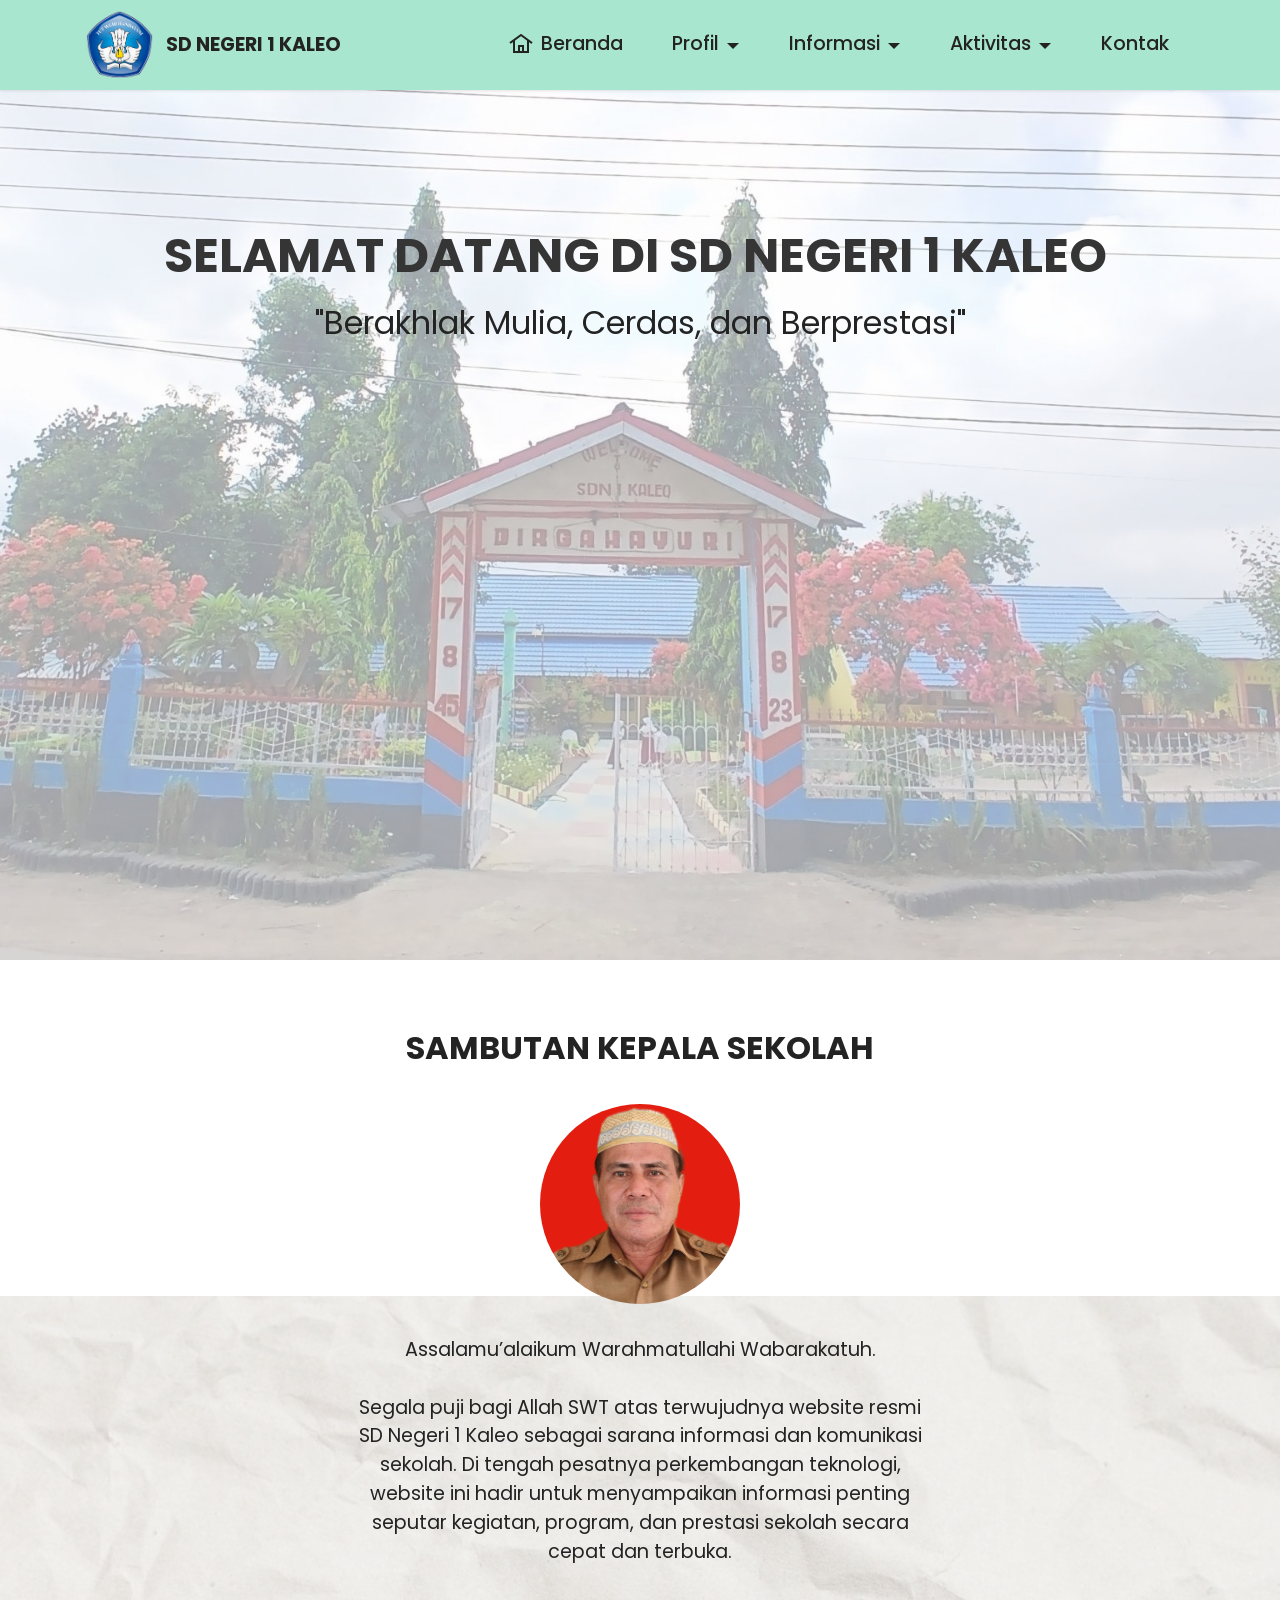
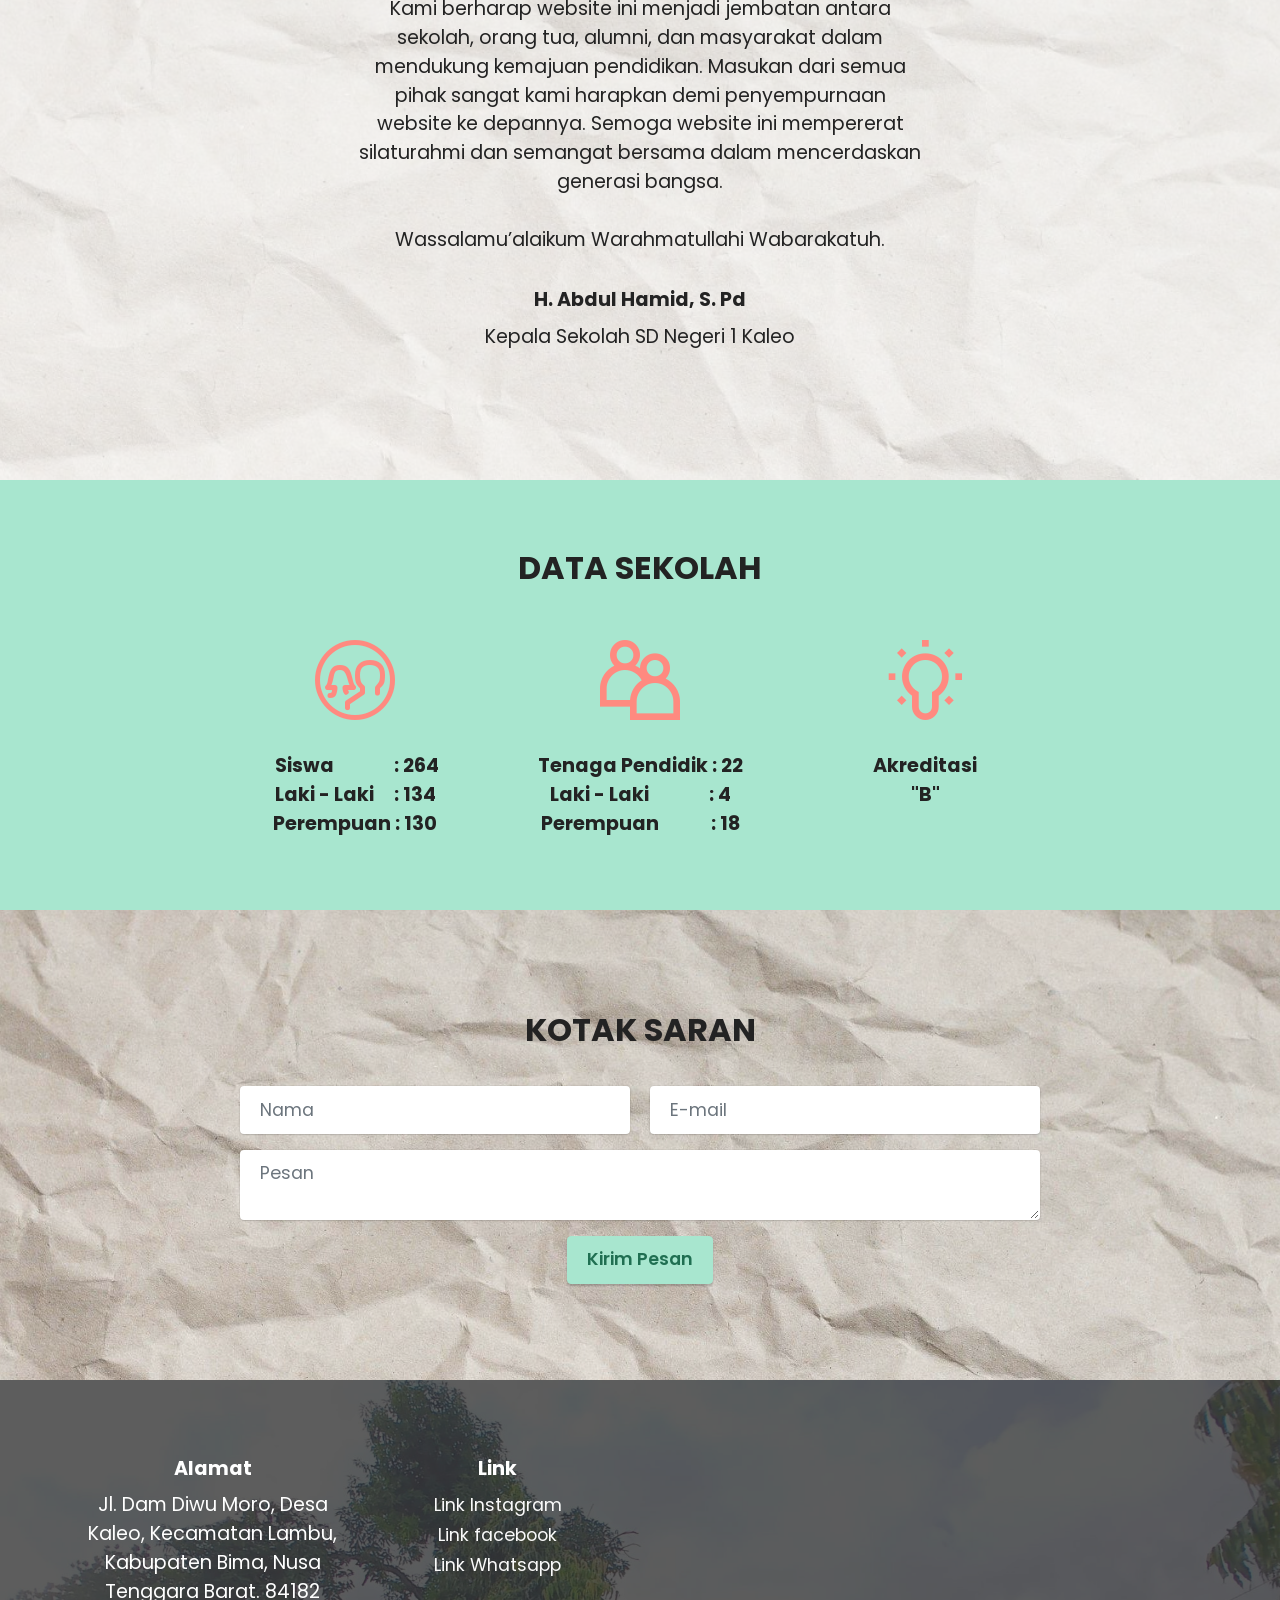
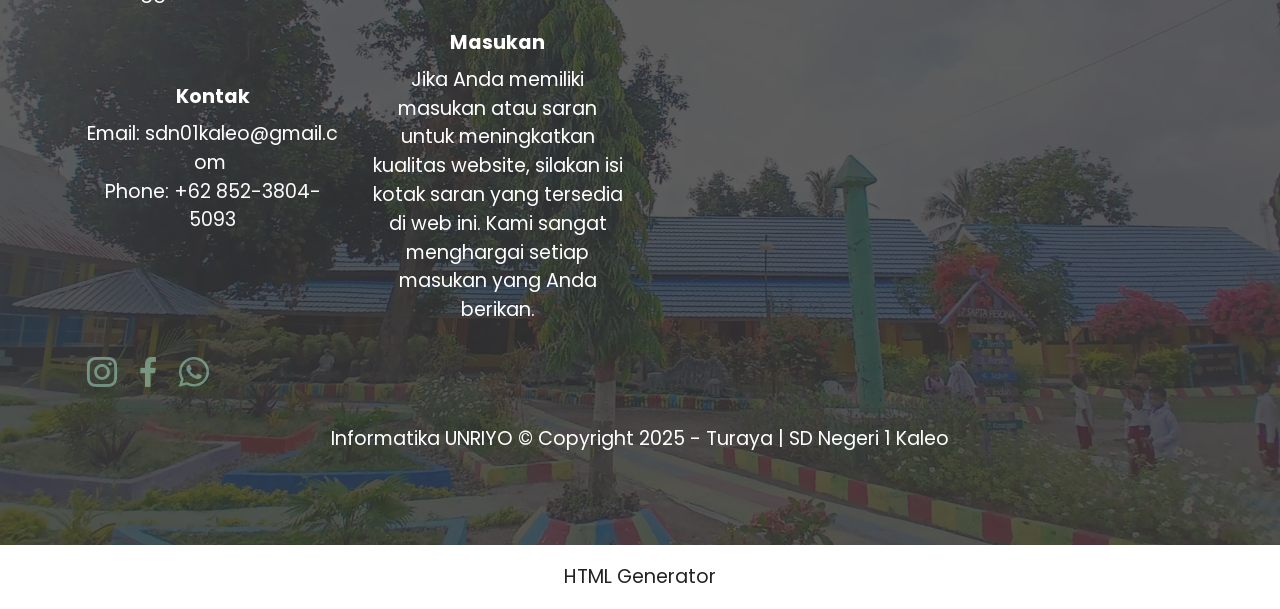
<file: index.html>
<!DOCTYPE html>
<html  >
<head>
  <!-- Site made with Mobirise Website Builder v6.0.6, https://mobirise.com -->
  <meta charset="UTF-8">
  <meta http-equiv="X-UA-Compatible" content="IE=edge">
  <meta name="generator" content="Mobirise v6.0.6, mobirise.com">
  <meta name="viewport" content="width=device-width, initial-scale=1, minimum-scale=1">
  <link rel="shortcut icon" href="assets/images/lambang-tut-wuri-handayani-removebg-preview-153x156.png" type="image/x-icon">
  <meta name="description" content="">
  
  
  <title>Beranda</title>
  <link rel="stylesheet" href="assets/web/assets/mobirise-icons2/mobirise2.css">
  <link rel="stylesheet" href="assets/web/assets/mobirise-icons-bold/mobirise-icons-bold.css">
  <link rel="stylesheet" href="assets/bootstrap/css/bootstrap.min.css">
  <link rel="stylesheet" href="assets/bootstrap/css/bootstrap-grid.min.css">
  <link rel="stylesheet" href="assets/bootstrap/css/bootstrap-reboot.min.css">
  <link rel="stylesheet" href="assets/parallax/jarallax.css">
  <link rel="stylesheet" href="assets/dropdown/css/style.css">
  <link rel="stylesheet" href="assets/socicon/css/styles.css">
  <link rel="stylesheet" href="assets/theme/css/style.css">
  <link rel="preload" href="https://fonts.googleapis.com/css?family=Poppins:100,100i,200,200i,300,300i,400,400i,500,500i,600,600i,700,700i,800,800i,900,900i&display=swap" as="style" onload="this.onload=null;this.rel='stylesheet'">
  <noscript><link rel="stylesheet" href="https://fonts.googleapis.com/css?family=Poppins:100,100i,200,200i,300,300i,400,400i,500,500i,600,600i,700,700i,800,800i,900,900i&display=swap"></noscript>
  <link rel="preload" as="style" href="assets/mobirise/css/mbr-additional.css?v=tKdHqD"><link rel="stylesheet" href="assets/mobirise/css/mbr-additional.css?v=tKdHqD" type="text/css">

  
  
  
</head>
<body>
  
  <section data-bs-version="5.1" class="menu menu3 cid-uND3jdGq7U" once="menu" id="menu3-1">
    
    <nav class="navbar navbar-dropdown navbar-fixed-top navbar-expand-lg">
        <div class="container">
            <div class="navbar-brand">
                <span class="navbar-logo">
                    <a href="index.html">
                        <img src="assets/images/lambang-tut-wuri-handayani-removebg-preview-153x156.png" alt="Mobirise" style="height: 4.3rem;">
                    </a>
                </span>
                <span class="navbar-caption-wrap"><a class="navbar-caption text-black display-7" href="index.html">SD NEGERI 1 KALEO</a></span>
            </div>
            <button class="navbar-toggler" type="button" data-toggle="collapse" data-bs-toggle="collapse" data-target="#navbarSupportedContent" data-bs-target="#navbarSupportedContent" aria-controls="navbarNavAltMarkup" aria-expanded="false" aria-label="Toggle navigation">
                <div class="hamburger">
                    <span></span>
                    <span></span>
                    <span></span>
                    <span></span>
                </div>
            </button>
            <div class="collapse navbar-collapse" id="navbarSupportedContent">
                <ul class="navbar-nav nav-dropdown nav-right" data-app-modern-menu="true"><li class="nav-item"><a class="nav-link link text-primary display-7" href="index.html"><span class="mobi-mbri mobi-mbri-home mbr-iconfont mbr-iconfont-btn"></span>Beranda</a></li>
                    <li class="nav-item dropdown"><a class="nav-link link dropdown-toggle text-primary display-7" href="#" data-toggle="dropdown-submenu" data-bs-toggle="dropdown" aria-expanded="false">Profil</a><div class="dropdown-menu"><a class="dropdown-item text-primary display-7" href="page1.html">Sejarah Sekolah</a><a class="dropdown-item text-primary display-7" href="page2.html">Visi-Misi dan Tujuan<br></a><a class="dropdown-item text-primary display-7" href="page3.html">Struktur Organisasi<br></a><a class="dropdown-item text-primary display-7" href="page4.html">Galeri Sekolah</a><a class="dropdown-item text-primary display-7" href="page5.html">Fasilitas Sekolah</a><a class="dropdown-item text-primary display-7" href="page6.html">Tenaga Pendidik</a></div></li>
                    <li class="nav-item dropdown"><a class="nav-link link dropdown-toggle text-primary display-7" href="#" data-toggle="dropdown-submenu" data-bs-toggle="dropdown" aria-expanded="false">Informasi</a><div class="dropdown-menu"><a class="dropdown-item text-primary display-7" href="page7.html">Pengumuman</a><a class="dropdown-item text-primary display-7" href="page8.html">Sistem Penerimaan Peserta Didik Baru</a></div>
                    </li><li class="nav-item dropdown"><a class="nav-link link dropdown-toggle text-primary display-7" href="#" aria-expanded="false" data-toggle="dropdown-submenu" data-bs-toggle="dropdown">Aktivitas</a><div class="dropdown-menu"><a class="dropdown-item text-primary display-7" href="page9.html" aria-expanded="false">Kegiatan</a><a class="dropdown-item text-primary display-7" href="page10.html" aria-expanded="false">Ekstrakurikuler</a></div></li><li class="nav-item"><a class="nav-link link text-primary display-7" href="page11.html" aria-expanded="false">Kontak</a></li></ul>
                
                
            </div>
        </div>
    </nav>
</section>

<section data-bs-version="5.1" class="header13 cid-uNDkPG7syL mbr-fullscreen" id="header13-x">

    

    <div class="mbr-overlay" style="opacity: 0.6; background-color: rgb(255, 255, 255);"></div>

    <div class="align-center container-fluid">
        <div class="row justify-content-end">
            <div class="col-12 col-lg-12">
                <h1 class="mbr-section-title mbr-fonts-style mb-3 display-2"><strong style=""><br></strong><strong style="">SELAMAT DATANG DI SD NEGERI 1 KALEO</strong><strong style="">&nbsp;</strong><strong><br></strong></h1>
                <h2 class="mbr-section-subtitle mbr-fonts-style mb-3 display-5">"Berakhlak Mulia, Cerdas, dan Berprestasi"<br><br><br><br><br><br><br><br><br><br><br></h2>
                
                
                
            </div>
        </div>
    </div>
</section>

<section data-bs-version="5.1" class="people5 mbr-embla cid-uSZ6TYLUFY mbr-parallax-background" id="people5-31">

    

    
    <div class="mbr-overlay" style="opacity: 0.7; background-color: rgb(255, 255, 255);">
    </div>

    <div class="position-relative text-center">
        <h3 class="mb-4 mbr-fonts-style display-5">
            <strong>SAMBUTAN KEPALA SEKOLAH</strong></h3>

        <div class="embla" data-skip-snaps="true" data-align="center" data-auto-play-interval="5">
            <div class="embla__viewport container">
                <div class="embla__container">
                    <div class="embla__slide slider-image item" style="margin-left: 7rem; margin-right: 7rem;">
                        <div class="user">
                            <div class="user_image">
                                <div class="item-wrapper position-relative">
                                    <img src="assets/images/aji-transformed-4.png" alt="Mobirise Website Builder">
                                </div>
                            </div>
                            <div class="user_text mb-4">
                                <p class="mbr-fonts-style display-7">Assalamu’alaikum Warahmatullahi Wabarakatuh.<br><br>Segala puji bagi Allah SWT atas terwujudnya website resmi SD Negeri 1 Kaleo sebagai sarana informasi dan komunikasi sekolah. Di tengah pesatnya perkembangan teknologi, website ini hadir untuk menyampaikan informasi penting seputar kegiatan, program, dan prestasi sekolah secara cepat dan terbuka.<br><br>Kami berharap website ini menjadi jembatan antara sekolah, orang tua, alumni, dan masyarakat dalam mendukung kemajuan pendidikan. Masukan dari semua pihak sangat kami harapkan demi penyempurnaan website ke depannya. Semoga website ini mempererat silaturahmi dan semangat bersama dalam mencerdaskan generasi bangsa.<br><br>Wassalamu’alaikum Warahmatullahi Wabarakatuh.<br></p>
                            </div>
                            <div class="user_name mbr-fonts-style mb-2 display-7"><strong>H. Abdul Hamid, S. Pd</strong></div>
                            <div class="user_desk mbr-fonts-style display-7">Kepala Sekolah SD Negeri 1 Kaleo</div>
                        </div>
                    </div>
                    
                    
                </div>
            </div>
            <button class="embla__button embla__button--prev">
                <span class="mobi-mbri mobi-mbri-arrow-prev mbr-iconfont" aria-hidden="true"></span>
                <span class="sr-only visually-hidden visually-hidden">Previous</span>
            </button>
            <button class="embla__button embla__button--next">
                <span class="mobi-mbri mobi-mbri-arrow-next mbr-iconfont" aria-hidden="true"></span>
                <span class="sr-only visually-hidden visually-hidden">Next</span>
            </button>
        </div>
    </div>
</section>

<section data-bs-version="5.1" class="features1 cid-uNDl2SOiiF" id="features1-z">
    

    
    <div class="container">
        <div class="row">
            <div class="col-12 col-lg-9">
                <h3 class="mbr-section-title mbr-fonts-style align-center mb-0 display-5"><strong>DATA SEKOLAH</strong></h3>
                
            </div>
        </div>
        <div class="row">
            <div class="card col-12 col-md-6 col-lg-3">
                <div class="card-wrapper">
                    <div class="card-box align-center">
                        <div class="iconfont-wrapper">
                            <span class="mbr-iconfont mbrib-users"></span>
                        </div>
                        <h5 class="card-title mbr-fonts-style display-7"><strong>&nbsp;Siswa&nbsp; &nbsp; &nbsp; &nbsp; &nbsp; &nbsp; &nbsp; &nbsp;: 264</strong><br><strong>Laki - Laki&nbsp; &nbsp; &nbsp;: 134</strong><br><strong>Perempuan : 130</strong></h5>
                        
                    </div>
                </div>
            </div>
            <div class="card col-12 col-md-6 col-lg-3">
                <div class="card-wrapper">
                    <div class="card-box align-center">
                        <div class="iconfont-wrapper">
                            <span class="mbr-iconfont mobi-mbri-users mobi-mbri"></span>
                        </div>
                        <h5 class="card-title mbr-fonts-style display-7"><strong>Tenaga Pendidik : 22</strong><strong><br></strong><strong>Laki - Laki&nbsp; &nbsp; &nbsp; &nbsp; &nbsp; &nbsp; &nbsp; &nbsp;: 4</strong><br><strong>Perempuan&nbsp; &nbsp; &nbsp; &nbsp; &nbsp; &nbsp; &nbsp;: 18</strong></h5>
                        
                    </div>
                </div>
            </div>
            <div class="card col-12 col-md-6 col-lg-3">
                <div class="card-wrapper">
                    <div class="card-box align-center">
                        <div class="iconfont-wrapper">
                            <span class="mbr-iconfont mobi-mbri-idea mobi-mbri"></span>
                        </div>
                        <h5 class="card-title mbr-fonts-style display-7"><strong>Akreditasi</strong><br><strong>"B"</strong></h5>
                        
                    </div>
                </div>
            </div>
            
        </div>
    </div>
</section>

<section data-bs-version="5.1" class="form5 cid-uNDl3u5xnk" id="form5-10">
    
    <div class="mbr-overlay"></div>
    <div class="container-fluid">
        <div class="mbr-section-head">
            <h3 class="mbr-section-title mbr-fonts-style align-center mb-0 display-5"><strong>KOTAK SARAN</strong></h3>
            
        </div>
        <div class="row justify-content-center mt-4">
            <div class="col-lg-8 mx-auto mbr-form" data-form-type="formoid">
                <form action="https://mobirise.eu/" method="POST" class="mbr-form form-with-styler" data-form-title="Form Name"><input type="hidden" name="email" data-form-email="true" value="hpbvxACk3n3E+udLE6jSHl+Duwe6b7ke3pDvLwOgXlj1T1UvWKYS1QhN1jXSn87gGoBbjtSR+gZgOwZaZONl3FebIxk3+tUaDrtf8e+72nwYZQsPMWzHqFpBjKc1GUTb">
                    <div class="row">
                        <div hidden="hidden" data-form-alert="" class="alert alert-success col-12">Thanks for filling out
                            the form!</div>
                        <div hidden="hidden" data-form-alert-danger="" class="alert alert-danger col-12">Oops...! some
                            problem!</div>
                    </div>
                    <div class="dragArea row">
                        <div class="col-md col-sm-12 form-group mb-3" data-for="name">
                            <input type="text" name="name" placeholder="Nama" data-form-field="name" class="form-control" value="" id="name-form5-10">
                        </div>
                        <div class="col-md col-sm-12 form-group mb-3" data-for="email">
                            <input type="email" name="email" placeholder="E-mail" data-form-field="email" class="form-control" value="" id="email-form5-10">
                        </div>
                        
                        <div class="col-12 form-group mb-3" data-for="textarea">
                            <textarea name="textarea" placeholder="Pesan" data-form-field="textarea" class="form-control" id="textarea-form5-10"></textarea>
                        </div>
                        <div class="col-lg-12 col-md-12 col-sm-12 align-center mbr-section-btn"><button type="submit" class="btn btn-success display-4">Kirim Pesan</button></div>
                    </div>
                </form>
            </div>
        </div>
    </div>
</section>

<section data-bs-version="5.1" class="footer6 cid-uNDl4tU7NI mbr-parallax-background" once="footers" id="footer6-11">

    

    <div class="mbr-overlay" style="opacity: 0.8; background-color: rgb(53, 53, 53);"></div>

    <div class="container">
        <div class="row content mbr-white">
            <div class="col-12 col-md-3 mbr-fonts-style display-7">
                <h5 class="mbr-section-subtitle mbr-fonts-style mb-2 display-7">
                    <strong>Alamat</strong></h5>
                <p class="mbr-text mbr-fonts-style display-7">Jl. Dam Diwu Moro, Desa Kaleo, Kecamatan Lambu, Kabupaten Bima, Nusa Tenggara Barat. 84182</p> <br>
                <h5 class="mbr-section-subtitle mbr-fonts-style mb-2 mt-4 display-7"><strong>Kontak</strong></h5>
                <p class="mbr-text mbr-fonts-style mb-4 display-7">
                    Email:&nbsp;sdn01kaleo@gmail.com&nbsp;<br>
                    Phone: <a href="tel:+6285238045093" class="text-white">+62 852-3804-5093</a><br></p>
            </div>
            <div class="col-12 col-md-3 mbr-fonts-style display-4">
                <h5 class="mbr-section-subtitle mbr-fonts-style mb-2 display-7">
                    <strong>Link</strong></h5>
                <ul class="list mbr-fonts-style mb-4 display-4">
                    <li class="mbr-text item-wrap"><a href="https://www.instagram.com/sdn1kaleo_official?igsh=MXcyemF6dzR6Y2NydA%3D%3D&utm_source=qr" class="text-white">Link&nbsp;Instagram</a></li><a href="https://www.instagram.com/sdn1kaleo_official?igsh=MXcyemF6dzR6Y2NydA%3D%3D&utm_source=qr" class="text-primary">
                    </a><li class="mbr-text item-wrap"><a href="https://www.facebook.com/profile.php?id=100089168240609&mibextid=wwXIfr&mibextid=wwXIfr" class="text-white text-primary">Link facebook</a></li><li class="mbr-text item-wrap"><a href="https://wa.me/6285238045093" class="text-white">Link Whatsapp</a></li>
                </ul>
                <h5 class="mbr-section-subtitle mbr-fonts-style mb-2 mt-5 display-7"><strong>Masukan</strong></h5>
                <p class="mbr-text mbr-fonts-style mb-4 display-7">Jika Anda memiliki masukan atau saran untuk meningkatkan kualitas website, silakan isi kotak saran yang tersedia di web ini. Kami sangat menghargai setiap masukan yang Anda berikan.
                </p>
            </div>
            <div class="col-12 col-md-6">
                <div class="google-map"><iframe frameborder="0" style="border:0" src="https://www.google.com/maps/embed?pb=!1m14!1m8!1m3!1d317.45353142539034!2d118.96976857111771!3d-8.576468698439877!3m2!1i1024!2i768!4f13.1!3m3!1m2!1s0x2db5996d97cd1fa3%3A0xad71e344f1a1a4b1!2sKaleo!5e1!3m2!1sen!2sid!4v1747986948849!5m2!1sen!2sid" allowfullscreen=""></iframe></div>
            </div>
            <div class="col-md-6">
                <div class="social-list align-left">
                    <div class="soc-item">
                        <a href="https://www.instagram.com/sdn1kaleo_official?igsh=MXcyemF6dzR6Y2NydA%3D%3D&utm_source=qr">
                            <span class="mbr-iconfont mbr-iconfont-social socicon-instagram socicon" style="color: rgb(168, 230, 207); fill: rgb(168, 230, 207); font-size: 30px;"></span>
                        </a>
                    </div>
                    <div class="soc-item">
                        
                            <a href="https://www.facebook.com/profile.php?id=100089168240609&mibextid=wwXIfr&mibextid=wwXIfr"><span class="mbr-iconfont mbr-iconfont-social socicon-facebook socicon" style="color: rgb(168, 230, 207); fill: rgb(168, 230, 207); font-size: 30px;"></span></a>
                        
                    </div>
                    <div class="soc-item">
                        <a href="https://wa.me/6285238045093" target="_blank">
                            <span class="mbr-iconfont mbr-iconfont-social socicon-whatsapp socicon" style="color: rgb(168, 230, 207); fill: rgb(168, 230, 207); font-size: 30px;"></span>
                        </a>
                    </div>
                    
                    
                    
                </div>
            </div>
        </div>
        <div class="footer-lower">
            <div class="media-container-row">
                <div class="col-sm-12">
                    <hr>
                </div>
            </div>
            <div class="col-sm-12 copyright pl-0">
                <p class="mbr-text mbr-fonts-style mbr-white display-7">Informatika UNRIYO © Copyright 2025 - Turaya | SD Negeri 1 Kaleo</p>
            </div>
        </div>
    </div>
</section><section class="display-7" style="padding: 0;align-items: center;justify-content: center;flex-wrap: wrap;    align-content: center;display: flex;position: relative;height: 4rem;"><a href="https://mobiri.se/3966347" style="flex: 1 1;height: 4rem;position: absolute;width: 100%;z-index: 1;"><img alt="" style="height: 4rem;" src="[data-uri]"></a><p style="margin: 0;text-align: center;" class="display-7">&#8204;</p><a style="z-index:1" href="https://mobirise.com/html-builder.html">HTML Generator</a></section><script src="assets/bootstrap/js/bootstrap.bundle.min.js"></script>  <script src="assets/parallax/jarallax.js"></script>  <script src="assets/smoothscroll/smooth-scroll.js"></script>  <script src="assets/ytplayer/index.js"></script>  <script src="assets/dropdown/js/navbar-dropdown.js"></script>  <script src="assets/embla/embla.min.js"></script>  <script src="assets/embla/script.js"></script>  <script src="assets/theme/js/script.js"></script>  <script src="assets/formoid/formoid.min.js"></script>  
  
  
</body>
</html>
</file>
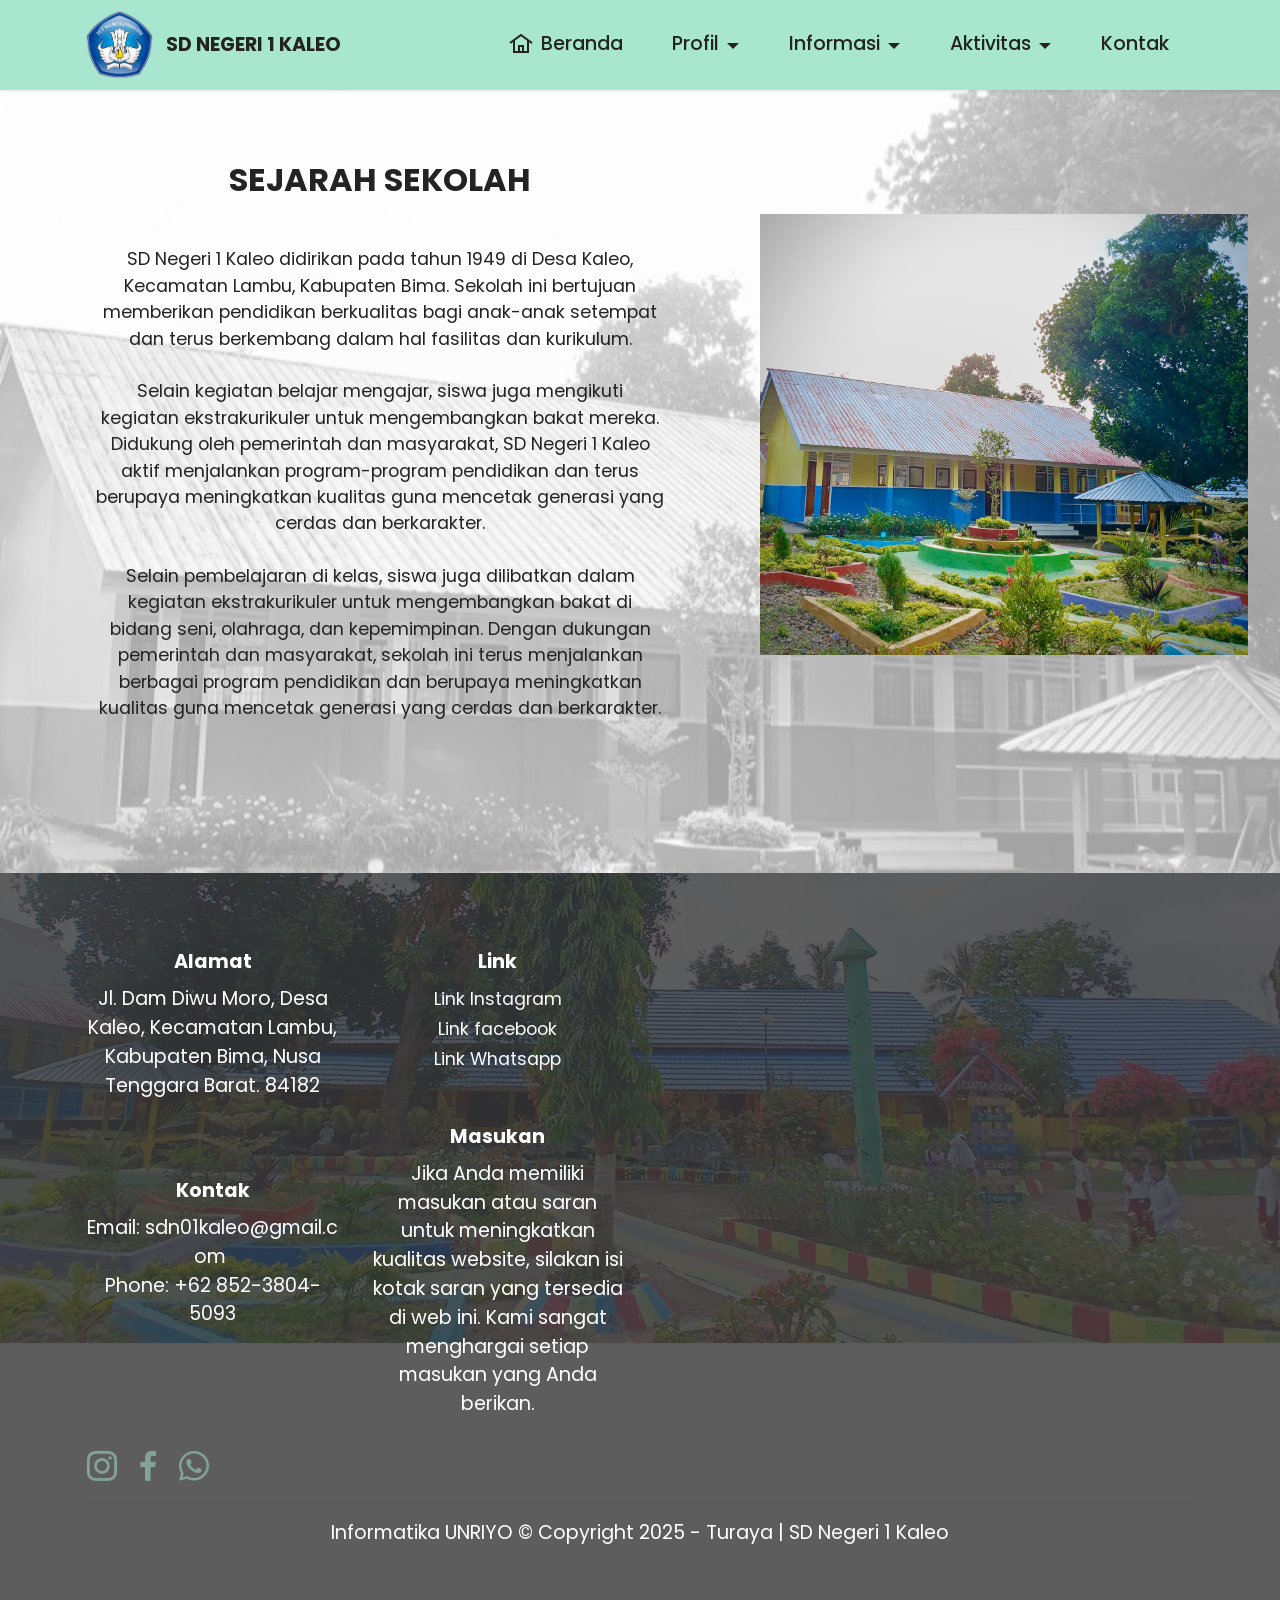
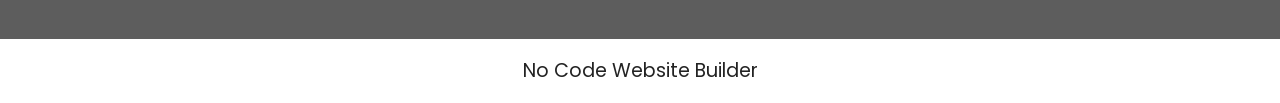
<file: page1.html>
<!DOCTYPE html>
<html  >
<head>
  <!-- Site made with Mobirise Website Builder v6.0.6, https://mobirise.com -->
  <meta charset="UTF-8">
  <meta http-equiv="X-UA-Compatible" content="IE=edge">
  <meta name="generator" content="Mobirise v6.0.6, mobirise.com">
  <meta name="viewport" content="width=device-width, initial-scale=1, minimum-scale=1">
  <link rel="shortcut icon" href="assets/images/lambang-tut-wuri-handayani-removebg-preview-153x156.png" type="image/x-icon">
  <meta name="description" content="">
  
  
  <title>Sejarah Sekolah</title>
  <link rel="stylesheet" href="assets/web/assets/mobirise-icons2/mobirise2.css">
  <link rel="stylesheet" href="assets/bootstrap/css/bootstrap.min.css">
  <link rel="stylesheet" href="assets/bootstrap/css/bootstrap-grid.min.css">
  <link rel="stylesheet" href="assets/bootstrap/css/bootstrap-reboot.min.css">
  <link rel="stylesheet" href="assets/parallax/jarallax.css">
  <link rel="stylesheet" href="assets/dropdown/css/style.css">
  <link rel="stylesheet" href="assets/socicon/css/styles.css">
  <link rel="stylesheet" href="assets/theme/css/style.css">
  <link rel="preload" href="https://fonts.googleapis.com/css?family=Poppins:100,100i,200,200i,300,300i,400,400i,500,500i,600,600i,700,700i,800,800i,900,900i&display=swap" as="style" onload="this.onload=null;this.rel='stylesheet'">
  <noscript><link rel="stylesheet" href="https://fonts.googleapis.com/css?family=Poppins:100,100i,200,200i,300,300i,400,400i,500,500i,600,600i,700,700i,800,800i,900,900i&display=swap"></noscript>
  <link rel="preload" as="style" href="assets/mobirise/css/mbr-additional.css?v=fNv7B6"><link rel="stylesheet" href="assets/mobirise/css/mbr-additional.css?v=fNv7B6" type="text/css">

  
  
  
</head>
<body>
  
  <section data-bs-version="5.1" class="menu menu3 cid-uND3jdGq7U" once="menu" id="menu3-2">
    
    <nav class="navbar navbar-dropdown navbar-fixed-top navbar-expand-lg">
        <div class="container">
            <div class="navbar-brand">
                <span class="navbar-logo">
                    <a href="index.html">
                        <img src="assets/images/lambang-tut-wuri-handayani-removebg-preview-153x156.png" alt="Mobirise" style="height: 4.3rem;">
                    </a>
                </span>
                <span class="navbar-caption-wrap"><a class="navbar-caption text-black display-7" href="index.html">SD NEGERI 1 KALEO</a></span>
            </div>
            <button class="navbar-toggler" type="button" data-toggle="collapse" data-bs-toggle="collapse" data-target="#navbarSupportedContent" data-bs-target="#navbarSupportedContent" aria-controls="navbarNavAltMarkup" aria-expanded="false" aria-label="Toggle navigation">
                <div class="hamburger">
                    <span></span>
                    <span></span>
                    <span></span>
                    <span></span>
                </div>
            </button>
            <div class="collapse navbar-collapse" id="navbarSupportedContent">
                <ul class="navbar-nav nav-dropdown nav-right" data-app-modern-menu="true"><li class="nav-item"><a class="nav-link link text-primary display-7" href="index.html"><span class="mobi-mbri mobi-mbri-home mbr-iconfont mbr-iconfont-btn"></span>Beranda</a></li>
                    <li class="nav-item dropdown"><a class="nav-link link dropdown-toggle text-primary display-7" href="#" data-toggle="dropdown-submenu" data-bs-toggle="dropdown" aria-expanded="false">Profil</a><div class="dropdown-menu"><a class="dropdown-item text-primary display-7" href="page1.html">Sejarah Sekolah</a><a class="dropdown-item text-primary display-7" href="page2.html">Visi-Misi dan Tujuan<br></a><a class="dropdown-item text-primary display-7" href="page3.html">Struktur Organisasi<br></a><a class="dropdown-item text-primary display-7" href="page4.html">Galeri Sekolah</a><a class="dropdown-item text-primary display-7" href="page5.html">Fasilitas Sekolah</a><a class="dropdown-item text-primary display-7" href="page6.html">Tenaga Pendidik</a></div></li>
                    <li class="nav-item dropdown"><a class="nav-link link dropdown-toggle text-primary display-7" href="#" data-toggle="dropdown-submenu" data-bs-toggle="dropdown" aria-expanded="false">Informasi</a><div class="dropdown-menu"><a class="dropdown-item text-primary display-7" href="page7.html">Pengumuman</a><a class="dropdown-item text-primary display-7" href="page8.html">Sistem Penerimaan Peserta Didik Baru</a></div>
                    </li><li class="nav-item dropdown"><a class="nav-link link dropdown-toggle text-primary display-7" href="#" aria-expanded="false" data-toggle="dropdown-submenu" data-bs-toggle="dropdown">Aktivitas</a><div class="dropdown-menu"><a class="dropdown-item text-primary display-7" href="page9.html" aria-expanded="false">Kegiatan</a><a class="dropdown-item text-primary display-7" href="page10.html" aria-expanded="false">Ekstrakurikuler</a></div></li><li class="nav-item"><a class="nav-link link text-primary display-7" href="page11.html" aria-expanded="false">Kontak</a></li></ul>
                
                
            </div>
        </div>
    </nav>
</section>

<section data-bs-version="5.1" class="header14 cid-uNDjmhnJLY mbr-parallax-background" id="header14-o">

    

    <div class="mbr-overlay" style="opacity: 0.6; background-color: rgb(255, 255, 255);"></div>

    <div class="container-fluid">
        <div class="row justify-content-center align-items-center">
            <div class="col-12 col-md-5 image-wrapper">
                <img src="assets/images/gedung.jpeg" alt="Mobirise">
            </div>
            <div class="col-12 col-md">
                <div class="text-wrapper">
                    <h1 class="mbr-section-title mbr-fonts-style mb-3 display-5">
                        <strong><br></strong><br><strong>SEJARAH SEKOLAH</strong><strong><br></strong></h1>
                    <p class="mbr-text mbr-fonts-style display-4"><br>SD Negeri 1 Kaleo didirikan pada tahun 1949 di Desa Kaleo, Kecamatan Lambu, Kabupaten Bima. Sekolah ini bertujuan memberikan pendidikan berkualitas bagi anak-anak setempat dan terus berkembang dalam hal fasilitas dan kurikulum.<br><br>Selain kegiatan belajar mengajar, siswa juga mengikuti kegiatan ekstrakurikuler untuk mengembangkan bakat mereka. Didukung oleh pemerintah dan masyarakat, SD Negeri 1 Kaleo aktif menjalankan program-program pendidikan dan terus berupaya meningkatkan kualitas guna mencetak generasi yang cerdas dan berkarakter.<br><br>Selain pembelajaran di kelas, siswa juga dilibatkan dalam kegiatan ekstrakurikuler untuk mengembangkan bakat di bidang seni, olahraga, dan kepemimpinan. Dengan dukungan pemerintah dan masyarakat, sekolah ini terus menjalankan berbagai program pendidikan dan berupaya meningkatkan kualitas guna mencetak generasi yang cerdas dan berkarakter.</p><p></p><p></p><p></p><br><p></p><p></p><p></p><p></p><p>&nbsp; &nbsp;&nbsp;</p><p></p>
                    
                </div>
            </div>
        </div>
    </div>
</section>

<section data-bs-version="5.1" class="footer6 cid-uNDjqz9mvF mbr-parallax-background" once="footers" id="footer6-p">

    

    <div class="mbr-overlay" style="opacity: 0.8; background-color: rgb(53, 53, 53);"></div>

    <div class="container">
        <div class="row content mbr-white">
            <div class="col-12 col-md-3 mbr-fonts-style display-7">
                <h5 class="mbr-section-subtitle mbr-fonts-style mb-2 display-7">
                    <strong>Alamat</strong></h5>
                <p class="mbr-text mbr-fonts-style display-7">Jl. Dam Diwu Moro, Desa Kaleo, Kecamatan Lambu, Kabupaten Bima, Nusa Tenggara Barat. 84182</p> <br>
                <h5 class="mbr-section-subtitle mbr-fonts-style mb-2 mt-4 display-7"><strong>Kontak</strong></h5>
                <p class="mbr-text mbr-fonts-style mb-4 display-7">
                    Email:&nbsp;sdn01kaleo@gmail.com&nbsp;<br>
                    Phone: <a href="tel:+6285238045093" class="text-white">+62 852-3804-5093</a><br></p>
            </div>
            <div class="col-12 col-md-3 mbr-fonts-style display-4">
                <h5 class="mbr-section-subtitle mbr-fonts-style mb-2 display-7">
                    <strong>Link</strong></h5>
                <ul class="list mbr-fonts-style mb-4 display-4">
                    <li class="mbr-text item-wrap"><a href="https://www.instagram.com/sdn1kaleo_official?igsh=MXcyemF6dzR6Y2NydA%3D%3D&utm_source=qr" class="text-white">Link&nbsp;Instagram</a></li><a href="https://www.instagram.com/sdn1kaleo_official?igsh=MXcyemF6dzR6Y2NydA%3D%3D&utm_source=qr" class="text-primary">
                    </a><li class="mbr-text item-wrap"><a href="https://www.facebook.com/profile.php?id=100089168240609&mibextid=wwXIfr&mibextid=wwXIfr" class="text-white text-primary">Link facebook</a></li><li class="mbr-text item-wrap"><a href="https://wa.me/6285238045093" class="text-white">Link Whatsapp</a></li>
                </ul>
                <h5 class="mbr-section-subtitle mbr-fonts-style mb-2 mt-5 display-7"><strong>Masukan</strong></h5>
                <p class="mbr-text mbr-fonts-style mb-4 display-7">Jika Anda memiliki masukan atau saran untuk meningkatkan kualitas website, silakan isi kotak saran yang tersedia di web ini. Kami sangat menghargai setiap masukan yang Anda berikan.
                </p>
            </div>
            <div class="col-12 col-md-6">
                <div class="google-map"><iframe frameborder="0" style="border:0" src="https://www.google.com/maps/embed?pb=!1m14!1m8!1m3!1d317.45353142539034!2d118.96976857111771!3d-8.576468698439877!3m2!1i1024!2i768!4f13.1!3m3!1m2!1s0x2db5996d97cd1fa3%3A0xad71e344f1a1a4b1!2sKaleo!5e1!3m2!1sen!2sid!4v1747986948849!5m2!1sen!2sid" allowfullscreen=""></iframe></div>
            </div>
            <div class="col-md-6">
                <div class="social-list align-left">
                    <div class="soc-item">
                        <a href="https://www.instagram.com/sdn1kaleo_official?igsh=MXcyemF6dzR6Y2NydA%3D%3D&utm_source=qr">
                            <span class="mbr-iconfont mbr-iconfont-social socicon-instagram socicon" style="color: rgb(168, 230, 207); fill: rgb(168, 230, 207); font-size: 30px;"></span>
                        </a>
                    </div>
                    <div class="soc-item">
                        
                            <a href="https://www.facebook.com/profile.php?id=100089168240609&mibextid=wwXIfr&mibextid=wwXIfr"><span class="mbr-iconfont mbr-iconfont-social socicon-facebook socicon" style="color: rgb(168, 230, 207); fill: rgb(168, 230, 207); font-size: 30px;"></span></a>
                        
                    </div>
                    <div class="soc-item">
                        <a href="https://wa.me/6285238045093" target="_blank">
                            <span class="mbr-iconfont mbr-iconfont-social socicon-whatsapp socicon" style="color: rgb(168, 230, 207); fill: rgb(168, 230, 207); font-size: 30px;"></span>
                        </a>
                    </div>
                    
                    
                    
                </div>
            </div>
        </div>
        <div class="footer-lower">
            <div class="media-container-row">
                <div class="col-sm-12">
                    <hr>
                </div>
            </div>
            <div class="col-sm-12 copyright pl-0">
                <p class="mbr-text mbr-fonts-style mbr-white display-7">Informatika UNRIYO © Copyright 2025 - Turaya | SD Negeri 1 Kaleo</p>
            </div>
        </div>
    </div>
</section><section class="display-7" style="padding: 0;align-items: center;justify-content: center;flex-wrap: wrap;    align-content: center;display: flex;position: relative;height: 4rem;"><a href="https://mobiri.se/3966347" style="flex: 1 1;height: 4rem;position: absolute;width: 100%;z-index: 1;"><img alt="" style="height: 4rem;" src="[data-uri]"></a><p style="margin: 0;text-align: center;" class="display-7">&#8204;</p><a style="z-index:1" href="https://mobirise.com/builder/no-code-website-builder.html">No Code Website Builder</a></section><script src="assets/bootstrap/js/bootstrap.bundle.min.js"></script>  <script src="assets/parallax/jarallax.js"></script>  <script src="assets/smoothscroll/smooth-scroll.js"></script>  <script src="assets/ytplayer/index.js"></script>  <script src="assets/dropdown/js/navbar-dropdown.js"></script>  <script src="assets/theme/js/script.js"></script>  
  
  
</body>
</html>
</file>
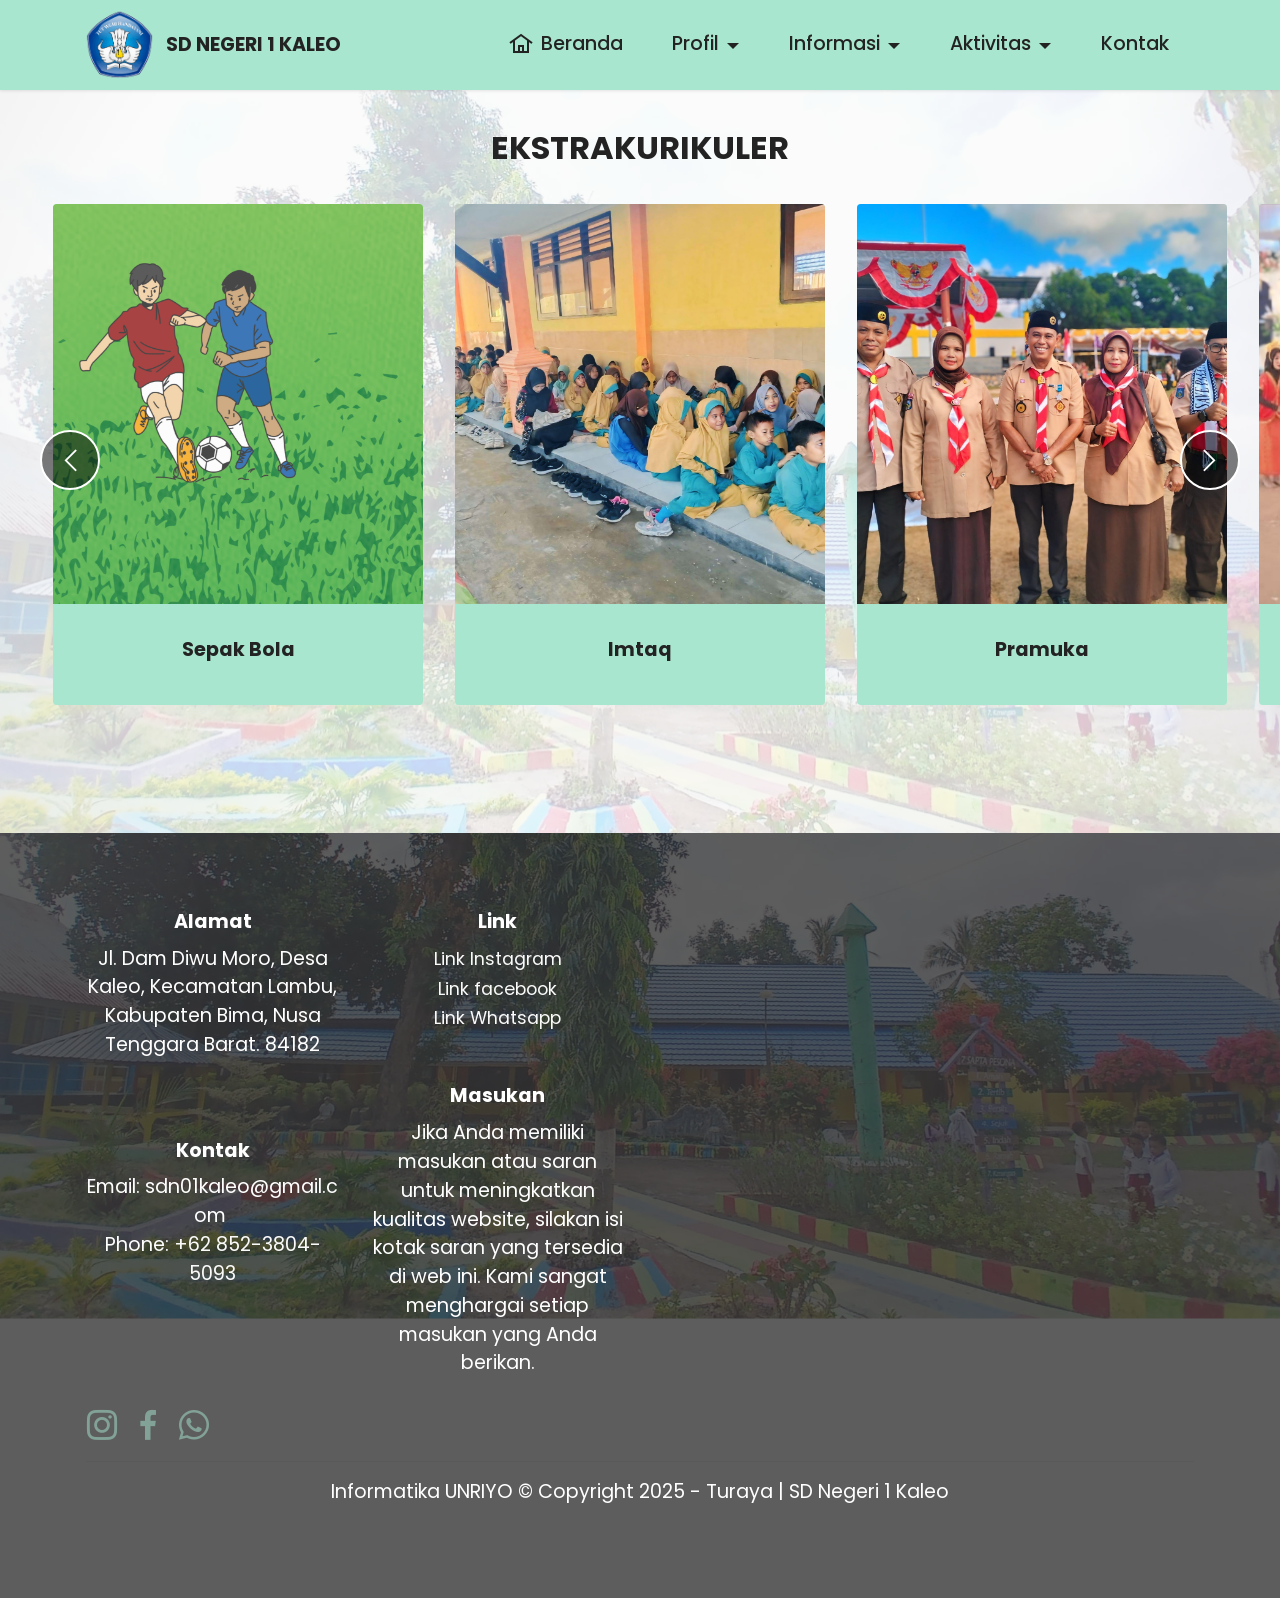
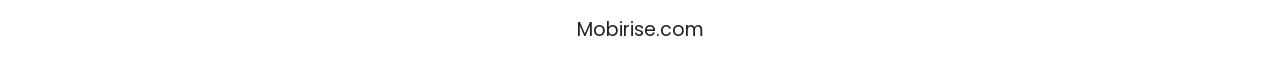
<file: page10.html>
<!DOCTYPE html>
<html  >
<head>
  <!-- Site made with Mobirise Website Builder v6.0.6, https://mobirise.com -->
  <meta charset="UTF-8">
  <meta http-equiv="X-UA-Compatible" content="IE=edge">
  <meta name="generator" content="Mobirise v6.0.6, mobirise.com">
  <meta name="viewport" content="width=device-width, initial-scale=1, minimum-scale=1">
  <link rel="shortcut icon" href="assets/images/lambang-tut-wuri-handayani-removebg-preview-153x156.png" type="image/x-icon">
  <meta name="description" content="">
  
  
  <title>Ekstrakurikuler</title>
  <link rel="stylesheet" href="assets/web/assets/mobirise-icons2/mobirise2.css">
  <link rel="stylesheet" href="assets/bootstrap/css/bootstrap.min.css">
  <link rel="stylesheet" href="assets/bootstrap/css/bootstrap-grid.min.css">
  <link rel="stylesheet" href="assets/bootstrap/css/bootstrap-reboot.min.css">
  <link rel="stylesheet" href="assets/parallax/jarallax.css">
  <link rel="stylesheet" href="assets/dropdown/css/style.css">
  <link rel="stylesheet" href="assets/socicon/css/styles.css">
  <link rel="stylesheet" href="assets/theme/css/style.css">
  <link rel="preload" href="https://fonts.googleapis.com/css?family=Poppins:100,100i,200,200i,300,300i,400,400i,500,500i,600,600i,700,700i,800,800i,900,900i&display=swap" as="style" onload="this.onload=null;this.rel='stylesheet'">
  <noscript><link rel="stylesheet" href="https://fonts.googleapis.com/css?family=Poppins:100,100i,200,200i,300,300i,400,400i,500,500i,600,600i,700,700i,800,800i,900,900i&display=swap"></noscript>
  <link rel="preload" as="style" href="assets/mobirise/css/mbr-additional.css?v=8XPbLG"><link rel="stylesheet" href="assets/mobirise/css/mbr-additional.css?v=8XPbLG" type="text/css">

  
  
  
</head>
<body>
  
  <section data-bs-version="5.1" class="menu menu3 cid-uND7AYYYlS" once="menu" id="menu3-b">
    
    <nav class="navbar navbar-dropdown navbar-fixed-top navbar-expand-lg">
        <div class="container">
            <div class="navbar-brand">
                <span class="navbar-logo">
                    <a href="index.html">
                        <img src="assets/images/lambang-tut-wuri-handayani-removebg-preview-153x156.png" alt="Mobirise" style="height: 4.3rem;">
                    </a>
                </span>
                <span class="navbar-caption-wrap"><a class="navbar-caption text-black display-7" href="index.html">SD NEGERI 1 KALEO</a></span>
            </div>
            <button class="navbar-toggler" type="button" data-toggle="collapse" data-bs-toggle="collapse" data-target="#navbarSupportedContent" data-bs-target="#navbarSupportedContent" aria-controls="navbarNavAltMarkup" aria-expanded="false" aria-label="Toggle navigation">
                <div class="hamburger">
                    <span></span>
                    <span></span>
                    <span></span>
                    <span></span>
                </div>
            </button>
            <div class="collapse navbar-collapse" id="navbarSupportedContent">
                <ul class="navbar-nav nav-dropdown nav-right" data-app-modern-menu="true"><li class="nav-item"><a class="nav-link link text-primary display-7" href="index.html"><span class="mobi-mbri mobi-mbri-home mbr-iconfont mbr-iconfont-btn"></span>Beranda</a></li>
                    <li class="nav-item dropdown"><a class="nav-link link dropdown-toggle text-primary display-7" href="#" data-toggle="dropdown-submenu" data-bs-toggle="dropdown" aria-expanded="false">Profil</a><div class="dropdown-menu"><a class="dropdown-item text-primary display-7" href="page1.html">Sejarah Sekolah</a><a class="dropdown-item text-primary display-7" href="page2.html">Visi-Misi dan Tujuan<br></a><a class="dropdown-item text-primary display-7" href="page3.html">Struktur Organisasi<br></a><a class="dropdown-item text-primary display-7" href="page4.html">Galeri Sekolah</a><a class="dropdown-item text-primary display-7" href="page5.html">Fasilitas Sekolah</a><a class="dropdown-item text-primary display-7" href="page6.html">Tenaga Pendidik</a></div></li>
                    <li class="nav-item dropdown"><a class="nav-link link dropdown-toggle text-primary display-7" href="#" data-toggle="dropdown-submenu" data-bs-toggle="dropdown" aria-expanded="false">Informasi</a><div class="dropdown-menu"><a class="dropdown-item text-primary display-7" href="page7.html">Pengumuman</a><a class="dropdown-item text-primary display-7" href="page8.html">Sistem Penerimaan Peserta Didik Baru</a></div>
                    </li><li class="nav-item dropdown"><a class="nav-link link dropdown-toggle text-primary display-7" href="#" aria-expanded="false" data-toggle="dropdown-submenu" data-bs-toggle="dropdown">Aktivitas</a><div class="dropdown-menu"><a class="dropdown-item text-primary display-7" href="page9.html" aria-expanded="false">Kegiatan</a><a class="dropdown-item text-primary display-7" href="page10.html" aria-expanded="false">Ekstrakurikuler</a></div></li><li class="nav-item"><a class="nav-link link text-primary display-7" href="page11.html" aria-expanded="false">Kontak</a></li></ul>
                
                
            </div>
        </div>
    </nav>
</section>

<section data-bs-version="5.1" class="slider5 mbr-embla cid-uSZi5vmzcs mbr-parallax-background" id="slider5-38">
    
    <div class="mbr-overlay"></div>
    <div class="position-relative">
        <div class="mbr-section-head">
            <h4 class="mbr-section-title mbr-fonts-style align-center mb-0 display-5"><strong>EKSTRAKURIKULER</strong></h4>
            
        </div>
        <div class="embla mt-4" data-skip-snaps="true" data-align="center" data-contain-scroll="trimSnaps" data-loop="true" data-auto-play="true" data-auto-play-interval="5" data-draggable="true">
            <div class="embla__viewport container-fluid">
                <div class="embla__container">
                    <div class="embla__slide slider-image item active" style="margin-left: 1rem; margin-right: 1rem;">
                        <div class="slide-content">
                            <div class="item-img">
                                <div class="item-wrapper">
                                    <img src="assets/images/imtaq-11.jpeg" alt="Mobirise Website Builder" title="" data-slide-to="0" data-bs-slide-to="0">
                                </div>
                            </div>
                            <div class="item-content">
                                <h5 class="item-title mbr-fonts-style display-7"><strong>Imtaq</strong></h5>
                                
                                
                            </div>
                            
                        </div>
                    </div>
                    <div class="embla__slide slider-image item" style="margin-left: 1rem; margin-right: 1rem;">
                        <div class="slide-content">
                            <div class="item-img">
                                <div class="item-wrapper">
                                    <img src="assets/images/pramuka.kegiatan-3.jpeg" alt="Mobirise Website Builder" title="" data-slide-to="1" data-bs-slide-to="1">
                                </div>
                            </div>
                            <div class="item-content">
                                <h5 class="item-title mbr-fonts-style display-7"><strong>Pramuka</strong></h5>
                                
                                
                            </div>
                            
                        </div>
                    </div>
                    <div class="embla__slide slider-image item" style="margin-left: 1rem; margin-right: 1rem;">
                        <div class="slide-content">
                            <div class="item-img">
                                <div class="item-wrapper">
                                    <img src="assets/images/tari4-5.jpeg" alt="Mobirise Website Builder" title="" data-slide-to="2" data-bs-slide-to="2">
                                </div>
                            </div>
                            <div class="item-content">
                                <h5 class="item-title mbr-fonts-style display-7"><strong>Seni Tari&nbsp;</strong></h5>
                                
                                
                            </div>
                            
                        </div>
                    </div><div class="embla__slide slider-image item" style="margin-left: 1rem; margin-right: 1rem;">
                        <div class="slide-content">
                            <div class="item-img">
                                <div class="item-wrapper">
                                    <img src="assets/images/2-1.png" alt="Mobirise Website Builder" title="" data-slide-to="3" data-bs-slide-to="3">
                                </div>
                            </div>
                            <div class="item-content">
                                <h5 class="item-title mbr-fonts-style display-7"><strong>Seni Suara</strong></h5>
                                
                                
                            </div>
                            
                        </div>
                    </div><div class="embla__slide slider-image item" style="margin-left: 1rem; margin-right: 1rem;">
                        <div class="slide-content">
                            <div class="item-img">
                                <div class="item-wrapper">
                                    <img src="assets/images/3-4.png" alt="Mobirise Website Builder" title="" data-slide-to="4" data-bs-slide-to="4">
                                </div>
                            </div>
                            <div class="item-content">
                                <h5 class="item-title mbr-fonts-style display-7"><strong>Sepak Bola</strong></h5>
                                
                                
                            </div>
                            
                        </div>
                    </div>
                    
                </div>
            </div>
            <button class="embla__button embla__button--prev">
                <span class="mobi-mbri mobi-mbri-arrow-prev mbr-iconfont" aria-hidden="true"></span>
                <span class="sr-only visually-hidden visually-hidden">Previous</span>
            </button>
            <button class="embla__button embla__button--next">
                <span class="mobi-mbri mobi-mbri-arrow-next mbr-iconfont" aria-hidden="true"></span>
                <span class="sr-only visually-hidden visually-hidden">Next</span>
            </button>
        </div>
    </div>
</section>

<section data-bs-version="5.1" class="footer6 cid-uNDt4EUS5c mbr-parallax-background" once="footers" id="footer6-1g">

    

    <div class="mbr-overlay" style="opacity: 0.8; background-color: rgb(53, 53, 53);"></div>

    <div class="container">
        <div class="row content mbr-white">
            <div class="col-12 col-md-3 mbr-fonts-style display-7">
                <h5 class="mbr-section-subtitle mbr-fonts-style mb-2 display-7">
                    <strong>Alamat</strong></h5>
                <p class="mbr-text mbr-fonts-style display-7">Jl. Dam Diwu Moro, Desa Kaleo, Kecamatan Lambu, Kabupaten Bima, Nusa Tenggara Barat. 84182</p> <br>
                <h5 class="mbr-section-subtitle mbr-fonts-style mb-2 mt-4 display-7"><strong>Kontak</strong></h5>
                <p class="mbr-text mbr-fonts-style mb-4 display-7">
                    Email:&nbsp;sdn01kaleo@gmail.com&nbsp;<br>
                    Phone: <a href="tel:+6285238045093" class="text-white">+62 852-3804-5093</a><br></p>
            </div>
            <div class="col-12 col-md-3 mbr-fonts-style display-4">
                <h5 class="mbr-section-subtitle mbr-fonts-style mb-2 display-7">
                    <strong>Link</strong></h5>
                <ul class="list mbr-fonts-style mb-4 display-4">
                    <li class="mbr-text item-wrap"><a href="https://www.instagram.com/sdn1kaleo_official?igsh=MXcyemF6dzR6Y2NydA%3D%3D&utm_source=qr" class="text-white">Link&nbsp;Instagram</a></li><a href="https://www.instagram.com/sdn1kaleo_official?igsh=MXcyemF6dzR6Y2NydA%3D%3D&utm_source=qr" class="text-primary">
                    </a><li class="mbr-text item-wrap"><a href="https://www.facebook.com/profile.php?id=100089168240609&mibextid=wwXIfr&mibextid=wwXIfr" class="text-white text-primary">Link facebook</a></li><li class="mbr-text item-wrap"><a href="https://wa.me/6285238045093" class="text-white">Link Whatsapp</a></li>
                </ul>
                <h5 class="mbr-section-subtitle mbr-fonts-style mb-2 mt-5 display-7"><strong>Masukan</strong></h5>
                <p class="mbr-text mbr-fonts-style mb-4 display-7">Jika Anda memiliki masukan atau saran untuk meningkatkan kualitas website, silakan isi kotak saran yang tersedia di web ini. Kami sangat menghargai setiap masukan yang Anda berikan.
                </p>
            </div>
            <div class="col-12 col-md-6">
                <div class="google-map"><iframe frameborder="0" style="border:0" src="https://www.google.com/maps/embed?pb=!1m14!1m8!1m3!1d317.45353142539034!2d118.96976857111771!3d-8.576468698439877!3m2!1i1024!2i768!4f13.1!3m3!1m2!1s0x2db5996d97cd1fa3%3A0xad71e344f1a1a4b1!2sKaleo!5e1!3m2!1sen!2sid!4v1747986948849!5m2!1sen!2sid" allowfullscreen=""></iframe></div>
            </div>
            <div class="col-md-6">
                <div class="social-list align-left">
                    <div class="soc-item">
                        <a href="https://www.instagram.com/sdn1kaleo_official?igsh=MXcyemF6dzR6Y2NydA%3D%3D&utm_source=qr">
                            <span class="mbr-iconfont mbr-iconfont-social socicon-instagram socicon" style="color: rgb(168, 230, 207); fill: rgb(168, 230, 207); font-size: 30px;"></span>
                        </a>
                    </div>
                    <div class="soc-item">
                        
                            <a href="https://www.facebook.com/profile.php?id=100089168240609&mibextid=wwXIfr&mibextid=wwXIfr"><span class="mbr-iconfont mbr-iconfont-social socicon-facebook socicon" style="color: rgb(168, 230, 207); fill: rgb(168, 230, 207); font-size: 30px;"></span></a>
                        
                    </div>
                    <div class="soc-item">
                        <a href="https://wa.me/6285238045093" target="_blank">
                            <span class="mbr-iconfont mbr-iconfont-social socicon-whatsapp socicon" style="color: rgb(168, 230, 207); fill: rgb(168, 230, 207); font-size: 30px;"></span>
                        </a>
                    </div>
                    
                    
                    
                </div>
            </div>
        </div>
        <div class="footer-lower">
            <div class="media-container-row">
                <div class="col-sm-12">
                    <hr>
                </div>
            </div>
            <div class="col-sm-12 copyright pl-0">
                <p class="mbr-text mbr-fonts-style mbr-white display-7">Informatika UNRIYO © Copyright 2025 - Turaya | SD Negeri 1 Kaleo</p>
            </div>
        </div>
    </div>
</section><section class="display-7" style="padding: 0;align-items: center;justify-content: center;flex-wrap: wrap;    align-content: center;display: flex;position: relative;height: 4rem;"><a href="https://mobiri.se/3966347" style="flex: 1 1;height: 4rem;position: absolute;width: 100%;z-index: 1;"><img alt="" style="height: 4rem;" src="[data-uri]"></a><p style="margin: 0;text-align: center;" class="display-7">&#8204;</p><a style="z-index:1" href="https://mobirise.com">Mobirise.com </a></section><script src="assets/bootstrap/js/bootstrap.bundle.min.js"></script>  <script src="assets/parallax/jarallax.js"></script>  <script src="assets/smoothscroll/smooth-scroll.js"></script>  <script src="assets/ytplayer/index.js"></script>  <script src="assets/embla/embla.min.js"></script>  <script src="assets/embla/script.js"></script>  <script src="assets/dropdown/js/navbar-dropdown.js"></script>  <script src="assets/theme/js/script.js"></script>  
  
  
</body>
</html>
</file>
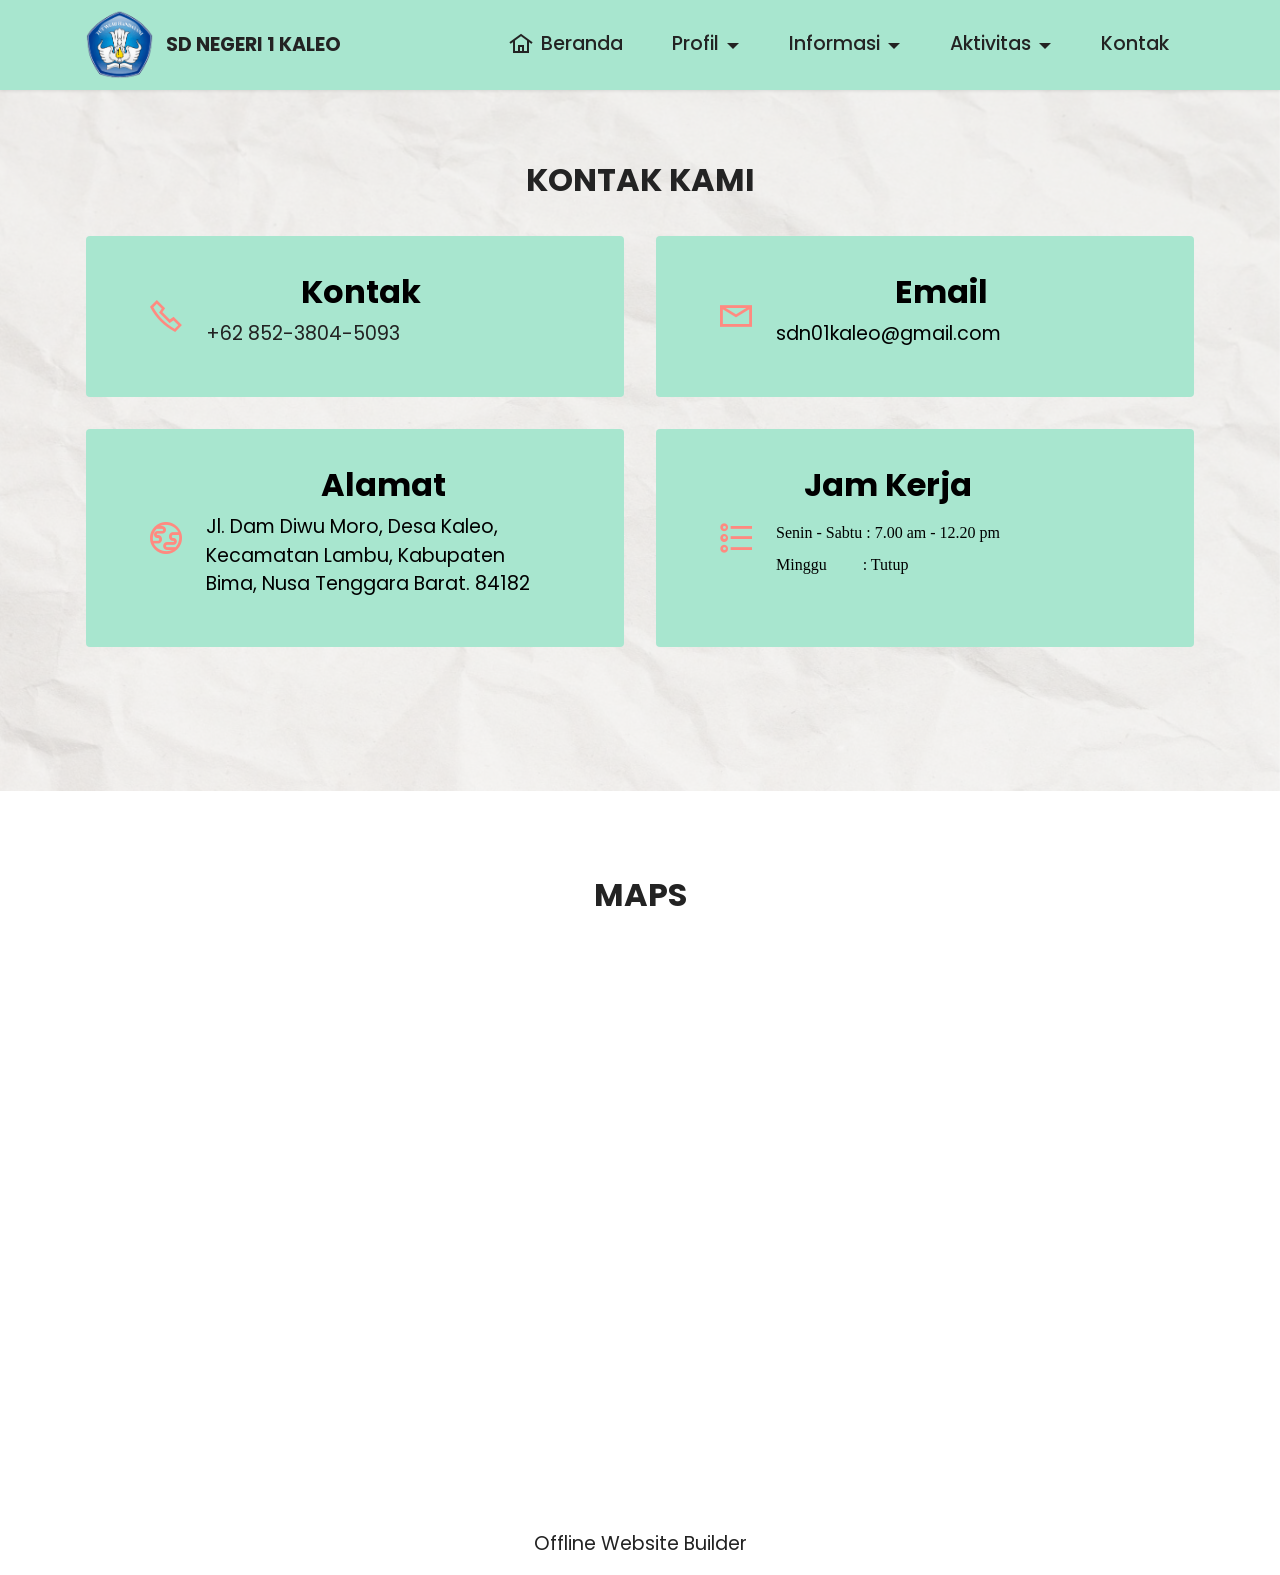
<file: page11.html>
<!DOCTYPE html>
<html  >
<head>
  <!-- Site made with Mobirise Website Builder v6.0.6, https://mobirise.com -->
  <meta charset="UTF-8">
  <meta http-equiv="X-UA-Compatible" content="IE=edge">
  <meta name="generator" content="Mobirise v6.0.6, mobirise.com">
  <meta name="viewport" content="width=device-width, initial-scale=1, minimum-scale=1">
  <link rel="shortcut icon" href="assets/images/lambang-tut-wuri-handayani-removebg-preview-153x156.png" type="image/x-icon">
  <meta name="description" content="">
  
  
  <title>Kontak</title>
  <link rel="stylesheet" href="assets/web/assets/mobirise-icons2/mobirise2.css">
  <link rel="stylesheet" href="assets/bootstrap/css/bootstrap.min.css">
  <link rel="stylesheet" href="assets/bootstrap/css/bootstrap-grid.min.css">
  <link rel="stylesheet" href="assets/bootstrap/css/bootstrap-reboot.min.css">
  <link rel="stylesheet" href="assets/parallax/jarallax.css">
  <link rel="stylesheet" href="assets/dropdown/css/style.css">
  <link rel="stylesheet" href="assets/socicon/css/styles.css">
  <link rel="stylesheet" href="assets/theme/css/style.css">
  <link rel="preload" href="https://fonts.googleapis.com/css?family=Poppins:100,100i,200,200i,300,300i,400,400i,500,500i,600,600i,700,700i,800,800i,900,900i&display=swap" as="style" onload="this.onload=null;this.rel='stylesheet'">
  <noscript><link rel="stylesheet" href="https://fonts.googleapis.com/css?family=Poppins:100,100i,200,200i,300,300i,400,400i,500,500i,600,600i,700,700i,800,800i,900,900i&display=swap"></noscript>
  <link rel="preload" as="style" href="assets/mobirise/css/mbr-additional.css?v=pSXJnE"><link rel="stylesheet" href="assets/mobirise/css/mbr-additional.css?v=pSXJnE" type="text/css">

  
  
  
</head>
<body>
  
  <section data-bs-version="5.1" class="menu menu3 cid-uND7Dwdgvv" once="menu" id="menu3-c">
    
    <nav class="navbar navbar-dropdown navbar-fixed-top navbar-expand-lg">
        <div class="container">
            <div class="navbar-brand">
                <span class="navbar-logo">
                    <a href="index.html">
                        <img src="assets/images/lambang-tut-wuri-handayani-removebg-preview-153x156.png" alt="Mobirise" style="height: 4.3rem;">
                    </a>
                </span>
                <span class="navbar-caption-wrap"><a class="navbar-caption text-black display-7" href="index.html">SD NEGERI 1 KALEO</a></span>
            </div>
            <button class="navbar-toggler" type="button" data-toggle="collapse" data-bs-toggle="collapse" data-target="#navbarSupportedContent" data-bs-target="#navbarSupportedContent" aria-controls="navbarNavAltMarkup" aria-expanded="false" aria-label="Toggle navigation">
                <div class="hamburger">
                    <span></span>
                    <span></span>
                    <span></span>
                    <span></span>
                </div>
            </button>
            <div class="collapse navbar-collapse" id="navbarSupportedContent">
                <ul class="navbar-nav nav-dropdown nav-right" data-app-modern-menu="true"><li class="nav-item"><a class="nav-link link text-primary display-7" href="index.html"><span class="mobi-mbri mobi-mbri-home mbr-iconfont mbr-iconfont-btn"></span>Beranda</a></li>
                    <li class="nav-item dropdown"><a class="nav-link link dropdown-toggle text-primary display-7" href="#" data-toggle="dropdown-submenu" data-bs-toggle="dropdown" aria-expanded="false">Profil</a><div class="dropdown-menu"><a class="dropdown-item text-primary display-7" href="page1.html">Sejarah Sekolah</a><a class="dropdown-item text-primary display-7" href="page2.html">Visi-Misi dan Tujuan<br></a><a class="dropdown-item text-primary display-7" href="page3.html">Struktur Organisasi<br></a><a class="dropdown-item text-primary display-7" href="page4.html">Galeri Sekolah</a><a class="dropdown-item text-primary display-7" href="page5.html">Fasilitas Sekolah</a><a class="dropdown-item text-primary display-7" href="page6.html">Tenaga Pendidik</a></div></li>
                    <li class="nav-item dropdown"><a class="nav-link link dropdown-toggle text-primary display-7" href="#" data-toggle="dropdown-submenu" data-bs-toggle="dropdown" aria-expanded="false">Informasi</a><div class="dropdown-menu"><a class="dropdown-item text-primary display-7" href="page7.html">Pengumuman</a><a class="dropdown-item text-primary display-7" href="page8.html">Sistem Penerimaan Peserta Didik Baru</a></div>
                    </li><li class="nav-item dropdown"><a class="nav-link link dropdown-toggle text-primary display-7" href="#" aria-expanded="false" data-toggle="dropdown-submenu" data-bs-toggle="dropdown">Aktivitas</a><div class="dropdown-menu"><a class="dropdown-item text-primary display-7" href="page9.html" aria-expanded="false">Kegiatan</a><a class="dropdown-item text-primary display-7" href="page10.html" aria-expanded="false">Ekstrakurikuler</a></div></li><li class="nav-item"><a class="nav-link link text-primary display-7" href="page11.html" aria-expanded="false">Kontak</a></li></ul>
                
                
            </div>
        </div>
    </nav>
</section>

<section data-bs-version="5.1" class="contacts2 cid-uNDle8tYzj mbr-parallax-background" id="contacts2-12">
    <!---->
    
    <div class="mbr-overlay" style="opacity: 0.8; background-color: rgb(250, 250, 250);">
    </div>
    <div class="container">
        <div class="mbr-section-head">
            <h3 class="mbr-section-title mbr-fonts-style align-center mb-0 display-5"><strong>KONTAK KAMI</strong></h3>
            
        </div>
        <div class="row justify-content-center mt-4">
            <div class="card col-12 col-md-6">
                <div class="card-wrapper">
                    <div class="image-wrapper">
                        <span class="mbr-iconfont mobi-mbri-phone mobi-mbri" style="color: rgb(255, 138, 128); fill: rgb(255, 138, 128);"></span>
                    </div>
                    <div class="text-wrapper">
                        <h6 class="card-title mbr-fonts-style mb-1 display-5"><strong>Kontak</strong></h6>
                        <p class="mbr-text mbr-fonts-style display-7"><a href="tel:+85238045093" class="text-black">+62 852-3804-5093&nbsp;</a> &nbsp; &nbsp; &nbsp; &nbsp; &nbsp; &nbsp; &nbsp; &nbsp; &nbsp; &nbsp; &nbsp;</p>
                    </div>
                </div>
            </div>
            <div class="card col-12 col-md-6">
                <div class="card-wrapper">
                    <div class="image-wrapper">
                        <span class="mbr-iconfont mobi-mbri-letter mobi-mbri" style="color: rgb(255, 138, 128); fill: rgb(255, 138, 128);"></span>
                    </div>
                    <div class="text-wrapper">
                        <h6 class="card-title mbr-fonts-style mb-1 display-5"><strong>Email</strong></h6>
                        <p class="mbr-text mbr-fonts-style display-7"> sdn01kaleo@gmail.com&nbsp; &nbsp; &nbsp; &nbsp; &nbsp; &nbsp; &nbsp; &nbsp; &nbsp; &nbsp; &nbsp;</p>
                    </div>
                </div>
            </div>
            <div class="card col-12 col-md-6">
                <div class="card-wrapper">
                    <div class="image-wrapper">
                        <span class="mbr-iconfont mobi-mbri-globe mobi-mbri" style="color: rgb(255, 138, 128); fill: rgb(255, 138, 128);"></span>
                    </div>
                    <div class="text-wrapper">
                        <h6 class="card-title mbr-fonts-style mb-1 display-5">
                            <strong>Alamat</strong></h6>
                        <p class="mbr-text mbr-fonts-style display-7">
                            Jl. Dam Diwu Moro, Desa Kaleo, Kecamatan Lambu, Kabupaten Bima, Nusa Tenggara Barat. 84182</p>
                    </div>
                </div>
            </div>
            <div class="card col-12 col-md-6">
                <div class="card-wrapper">
                    <div class="image-wrapper">
                        <span class="mbr-iconfont mobi-mbri-bulleted-list mobi-mbri" style="font-size: 32px; color: rgb(255, 138, 128); fill: rgb(255, 138, 128);"></span>
                    </div>
                    <div class="text-wrapper">
                        <h6 class="card-title mbr-fonts-style mb-1 display-5"><strong>Jam Kerja</strong></h6>
                        <p class="mbr-text mbr-fonts-style display-7"></p><p>Senin - Sabtu : 7.00 am - 12.20 pm</p><p>Minggu&nbsp; &nbsp; &nbsp; &nbsp; &nbsp;: Tutup</p><p></p>
                    </div>
                </div>
            </div>
        </div>
    </div>
</section>

<section data-bs-version="5.1" class="map1 cid-uNDI8S4B7L" id="map1-1y">
    
    
    <div class="container">
        <div class="mbr-section-head mb-4">
            <h3 class="mbr-section-title mbr-fonts-style align-center mb-0 display-5">
                <strong>MAPS</strong></h3>
            
        </div>
        <div class="google-map"><iframe frameborder="0" style="border:0" src="https://www.google.com/maps/embed/v1/place?key=AIzaSyB7QWkvlxV39ZsyKvhZRjPGVqlJFvxxNkw&amp;q=CXF9+9W9, Kaleo, Lambu, Bima Regency, West Nusa Tenggara 84182" allowfullscreen=""></iframe></div>
    </div>
</section><section class="display-7" style="padding: 0;align-items: center;justify-content: center;flex-wrap: wrap;    align-content: center;display: flex;position: relative;height: 4rem;"><a href="https://mobiri.se/3966347" style="flex: 1 1;height: 4rem;position: absolute;width: 100%;z-index: 1;"><img alt="" style="height: 4rem;" src="[data-uri]"></a><p style="margin: 0;text-align: center;" class="display-7">&#8204;</p><a style="z-index:1" href="https://mobirise.com/offline-website-builder.html">Offline Website Builder</a></section><script src="assets/bootstrap/js/bootstrap.bundle.min.js"></script>  <script src="assets/parallax/jarallax.js"></script>  <script src="assets/smoothscroll/smooth-scroll.js"></script>  <script src="assets/ytplayer/index.js"></script>  <script src="assets/dropdown/js/navbar-dropdown.js"></script>  <script src="assets/theme/js/script.js"></script>  
  
  
</body>
</html>
</file>
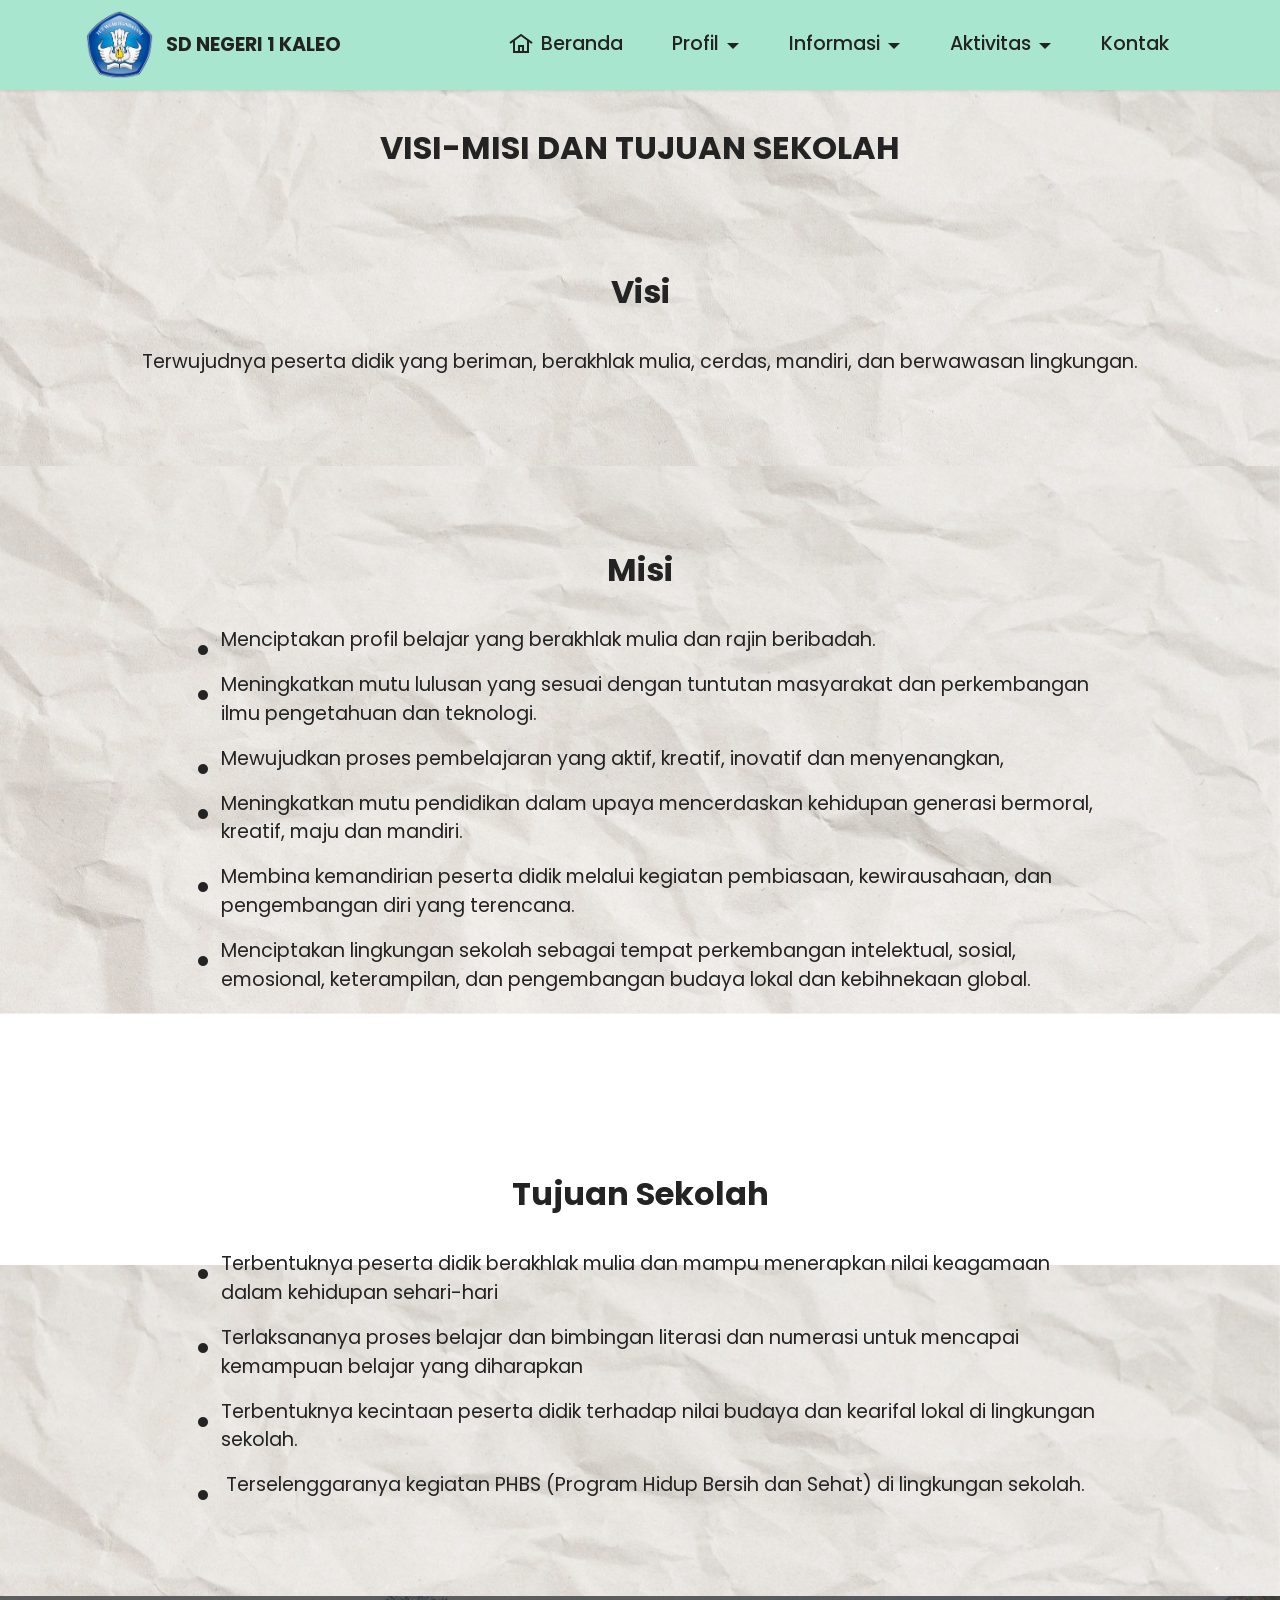
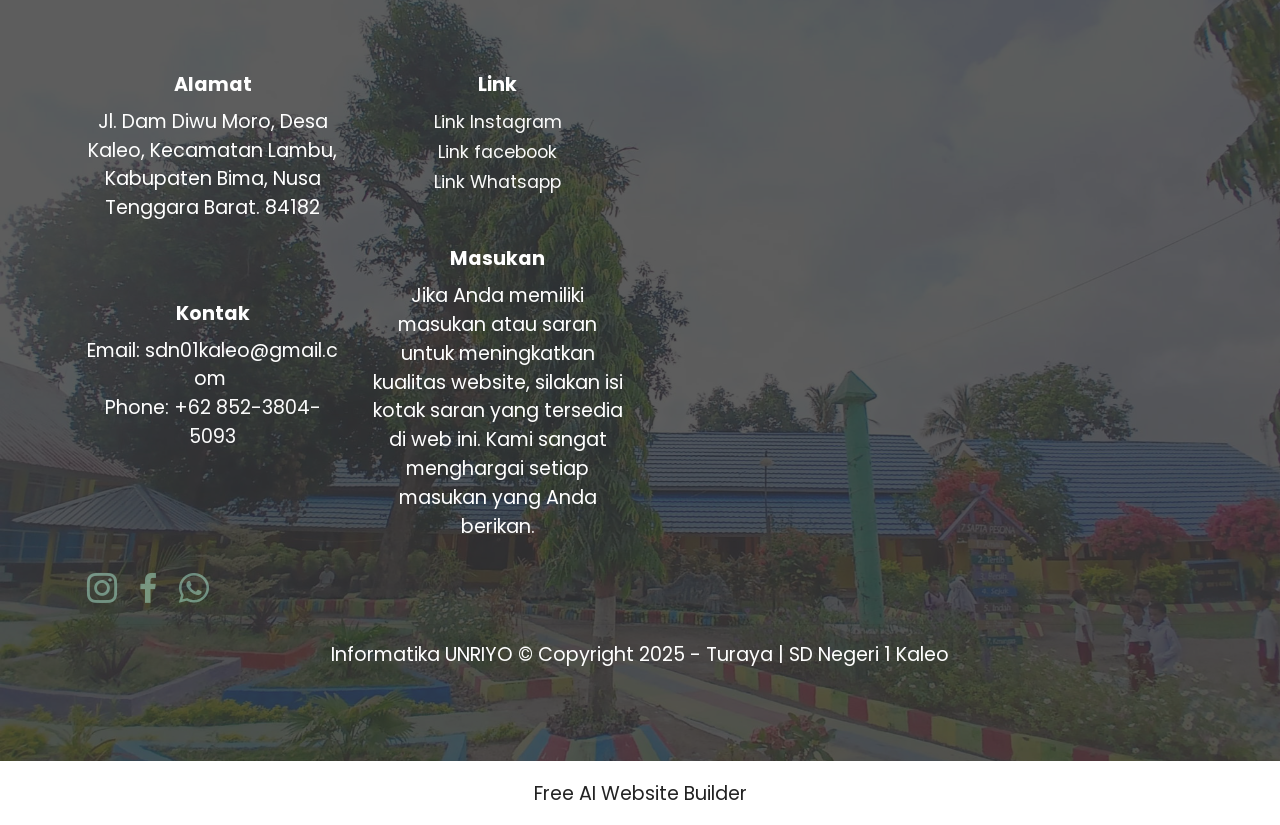
<file: page2.html>
<!DOCTYPE html>
<html  >
<head>
  <!-- Site made with Mobirise Website Builder v6.0.6, https://mobirise.com -->
  <meta charset="UTF-8">
  <meta http-equiv="X-UA-Compatible" content="IE=edge">
  <meta name="generator" content="Mobirise v6.0.6, mobirise.com">
  <meta name="viewport" content="width=device-width, initial-scale=1, minimum-scale=1">
  <link rel="shortcut icon" href="assets/images/lambang-tut-wuri-handayani-removebg-preview-153x156.png" type="image/x-icon">
  <meta name="description" content="">
  
  
  <title>Visi-Misi dan Tujuan</title>
  <link rel="stylesheet" href="assets/web/assets/mobirise-icons2/mobirise2.css">
  <link rel="stylesheet" href="assets/bootstrap/css/bootstrap.min.css">
  <link rel="stylesheet" href="assets/bootstrap/css/bootstrap-grid.min.css">
  <link rel="stylesheet" href="assets/bootstrap/css/bootstrap-reboot.min.css">
  <link rel="stylesheet" href="assets/parallax/jarallax.css">
  <link rel="stylesheet" href="assets/dropdown/css/style.css">
  <link rel="stylesheet" href="assets/socicon/css/styles.css">
  <link rel="stylesheet" href="assets/theme/css/style.css">
  <link rel="preload" href="https://fonts.googleapis.com/css?family=Poppins:100,100i,200,200i,300,300i,400,400i,500,500i,600,600i,700,700i,800,800i,900,900i&display=swap" as="style" onload="this.onload=null;this.rel='stylesheet'">
  <noscript><link rel="stylesheet" href="https://fonts.googleapis.com/css?family=Poppins:100,100i,200,200i,300,300i,400,400i,500,500i,600,600i,700,700i,800,800i,900,900i&display=swap"></noscript>
  <link rel="preload" as="style" href="assets/mobirise/css/mbr-additional.css?v=coAQiE"><link rel="stylesheet" href="assets/mobirise/css/mbr-additional.css?v=coAQiE" type="text/css">

  
  
  
</head>
<body>
  
  <section data-bs-version="5.1" class="menu menu3 cid-uND79cHMMQ" once="menu" id="menu3-3">
    
    <nav class="navbar navbar-dropdown navbar-fixed-top navbar-expand-lg">
        <div class="container">
            <div class="navbar-brand">
                <span class="navbar-logo">
                    <a href="index.html">
                        <img src="assets/images/lambang-tut-wuri-handayani-removebg-preview-153x156.png" alt="Mobirise" style="height: 4.3rem;">
                    </a>
                </span>
                <span class="navbar-caption-wrap"><a class="navbar-caption text-black display-7" href="index.html">SD NEGERI 1 KALEO</a></span>
            </div>
            <button class="navbar-toggler" type="button" data-toggle="collapse" data-bs-toggle="collapse" data-target="#navbarSupportedContent" data-bs-target="#navbarSupportedContent" aria-controls="navbarNavAltMarkup" aria-expanded="false" aria-label="Toggle navigation">
                <div class="hamburger">
                    <span></span>
                    <span></span>
                    <span></span>
                    <span></span>
                </div>
            </button>
            <div class="collapse navbar-collapse" id="navbarSupportedContent">
                <ul class="navbar-nav nav-dropdown nav-right" data-app-modern-menu="true"><li class="nav-item"><a class="nav-link link text-primary display-7" href="index.html"><span class="mobi-mbri mobi-mbri-home mbr-iconfont mbr-iconfont-btn"></span>Beranda</a></li>
                    <li class="nav-item dropdown"><a class="nav-link link dropdown-toggle text-primary display-7" href="#" data-toggle="dropdown-submenu" data-bs-toggle="dropdown" aria-expanded="false">Profil</a><div class="dropdown-menu"><a class="dropdown-item text-primary display-7" href="page1.html">Sejarah Sekolah</a><a class="dropdown-item text-primary display-7" href="page2.html">Visi-Misi dan Tujuan<br></a><a class="dropdown-item text-primary display-7" href="page3.html">Struktur Organisasi<br></a><a class="dropdown-item text-primary display-7" href="page4.html">Galeri Sekolah</a><a class="dropdown-item text-primary display-7" href="page5.html">Fasilitas Sekolah</a><a class="dropdown-item text-primary display-7" href="page6.html">Tenaga Pendidik</a></div></li>
                    <li class="nav-item dropdown"><a class="nav-link link dropdown-toggle text-primary display-7" href="#" data-toggle="dropdown-submenu" data-bs-toggle="dropdown" aria-expanded="false">Informasi</a><div class="dropdown-menu"><a class="dropdown-item text-primary display-7" href="page7.html">Pengumuman</a><a class="dropdown-item text-primary display-7" href="page8.html">Sistem Penerimaan Peserta Didik Baru</a></div>
                    </li><li class="nav-item dropdown"><a class="nav-link link dropdown-toggle text-primary display-7" href="#" aria-expanded="false" data-toggle="dropdown-submenu" data-bs-toggle="dropdown">Aktivitas</a><div class="dropdown-menu"><a class="dropdown-item text-primary display-7" href="page9.html" aria-expanded="false">Kegiatan</a><a class="dropdown-item text-primary display-7" href="page10.html" aria-expanded="false">Ekstrakurikuler</a></div></li><li class="nav-item"><a class="nav-link link text-primary display-7" href="page11.html" aria-expanded="false">Kontak</a></li></ul>
                
                
            </div>
        </div>
    </nav>
</section>

<section data-bs-version="5.1" class="content4 cid-uNDjz35fSr mbr-parallax-background" id="content4-r">
    
    <div class="mbr-overlay" style="opacity: 0.6; background-color: rgb(255, 255, 255);">
    </div>
    <div class="container-fluid">
        <div class="row justify-content-center">
            <div class="title col-md-12 col-lg-10">
                <h3 class="mbr-section-title mbr-fonts-style align-center mb-4 display-5"><strong>VISI-MISI DAN TUJUAN SEKOLAH</strong><br><strong><br></strong><br><strong>Visi</strong></h3>
                <h4 class="mbr-section-subtitle align-center mbr-fonts-style mb-4 display-7">Terwujudnya peserta didik yang beriman, berakhlak mulia, cerdas, mandiri, dan berwawasan lingkungan.<br><br><br></h4>
                
            </div>
        </div>
    </div>
</section>

<section data-bs-version="5.1" class="content14 cid-uO1DeZyW2o mbr-parallax-background" id="content14-29">
    
    <div class="mbr-overlay" style="opacity: 0.6; background-color: rgb(255, 255, 255);"></div>
    
    <div class="container">
        <div class="row justify-content-center">
            <div class="col-md-12 col-lg-10">
                    <h3 class="mbr-section-title mbr-fonts-style mb-4 display-5">
                        <strong>Misi</strong>
                    </h3>
                <ul class="list mbr-fonts-style display-7">
                    <li>Menciptakan profil belajar yang berakhlak mulia dan rajin beribadah.</li><li>Meningkatkan mutu lulusan yang sesuai dengan tuntutan masyarakat dan perkembangan ilmu pengetahuan dan teknologi.</li><li>Mewujudkan proses pembelajaran yang aktif, kreatif, inovatif dan menyenangkan,</li><li>Meningkatkan mutu pendidikan dalam upaya mencerdaskan kehidupan generasi bermoral, kreatif, maju dan mandiri.</li><li>Membina kemandirian peserta didik melalui kegiatan pembiasaan, kewirausahaan, dan pengembangan diri yang terencana.&nbsp;</li><li>Menciptakan lingkungan sekolah sebagai tempat perkembangan intelektual, sosial, emosional, keterampilan, dan pengembangan budaya lokal dan kebihnekaan global.&nbsp;</li>
                </ul>
            </div>
        </div>
    </div>
</section>

<section data-bs-version="5.1" class="content14 cid-uO1DHTZ06F mbr-parallax-background" id="content14-2a">
    
    <div class="mbr-overlay" style="opacity: 0.6; background-color: rgb(255, 255, 255);"></div>
    
    <div class="container">
        <div class="row justify-content-center">
            <div class="col-md-12 col-lg-10">
                    <h3 class="mbr-section-title mbr-fonts-style mb-4 display-5"><strong>Tujuan Sekolah</strong></h3>
                <ul class="list mbr-fonts-style display-7">
                    <li>Terbentuknya peserta didik berakhlak mulia dan mampu menerapkan nilai keagamaan dalam kehidupan sehari-hari</li><li>Terlaksananya proses belajar dan bimbingan literasi dan numerasi untuk mencapai kemampuan belajar yang diharapkan</li><li>Terbentuknya kecintaan peserta didik terhadap nilai budaya dan kearifal lokal di lingkungan sekolah.&nbsp;</li><li>&nbsp;Terselenggaranya kegiatan PHBS (Program Hidup Bersih dan Sehat) di lingkungan sekolah.&nbsp;</li>
                </ul>
            </div>
        </div>
    </div>
</section>

<section data-bs-version="5.1" class="footer6 cid-uO1EhPiOgU mbr-parallax-background" once="footers" id="footer6-2b">

    

    <div class="mbr-overlay" style="opacity: 0.8; background-color: rgb(53, 53, 53);"></div>

    <div class="container">
        <div class="row content mbr-white">
            <div class="col-12 col-md-3 mbr-fonts-style display-7">
                <h5 class="mbr-section-subtitle mbr-fonts-style mb-2 display-7">
                    <strong>Alamat</strong></h5>
                <p class="mbr-text mbr-fonts-style display-7">Jl. Dam Diwu Moro, Desa Kaleo, Kecamatan Lambu, Kabupaten Bima, Nusa Tenggara Barat. 84182</p> <br>
                <h5 class="mbr-section-subtitle mbr-fonts-style mb-2 mt-4 display-7"><strong>Kontak</strong></h5>
                <p class="mbr-text mbr-fonts-style mb-4 display-7">
                    Email:&nbsp;sdn01kaleo@gmail.com&nbsp;<br>
                    Phone: <a href="tel:+6285238045093" class="text-white">+62 852-3804-5093</a><br></p>
            </div>
            <div class="col-12 col-md-3 mbr-fonts-style display-4">
                <h5 class="mbr-section-subtitle mbr-fonts-style mb-2 display-7">
                    <strong>Link</strong></h5>
                <ul class="list mbr-fonts-style mb-4 display-4">
                    <li class="mbr-text item-wrap"><a href="https://www.instagram.com/sdn1kaleo_official?igsh=MXcyemF6dzR6Y2NydA%3D%3D&utm_source=qr" class="text-white">Link&nbsp;Instagram</a></li><a href="https://www.instagram.com/sdn1kaleo_official?igsh=MXcyemF6dzR6Y2NydA%3D%3D&utm_source=qr" class="text-primary">
                    </a><li class="mbr-text item-wrap"><a href="https://www.facebook.com/profile.php?id=100089168240609&mibextid=wwXIfr&mibextid=wwXIfr" class="text-white text-primary">Link facebook</a></li><li class="mbr-text item-wrap"><a href="https://wa.me/6285238045093" class="text-white">Link Whatsapp</a></li>
                </ul>
                <h5 class="mbr-section-subtitle mbr-fonts-style mb-2 mt-5 display-7"><strong>Masukan</strong></h5>
                <p class="mbr-text mbr-fonts-style mb-4 display-7">Jika Anda memiliki masukan atau saran untuk meningkatkan kualitas website, silakan isi kotak saran yang tersedia di web ini. Kami sangat menghargai setiap masukan yang Anda berikan.
                </p>
            </div>
            <div class="col-12 col-md-6">
                <div class="google-map"><iframe frameborder="0" style="border:0" src="https://www.google.com/maps/embed?pb=!1m14!1m8!1m3!1d317.45353142539034!2d118.96976857111771!3d-8.576468698439877!3m2!1i1024!2i768!4f13.1!3m3!1m2!1s0x2db5996d97cd1fa3%3A0xad71e344f1a1a4b1!2sKaleo!5e1!3m2!1sen!2sid!4v1747986948849!5m2!1sen!2sid" allowfullscreen=""></iframe></div>
            </div>
            <div class="col-md-6">
                <div class="social-list align-left">
                    <div class="soc-item">
                        <a href="https://www.instagram.com/sdn1kaleo_official?igsh=MXcyemF6dzR6Y2NydA%3D%3D&utm_source=qr">
                            <span class="mbr-iconfont mbr-iconfont-social socicon-instagram socicon" style="color: rgb(168, 230, 207); fill: rgb(168, 230, 207); font-size: 30px;"></span>
                        </a>
                    </div>
                    <div class="soc-item">
                        
                            <a href="https://www.facebook.com/profile.php?id=100089168240609&mibextid=wwXIfr&mibextid=wwXIfr"><span class="mbr-iconfont mbr-iconfont-social socicon-facebook socicon" style="color: rgb(168, 230, 207); fill: rgb(168, 230, 207); font-size: 30px;"></span></a>
                        
                    </div>
                    <div class="soc-item">
                        <a href="https://wa.me/6285238045093" target="_blank">
                            <span class="mbr-iconfont mbr-iconfont-social socicon-whatsapp socicon" style="color: rgb(168, 230, 207); fill: rgb(168, 230, 207); font-size: 30px;"></span>
                        </a>
                    </div>
                    
                    
                    
                </div>
            </div>
        </div>
        <div class="footer-lower">
            <div class="media-container-row">
                <div class="col-sm-12">
                    <hr>
                </div>
            </div>
            <div class="col-sm-12 copyright pl-0">
                <p class="mbr-text mbr-fonts-style mbr-white display-7">Informatika UNRIYO © Copyright 2025 - Turaya | SD Negeri 1 Kaleo</p>
            </div>
        </div>
    </div>
</section><section class="display-7" style="padding: 0;align-items: center;justify-content: center;flex-wrap: wrap;    align-content: center;display: flex;position: relative;height: 4rem;"><a href="https://mobiri.se/3966347" style="flex: 1 1;height: 4rem;position: absolute;width: 100%;z-index: 1;"><img alt="" style="height: 4rem;" src="[data-uri]"></a><p style="margin: 0;text-align: center;" class="display-7">&#8204;</p><a style="z-index:1" href="https://mobirise.com/builder/ai-website-builder.html">Free AI Website Builder</a></section><script src="assets/bootstrap/js/bootstrap.bundle.min.js"></script>  <script src="assets/parallax/jarallax.js"></script>  <script src="assets/smoothscroll/smooth-scroll.js"></script>  <script src="assets/ytplayer/index.js"></script>  <script src="assets/dropdown/js/navbar-dropdown.js"></script>  <script src="assets/theme/js/script.js"></script>  
  
  
</body>
</html>
</file>
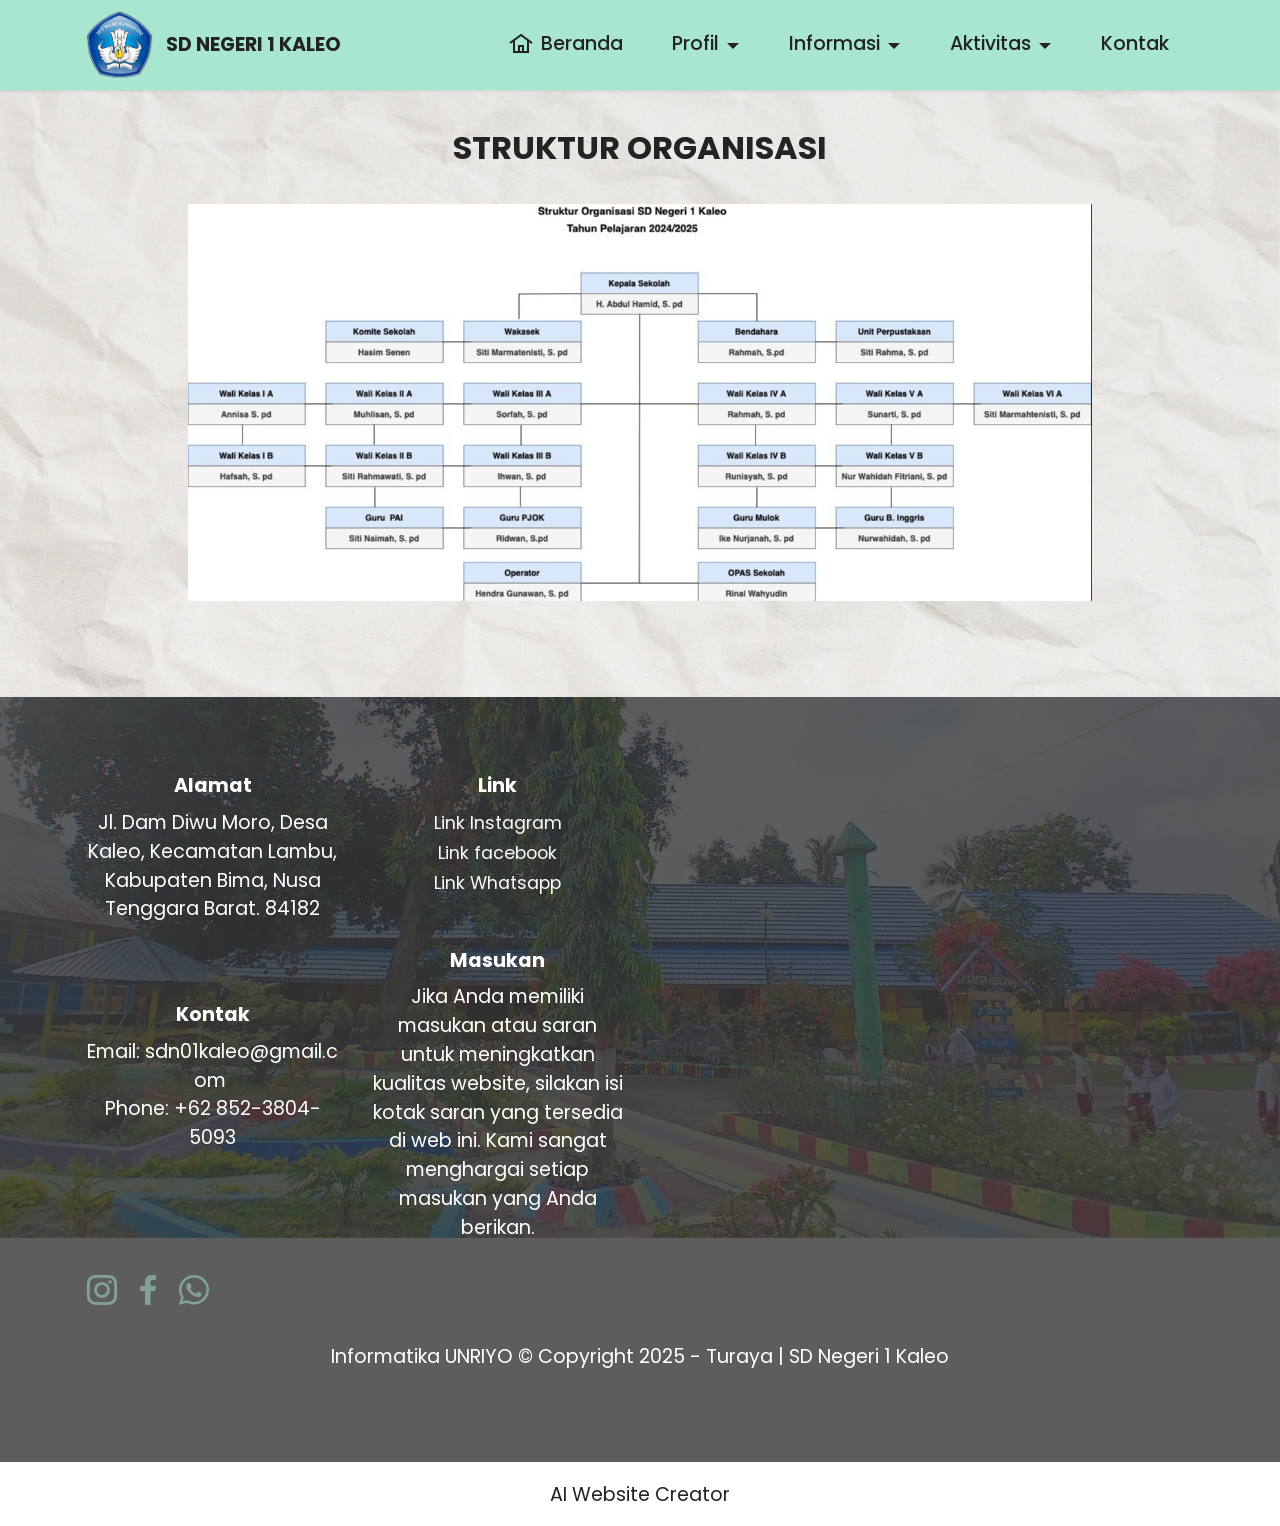
<file: page3.html>
<!DOCTYPE html>
<html  >
<head>
  <!-- Site made with Mobirise Website Builder v6.0.6, https://mobirise.com -->
  <meta charset="UTF-8">
  <meta http-equiv="X-UA-Compatible" content="IE=edge">
  <meta name="generator" content="Mobirise v6.0.6, mobirise.com">
  <meta name="viewport" content="width=device-width, initial-scale=1, minimum-scale=1">
  <link rel="shortcut icon" href="assets/images/lambang-tut-wuri-handayani-removebg-preview-153x156.png" type="image/x-icon">
  <meta name="description" content="">
  
  
  <title>Struktur Organisasi</title>
  <link rel="stylesheet" href="assets/web/assets/mobirise-icons2/mobirise2.css">
  <link rel="stylesheet" href="assets/bootstrap/css/bootstrap.min.css">
  <link rel="stylesheet" href="assets/bootstrap/css/bootstrap-grid.min.css">
  <link rel="stylesheet" href="assets/bootstrap/css/bootstrap-reboot.min.css">
  <link rel="stylesheet" href="assets/parallax/jarallax.css">
  <link rel="stylesheet" href="assets/dropdown/css/style.css">
  <link rel="stylesheet" href="assets/socicon/css/styles.css">
  <link rel="stylesheet" href="assets/theme/css/style.css">
  <link rel="preload" href="https://fonts.googleapis.com/css?family=Poppins:100,100i,200,200i,300,300i,400,400i,500,500i,600,600i,700,700i,800,800i,900,900i&display=swap" as="style" onload="this.onload=null;this.rel='stylesheet'">
  <noscript><link rel="stylesheet" href="https://fonts.googleapis.com/css?family=Poppins:100,100i,200,200i,300,300i,400,400i,500,500i,600,600i,700,700i,800,800i,900,900i&display=swap"></noscript>
  <link rel="preload" as="style" href="assets/mobirise/css/mbr-additional.css?v=HLZBwV"><link rel="stylesheet" href="assets/mobirise/css/mbr-additional.css?v=HLZBwV" type="text/css">

  
  
  
</head>
<body>
  
  <section data-bs-version="5.1" class="menu menu3 cid-uND7bTCZxH" once="menu" id="menu3-4">
    
    <nav class="navbar navbar-dropdown navbar-fixed-top navbar-expand-lg">
        <div class="container">
            <div class="navbar-brand">
                <span class="navbar-logo">
                    <a href="index.html">
                        <img src="assets/images/lambang-tut-wuri-handayani-removebg-preview-153x156.png" alt="Mobirise" style="height: 4.3rem;">
                    </a>
                </span>
                <span class="navbar-caption-wrap"><a class="navbar-caption text-black display-7" href="index.html">SD NEGERI 1 KALEO</a></span>
            </div>
            <button class="navbar-toggler" type="button" data-toggle="collapse" data-bs-toggle="collapse" data-target="#navbarSupportedContent" data-bs-target="#navbarSupportedContent" aria-controls="navbarNavAltMarkup" aria-expanded="false" aria-label="Toggle navigation">
                <div class="hamburger">
                    <span></span>
                    <span></span>
                    <span></span>
                    <span></span>
                </div>
            </button>
            <div class="collapse navbar-collapse" id="navbarSupportedContent">
                <ul class="navbar-nav nav-dropdown nav-right" data-app-modern-menu="true"><li class="nav-item"><a class="nav-link link text-primary display-7" href="index.html"><span class="mobi-mbri mobi-mbri-home mbr-iconfont mbr-iconfont-btn"></span>Beranda</a></li>
                    <li class="nav-item dropdown"><a class="nav-link link dropdown-toggle text-primary display-7" href="#" data-toggle="dropdown-submenu" data-bs-toggle="dropdown" aria-expanded="false">Profil</a><div class="dropdown-menu"><a class="dropdown-item text-primary display-7" href="page1.html">Sejarah Sekolah</a><a class="dropdown-item text-primary display-7" href="page2.html">Visi-Misi dan Tujuan<br></a><a class="dropdown-item text-primary display-7" href="page3.html">Struktur Organisasi<br></a><a class="dropdown-item text-primary display-7" href="page4.html">Galeri Sekolah</a><a class="dropdown-item text-primary display-7" href="page5.html">Fasilitas Sekolah</a><a class="dropdown-item text-primary display-7" href="page6.html">Tenaga Pendidik</a></div></li>
                    <li class="nav-item dropdown"><a class="nav-link link dropdown-toggle text-primary display-7" href="#" data-toggle="dropdown-submenu" data-bs-toggle="dropdown" aria-expanded="false">Informasi</a><div class="dropdown-menu"><a class="dropdown-item text-primary display-7" href="page7.html">Pengumuman</a><a class="dropdown-item text-primary display-7" href="page8.html">Sistem Penerimaan Peserta Didik Baru</a></div>
                    </li><li class="nav-item dropdown"><a class="nav-link link dropdown-toggle text-primary display-7" href="#" aria-expanded="false" data-toggle="dropdown-submenu" data-bs-toggle="dropdown">Aktivitas</a><div class="dropdown-menu"><a class="dropdown-item text-primary display-7" href="page9.html" aria-expanded="false">Kegiatan</a><a class="dropdown-item text-primary display-7" href="page10.html" aria-expanded="false">Ekstrakurikuler</a></div></li><li class="nav-item"><a class="nav-link link text-primary display-7" href="page11.html" aria-expanded="false">Kontak</a></li></ul>
                
                
            </div>
        </div>
    </nav>
</section>

<section data-bs-version="5.1" class="header10 cid-uNDjTZHOl3 mbr-parallax-background" id="header10-v">

    

    <div class="mbr-overlay" style="opacity: 0.7; background-color: rgb(250, 250, 250);"></div>

    <div class="align-center container-fluid">
        <div class="row justify-content-center">
            <div class="col-md-12 col-lg-9">
                <h1 class="mbr-section-title mbr-fonts-style mb-3 display-5"><strong>STRUKTUR ORGANISASI</strong></h1>
                
                
                <div class="image-wrap mt-4">
                    <img src="assets/images/diagram-tanpa-judul-5-1311x581.jpeg" alt="Mobirise" title="">
                </div>
            </div>
        </div>
    </div>
</section>

<section data-bs-version="5.1" class="footer6 cid-uNDkqJFkxo mbr-parallax-background" once="footers" id="footer6-w">

    

    <div class="mbr-overlay" style="opacity: 0.8; background-color: rgb(53, 53, 53);"></div>

    <div class="container">
        <div class="row content mbr-white">
            <div class="col-12 col-md-3 mbr-fonts-style display-7">
                <h5 class="mbr-section-subtitle mbr-fonts-style mb-2 display-7">
                    <strong>Alamat</strong></h5>
                <p class="mbr-text mbr-fonts-style display-7">Jl. Dam Diwu Moro, Desa Kaleo, Kecamatan Lambu, Kabupaten Bima, Nusa Tenggara Barat. 84182</p> <br>
                <h5 class="mbr-section-subtitle mbr-fonts-style mb-2 mt-4 display-7"><strong>Kontak</strong></h5>
                <p class="mbr-text mbr-fonts-style mb-4 display-7">
                    Email:&nbsp;sdn01kaleo@gmail.com&nbsp;<br>
                    Phone: <a href="tel:+6285238045093" class="text-white">+62 852-3804-5093</a><br></p>
            </div>
            <div class="col-12 col-md-3 mbr-fonts-style display-4">
                <h5 class="mbr-section-subtitle mbr-fonts-style mb-2 display-7">
                    <strong>Link</strong></h5>
                <ul class="list mbr-fonts-style mb-4 display-4">
                    <li class="mbr-text item-wrap"><a href="https://www.instagram.com/sdn1kaleo_official?igsh=MXcyemF6dzR6Y2NydA%3D%3D&utm_source=qr" class="text-white">Link&nbsp;Instagram</a></li><a href="https://www.instagram.com/sdn1kaleo_official?igsh=MXcyemF6dzR6Y2NydA%3D%3D&utm_source=qr" class="text-primary">
                    </a><li class="mbr-text item-wrap"><a href="https://www.facebook.com/profile.php?id=100089168240609&mibextid=wwXIfr&mibextid=wwXIfr" class="text-white text-primary">Link facebook</a></li><li class="mbr-text item-wrap"><a href="https://wa.me/6285238045093" class="text-white">Link Whatsapp</a></li>
                </ul>
                <h5 class="mbr-section-subtitle mbr-fonts-style mb-2 mt-5 display-7"><strong>Masukan</strong></h5>
                <p class="mbr-text mbr-fonts-style mb-4 display-7">Jika Anda memiliki masukan atau saran untuk meningkatkan kualitas website, silakan isi kotak saran yang tersedia di web ini. Kami sangat menghargai setiap masukan yang Anda berikan.
                </p>
            </div>
            <div class="col-12 col-md-6">
                <div class="google-map"><iframe frameborder="0" style="border:0" src="https://www.google.com/maps/embed?pb=!1m14!1m8!1m3!1d317.45353142539034!2d118.96976857111771!3d-8.576468698439877!3m2!1i1024!2i768!4f13.1!3m3!1m2!1s0x2db5996d97cd1fa3%3A0xad71e344f1a1a4b1!2sKaleo!5e1!3m2!1sen!2sid!4v1747986948849!5m2!1sen!2sid" allowfullscreen=""></iframe></div>
            </div>
            <div class="col-md-6">
                <div class="social-list align-left">
                    <div class="soc-item">
                        <a href="https://www.instagram.com/sdn1kaleo_official?igsh=MXcyemF6dzR6Y2NydA%3D%3D&utm_source=qr">
                            <span class="mbr-iconfont mbr-iconfont-social socicon-instagram socicon" style="color: rgb(168, 230, 207); fill: rgb(168, 230, 207); font-size: 30px;"></span>
                        </a>
                    </div>
                    <div class="soc-item">
                        
                            <a href="https://www.facebook.com/profile.php?id=100089168240609&mibextid=wwXIfr&mibextid=wwXIfr"><span class="mbr-iconfont mbr-iconfont-social socicon-facebook socicon" style="color: rgb(168, 230, 207); fill: rgb(168, 230, 207); font-size: 30px;"></span></a>
                        
                    </div>
                    <div class="soc-item">
                        <a href="https://wa.me/6285238045093" target="_blank">
                            <span class="mbr-iconfont mbr-iconfont-social socicon-whatsapp socicon" style="color: rgb(168, 230, 207); fill: rgb(168, 230, 207); font-size: 30px;"></span>
                        </a>
                    </div>
                    
                    
                    
                </div>
            </div>
        </div>
        <div class="footer-lower">
            <div class="media-container-row">
                <div class="col-sm-12">
                    <hr>
                </div>
            </div>
            <div class="col-sm-12 copyright pl-0">
                <p class="mbr-text mbr-fonts-style mbr-white display-7">Informatika UNRIYO © Copyright 2025 - Turaya | SD Negeri 1 Kaleo</p>
            </div>
        </div>
    </div>
</section><section class="display-7" style="padding: 0;align-items: center;justify-content: center;flex-wrap: wrap;    align-content: center;display: flex;position: relative;height: 4rem;"><a href="https://mobiri.se/3966347" style="flex: 1 1;height: 4rem;position: absolute;width: 100%;z-index: 1;"><img alt="" style="height: 4rem;" src="[data-uri]"></a><p style="margin: 0;text-align: center;" class="display-7">&#8204;</p><a style="z-index:1" href="https://mobirise.com/builder/ai-website-creator.html">AI Website Creator</a></section><script src="assets/bootstrap/js/bootstrap.bundle.min.js"></script>  <script src="assets/parallax/jarallax.js"></script>  <script src="assets/smoothscroll/smooth-scroll.js"></script>  <script src="assets/ytplayer/index.js"></script>  <script src="assets/dropdown/js/navbar-dropdown.js"></script>  <script src="assets/theme/js/script.js"></script>  
  
  
</body>
</html>
</file>
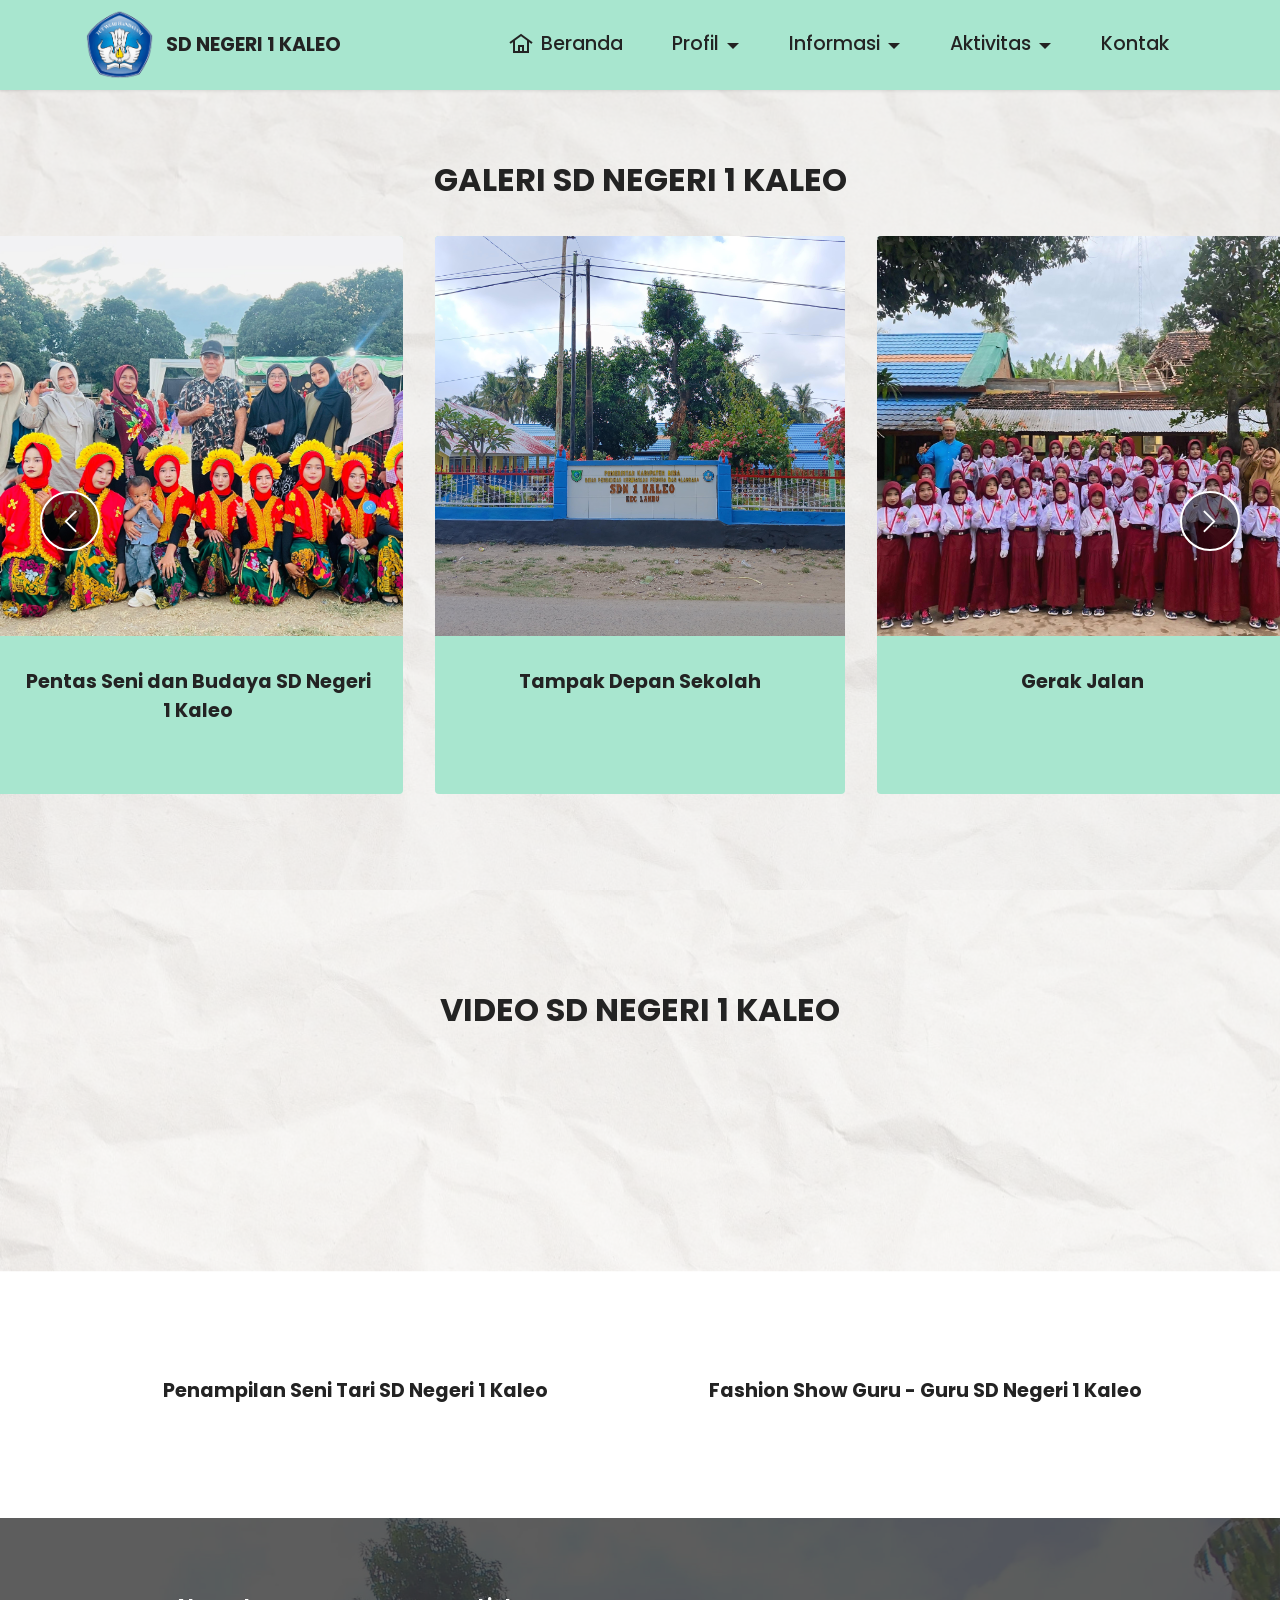
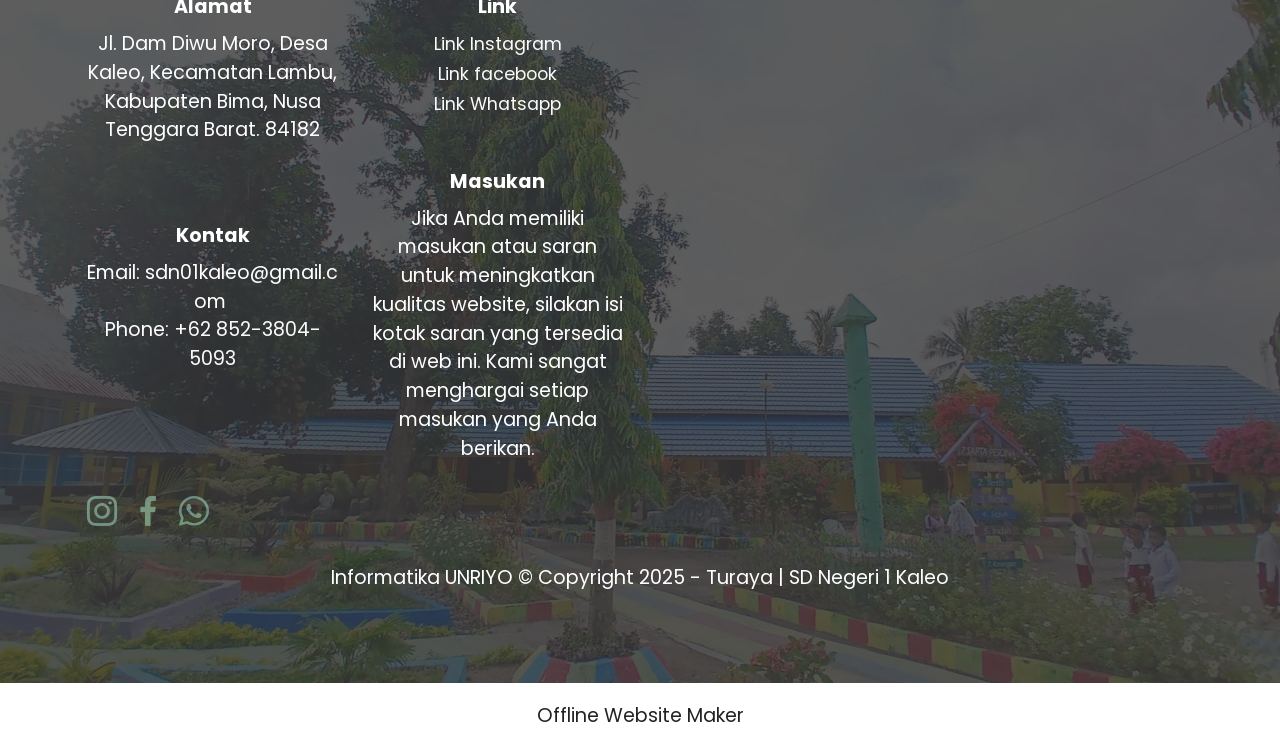
<file: page4.html>
<!DOCTYPE html>
<html  >
<head>
  <!-- Site made with Mobirise Website Builder v6.0.6, https://mobirise.com -->
  <meta charset="UTF-8">
  <meta http-equiv="X-UA-Compatible" content="IE=edge">
  <meta name="generator" content="Mobirise v6.0.6, mobirise.com">
  <meta name="viewport" content="width=device-width, initial-scale=1, minimum-scale=1">
  <link rel="shortcut icon" href="assets/images/lambang-tut-wuri-handayani-removebg-preview-153x156.png" type="image/x-icon">
  <meta name="description" content="">
  
  
  <title>Galeri Sekolah</title>
  <link rel="stylesheet" href="assets/web/assets/mobirise-icons2/mobirise2.css">
  <link rel="stylesheet" href="assets/bootstrap/css/bootstrap.min.css">
  <link rel="stylesheet" href="assets/bootstrap/css/bootstrap-grid.min.css">
  <link rel="stylesheet" href="assets/bootstrap/css/bootstrap-reboot.min.css">
  <link rel="stylesheet" href="assets/parallax/jarallax.css">
  <link rel="stylesheet" href="assets/dropdown/css/style.css">
  <link rel="stylesheet" href="assets/socicon/css/styles.css">
  <link rel="stylesheet" href="assets/theme/css/style.css">
  <link rel="preload" href="https://fonts.googleapis.com/css?family=Poppins:100,100i,200,200i,300,300i,400,400i,500,500i,600,600i,700,700i,800,800i,900,900i&display=swap" as="style" onload="this.onload=null;this.rel='stylesheet'">
  <noscript><link rel="stylesheet" href="https://fonts.googleapis.com/css?family=Poppins:100,100i,200,200i,300,300i,400,400i,500,500i,600,600i,700,700i,800,800i,900,900i&display=swap"></noscript>
  <link rel="preload" as="style" href="assets/mobirise/css/mbr-additional.css?v=MtuP0J"><link rel="stylesheet" href="assets/mobirise/css/mbr-additional.css?v=MtuP0J" type="text/css">

  
  
  
</head>
<body>
  
  <section data-bs-version="5.1" class="menu menu3 cid-uND7gnXskV" once="menu" id="menu3-5">
    
    <nav class="navbar navbar-dropdown navbar-fixed-top navbar-expand-lg">
        <div class="container">
            <div class="navbar-brand">
                <span class="navbar-logo">
                    <a href="index.html">
                        <img src="assets/images/lambang-tut-wuri-handayani-removebg-preview-153x156.png" alt="Mobirise" style="height: 4.3rem;">
                    </a>
                </span>
                <span class="navbar-caption-wrap"><a class="navbar-caption text-black display-7" href="index.html">SD NEGERI 1 KALEO</a></span>
            </div>
            <button class="navbar-toggler" type="button" data-toggle="collapse" data-bs-toggle="collapse" data-target="#navbarSupportedContent" data-bs-target="#navbarSupportedContent" aria-controls="navbarNavAltMarkup" aria-expanded="false" aria-label="Toggle navigation">
                <div class="hamburger">
                    <span></span>
                    <span></span>
                    <span></span>
                    <span></span>
                </div>
            </button>
            <div class="collapse navbar-collapse" id="navbarSupportedContent">
                <ul class="navbar-nav nav-dropdown nav-right" data-app-modern-menu="true"><li class="nav-item"><a class="nav-link link text-primary display-7" href="index.html"><span class="mobi-mbri mobi-mbri-home mbr-iconfont mbr-iconfont-btn"></span>Beranda</a></li>
                    <li class="nav-item dropdown"><a class="nav-link link dropdown-toggle text-primary display-7" href="#" data-toggle="dropdown-submenu" data-bs-toggle="dropdown" aria-expanded="false">Profil</a><div class="dropdown-menu"><a class="dropdown-item text-primary display-7" href="page1.html">Sejarah Sekolah</a><a class="dropdown-item text-primary display-7" href="page2.html">Visi-Misi dan Tujuan<br></a><a class="dropdown-item text-primary display-7" href="page3.html">Struktur Organisasi<br></a><a class="dropdown-item text-primary display-7" href="page4.html">Galeri Sekolah</a><a class="dropdown-item text-primary display-7" href="page5.html">Fasilitas Sekolah</a><a class="dropdown-item text-primary display-7" href="page6.html">Tenaga Pendidik</a></div></li>
                    <li class="nav-item dropdown"><a class="nav-link link dropdown-toggle text-primary display-7" href="#" data-toggle="dropdown-submenu" data-bs-toggle="dropdown" aria-expanded="false">Informasi</a><div class="dropdown-menu"><a class="dropdown-item text-primary display-7" href="page7.html">Pengumuman</a><a class="dropdown-item text-primary display-7" href="page8.html">Sistem Penerimaan Peserta Didik Baru</a></div>
                    </li><li class="nav-item dropdown"><a class="nav-link link dropdown-toggle text-primary display-7" href="#" aria-expanded="false" data-toggle="dropdown-submenu" data-bs-toggle="dropdown">Aktivitas</a><div class="dropdown-menu"><a class="dropdown-item text-primary display-7" href="page9.html" aria-expanded="false">Kegiatan</a><a class="dropdown-item text-primary display-7" href="page10.html" aria-expanded="false">Ekstrakurikuler</a></div></li><li class="nav-item"><a class="nav-link link text-primary display-7" href="page11.html" aria-expanded="false">Kontak</a></li></ul>
                
                
            </div>
        </div>
    </nav>
</section>

<section data-bs-version="5.1" class="slider4 mbr-embla cid-uRU1jkkaQp" id="slider4-2d">
    
    <div class="mbr-overlay"></div>
    <div class="position-relative text-center">
        <div class="mbr-section-head">
            <h4 class="mbr-section-title mbr-fonts-style align-center mb-0 display-5"><strong>GALERI SD NEGERI 1 KALEO</strong></h4>
            
        </div>
        <div class="embla mt-4" data-skip-snaps="true" data-align="center" data-contain-scroll="trimSnaps" data-loop="true" data-auto-play="true" data-auto-play-interval="7" data-draggable="true">
            <div class="embla__viewport container-fluid">
                <div class="embla__container">
                    <div class="embla__slide slider-image item active" style="margin-left: 1rem; margin-right: 1rem;">
                        <div class="slide-content">
                            <div class="item-wrapper">
                                <div class="item-img">
                                    <img src="assets/images/galeri.jpeg" alt="Mobirise Website Builder" data-slide-to="0" data-bs-slide-to="0">
                                </div>
                            </div>
                            <div class="item-content">
                                <h5 class="item-title mbr-fonts-style display-7"><strong>Tampak Depan Sekolah</strong></h5>
                                
                                
                            </div>
                            
                        </div>
                    </div>
                    <div class="embla__slide slider-image item" style="margin-left: 1rem; margin-right: 1rem;">
                        <div class="slide-content">
                            <div class="item-wrapper">
                                <div class="item-img">
                                    <img src="assets/images/gj-hd3.jpeg" alt="Mobirise Website Builder" data-slide-to="1" data-bs-slide-to="1">
                                </div>
                            </div>
                            <div class="item-content">
                                <h5 class="item-title mbr-fonts-style display-7"><strong>Gerak Jalan</strong></h5>
                                
                                
                            </div>
                            
                        </div>
                    </div>
                    <div class="embla__slide slider-image item" style="margin-left: 1rem; margin-right: 1rem;">
                        <div class="slide-content">
                            <div class="item-wrapper">
                                <div class="item-img">
                                    <img src="assets/images/anbk-hd2-2.jpeg" alt="Mobirise Website Builder" data-slide-to="2" data-bs-slide-to="2">
                                </div>
                            </div>
                            <div class="item-content">
                                <h5 class="item-title mbr-fonts-style display-7"><strong>Asesmen Nasional Berbasis Komputer (ANBK)&nbsp;</strong></h5>
                                
                                
                            </div>
                            
                        </div>
                    </div>
                    <div class="embla__slide slider-image item" style="margin-left: 1rem; margin-right: 1rem;">
                        <div class="slide-content">
                            <div class="item-wrapper">
                                <div class="item-img">
                                    <img src="assets/images/fasion2-1108x738.jpeg" alt="Mobirise Website Builder" data-slide-to="3" data-bs-slide-to="3">
                                </div>
                            </div>
                            <div class="item-content">
                                <h5 class="item-title mbr-fonts-style display-7"><strong>Siswa SDN 1 Kaleo unjuk bakat dan budaya dalam lomba busana adat</strong></h5>
                                
                                
                            </div>
                            
                        </div>
                    </div><div class="embla__slide slider-image item" style="margin-left: 1rem; margin-right: 1rem;">
                        <div class="slide-content">
                            <div class="item-wrapper">
                                <div class="item-img">
                                    <img src="assets/images/ge.jpeg" alt="Mobirise Website Builder" data-slide-to="4" data-bs-slide-to="4">
                                </div>
                            </div>
                            <div class="item-content">
                                <h5 class="item-title mbr-fonts-style display-7"><strong>Gedung SD Negeri 1 Kaleo</strong></h5>
                                
                                
                            </div>
                            
                        </div>
                    </div><div class="embla__slide slider-image item" style="margin-left: 1rem; margin-right: 1rem;">
                        <div class="slide-content">
                            <div class="item-wrapper">
                                <div class="item-img">
                                    <img src="assets/images/jalan-santai.1.jpeg" alt="Mobirise Website Builder" data-slide-to="5" data-bs-slide-to="5">
                                </div>
                            </div>
                            <div class="item-content">
                                <h5 class="item-title mbr-fonts-style display-7"><strong>Jalan Santai</strong></h5>
                                
                                
                            </div>
                            
                        </div>
                    </div><div class="embla__slide slider-image item" style="margin-left: 1rem; margin-right: 1rem;">
                        <div class="slide-content">
                            <div class="item-wrapper">
                                <div class="item-img">
                                    <img src="assets/images/pramuka.kegiatan-2.jpeg" alt="Mobirise Website Builder" data-slide-to="6" data-bs-slide-to="6">
                                </div>
                            </div>
                            <div class="item-content">
                                <h5 class="item-title mbr-fonts-style display-7"><strong>Pramuka</strong></h5>
                                
                                
                            </div>
                            
                        </div>
                    </div><div class="embla__slide slider-image item" style="margin-left: 1rem; margin-right: 1rem;">
                        <div class="slide-content">
                            <div class="item-wrapper">
                                <div class="item-img">
                                    <img src="assets/images/tari3-1.jpeg" alt="Mobirise Website Builder" data-slide-to="7" data-bs-slide-to="7">
                                </div>
                            </div>
                            <div class="item-content">
                                <h5 class="item-title mbr-fonts-style display-7"><strong>Penampilan Seni Tari SD Negeri 1 Kaleo di Acara Pernikahan</strong></h5>
                                
                                
                            </div>
                            
                        </div>
                    </div><div class="embla__slide slider-image item" style="margin-left: 1rem; margin-right: 1rem;">
                        <div class="slide-content">
                            <div class="item-wrapper">
                                <div class="item-img">
                                    <img src="assets/images/foto-ijaza.jpeg" alt="Mobirise Website Builder" data-slide-to="8" data-bs-slide-to="8">
                                </div>
                            </div>
                            <div class="item-content">
                                <h5 class="item-title mbr-fonts-style display-7"><strong>Foto Bersama Siswa dan Guru</strong></h5>
                                
                                
                            </div>
                            
                        </div>
                    </div><div class="embla__slide slider-image item" style="margin-left: 1rem; margin-right: 1rem;">
                        <div class="slide-content">
                            <div class="item-wrapper">
                                <div class="item-img">
                                    <img src="assets/images/whatsapp-image-2025-05-30-at-00.42.40.jpeg" alt="Mobirise Website Builder" data-slide-to="9" data-bs-slide-to="9">
                                </div>
                            </div>
                            <div class="item-content">
                                <h5 class="item-title mbr-fonts-style display-7"><strong>Hari Pendidikan Nasional</strong></h5>
                                
                                
                            </div>
                            
                        </div>
                    </div><div class="embla__slide slider-image item" style="margin-left: 1rem; margin-right: 1rem;">
                        <div class="slide-content">
                            <div class="item-wrapper">
                                <div class="item-img">
                                    <img src="assets/images/whatsapp-image-2025-05-22-at-01.43.49-15.jpeg" alt="Mobirise Website Builder" data-slide-to="10" data-bs-slide-to="10">
                                </div>
                            </div>
                            <div class="item-content">
                                <h5 class="item-title mbr-fonts-style display-7"><strong>Suasana Asri di SD Negeri 1 Kaleo</strong></h5>
                                
                                
                            </div>
                            
                        </div>
                    </div><div class="embla__slide slider-image item" style="margin-left: 1rem; margin-right: 1rem;">
                        <div class="slide-content">
                            <div class="item-wrapper">
                                <div class="item-img">
                                    <img src="assets/images/whatsapp-image-2025-05-19-at-11.15.47-1.jpeg" alt="Mobirise Website Builder" data-slide-to="11" data-bs-slide-to="11">
                                </div>
                            </div>
                            <div class="item-content">
                                <h5 class="item-title mbr-fonts-style display-7"><strong>Ujian Sekolah</strong></h5>
                                
                                
                            </div>
                            
                        </div>
                    </div><div class="embla__slide slider-image item" style="margin-left: 1rem; margin-right: 1rem;">
                        <div class="slide-content">
                            <div class="item-wrapper">
                                <div class="item-img">
                                    <img src="assets/images/upacara3.jpeg" alt="Mobirise Website Builder" data-slide-to="12" data-bs-slide-to="12">
                                </div>
                            </div>
                            <div class="item-content">
                                <h5 class="item-title mbr-fonts-style display-7"><strong>Upacara Bendera</strong></h5>
                                
                                
                            </div>
                            
                        </div>
                    </div><div class="embla__slide slider-image item" style="margin-left: 1rem; margin-right: 1rem;">
                        <div class="slide-content">
                            <div class="item-wrapper">
                                <div class="item-img">
                                    <img src="assets/images/hut-bima-rimpu-1.jpeg" alt="Mobirise Website Builder" data-slide-to="13" data-bs-slide-to="13">
                                </div>
                            </div>
                            <div class="item-content">
                                <h5 class="item-title mbr-fonts-style display-7"><strong>Pawai Rimpu HUT Bima</strong></h5>
                                
                                
                            </div>
                            
                        </div>
                    </div><div class="embla__slide slider-image item" style="margin-left: 1rem; margin-right: 1rem;">
                        <div class="slide-content">
                            <div class="item-wrapper">
                                <div class="item-img">
                                    <img src="assets/images/whatsapp-image-2025-05-26-at-09.58.48-2296x4080.jpeg" alt="Mobirise Website Builder" data-slide-to="15" data-bs-slide-to="15">
                                </div>
                            </div>
                            <div class="item-content">
                                <h5 class="item-title mbr-fonts-style display-7"><strong>Pembelajaran aktif di kelas SDN 1 Kaleo&nbsp;</strong></h5>
                                
                                
                            </div>
                            
                        </div>
                    </div><div class="embla__slide slider-image item" style="margin-left: 1rem; margin-right: 1rem;">
                        <div class="slide-content">
                            <div class="item-wrapper">
                                <div class="item-img">
                                    <img src="assets/images/pentas-seni-1.jpeg" alt="Mobirise Website Builder" data-slide-to="16" data-bs-slide-to="16">
                                </div>
                            </div>
                            <div class="item-content">
                                <h5 class="item-title mbr-fonts-style display-7"><strong>Pentas Seni dan Budaya SD Negeri 1 Kaleo</strong></h5>
                                
                                
                            </div>
                            
                        </div>
                    </div>
                </div>
            </div>
            <button class="embla__button embla__button--prev">
                <span class="mobi-mbri mobi-mbri-arrow-prev mbr-iconfont" aria-hidden="true"></span>
                <span class="sr-only visually-hidden visually-hidden">Previous</span>
            </button>
            <button class="embla__button embla__button--next">
                <span class="mobi-mbri mobi-mbri-arrow-next mbr-iconfont" aria-hidden="true"></span>
                <span class="sr-only visually-hidden visually-hidden">Next</span>
            </button>
        </div>
    </div>
</section>

<section data-bs-version="5.1" class="video3 cid-uS83Uo5hMV mbr-parallax-background" id="video3-2m">
    
    
    <div class="mbr-overlay" style="opacity: 0.8; background-color: rgb(255, 255, 255);"></div>
    <div class="container">
        <div class="mbr-section-head">
            <h4 class="mbr-section-title mbr-fonts-style mb-0 display-5"><strong>VIDEO SD NEGERI 1 KALEO</strong></h4>
            
        </div>
        <div class="row mt-4">
            <div class="col-12 col-md-6 video-block">
                <div class="video-wrapper"><iframe class="mbr-embedded-video" src="https://www.youtube.com/embed/ketngQfdMMg?rel=0&amp;amp;mute=1&amp;showinfo=0&amp;autoplay=1&amp;loop=1&amp;playlist=ketngQfdMMg" width="1280" height="720" frameborder="0" allowfullscreen></iframe></div>
                <p class="mbr-text pt-2 mbr-fonts-style display-7"><strong>
                    Penampilan Seni Tari SD Negeri 1 Kaleo</strong></p>
            </div>
            <div class="col-12 col-md-6 video-block">
                <div class="video-wrapper"><iframe class="mbr-embedded-video" src="https://www.youtube.com/embed/6v9_KGldHhs?loop=1&amp;autoplay=1" width="1280" height="720" frameborder="0" allowfullscreen></iframe></div>
                <p class="mbr-text pt-2 mbr-fonts-style display-7"><strong>
                    Fashion Show Guru - Guru SD Negeri 1 Kaleo</strong></p>
            </div>
        </div>
    </div>
</section>

<section data-bs-version="5.1" class="footer6 cid-uS8beeuo1k mbr-parallax-background" once="footers" id="footer6-2p">

    

    <div class="mbr-overlay" style="opacity: 0.8; background-color: rgb(53, 53, 53);"></div>

    <div class="container">
        <div class="row content mbr-white">
            <div class="col-12 col-md-3 mbr-fonts-style display-7">
                <h5 class="mbr-section-subtitle mbr-fonts-style mb-2 display-7">
                    <strong>Alamat</strong></h5>
                <p class="mbr-text mbr-fonts-style display-7">Jl. Dam Diwu Moro, Desa Kaleo, Kecamatan Lambu, Kabupaten Bima, Nusa Tenggara Barat. 84182</p> <br>
                <h5 class="mbr-section-subtitle mbr-fonts-style mb-2 mt-4 display-7"><strong>Kontak</strong></h5>
                <p class="mbr-text mbr-fonts-style mb-4 display-7">
                    Email:&nbsp;sdn01kaleo@gmail.com&nbsp;<br>
                    Phone: <a href="tel:+6285238045093" class="text-white">+62 852-3804-5093</a><br></p>
            </div>
            <div class="col-12 col-md-3 mbr-fonts-style display-4">
                <h5 class="mbr-section-subtitle mbr-fonts-style mb-2 display-7">
                    <strong>Link</strong></h5>
                <ul class="list mbr-fonts-style mb-4 display-4">
                    <li class="mbr-text item-wrap"><a href="https://www.instagram.com/sdn1kaleo_official?igsh=MXcyemF6dzR6Y2NydA%3D%3D&utm_source=qr" class="text-white">Link&nbsp;Instagram</a></li><a href="https://www.instagram.com/sdn1kaleo_official?igsh=MXcyemF6dzR6Y2NydA%3D%3D&utm_source=qr" class="text-primary">
                    </a><li class="mbr-text item-wrap"><a href="https://www.facebook.com/profile.php?id=100089168240609&mibextid=wwXIfr&mibextid=wwXIfr" class="text-white text-primary">Link facebook</a></li><li class="mbr-text item-wrap"><a href="https://wa.me/6285238045093" class="text-white">Link Whatsapp</a></li>
                </ul>
                <h5 class="mbr-section-subtitle mbr-fonts-style mb-2 mt-5 display-7"><strong>Masukan</strong></h5>
                <p class="mbr-text mbr-fonts-style mb-4 display-7">Jika Anda memiliki masukan atau saran untuk meningkatkan kualitas website, silakan isi kotak saran yang tersedia di web ini. Kami sangat menghargai setiap masukan yang Anda berikan.
                </p>
            </div>
            <div class="col-12 col-md-6">
                <div class="google-map"><iframe frameborder="0" style="border:0" src="https://www.google.com/maps/embed?pb=!1m14!1m8!1m3!1d317.45353142539034!2d118.96976857111771!3d-8.576468698439877!3m2!1i1024!2i768!4f13.1!3m3!1m2!1s0x2db5996d97cd1fa3%3A0xad71e344f1a1a4b1!2sKaleo!5e1!3m2!1sen!2sid!4v1747986948849!5m2!1sen!2sid" allowfullscreen=""></iframe></div>
            </div>
            <div class="col-md-6">
                <div class="social-list align-left">
                    <div class="soc-item">
                        <a href="https://www.instagram.com/sdn1kaleo_official?igsh=MXcyemF6dzR6Y2NydA%3D%3D&utm_source=qr">
                            <span class="mbr-iconfont mbr-iconfont-social socicon-instagram socicon" style="color: rgb(168, 230, 207); fill: rgb(168, 230, 207); font-size: 30px;"></span>
                        </a>
                    </div>
                    <div class="soc-item">
                        
                            <a href="https://www.facebook.com/profile.php?id=100089168240609&mibextid=wwXIfr&mibextid=wwXIfr"><span class="mbr-iconfont mbr-iconfont-social socicon-facebook socicon" style="color: rgb(168, 230, 207); fill: rgb(168, 230, 207); font-size: 30px;"></span></a>
                        
                    </div>
                    <div class="soc-item">
                        <a href="https://wa.me/6285238045093" target="_blank">
                            <span class="mbr-iconfont mbr-iconfont-social socicon-whatsapp socicon" style="color: rgb(168, 230, 207); fill: rgb(168, 230, 207); font-size: 30px;"></span>
                        </a>
                    </div>
                    
                    
                    
                </div>
            </div>
        </div>
        <div class="footer-lower">
            <div class="media-container-row">
                <div class="col-sm-12">
                    <hr>
                </div>
            </div>
            <div class="col-sm-12 copyright pl-0">
                <p class="mbr-text mbr-fonts-style mbr-white display-7">Informatika UNRIYO © Copyright 2025 - Turaya | SD Negeri 1 Kaleo</p>
            </div>
        </div>
    </div>
</section><section class="display-7" style="padding: 0;align-items: center;justify-content: center;flex-wrap: wrap;    align-content: center;display: flex;position: relative;height: 4rem;"><a href="https://mobiri.se/3966347" style="flex: 1 1;height: 4rem;position: absolute;width: 100%;z-index: 1;"><img alt="" style="height: 4rem;" src="[data-uri]"></a><p style="margin: 0;text-align: center;" class="display-7">&#8204;</p><a style="z-index:1" href="https://mobirise.com/offline-website-builder.html">Offline Website Maker</a></section><script src="assets/bootstrap/js/bootstrap.bundle.min.js"></script>  <script src="assets/parallax/jarallax.js"></script>  <script src="assets/smoothscroll/smooth-scroll.js"></script>  <script src="assets/ytplayer/index.js"></script>  <script src="assets/dropdown/js/navbar-dropdown.js"></script>  <script src="assets/embla/embla.min.js"></script>  <script src="assets/embla/script.js"></script>  <script src="assets/playervimeo/vimeo_player.js"></script>  <script src="assets/theme/js/script.js"></script>  
  
  
</body>
</html>
</file>
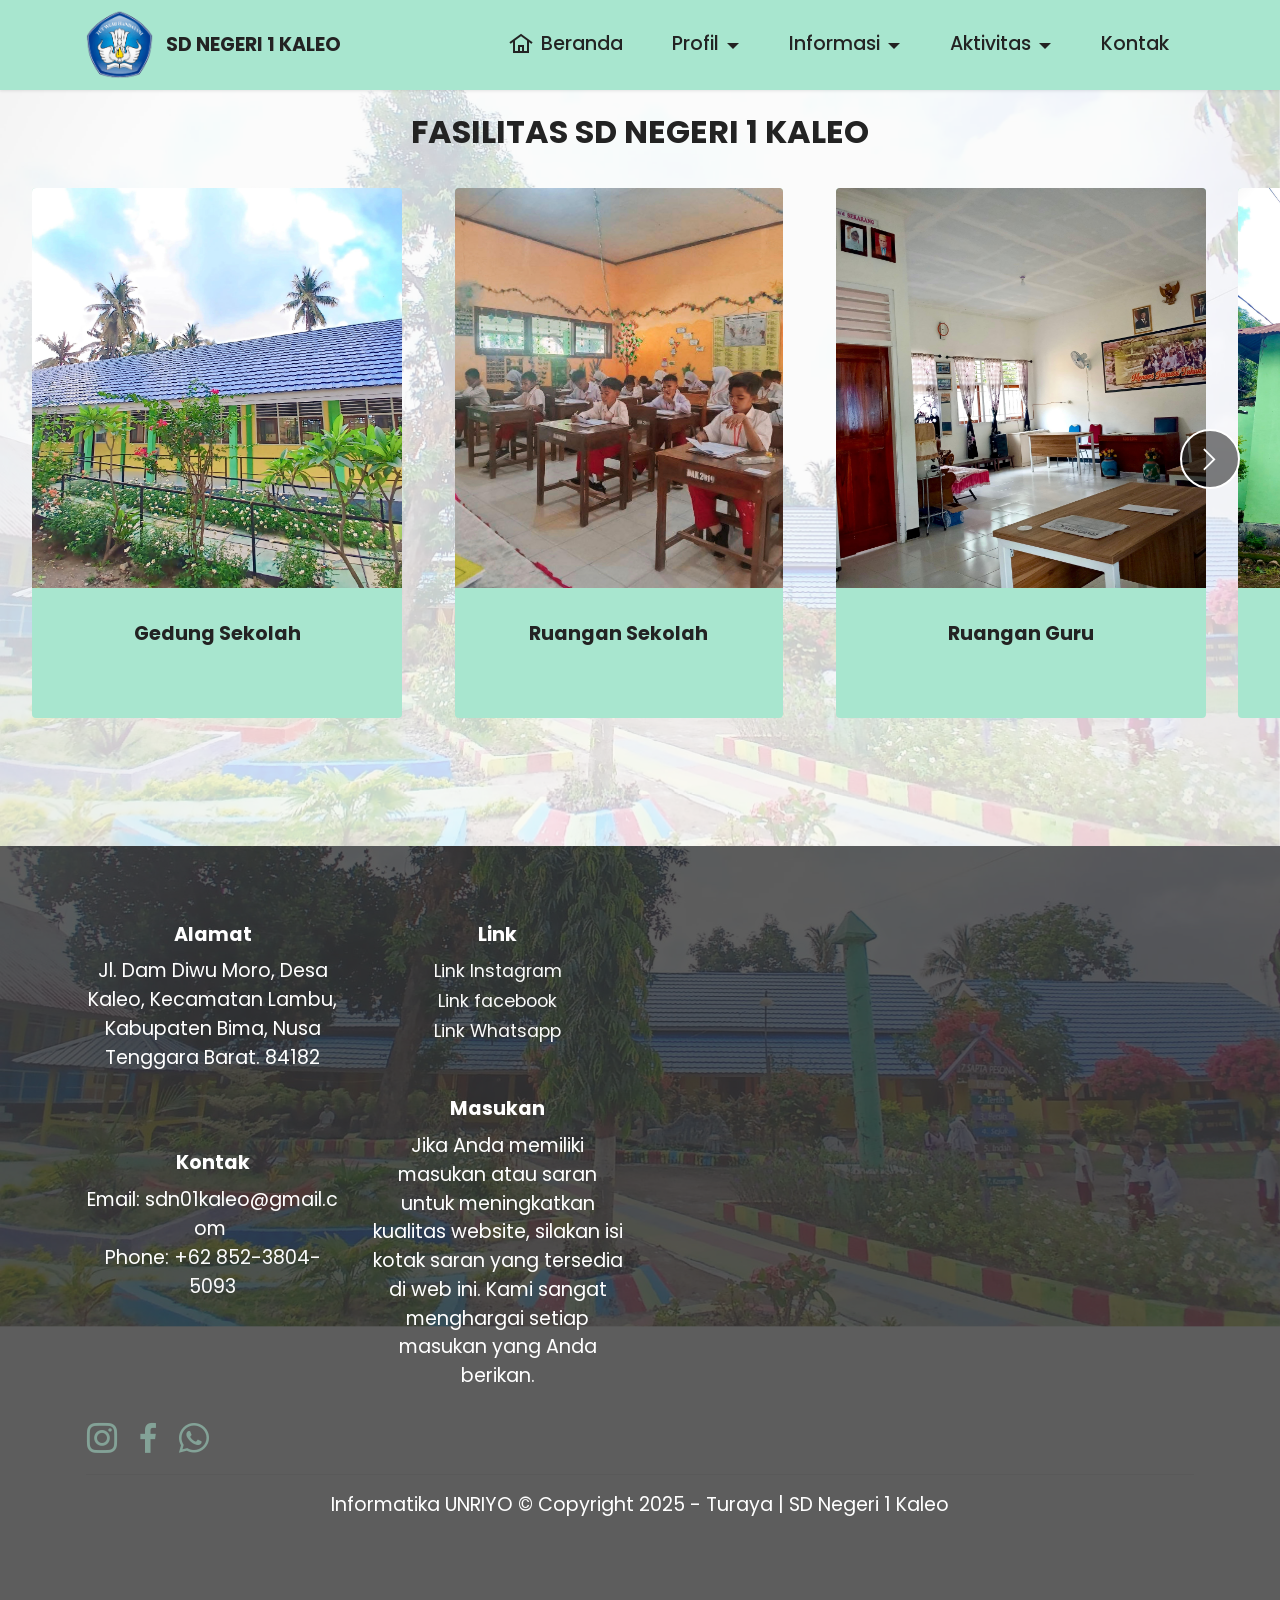
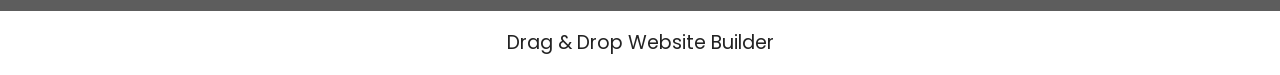
<file: page5.html>
<!DOCTYPE html>
<html  >
<head>
  <!-- Site made with Mobirise Website Builder v6.0.6, https://mobirise.com -->
  <meta charset="UTF-8">
  <meta http-equiv="X-UA-Compatible" content="IE=edge">
  <meta name="generator" content="Mobirise v6.0.6, mobirise.com">
  <meta name="viewport" content="width=device-width, initial-scale=1, minimum-scale=1">
  <link rel="shortcut icon" href="assets/images/lambang-tut-wuri-handayani-removebg-preview-153x156.png" type="image/x-icon">
  <meta name="description" content="">
  
  
  <title>Fasilitas</title>
  <link rel="stylesheet" href="assets/web/assets/mobirise-icons2/mobirise2.css">
  <link rel="stylesheet" href="assets/bootstrap/css/bootstrap.min.css">
  <link rel="stylesheet" href="assets/bootstrap/css/bootstrap-grid.min.css">
  <link rel="stylesheet" href="assets/bootstrap/css/bootstrap-reboot.min.css">
  <link rel="stylesheet" href="assets/parallax/jarallax.css">
  <link rel="stylesheet" href="assets/dropdown/css/style.css">
  <link rel="stylesheet" href="assets/socicon/css/styles.css">
  <link rel="stylesheet" href="assets/theme/css/style.css">
  <link rel="preload" href="https://fonts.googleapis.com/css?family=Poppins:100,100i,200,200i,300,300i,400,400i,500,500i,600,600i,700,700i,800,800i,900,900i&display=swap" as="style" onload="this.onload=null;this.rel='stylesheet'">
  <noscript><link rel="stylesheet" href="https://fonts.googleapis.com/css?family=Poppins:100,100i,200,200i,300,300i,400,400i,500,500i,600,600i,700,700i,800,800i,900,900i&display=swap"></noscript>
  <link rel="preload" as="style" href="assets/mobirise/css/mbr-additional.css?v=x7o7pw"><link rel="stylesheet" href="assets/mobirise/css/mbr-additional.css?v=x7o7pw" type="text/css">

  
  
  
</head>
<body>
  
  <section data-bs-version="5.1" class="menu menu3 cid-uND7i9Of1J" once="menu" id="menu3-6">
    
    <nav class="navbar navbar-dropdown navbar-fixed-top navbar-expand-lg">
        <div class="container">
            <div class="navbar-brand">
                <span class="navbar-logo">
                    <a href="index.html">
                        <img src="assets/images/lambang-tut-wuri-handayani-removebg-preview-153x156.png" alt="Mobirise" style="height: 4.3rem;">
                    </a>
                </span>
                <span class="navbar-caption-wrap"><a class="navbar-caption text-black display-7" href="index.html">SD NEGERI 1 KALEO</a></span>
            </div>
            <button class="navbar-toggler" type="button" data-toggle="collapse" data-bs-toggle="collapse" data-target="#navbarSupportedContent" data-bs-target="#navbarSupportedContent" aria-controls="navbarNavAltMarkup" aria-expanded="false" aria-label="Toggle navigation">
                <div class="hamburger">
                    <span></span>
                    <span></span>
                    <span></span>
                    <span></span>
                </div>
            </button>
            <div class="collapse navbar-collapse" id="navbarSupportedContent">
                <ul class="navbar-nav nav-dropdown nav-right" data-app-modern-menu="true"><li class="nav-item"><a class="nav-link link text-primary display-7" href="index.html"><span class="mobi-mbri mobi-mbri-home mbr-iconfont mbr-iconfont-btn"></span>Beranda</a></li>
                    <li class="nav-item dropdown"><a class="nav-link link dropdown-toggle text-primary display-7" href="#" data-toggle="dropdown-submenu" data-bs-toggle="dropdown" aria-expanded="false">Profil</a><div class="dropdown-menu"><a class="dropdown-item text-primary display-7" href="page1.html">Sejarah Sekolah</a><a class="dropdown-item text-primary display-7" href="page2.html">Visi-Misi dan Tujuan<br></a><a class="dropdown-item text-primary display-7" href="page3.html">Struktur Organisasi<br></a><a class="dropdown-item text-primary display-7" href="page4.html">Galeri Sekolah</a><a class="dropdown-item text-primary display-7" href="page5.html">Fasilitas Sekolah</a><a class="dropdown-item text-primary display-7" href="page6.html">Tenaga Pendidik</a></div></li>
                    <li class="nav-item dropdown"><a class="nav-link link dropdown-toggle text-primary display-7" href="#" data-toggle="dropdown-submenu" data-bs-toggle="dropdown" aria-expanded="false">Informasi</a><div class="dropdown-menu"><a class="dropdown-item text-primary display-7" href="page7.html">Pengumuman</a><a class="dropdown-item text-primary display-7" href="page8.html">Sistem Penerimaan Peserta Didik Baru</a></div>
                    </li><li class="nav-item dropdown"><a class="nav-link link dropdown-toggle text-primary display-7" href="#" aria-expanded="false" data-toggle="dropdown-submenu" data-bs-toggle="dropdown">Aktivitas</a><div class="dropdown-menu"><a class="dropdown-item text-primary display-7" href="page9.html" aria-expanded="false">Kegiatan</a><a class="dropdown-item text-primary display-7" href="page10.html" aria-expanded="false">Ekstrakurikuler</a></div></li><li class="nav-item"><a class="nav-link link text-primary display-7" href="page11.html" aria-expanded="false">Kontak</a></li></ul>
                
                
            </div>
        </div>
    </nav>
</section>

<section data-bs-version="5.1" class="slider5 mbr-embla cid-uSZkvHDZkN mbr-parallax-background" id="slider5-39">
    
    <div class="mbr-overlay"></div>
    <div class="position-relative">
        <div class="mbr-section-head">
            <h4 class="mbr-section-title mbr-fonts-style align-center mb-0 display-5"><strong>FASILITAS SD NEGERI 1 KALEO</strong></h4>
            
        </div>
        <div class="embla mt-4" data-skip-snaps="true" data-align="center" data-contain-scroll="trimSnaps" data-auto-play="true" data-auto-play-interval="8" data-draggable="true">
            <div class="embla__viewport container-fluid">
                <div class="embla__container">
                    <div class="embla__slide slider-image item active" style="margin-left: 1rem; margin-right: 1rem;">
                        <div class="slide-content">
                            <div class="item-img">
                                <div class="item-wrapper">
                                    <img src="assets/images/gedung-sekolah-hd-1.jpeg" alt="Mobirise Website Builder" title="" data-slide-to="0" data-bs-slide-to="0">
                                </div>
                            </div>
                            <div class="item-content">
                                <h5 class="item-title mbr-fonts-style display-7"><strong>Gedung Sekolah</strong></h5>
                                
                                
                            </div>
                            
                        </div>
                    </div>
                    
                    <div class="embla__slide slider-image item" style="margin-left: 1rem; margin-right: 1rem;">
                        <div class="slide-content">
                            <div class="item-img">
                                <div class="item-wrapper">
                                    <img src="assets/images/ruangankelas-hd.jpeg" alt="Mobirise Website Builder" title="" data-slide-to="1" data-bs-slide-to="1">
                                </div>
                            </div>
                            <div class="item-content">
                                <h5 class="item-title mbr-fonts-style display-7"><strong>Ruangan Sekolah</strong></h5>
                                
                                
                            </div>
                            
                        </div>
                    </div><div class="embla__slide slider-image item" style="margin-left: 1rem; margin-right: 1rem;">
                        <div class="slide-content">
                            <div class="item-img">
                                <div class="item-wrapper">
                                    <img src="assets/images/ruang-guru-1.jpeg" alt="Mobirise Website Builder" title="" data-slide-to="2" data-bs-slide-to="2">
                                </div>
                            </div>
                            <div class="item-content">
                                <h5 class="item-title mbr-fonts-style display-7"><strong>Ruangan Guru</strong></h5>
                                
                                
                            </div>
                            
                        </div>
                    </div><div class="embla__slide slider-image item" style="margin-left: 1rem; margin-right: 1rem;">
                        <div class="slide-content">
                            <div class="item-img">
                                <div class="item-wrapper">
                                    <img src="assets/images/mushola-hd.jpeg" alt="Mobirise Website Builder" title="" data-slide-to="3" data-bs-slide-to="3">
                                </div>
                            </div>
                            <div class="item-content">
                                <h5 class="item-title mbr-fonts-style display-7"><strong>Mushola Sekolah</strong></h5>
                                
                                
                            </div>
                            
                        </div>
                    </div><div class="embla__slide slider-image item" style="margin-left: 1rem; margin-right: 1rem;">
                        <div class="slide-content">
                            <div class="item-img">
                                <div class="item-wrapper">
                                    <img src="assets/images/mejakursi.jpeg" alt="Mobirise Website Builder" title="" data-slide-to="4" data-bs-slide-to="4">
                                </div>
                            </div>
                            <div class="item-content">
                                <h5 class="item-title mbr-fonts-style display-7"><strong>Meja dan Kursi</strong></h5>
                                
                                
                            </div>
                            
                        </div>
                    </div><div class="embla__slide slider-image item" style="margin-left: 1rem; margin-right: 1rem;">
                        <div class="slide-content">
                            <div class="item-img">
                                <div class="item-wrapper">
                                    <img src="assets/images/lapangan-hd-1.jpeg" alt="Mobirise Website Builder" title="" data-slide-to="5" data-bs-slide-to="5">
                                </div>
                            </div>
                            <div class="item-content">
                                <h5 class="item-title mbr-fonts-style display-7"><strong>Lapangan Upacara dan Lapangan Olahraga</strong></h5>
                                
                                
                            </div>
                            
                        </div>
                    </div><div class="embla__slide slider-image item" style="margin-left: 1rem; margin-right: 1rem;">
                        <div class="slide-content">
                            <div class="item-img">
                                <div class="item-wrapper">
                                    <img src="assets/images/parkir-2.jpeg" alt="Mobirise Website Builder" title="" data-slide-to="6" data-bs-slide-to="6">
                                </div>
                            </div>
                            <div class="item-content">
                                <h5 class="item-title mbr-fonts-style display-7"><strong>Parkir Sekolah</strong></h5>
                                
                                
                            </div>
                            
                        </div>
                    </div><div class="embla__slide slider-image item" style="margin-left: 1rem; margin-right: 1rem;">
                        <div class="slide-content">
                            <div class="item-img">
                                <div class="item-wrapper">
                                    <img src="assets/images/whatsapp-image-2025-05-30-at-00.42.36-1.jpeg" alt="Mobirise Website Builder" title="" data-slide-to="7" data-bs-slide-to="7">
                                </div>
                            </div>
                            <div class="item-content">
                                <h5 class="item-title mbr-fonts-style display-7"><strong>Taman Sekolah</strong></h5>
                                
                                
                            </div>
                            
                        </div>
                    </div>
                    
                </div>
            </div>
            <button class="embla__button embla__button--prev">
                <span class="mobi-mbri mobi-mbri-arrow-prev mbr-iconfont" aria-hidden="true"></span>
                <span class="sr-only visually-hidden visually-hidden">Previous</span>
            </button>
            <button class="embla__button embla__button--next">
                <span class="mobi-mbri mobi-mbri-arrow-next mbr-iconfont" aria-hidden="true"></span>
                <span class="sr-only visually-hidden visually-hidden">Next</span>
            </button>
        </div>
    </div>
</section>

<section data-bs-version="5.1" class="footer6 cid-uNDrxJs372 mbr-parallax-background" once="footers" id="footer6-1e">

    

    <div class="mbr-overlay" style="opacity: 0.8; background-color: rgb(53, 53, 53);"></div>

    <div class="container">
        <div class="row content mbr-white">
            <div class="col-12 col-md-3 mbr-fonts-style display-7">
                <h5 class="mbr-section-subtitle mbr-fonts-style mb-2 display-7">
                    <strong>Alamat</strong></h5>
                <p class="mbr-text mbr-fonts-style display-7">Jl. Dam Diwu Moro, Desa Kaleo, Kecamatan Lambu, Kabupaten Bima, Nusa Tenggara Barat. 84182</p> <br>
                <h5 class="mbr-section-subtitle mbr-fonts-style mb-2 mt-4 display-7"><strong>Kontak</strong></h5>
                <p class="mbr-text mbr-fonts-style mb-4 display-7">
                    Email:&nbsp;sdn01kaleo@gmail.com&nbsp;<br>
                    Phone: <a href="tel:+6285238045093" class="text-white">+62 852-3804-5093</a><br></p>
            </div>
            <div class="col-12 col-md-3 mbr-fonts-style display-4">
                <h5 class="mbr-section-subtitle mbr-fonts-style mb-2 display-7">
                    <strong>Link</strong></h5>
                <ul class="list mbr-fonts-style mb-4 display-4">
                    <li class="mbr-text item-wrap"><a href="https://www.instagram.com/sdn1kaleo_official?igsh=MXcyemF6dzR6Y2NydA%3D%3D&utm_source=qr" class="text-white">Link&nbsp;Instagram</a></li><a href="https://www.instagram.com/sdn1kaleo_official?igsh=MXcyemF6dzR6Y2NydA%3D%3D&utm_source=qr" class="text-primary">
                    </a><li class="mbr-text item-wrap"><a href="https://www.facebook.com/profile.php?id=100089168240609&mibextid=wwXIfr&mibextid=wwXIfr" class="text-white text-primary">Link facebook</a></li><li class="mbr-text item-wrap"><a href="https://wa.me/6285238045093" class="text-white">Link Whatsapp</a></li>
                </ul>
                <h5 class="mbr-section-subtitle mbr-fonts-style mb-2 mt-5 display-7"><strong>Masukan</strong></h5>
                <p class="mbr-text mbr-fonts-style mb-4 display-7">Jika Anda memiliki masukan atau saran untuk meningkatkan kualitas website, silakan isi kotak saran yang tersedia di web ini. Kami sangat menghargai setiap masukan yang Anda berikan.
                </p>
            </div>
            <div class="col-12 col-md-6">
                <div class="google-map"><iframe frameborder="0" style="border:0" src="https://www.google.com/maps/embed?pb=!1m14!1m8!1m3!1d317.45353142539034!2d118.96976857111771!3d-8.576468698439877!3m2!1i1024!2i768!4f13.1!3m3!1m2!1s0x2db5996d97cd1fa3%3A0xad71e344f1a1a4b1!2sKaleo!5e1!3m2!1sen!2sid!4v1747986948849!5m2!1sen!2sid" allowfullscreen=""></iframe></div>
            </div>
            <div class="col-md-6">
                <div class="social-list align-left">
                    <div class="soc-item">
                        <a href="https://www.instagram.com/sdn1kaleo_official?igsh=MXcyemF6dzR6Y2NydA%3D%3D&utm_source=qr">
                            <span class="mbr-iconfont mbr-iconfont-social socicon-instagram socicon" style="color: rgb(168, 230, 207); fill: rgb(168, 230, 207); font-size: 30px;"></span>
                        </a>
                    </div>
                    <div class="soc-item">
                        
                            <a href="https://www.facebook.com/profile.php?id=100089168240609&mibextid=wwXIfr&mibextid=wwXIfr"><span class="mbr-iconfont mbr-iconfont-social socicon-facebook socicon" style="color: rgb(168, 230, 207); fill: rgb(168, 230, 207); font-size: 30px;"></span></a>
                        
                    </div>
                    <div class="soc-item">
                        <a href="https://wa.me/6285238045093" target="_blank">
                            <span class="mbr-iconfont mbr-iconfont-social socicon-whatsapp socicon" style="color: rgb(168, 230, 207); fill: rgb(168, 230, 207); font-size: 30px;"></span>
                        </a>
                    </div>
                    
                    
                    
                </div>
            </div>
        </div>
        <div class="footer-lower">
            <div class="media-container-row">
                <div class="col-sm-12">
                    <hr>
                </div>
            </div>
            <div class="col-sm-12 copyright pl-0">
                <p class="mbr-text mbr-fonts-style mbr-white display-7">Informatika UNRIYO © Copyright 2025 - Turaya | SD Negeri 1 Kaleo</p>
            </div>
        </div>
    </div>
</section><section class="display-7" style="padding: 0;align-items: center;justify-content: center;flex-wrap: wrap;    align-content: center;display: flex;position: relative;height: 4rem;"><a href="https://mobiri.se/3966347" style="flex: 1 1;height: 4rem;position: absolute;width: 100%;z-index: 1;"><img alt="" style="height: 4rem;" src="[data-uri]"></a><p style="margin: 0;text-align: center;" class="display-7">&#8204;</p><a style="z-index:1" href="https://mobirise.com/drag-drop-website-builder.html">Drag & Drop Website Builder</a></section><script src="assets/bootstrap/js/bootstrap.bundle.min.js"></script>  <script src="assets/parallax/jarallax.js"></script>  <script src="assets/smoothscroll/smooth-scroll.js"></script>  <script src="assets/ytplayer/index.js"></script>  <script src="assets/embla/embla.min.js"></script>  <script src="assets/embla/script.js"></script>  <script src="assets/dropdown/js/navbar-dropdown.js"></script>  <script src="assets/theme/js/script.js"></script>  
  
  
</body>
</html>
</file>
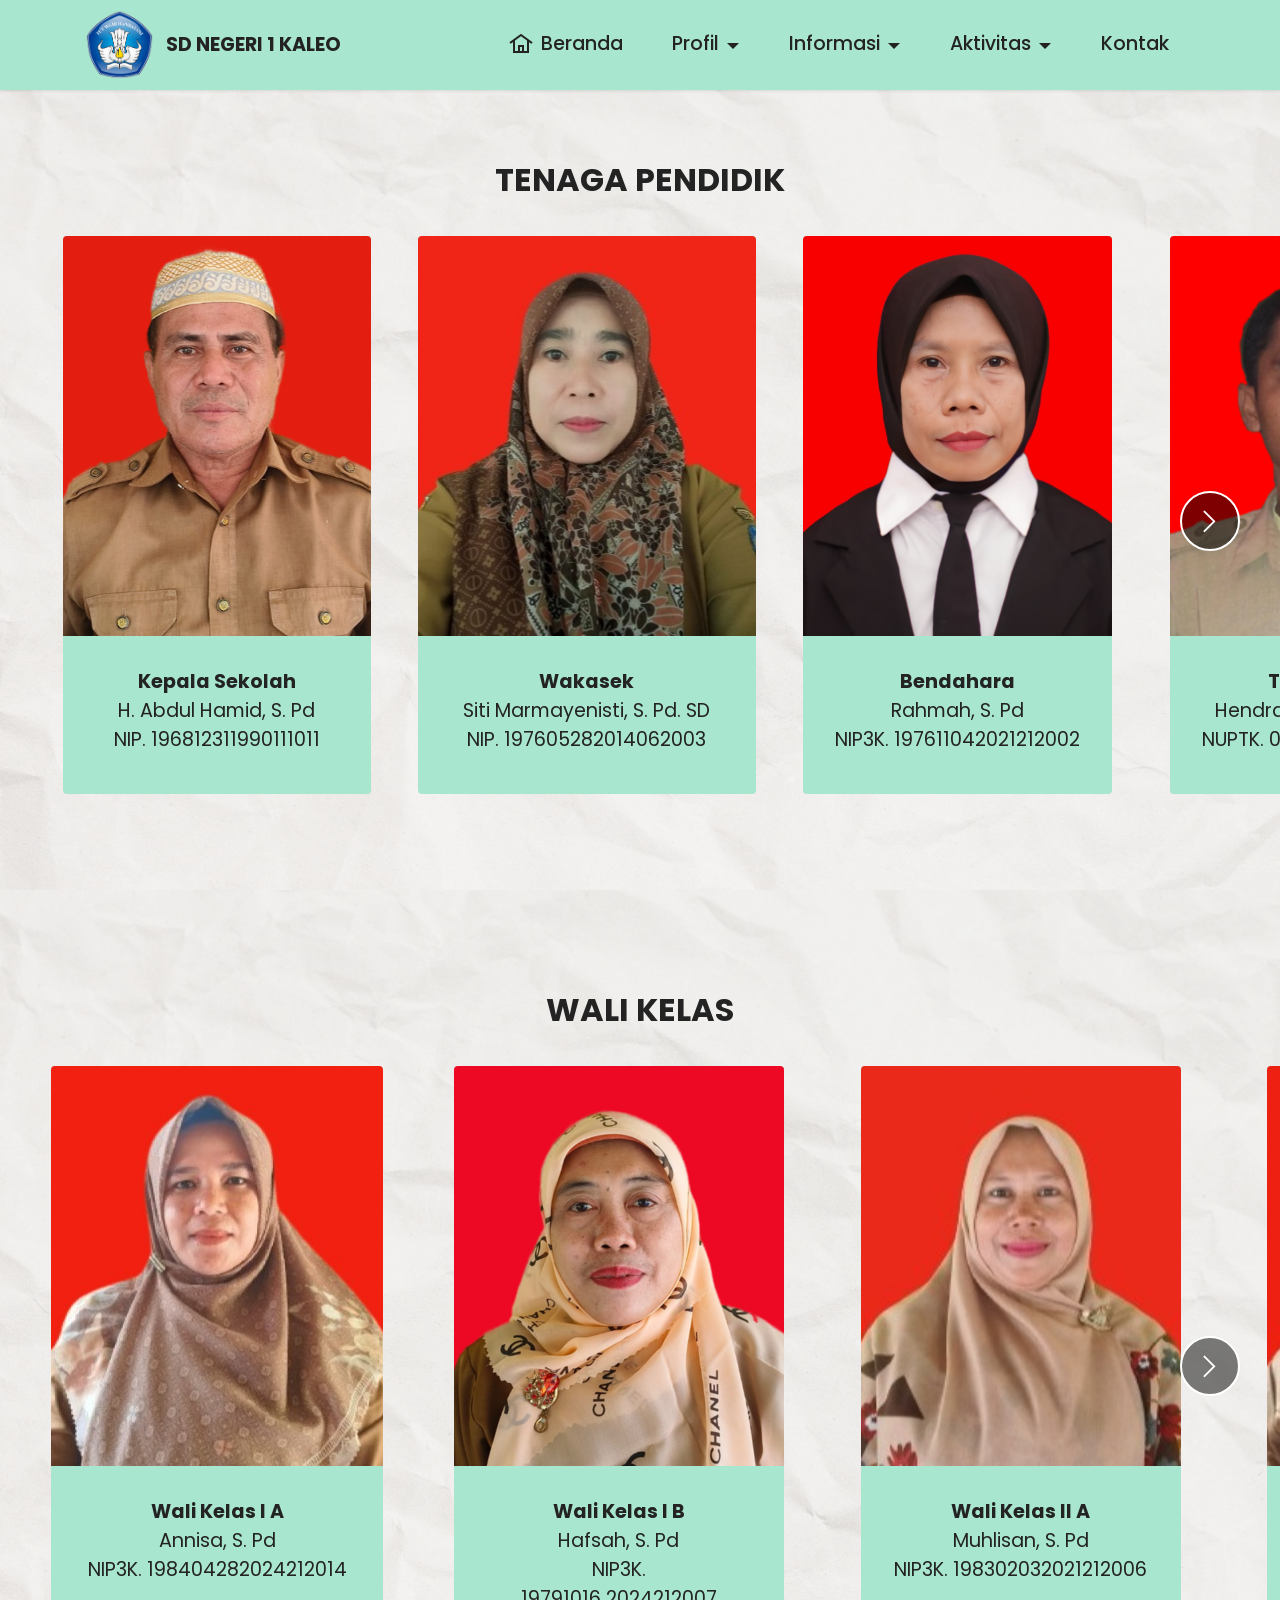
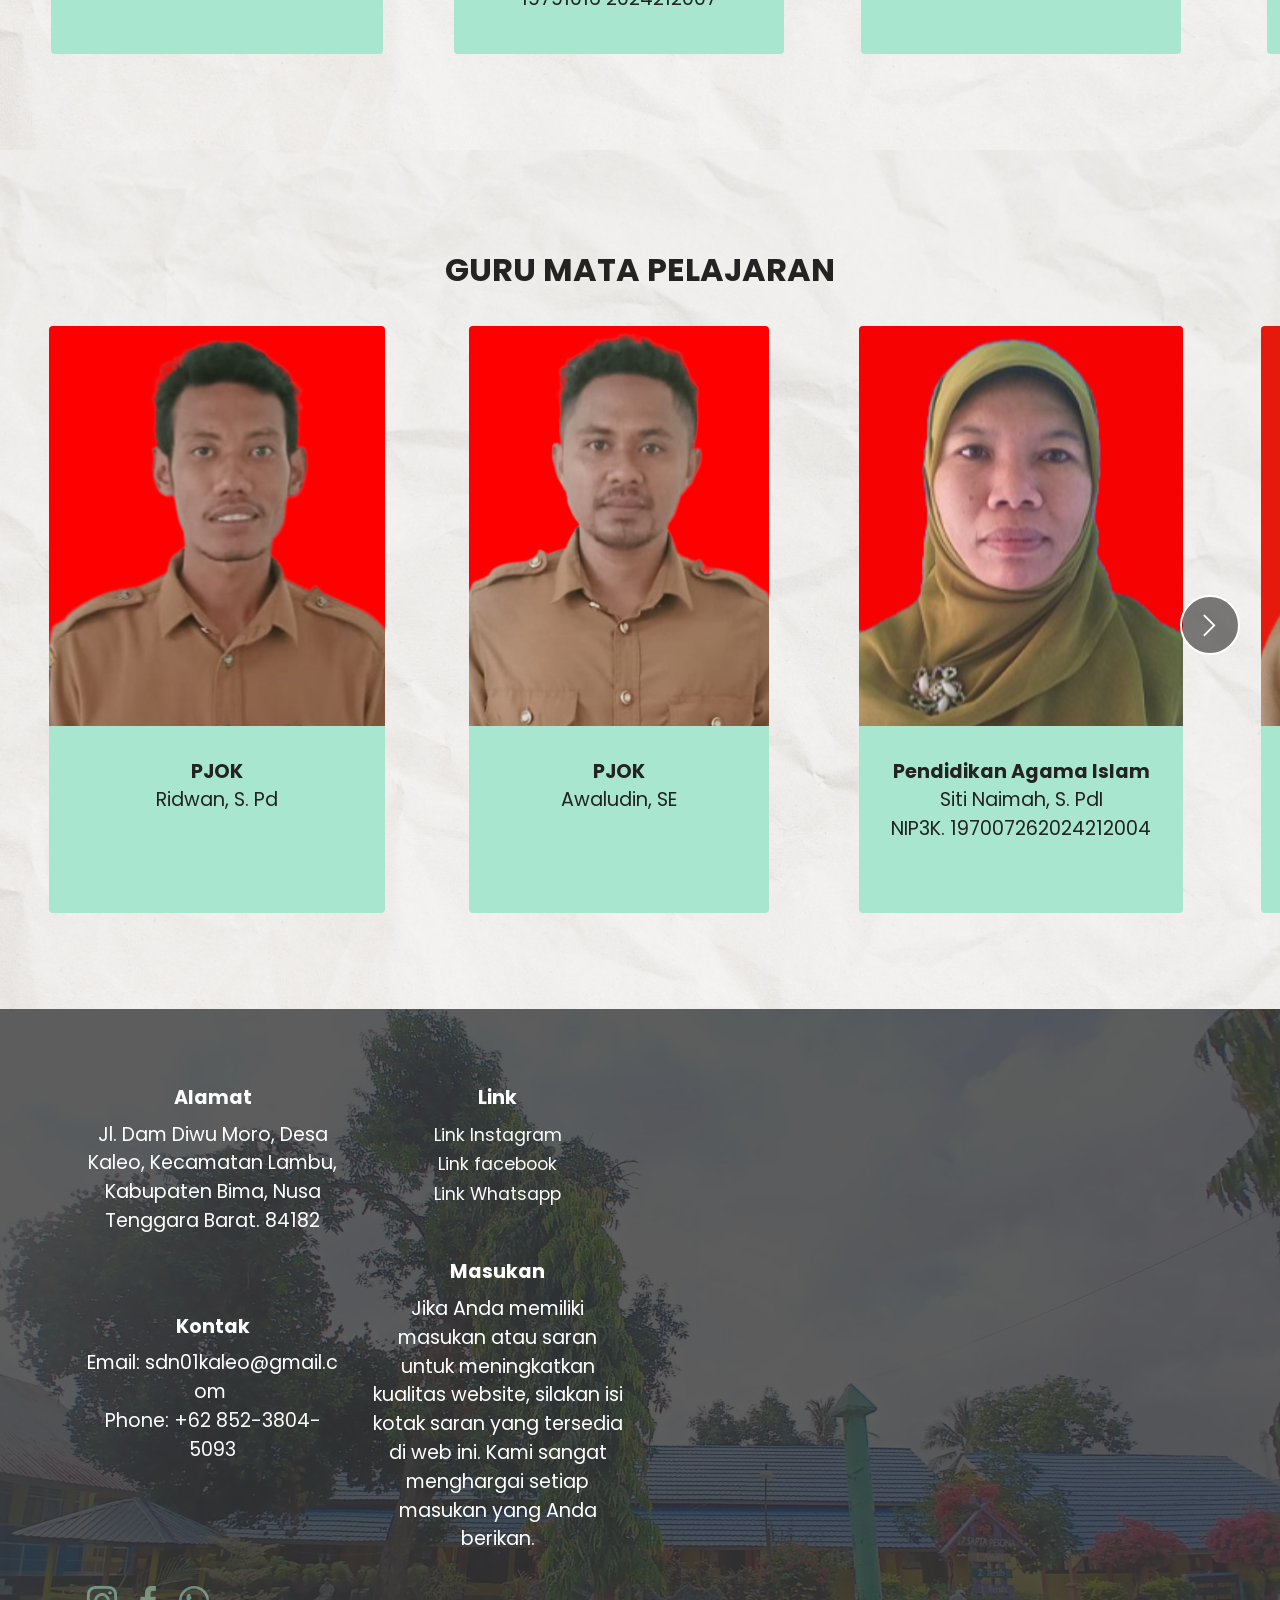
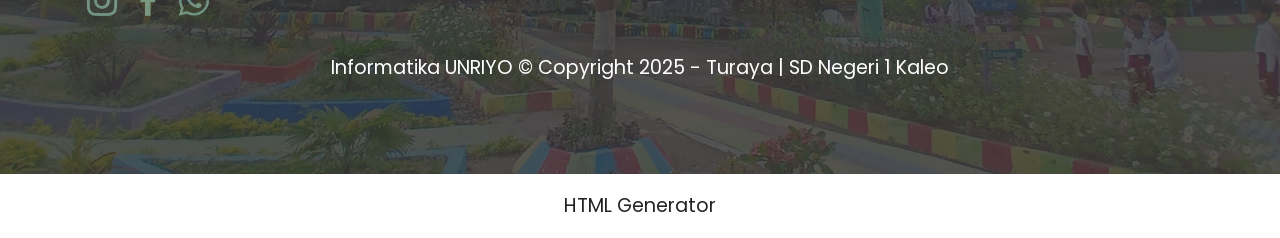
<file: page6.html>
<!DOCTYPE html>
<html  >
<head>
  <!-- Site made with Mobirise Website Builder v6.0.6, https://mobirise.com -->
  <meta charset="UTF-8">
  <meta http-equiv="X-UA-Compatible" content="IE=edge">
  <meta name="generator" content="Mobirise v6.0.6, mobirise.com">
  <meta name="viewport" content="width=device-width, initial-scale=1, minimum-scale=1">
  <link rel="shortcut icon" href="assets/images/lambang-tut-wuri-handayani-removebg-preview-153x156.png" type="image/x-icon">
  <meta name="description" content="">
  
  
  <title>Tenaga Pendidik</title>
  <link rel="stylesheet" href="assets/web/assets/mobirise-icons2/mobirise2.css">
  <link rel="stylesheet" href="assets/bootstrap/css/bootstrap.min.css">
  <link rel="stylesheet" href="assets/bootstrap/css/bootstrap-grid.min.css">
  <link rel="stylesheet" href="assets/bootstrap/css/bootstrap-reboot.min.css">
  <link rel="stylesheet" href="assets/parallax/jarallax.css">
  <link rel="stylesheet" href="assets/dropdown/css/style.css">
  <link rel="stylesheet" href="assets/socicon/css/styles.css">
  <link rel="stylesheet" href="assets/theme/css/style.css">
  <link rel="preload" href="https://fonts.googleapis.com/css?family=Poppins:100,100i,200,200i,300,300i,400,400i,500,500i,600,600i,700,700i,800,800i,900,900i&display=swap" as="style" onload="this.onload=null;this.rel='stylesheet'">
  <noscript><link rel="stylesheet" href="https://fonts.googleapis.com/css?family=Poppins:100,100i,200,200i,300,300i,400,400i,500,500i,600,600i,700,700i,800,800i,900,900i&display=swap"></noscript>
  <link rel="preload" as="style" href="assets/mobirise/css/mbr-additional.css?v=NNA9ch"><link rel="stylesheet" href="assets/mobirise/css/mbr-additional.css?v=NNA9ch" type="text/css">

  
  
  
</head>
<body>
  
  <section data-bs-version="5.1" class="menu menu3 cid-uND7kxIGKQ" once="menu" id="menu3-7">
    
    <nav class="navbar navbar-dropdown navbar-fixed-top navbar-expand-lg">
        <div class="container">
            <div class="navbar-brand">
                <span class="navbar-logo">
                    <a href="index.html">
                        <img src="assets/images/lambang-tut-wuri-handayani-removebg-preview-153x156.png" alt="Mobirise" style="height: 4.3rem;">
                    </a>
                </span>
                <span class="navbar-caption-wrap"><a class="navbar-caption text-black display-7" href="index.html">SD NEGERI 1 KALEO</a></span>
            </div>
            <button class="navbar-toggler" type="button" data-toggle="collapse" data-bs-toggle="collapse" data-target="#navbarSupportedContent" data-bs-target="#navbarSupportedContent" aria-controls="navbarNavAltMarkup" aria-expanded="false" aria-label="Toggle navigation">
                <div class="hamburger">
                    <span></span>
                    <span></span>
                    <span></span>
                    <span></span>
                </div>
            </button>
            <div class="collapse navbar-collapse" id="navbarSupportedContent">
                <ul class="navbar-nav nav-dropdown nav-right" data-app-modern-menu="true"><li class="nav-item"><a class="nav-link link text-primary display-7" href="index.html"><span class="mobi-mbri mobi-mbri-home mbr-iconfont mbr-iconfont-btn"></span>Beranda</a></li>
                    <li class="nav-item dropdown"><a class="nav-link link dropdown-toggle text-primary display-7" href="#" data-toggle="dropdown-submenu" data-bs-toggle="dropdown" aria-expanded="false">Profil</a><div class="dropdown-menu"><a class="dropdown-item text-primary display-7" href="page1.html">Sejarah Sekolah</a><a class="dropdown-item text-primary display-7" href="page2.html">Visi-Misi dan Tujuan<br></a><a class="dropdown-item text-primary display-7" href="page3.html">Struktur Organisasi<br></a><a class="dropdown-item text-primary display-7" href="page4.html">Galeri Sekolah</a><a class="dropdown-item text-primary display-7" href="page5.html">Fasilitas Sekolah</a><a class="dropdown-item text-primary display-7" href="page6.html">Tenaga Pendidik</a></div></li>
                    <li class="nav-item dropdown"><a class="nav-link link dropdown-toggle text-primary display-7" href="#" data-toggle="dropdown-submenu" data-bs-toggle="dropdown" aria-expanded="false">Informasi</a><div class="dropdown-menu"><a class="dropdown-item text-primary display-7" href="page7.html">Pengumuman</a><a class="dropdown-item text-primary display-7" href="page8.html">Sistem Penerimaan Peserta Didik Baru</a></div>
                    </li><li class="nav-item dropdown"><a class="nav-link link dropdown-toggle text-primary display-7" href="#" aria-expanded="false" data-toggle="dropdown-submenu" data-bs-toggle="dropdown">Aktivitas</a><div class="dropdown-menu"><a class="dropdown-item text-primary display-7" href="page9.html" aria-expanded="false">Kegiatan</a><a class="dropdown-item text-primary display-7" href="page10.html" aria-expanded="false">Ekstrakurikuler</a></div></li><li class="nav-item"><a class="nav-link link text-primary display-7" href="page11.html" aria-expanded="false">Kontak</a></li></ul>
                
                
            </div>
        </div>
    </nav>
</section>

<section data-bs-version="5.1" class="slider5 mbr-embla cid-uSYVwwOZge" id="slider5-2t">
    
    <div class="mbr-overlay"></div>
    <div class="position-relative">
        <div class="mbr-section-head">
            <h4 class="mbr-section-title mbr-fonts-style align-center mb-0 display-5">
                <strong>TENAGA PENDIDIK</strong></h4>
            
        </div>
        <div class="embla mt-4" data-skip-snaps="true" data-align="center" data-contain-scroll="trimSnaps" data-auto-play="true" data-auto-play-interval="6" data-draggable="true">
            <div class="embla__viewport container-fluid">
                <div class="embla__container">
                    <div class="embla__slide slider-image item" style="margin-left: 0rem; margin-right: 0rem;">
                        <div class="slide-content">
                            <div class="item-img">
                                <div class="item-wrapper">
                                    <img src="assets/images/aji-transformed-3.png" alt="Mobirise Website Builder" title="" data-slide-to="0" data-bs-slide-to="0">
                                </div>
                            </div>
                            <div class="item-content">
                                <h5 class="item-title mbr-fonts-style display-7"><strong>Kepala Sekolah</strong><div>H. Abdul Hamid, S. Pd</div><div>NIP. 196812311990111011</div></h5>
                                
                                
                            </div>
                            
                        </div>
                    </div>
                    <div class="embla__slide slider-image item" style="margin-left: 0rem; margin-right: 0rem;">
                        <div class="slide-content">
                            <div class="item-img">
                                <div class="item-wrapper">
                                    <img src="assets/images/marma-llg-removebg-preview-5.jpeg" alt="Mobirise Website Builder" title="" data-slide-to="1" data-bs-slide-to="1">
                                </div>
                            </div>
                            <div class="item-content">
                                <h5 class="item-title mbr-fonts-style display-7"><strong>Wakasek</strong><div>Siti Marmayenisti, S. Pd. SD</div><div>NIP. 197605282014062003</div></h5>
                                
                                
                            </div>
                            
                        </div>
                    </div>
                    <div class="embla__slide slider-image item" style="margin-left: 0rem; margin-right: 0rem;">
                        <div class="slide-content">
                            <div class="item-img">
                                <div class="item-wrapper">
                                    <img src="assets/images/gambar-whatsapp-2024-09-30-pukul-19.01.15-e194074c-2.jpeg" alt="Mobirise Website Builder" title="" data-slide-to="2" data-bs-slide-to="2">
                                </div>
                            </div>
                            <div class="item-content">
                                <h5 class="item-title mbr-fonts-style display-7"><strong>Bendahara</strong><div>Rahmah, S. Pd</div><div>NIP3K. 197611042021212002</div></h5>
                                
                                
                            </div>
                            
                        </div>
                    </div>
                    <div class="embla__slide slider-image item" style="margin-left: 0rem; margin-right: 0rem;">
                        <div class="slide-content">
                            <div class="item-img">
                                <div class="item-wrapper">
                                    <img src="assets/images/hendra-oke-fotor-bg-remover-20250123111248.png" alt="Mobirise Website Builder" title="" data-slide-to="3" data-bs-slide-to="3">
                                </div>
                            </div>
                            <div class="item-content">
                                <h5 class="item-title mbr-fonts-style display-7"><strong>Tata Usaha</strong><div>Hendra Gunawan, S. PdI</div><div>NUPTK. 0446763664110042</div></h5>
                                
                                
                            </div>
                            
                        </div>
                    </div><div class="embla__slide slider-image item" style="margin-left: 0rem; margin-right: 0rem;">
                        <div class="slide-content">
                            <div class="item-img">
                                <div class="item-wrapper">
                                    <img src="assets/images/adikurniawan.png" alt="Mobirise Website Builder" title="" data-slide-to="4" data-bs-slide-to="4">
                                </div>
                            </div>
                            <div class="item-content">
                                <h5 class="item-title mbr-fonts-style display-7"><strong>Tenaga Administrasi</strong><div>Adi Kurniawan, S. H</div><div>NUPTK. 2055776677130073</div></h5>
                                
                                
                            </div>
                            
                        </div>
                    </div><div class="embla__slide slider-image item" style="margin-left: 0rem; margin-right: 0rem;">
                        <div class="slide-content">
                            <div class="item-img">
                                <div class="item-wrapper">
                                    <img src="assets/images/st.-rahmah-removebg-preview.jpg" alt="Mobirise Website Builder" title="" data-slide-to="5" data-bs-slide-to="5">
                                </div>
                            </div>
                            <div class="item-content">
                                <h5 class="item-title mbr-fonts-style display-7"><strong>Unit Perpustakaan</strong><div>Siti Rahmawati, S.Pd</div><div>NUPTK. 4842765667130272</div></h5>
                                
                                
                            </div>
                            
                        </div>
                    </div>
                </div>
            </div>
            <button class="embla__button embla__button--prev">
                <span class="mobi-mbri mobi-mbri-arrow-prev mbr-iconfont" aria-hidden="true"></span>
                <span class="sr-only visually-hidden visually-hidden">Previous</span>
            </button>
            <button class="embla__button embla__button--next">
                <span class="mobi-mbri mobi-mbri-arrow-next mbr-iconfont" aria-hidden="true"></span>
                <span class="sr-only visually-hidden visually-hidden">Next</span>
            </button>
        </div>
    </div>
</section>

<section data-bs-version="5.1" class="slider5 mbr-embla cid-uSYXCNwjut" id="slider5-2v">
    
    <div class="mbr-overlay"></div>
    <div class="position-relative">
        <div class="mbr-section-head">
            <h4 class="mbr-section-title mbr-fonts-style align-center mb-0 display-5">
                <strong>WALI KELAS</strong></h4>
            
        </div>
        <div class="embla mt-4" data-skip-snaps="true" data-align="center" data-contain-scroll="trimSnaps" data-auto-play="true" data-auto-play-interval="5" data-draggable="true">
            <div class="embla__viewport container-fluid">
                <div class="embla__container">
                    <div class="embla__slide slider-image item" style="margin-left: 1rem; margin-right: 1rem;">
                        <div class="slide-content">
                            <div class="item-img">
                                <div class="item-wrapper">
                                    <img src="assets/images/nisa-removebg-preview-removebg-preview.jpeg" alt="Mobirise Website Builder" title="" data-slide-to="0" data-bs-slide-to="0">
                                </div>
                            </div>
                            <div class="item-content">
                                <h5 class="item-title mbr-fonts-style display-7"><strong>Wali Kelas I A</strong><div>Annisa, S. Pd</div><div>NIP3K. 198404282024212014</div></h5>
                                
                                
                            </div>
                            
                        </div>
                    </div>
                    <div class="embla__slide slider-image item" style="margin-left: 1rem; margin-right: 1rem;">
                        <div class="slide-content">
                            <div class="item-img">
                                <div class="item-wrapper">
                                    <img src="assets/images/hafsah-transformed.png" alt="Mobirise Website Builder" title="" data-slide-to="1" data-bs-slide-to="1">
                                </div>
                            </div>
                            <div class="item-content">
                                <h5 class="item-title mbr-fonts-style display-7"><strong>Wali Kelas I B</strong><div>Hafsah, S. Pd</div><div>NIP3K.</div><div>19791016 2024212007</div></h5>
                                
                                
                            </div>
                            
                        </div>
                    </div>
                    <div class="embla__slide slider-image item" style="margin-left: 1rem; margin-right: 1rem;">
                        <div class="slide-content">
                            <div class="item-img">
                                <div class="item-wrapper">
                                    <img src="assets/images/eri-removebg-preview-1.jpeg" alt="Mobirise Website Builder" title="" data-slide-to="2" data-bs-slide-to="2">
                                </div>
                            </div>
                            <div class="item-content">
                                <h5 class="item-title mbr-fonts-style display-7"><strong>Wali Kelas II A</strong><div>Muhlisan, S. Pd</div><div>NIP3K. 198302032021212006</div></h5>
                                
                                
                            </div>
                            
                        </div>
                    </div>
                    <div class="embla__slide slider-image item" style="margin-left: 1rem; margin-right: 1rem;">
                        <div class="slide-content">
                            <div class="item-img">
                                <div class="item-wrapper">
                                    <img src="assets/images/st.-rahmah-removebg-preview-2.jpeg" alt="Mobirise Website Builder" title="" data-slide-to="3" data-bs-slide-to="3">
                                </div>
                            </div>
                            <div class="item-content">
                                <h5 class="item-title mbr-fonts-style display-7"><strong>Wali Kelas II B</strong><div>Siti Rahmawati, S.Pd</div><div>NUPTK. 4842765667130272</div></h5>
                                
                                
                            </div>
                            
                        </div>
                    </div><div class="embla__slide slider-image item" style="margin-left: 1rem; margin-right: 1rem;">
                        <div class="slide-content">
                            <div class="item-img">
                                <div class="item-wrapper">
                                    <img src="assets/images/sorfah-transformed-1.png" alt="Mobirise Website Builder" title="" data-slide-to="4" data-bs-slide-to="4">
                                </div>
                            </div>
                            <div class="item-content">
                                <h5 class="item-title mbr-fonts-style display-7"><strong>Wali Kelas III A</strong><div>Sorfah, S. Pd</div><div>NIP3K. 198203032024212012</div></h5>
                                
                                
                            </div>
                            
                        </div>
                    </div><div class="embla__slide slider-image item" style="margin-left: 1rem; margin-right: 1rem;">
                        <div class="slide-content">
                            <div class="item-img">
                                <div class="item-wrapper">
                                    <img src="assets/images/ih-removebg-preview.jpeg" alt="Mobirise Website Builder" title="" data-slide-to="5" data-bs-slide-to="5">
                                </div>
                            </div>
                            <div class="item-content">
                                <h5 class="item-title mbr-fonts-style display-7"><strong>Wali Kelas III B</strong><div>Ihwan, S. Pd</div><div>NIP3K. 198310202023211015</div></h5>
                                
                                
                            </div>
                            
                        </div>
                    </div><div class="embla__slide slider-image item" style="margin-left: 1rem; margin-right: 1rem;">
                        <div class="slide-content">
                            <div class="item-img">
                                <div class="item-wrapper">
                                    <img src="assets/images/gambar-whatsapp-2024-09-30-pukul-19.01.15-e194074c.jpg" alt="Mobirise Website Builder" title="" data-slide-to="6" data-bs-slide-to="6">
                                </div>
                            </div>
                            <div class="item-content">
                                <h5 class="item-title mbr-fonts-style display-7"><strong>Wali Kelas IV A</strong><div>Rahmah, S. Pd</div><div>NIP3K. 197611042021212002</div></h5>
                                
                                
                            </div>
                            
                        </div>
                    </div><div class="embla__slide slider-image item" style="margin-left: 1rem; margin-right: 1rem;">
                        <div class="slide-content">
                            <div class="item-img">
                                <div class="item-wrapper">
                                    <img src="assets/images/runisyah-lg-removebg-preview.jpg" alt="Mobirise Website Builder" title="" data-slide-to="7" data-bs-slide-to="7">
                                </div>
                            </div>
                            <div class="item-content">
                                <h5 class="item-title mbr-fonts-style display-7"><strong>Wali Kelas IV B</strong><div>Runisyah, S. Pd</div><div>NUPTK. 9956770671230182</div></h5>
                                
                                
                            </div>
                            
                        </div>
                    </div><div class="embla__slide slider-image item" style="margin-left: 1rem; margin-right: 1rem;">
                        <div class="slide-content">
                            <div class="item-img">
                                <div class="item-wrapper">
                                    <img src="assets/images/sunarti-llg-removebg-preview.jpg" alt="Mobirise Website Builder" title="" data-slide-to="8" data-bs-slide-to="8">
                                </div>
                            </div>
                            <div class="item-content">
                                <h5 class="item-title mbr-fonts-style display-7"><strong>Wali Kelas V A</strong><div>Sunarti, S. Pd. SD</div><div>NIP3K. 198004132023212010</div></h5>
                                
                                
                            </div>
                            
                        </div>
                    </div><div class="embla__slide slider-image item" style="margin-left: 1rem; margin-right: 1rem;">
                        <div class="slide-content">
                            <div class="item-img">
                                <div class="item-wrapper">
                                    <img src="assets/images/nurwahida-removebg-preview.jpg" alt="Mobirise Website Builder" title="" data-slide-to="9" data-bs-slide-to="9">
                                </div>
                            </div>
                            <div class="item-content">
                                <h5 class="item-title mbr-fonts-style display-7"><strong>Wali Kelas V B</strong><div>Nurwahida, S. Pd</div><div>NUPTK. 8642772673230312</div></h5>
                                
                                
                            </div>
                            
                        </div>
                    </div><div class="embla__slide slider-image item" style="margin-left: 1rem; margin-right: 1rem;">
                        <div class="slide-content">
                            <div class="item-img">
                                <div class="item-wrapper">
                                    <img src="assets/images/marma-llg-removebg-preview.jpg" alt="Mobirise Website Builder" title="" data-slide-to="10" data-bs-slide-to="10">
                                </div>
                            </div>
                            <div class="item-content">
                                <h5 class="item-title mbr-fonts-style display-7"><strong>Wali Kelas VI</strong><div>Siti Marmayenisti, S. Pd. SD</div><div>NIP. 197605282014062003</div><div><strong><br></strong></div></h5>
                                
                                
                            </div>
                            
                        </div>
                    </div>
                </div>
            </div>
            <button class="embla__button embla__button--prev">
                <span class="mobi-mbri mobi-mbri-arrow-prev mbr-iconfont" aria-hidden="true"></span>
                <span class="sr-only visually-hidden visually-hidden">Previous</span>
            </button>
            <button class="embla__button embla__button--next">
                <span class="mobi-mbri mobi-mbri-arrow-next mbr-iconfont" aria-hidden="true"></span>
                <span class="sr-only visually-hidden visually-hidden">Next</span>
            </button>
        </div>
    </div>
</section>

<section data-bs-version="5.1" class="slider5 mbr-embla cid-uSZ0HPAo1z" id="slider5-2w">
    
    <div class="mbr-overlay"></div>
    <div class="position-relative">
        <div class="mbr-section-head">
            <h4 class="mbr-section-title mbr-fonts-style align-center mb-0 display-5">
                <strong>GURU MATA PELAJARAN</strong></h4>
            
        </div>
        <div class="embla mt-4" data-skip-snaps="true" data-align="center" data-contain-scroll="trimSnaps" data-auto-play="true" data-auto-play-interval="5" data-draggable="true">
            <div class="embla__viewport container-fluid">
                <div class="embla__container">
                    <div class="embla__slide slider-image item active" style="margin-left: 1rem; margin-right: 1rem;">
                        <div class="slide-content">
                            <div class="item-img">
                                <div class="item-wrapper">
                                    <img src="assets/images/ridwan-fotor-bg-remover-2025012310560.png" alt="Mobirise Website Builder" title="" data-slide-to="0" data-bs-slide-to="0">
                                </div>
                            </div>
                            <div class="item-content">
                                <h5 class="item-title mbr-fonts-style display-7"><strong>PJOK</strong><div>Ridwan, S. Pd</div></h5>
                                
                                
                            </div>
                            
                        </div>
                    </div>
                    <div class="embla__slide slider-image item" style="margin-left: 1rem; margin-right: 1rem;">
                        <div class="slide-content">
                            <div class="item-img">
                                <div class="item-wrapper">
                                    <img src="assets/images/awaludin-fotor-bg-remover-20250123101030.png" alt="Mobirise Website Builder" title="" data-slide-to="1" data-bs-slide-to="1">
                                </div>
                            </div>
                            <div class="item-content">
                                <h5 class="item-title mbr-fonts-style display-7"><strong>PJOK</strong><div>Awaludin, SE</div><div><strong><br></strong></div></h5>
                                
                                
                            </div>
                            
                        </div>
                    </div>
                    
                    <div class="embla__slide slider-image item" style="margin-left: 1rem; margin-right: 1rem;">
                        <div class="slide-content">
                            <div class="item-img">
                                <div class="item-wrapper">
                                    <img src="assets/images/ibu-jumra-merah.png" alt="Mobirise Website Builder" title="" data-slide-to="2" data-bs-slide-to="2">
                                </div>
                            </div>
                            <div class="item-content">
                                <h5 class="item-title mbr-fonts-style display-7"><strong>Pendidikan Agama Islam</strong><div>Siti Naimah, S. PdI</div><div>NIP3K. 197007262024212004</div><div><strong><br></strong></div></h5>
                                
                                
                            </div>
                            
                        </div>
                    </div><div class="embla__slide slider-image item" style="margin-left: 1rem; margin-right: 1rem;">
                        <div class="slide-content">
                            <div class="item-img">
                                <div class="item-wrapper">
                                    <img src="assets/images/naimah-transformed.png" alt="Mobirise Website Builder" title="" data-slide-to="3" data-bs-slide-to="3">
                                </div>
                            </div>
                            <div class="item-content">
                                <h5 class="item-title mbr-fonts-style display-7"><strong>Pendidikan Agama Islam</strong><div>Siti Naimah, S. PdI</div><div>NIP3K. 197007262024212004</div></h5>
                                
                                
                            </div>
                            
                        </div>
                    </div><div class="embla__slide slider-image item" style="margin-left: 1rem; margin-right: 1rem;">
                        <div class="slide-content">
                            <div class="item-img">
                                <div class="item-wrapper">
                                    <img src="assets/images/ikke-removebg-preview.jpeg" alt="Mobirise Website Builder" title="" data-slide-to="4" data-bs-slide-to="4">
                                </div>
                            </div>
                            <div class="item-content">
                                <h5 class="item-title mbr-fonts-style display-7"><strong>Muatan Lokal</strong><div>Ike Nurjanah, S. Pd</div><div>NUPTK. 0842772673230232</div><div><strong><br></strong></div></h5>
                                
                                
                            </div>
                            
                        </div>
                    </div><div class="embla__slide slider-image item" style="margin-left: 1rem; margin-right: 1rem;">
                        <div class="slide-content">
                            <div class="item-img">
                                <div class="item-wrapper">
                                    <img src="assets/images/inayah-removebg-preview.jpeg" alt="Mobirise Website Builder" title="" data-slide-to="5" data-bs-slide-to="5">
                                </div>
                            </div>
                            <div class="item-content">
                                <h5 class="item-title mbr-fonts-style display-7"><strong>Muatan Lokal</strong><div>Nur Inayah, S. Pd</div><div>NUPTK. 1442776677230123</div><div><strong><br></strong></div></h5>
                                
                                
                            </div>
                            
                        </div>
                    </div><div class="embla__slide slider-image item" style="margin-left: 1rem; margin-right: 1rem;">
                        <div class="slide-content">
                            <div class="item-img">
                                <div class="item-wrapper">
                                    <img src="assets/images/usfatun-removebg-preview.jpeg" alt="Mobirise Website Builder" title="" data-slide-to="6" data-bs-slide-to="6">
                                </div>
                            </div>
                            <div class="item-content">
                                <h5 class="item-title mbr-fonts-style display-7"><strong>Muatan Lokal</strong><div>Usfatun Sholeha, S. Pd</div><div>NUPTK. 0750777678230052</div></h5>
                                
                                
                            </div>
                            
                        </div>
                    </div><div class="embla__slide slider-image item" style="margin-left: 1rem; margin-right: 1rem;">
                        <div class="slide-content">
                            <div class="item-img">
                                <div class="item-wrapper">
                                    <img src="assets/images/hartini-fotor-bg-remover-2025012310239.png" alt="Mobirise Website Builder" title="" data-slide-to="7" data-bs-slide-to="7">
                                </div>
                            </div>
                            <div class="item-content">
                                <h5 class="item-title mbr-fonts-style display-7"><strong>Muatan Lokal</strong><div>Hartini, S. Pd</div></h5>
                                
                                
                            </div>
                            
                        </div>
                    </div><div class="embla__slide slider-image item" style="margin-left: 1rem; margin-right: 1rem;">
                        <div class="slide-content">
                            <div class="item-img">
                                <div class="item-wrapper">
                                    <img src="assets/images/nuraidah-removebg-preview.jpeg" alt="Mobirise Website Builder" title="" data-slide-to="8" data-bs-slide-to="8">
                                </div>
                            </div>
                            <div class="item-content">
                                <h5 class="item-title mbr-fonts-style display-7"><strong>Muatan Lokal</strong><div>Nuraidah Fitriani, S. Pd</div><div>NUPTK. 5551778679230023</div></h5>
                                
                                
                            </div>
                            
                        </div>
                    </div><div class="embla__slide slider-image item" style="margin-left: 1rem; margin-right: 1rem;">
                        <div class="slide-content">
                            <div class="item-img">
                                <div class="item-wrapper">
                                    <img src="assets/images/nurwahida-removebg-preview.jpg" alt="Mobirise Website Builder" title="" data-slide-to="9" data-bs-slide-to="9">
                                </div>
                            </div>
                            <div class="item-content">
                                <h5 class="item-title mbr-fonts-style display-7"><strong>Bahasa Inggris</strong><div>Nurwahida, S. Pd</div><div>NUPTK. 8642772673230312</div></h5>
                                
                                
                            </div>
                            
                        </div>
                    </div><div class="embla__slide slider-image item" style="margin-left: 1rem; margin-right: 1rem;">
                        <div class="slide-content">
                            <div class="item-img">
                                <div class="item-wrapper">
                                    <img src="assets/images/furkan-1.png" alt="Mobirise Website Builder" title="" data-slide-to="10" data-bs-slide-to="10">
                                </div>
                            </div>
                            <div class="item-content">
                                <h5 class="item-title mbr-fonts-style display-7"><strong>Guru Umum</strong><div>Furkan Fitraturrahim, SE</div><div>NUPTK. 4643774675130182</div></h5>
                                
                                
                            </div>
                            
                        </div>
                    </div>
                </div>
            </div>
            <button class="embla__button embla__button--prev">
                <span class="mobi-mbri mobi-mbri-arrow-prev mbr-iconfont" aria-hidden="true"></span>
                <span class="sr-only visually-hidden visually-hidden">Previous</span>
            </button>
            <button class="embla__button embla__button--next">
                <span class="mobi-mbri mobi-mbri-arrow-next mbr-iconfont" aria-hidden="true"></span>
                <span class="sr-only visually-hidden visually-hidden">Next</span>
            </button>
        </div>
    </div>
</section>

<section data-bs-version="5.1" class="footer6 cid-uSZ4M5CplZ mbr-parallax-background" once="footers" id="footer6-30">

    

    <div class="mbr-overlay" style="opacity: 0.8; background-color: rgb(53, 53, 53);"></div>

    <div class="container">
        <div class="row content mbr-white">
            <div class="col-12 col-md-3 mbr-fonts-style display-7">
                <h5 class="mbr-section-subtitle mbr-fonts-style mb-2 display-7">
                    <strong>Alamat</strong></h5>
                <p class="mbr-text mbr-fonts-style display-7">Jl. Dam Diwu Moro, Desa Kaleo, Kecamatan Lambu, Kabupaten Bima, Nusa Tenggara Barat. 84182</p> <br>
                <h5 class="mbr-section-subtitle mbr-fonts-style mb-2 mt-4 display-7"><strong>Kontak</strong></h5>
                <p class="mbr-text mbr-fonts-style mb-4 display-7">
                    Email:&nbsp;sdn01kaleo@gmail.com&nbsp;<br>
                    Phone: <a href="tel:+6285238045093" class="text-white">+62 852-3804-5093</a><br></p>
            </div>
            <div class="col-12 col-md-3 mbr-fonts-style display-4">
                <h5 class="mbr-section-subtitle mbr-fonts-style mb-2 display-7">
                    <strong>Link</strong></h5>
                <ul class="list mbr-fonts-style mb-4 display-4">
                    <li class="mbr-text item-wrap"><a href="https://www.instagram.com/sdn1kaleo_official?igsh=MXcyemF6dzR6Y2NydA%3D%3D&utm_source=qr" class="text-white">Link&nbsp;Instagram</a></li><a href="https://www.instagram.com/sdn1kaleo_official?igsh=MXcyemF6dzR6Y2NydA%3D%3D&utm_source=qr" class="text-primary">
                    </a><li class="mbr-text item-wrap"><a href="https://www.facebook.com/profile.php?id=100089168240609&mibextid=wwXIfr&mibextid=wwXIfr" class="text-white text-primary">Link facebook</a></li><li class="mbr-text item-wrap"><a href="https://wa.me/6285238045093" class="text-white">Link Whatsapp</a></li>
                </ul>
                <h5 class="mbr-section-subtitle mbr-fonts-style mb-2 mt-5 display-7"><strong>Masukan</strong></h5>
                <p class="mbr-text mbr-fonts-style mb-4 display-7">Jika Anda memiliki masukan atau saran untuk meningkatkan kualitas website, silakan isi kotak saran yang tersedia di web ini. Kami sangat menghargai setiap masukan yang Anda berikan.
                </p>
            </div>
            <div class="col-12 col-md-6">
                <div class="google-map"><iframe frameborder="0" style="border:0" src="https://www.google.com/maps/embed?pb=!1m14!1m8!1m3!1d317.45353142539034!2d118.96976857111771!3d-8.576468698439877!3m2!1i1024!2i768!4f13.1!3m3!1m2!1s0x2db5996d97cd1fa3%3A0xad71e344f1a1a4b1!2sKaleo!5e1!3m2!1sen!2sid!4v1747986948849!5m2!1sen!2sid" allowfullscreen=""></iframe></div>
            </div>
            <div class="col-md-6">
                <div class="social-list align-left">
                    <div class="soc-item">
                        <a href="https://www.instagram.com/sdn1kaleo_official?igsh=MXcyemF6dzR6Y2NydA%3D%3D&utm_source=qr">
                            <span class="mbr-iconfont mbr-iconfont-social socicon-instagram socicon" style="color: rgb(168, 230, 207); fill: rgb(168, 230, 207); font-size: 30px;"></span>
                        </a>
                    </div>
                    <div class="soc-item">
                        
                            <a href="https://www.facebook.com/profile.php?id=100089168240609&mibextid=wwXIfr&mibextid=wwXIfr"><span class="mbr-iconfont mbr-iconfont-social socicon-facebook socicon" style="color: rgb(168, 230, 207); fill: rgb(168, 230, 207); font-size: 30px;"></span></a>
                        
                    </div>
                    <div class="soc-item">
                        <a href="https://wa.me/6285238045093" target="_blank">
                            <span class="mbr-iconfont mbr-iconfont-social socicon-whatsapp socicon" style="color: rgb(168, 230, 207); fill: rgb(168, 230, 207); font-size: 30px;"></span>
                        </a>
                    </div>
                    
                    
                    
                </div>
            </div>
        </div>
        <div class="footer-lower">
            <div class="media-container-row">
                <div class="col-sm-12">
                    <hr>
                </div>
            </div>
            <div class="col-sm-12 copyright pl-0">
                <p class="mbr-text mbr-fonts-style mbr-white display-7">Informatika UNRIYO © Copyright 2025 - Turaya | SD Negeri 1 Kaleo</p>
            </div>
        </div>
    </div>
</section><section class="display-7" style="padding: 0;align-items: center;justify-content: center;flex-wrap: wrap;    align-content: center;display: flex;position: relative;height: 4rem;"><a href="https://mobiri.se/3966347" style="flex: 1 1;height: 4rem;position: absolute;width: 100%;z-index: 1;"><img alt="" style="height: 4rem;" src="[data-uri]"></a><p style="margin: 0;text-align: center;" class="display-7">&#8204;</p><a style="z-index:1" href="https://mobirise.com/html-builder.html">HTML Generator</a></section><script src="assets/bootstrap/js/bootstrap.bundle.min.js"></script>  <script src="assets/parallax/jarallax.js"></script>  <script src="assets/smoothscroll/smooth-scroll.js"></script>  <script src="assets/ytplayer/index.js"></script>  <script src="assets/dropdown/js/navbar-dropdown.js"></script>  <script src="assets/embla/embla.min.js"></script>  <script src="assets/embla/script.js"></script>  <script src="assets/theme/js/script.js"></script>  
  
  
</body>
</html>
</file>
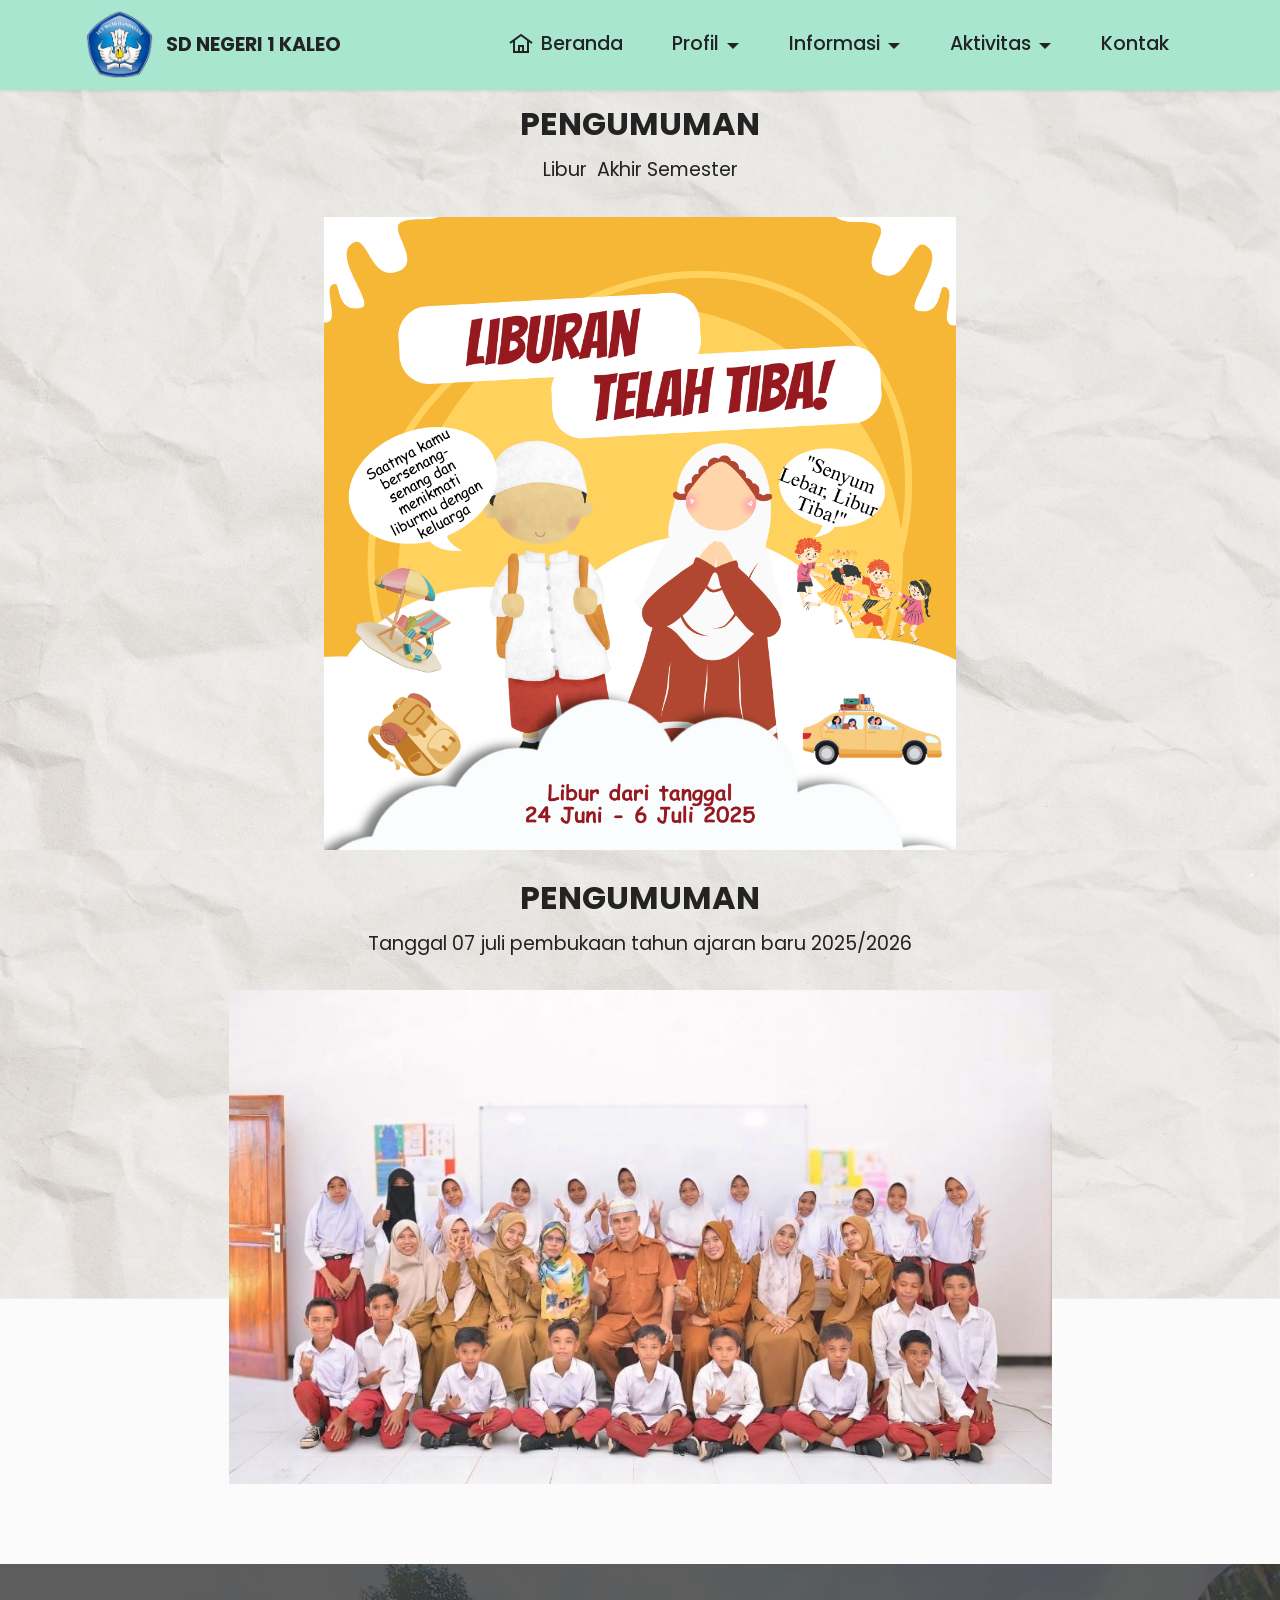
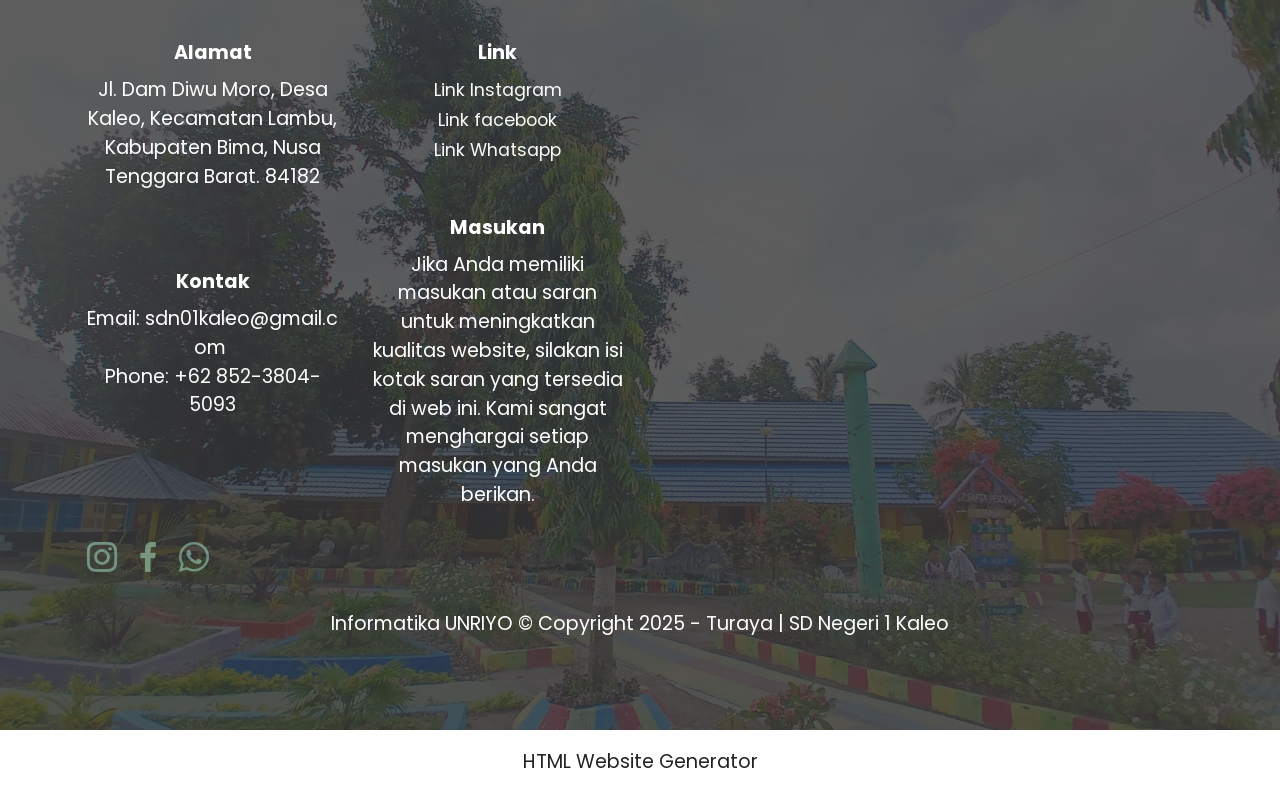
<file: page7.html>
<!DOCTYPE html>
<html  >
<head>
  <!-- Site made with Mobirise Website Builder v6.0.6, https://mobirise.com -->
  <meta charset="UTF-8">
  <meta http-equiv="X-UA-Compatible" content="IE=edge">
  <meta name="generator" content="Mobirise v6.0.6, mobirise.com">
  <meta name="viewport" content="width=device-width, initial-scale=1, minimum-scale=1">
  <link rel="shortcut icon" href="assets/images/lambang-tut-wuri-handayani-removebg-preview-153x156.png" type="image/x-icon">
  <meta name="description" content="">
  
  
  <title>Pengumuman</title>
  <link rel="stylesheet" href="assets/web/assets/mobirise-icons2/mobirise2.css">
  <link rel="stylesheet" href="assets/bootstrap/css/bootstrap.min.css">
  <link rel="stylesheet" href="assets/bootstrap/css/bootstrap-grid.min.css">
  <link rel="stylesheet" href="assets/bootstrap/css/bootstrap-reboot.min.css">
  <link rel="stylesheet" href="assets/parallax/jarallax.css">
  <link rel="stylesheet" href="assets/dropdown/css/style.css">
  <link rel="stylesheet" href="assets/socicon/css/styles.css">
  <link rel="stylesheet" href="assets/theme/css/style.css">
  <link rel="preload" href="https://fonts.googleapis.com/css?family=Poppins:100,100i,200,200i,300,300i,400,400i,500,500i,600,600i,700,700i,800,800i,900,900i&display=swap" as="style" onload="this.onload=null;this.rel='stylesheet'">
  <noscript><link rel="stylesheet" href="https://fonts.googleapis.com/css?family=Poppins:100,100i,200,200i,300,300i,400,400i,500,500i,600,600i,700,700i,800,800i,900,900i&display=swap"></noscript>
  <link rel="preload" as="style" href="assets/mobirise/css/mbr-additional.css?v=xRNACW"><link rel="stylesheet" href="assets/mobirise/css/mbr-additional.css?v=xRNACW" type="text/css">

  
  
  
</head>
<body>
  
  <section data-bs-version="5.1" class="menu menu3 cid-uND7s69cp4" once="menu" id="menu3-8">
    
    <nav class="navbar navbar-dropdown navbar-fixed-top navbar-expand-lg">
        <div class="container">
            <div class="navbar-brand">
                <span class="navbar-logo">
                    <a href="index.html">
                        <img src="assets/images/lambang-tut-wuri-handayani-removebg-preview-153x156.png" alt="Mobirise" style="height: 4.3rem;">
                    </a>
                </span>
                <span class="navbar-caption-wrap"><a class="navbar-caption text-black display-7" href="index.html">SD NEGERI 1 KALEO</a></span>
            </div>
            <button class="navbar-toggler" type="button" data-toggle="collapse" data-bs-toggle="collapse" data-target="#navbarSupportedContent" data-bs-target="#navbarSupportedContent" aria-controls="navbarNavAltMarkup" aria-expanded="false" aria-label="Toggle navigation">
                <div class="hamburger">
                    <span></span>
                    <span></span>
                    <span></span>
                    <span></span>
                </div>
            </button>
            <div class="collapse navbar-collapse" id="navbarSupportedContent">
                <ul class="navbar-nav nav-dropdown nav-right" data-app-modern-menu="true"><li class="nav-item"><a class="nav-link link text-primary display-7" href="index.html"><span class="mobi-mbri mobi-mbri-home mbr-iconfont mbr-iconfont-btn"></span>Beranda</a></li>
                    <li class="nav-item dropdown"><a class="nav-link link dropdown-toggle text-primary display-7" href="#" data-toggle="dropdown-submenu" data-bs-toggle="dropdown" aria-expanded="false">Profil</a><div class="dropdown-menu"><a class="dropdown-item text-primary display-7" href="page1.html">Sejarah Sekolah</a><a class="dropdown-item text-primary display-7" href="page2.html">Visi-Misi dan Tujuan<br></a><a class="dropdown-item text-primary display-7" href="page3.html">Struktur Organisasi<br></a><a class="dropdown-item text-primary display-7" href="page4.html">Galeri Sekolah</a><a class="dropdown-item text-primary display-7" href="page5.html">Fasilitas Sekolah</a><a class="dropdown-item text-primary display-7" href="page6.html">Tenaga Pendidik</a></div></li>
                    <li class="nav-item dropdown"><a class="nav-link link dropdown-toggle text-primary display-7" href="#" data-toggle="dropdown-submenu" data-bs-toggle="dropdown" aria-expanded="false">Informasi</a><div class="dropdown-menu"><a class="dropdown-item text-primary display-7" href="page7.html">Pengumuman</a><a class="dropdown-item text-primary display-7" href="page8.html">Sistem Penerimaan Peserta Didik Baru</a></div>
                    </li><li class="nav-item dropdown"><a class="nav-link link dropdown-toggle text-primary display-7" href="#" aria-expanded="false" data-toggle="dropdown-submenu" data-bs-toggle="dropdown">Aktivitas</a><div class="dropdown-menu"><a class="dropdown-item text-primary display-7" href="page9.html" aria-expanded="false">Kegiatan</a><a class="dropdown-item text-primary display-7" href="page10.html" aria-expanded="false">Ekstrakurikuler</a></div></li><li class="nav-item"><a class="nav-link link text-primary display-7" href="page11.html" aria-expanded="false">Kontak</a></li></ul>
                
                
            </div>
        </div>
    </nav>
</section>

<section data-bs-version="5.1" class="header10 cid-uNDlD3Qu7c mbr-parallax-background" id="header10-14">

    

    <div class="mbr-overlay" style="opacity: 0.7; background-color: rgb(250, 250, 250);"></div>

    <div class="align-center container-fluid">
        <div class="row justify-content-center">
            <div class="col-md-12 col-lg-9">
                <h1 class="mbr-section-title mbr-fonts-style mb-3 display-5"><p><strong>PENGUMUMAN</strong><br></p></h1>
                <p class="mbr-text mbr-fonts-style display-7">
                    Libur&nbsp; Akhir Semester<br></p>
                
                <div class="image-wrap mt-4">
                    <img src="assets/images/edit-libur-sekolah-2.png" alt="Mobirise" title="">
                </div>
            </div>
        </div>
    </div>
</section>

<section data-bs-version="5.1" class="header10 cid-uNDmwOgmPy mbr-parallax-background" id="header10-17">

    

    <div class="mbr-overlay" style="opacity: 0.7; background-color: rgb(250, 250, 250);"></div>

    <div class="align-center container">
        <div class="row justify-content-center">
            <div class="col-md-12 col-lg-9">
                <h1 class="mbr-section-title mbr-fonts-style mb-3 display-5"><p><strong>PENGUMUMAN</strong><br></p></h1>
                <p class="mbr-text mbr-fonts-style display-7">Tanggal 07 juli pembukaan tahun ajaran baru 2025/2026</p>
                
                <div class="image-wrap mt-4">
                    <img src="assets/images/whatsapp-image-2025-05-30-at-00.42.44-4-1076x714.jpeg" alt="Mobirise" title="">
                </div>
            </div>
        </div>
    </div>
</section>

<section data-bs-version="5.1" class="footer6 cid-uNDn7Xs3TE mbr-parallax-background" once="footers" id="footer6-18">

    

    <div class="mbr-overlay" style="opacity: 0.8; background-color: rgb(53, 53, 53);"></div>

    <div class="container">
        <div class="row content mbr-white">
            <div class="col-12 col-md-3 mbr-fonts-style display-7">
                <h5 class="mbr-section-subtitle mbr-fonts-style mb-2 display-7">
                    <strong>Alamat</strong></h5>
                <p class="mbr-text mbr-fonts-style display-7">Jl. Dam Diwu Moro, Desa Kaleo, Kecamatan Lambu, Kabupaten Bima, Nusa Tenggara Barat. 84182</p> <br>
                <h5 class="mbr-section-subtitle mbr-fonts-style mb-2 mt-4 display-7"><strong>Kontak</strong></h5>
                <p class="mbr-text mbr-fonts-style mb-4 display-7">
                    Email:&nbsp;sdn01kaleo@gmail.com&nbsp;<br>
                    Phone: <a href="tel:+6285238045093" class="text-white">+62 852-3804-5093</a><br></p>
            </div>
            <div class="col-12 col-md-3 mbr-fonts-style display-4">
                <h5 class="mbr-section-subtitle mbr-fonts-style mb-2 display-7">
                    <strong>Link</strong></h5>
                <ul class="list mbr-fonts-style mb-4 display-4">
                    <li class="mbr-text item-wrap"><a href="https://www.instagram.com/sdn1kaleo_official?igsh=MXcyemF6dzR6Y2NydA%3D%3D&utm_source=qr" class="text-white">Link&nbsp;Instagram</a></li><a href="https://www.instagram.com/sdn1kaleo_official?igsh=MXcyemF6dzR6Y2NydA%3D%3D&utm_source=qr" class="text-primary">
                    </a><li class="mbr-text item-wrap"><a href="https://www.facebook.com/profile.php?id=100089168240609&mibextid=wwXIfr&mibextid=wwXIfr" class="text-white text-primary">Link facebook</a></li><li class="mbr-text item-wrap"><a href="https://wa.me/6285238045093" class="text-white">Link Whatsapp</a></li>
                </ul>
                <h5 class="mbr-section-subtitle mbr-fonts-style mb-2 mt-5 display-7"><strong>Masukan</strong></h5>
                <p class="mbr-text mbr-fonts-style mb-4 display-7">Jika Anda memiliki masukan atau saran untuk meningkatkan kualitas website, silakan isi kotak saran yang tersedia di web ini. Kami sangat menghargai setiap masukan yang Anda berikan.
                </p>
            </div>
            <div class="col-12 col-md-6">
                <div class="google-map"><iframe frameborder="0" style="border:0" src="https://www.google.com/maps/embed?pb=!1m14!1m8!1m3!1d317.45353142539034!2d118.96976857111771!3d-8.576468698439877!3m2!1i1024!2i768!4f13.1!3m3!1m2!1s0x2db5996d97cd1fa3%3A0xad71e344f1a1a4b1!2sKaleo!5e1!3m2!1sen!2sid!4v1747986948849!5m2!1sen!2sid" allowfullscreen=""></iframe></div>
            </div>
            <div class="col-md-6">
                <div class="social-list align-left">
                    <div class="soc-item">
                        <a href="https://www.instagram.com/sdn1kaleo_official?igsh=MXcyemF6dzR6Y2NydA%3D%3D&utm_source=qr">
                            <span class="mbr-iconfont mbr-iconfont-social socicon-instagram socicon" style="color: rgb(168, 230, 207); fill: rgb(168, 230, 207); font-size: 30px;"></span>
                        </a>
                    </div>
                    <div class="soc-item">
                        
                            <a href="https://www.facebook.com/profile.php?id=100089168240609&mibextid=wwXIfr&mibextid=wwXIfr"><span class="mbr-iconfont mbr-iconfont-social socicon-facebook socicon" style="color: rgb(168, 230, 207); fill: rgb(168, 230, 207); font-size: 30px;"></span></a>
                        
                    </div>
                    <div class="soc-item">
                        <a href="https://wa.me/6285238045093" target="_blank">
                            <span class="mbr-iconfont mbr-iconfont-social socicon-whatsapp socicon" style="color: rgb(168, 230, 207); fill: rgb(168, 230, 207); font-size: 30px;"></span>
                        </a>
                    </div>
                    
                    
                    
                </div>
            </div>
        </div>
        <div class="footer-lower">
            <div class="media-container-row">
                <div class="col-sm-12">
                    <hr>
                </div>
            </div>
            <div class="col-sm-12 copyright pl-0">
                <p class="mbr-text mbr-fonts-style mbr-white display-7">Informatika UNRIYO © Copyright 2025 - Turaya | SD Negeri 1 Kaleo</p>
            </div>
        </div>
    </div>
</section><section class="display-7" style="padding: 0;align-items: center;justify-content: center;flex-wrap: wrap;    align-content: center;display: flex;position: relative;height: 4rem;"><a href="https://mobiri.se/3966347" style="flex: 1 1;height: 4rem;position: absolute;width: 100%;z-index: 1;"><img alt="" style="height: 4rem;" src="[data-uri]"></a><p style="margin: 0;text-align: center;" class="display-7">&#8204;</p><a style="z-index:1" href="https://mobirise.com/html-builder.html">HTML Website Generator</a></section><script src="assets/bootstrap/js/bootstrap.bundle.min.js"></script>  <script src="assets/parallax/jarallax.js"></script>  <script src="assets/smoothscroll/smooth-scroll.js"></script>  <script src="assets/ytplayer/index.js"></script>  <script src="assets/dropdown/js/navbar-dropdown.js"></script>  <script src="assets/theme/js/script.js"></script>  
  
  
</body>
</html>
</file>
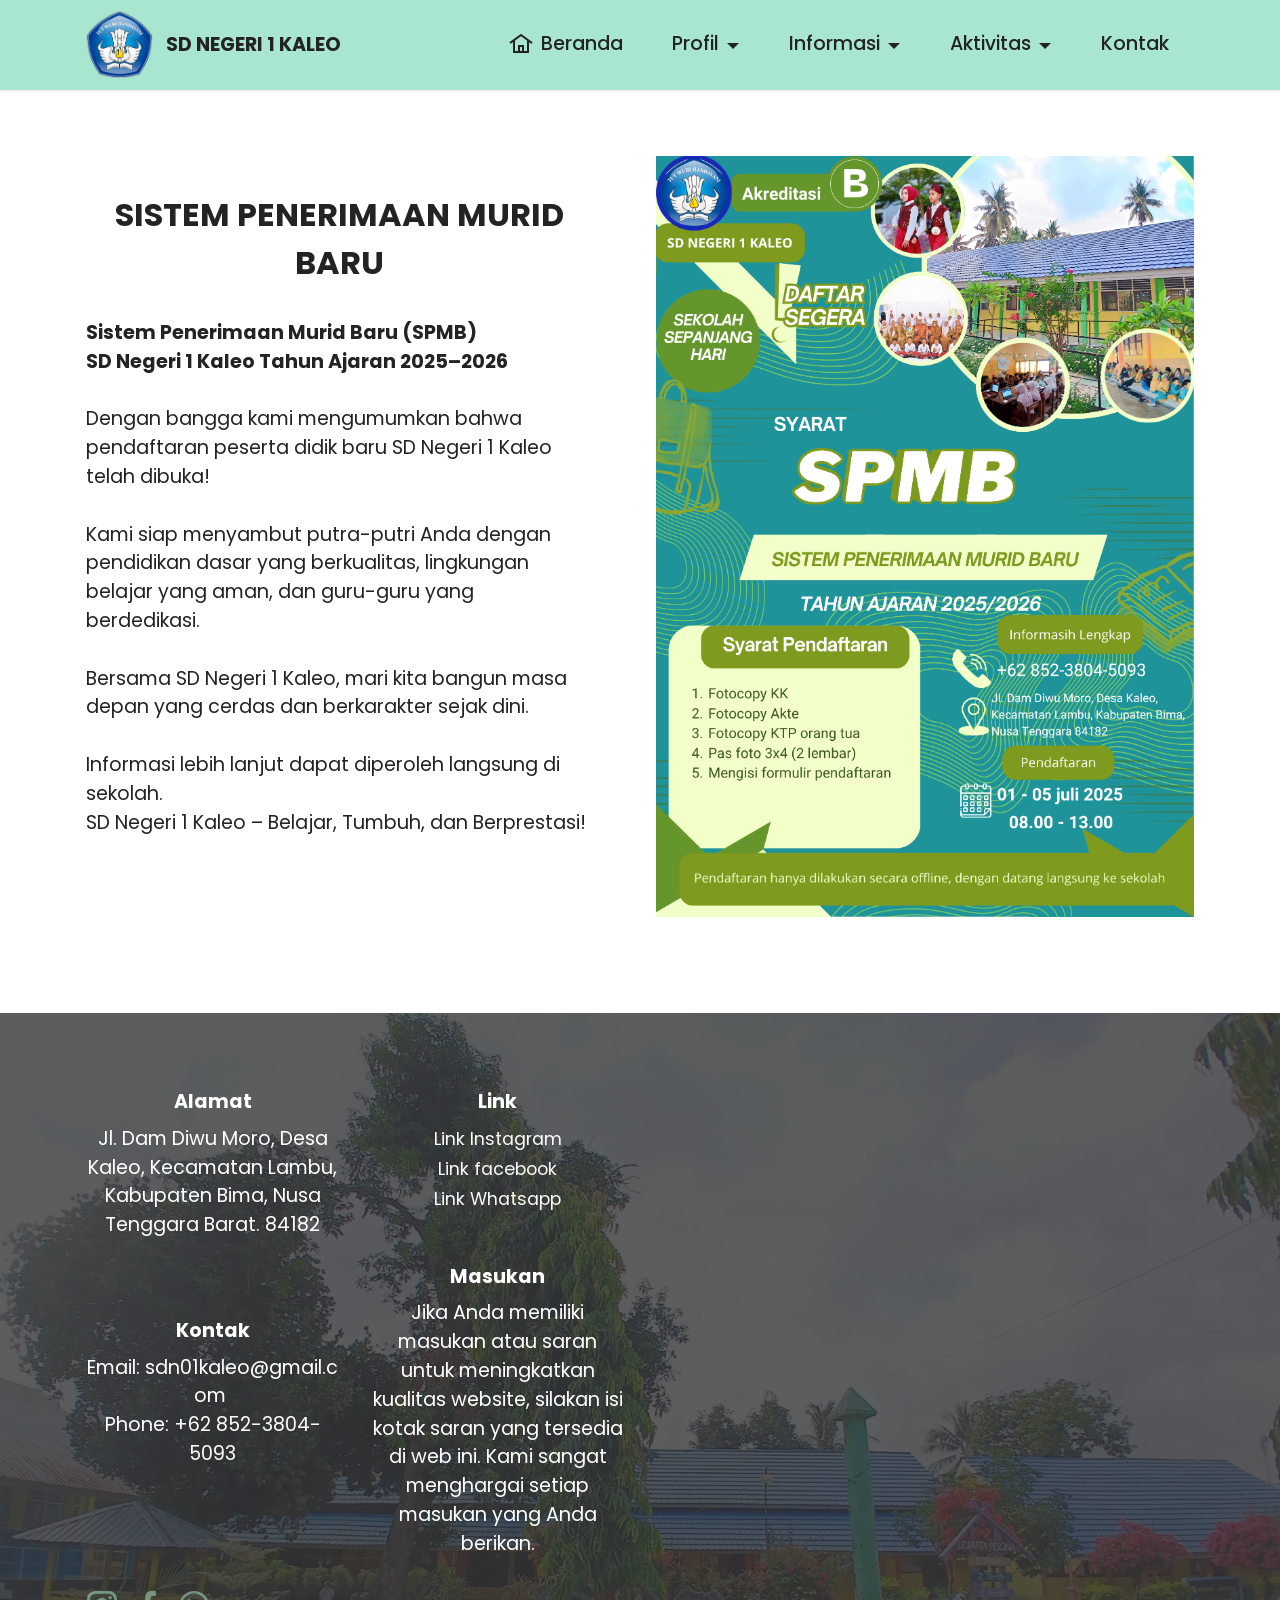
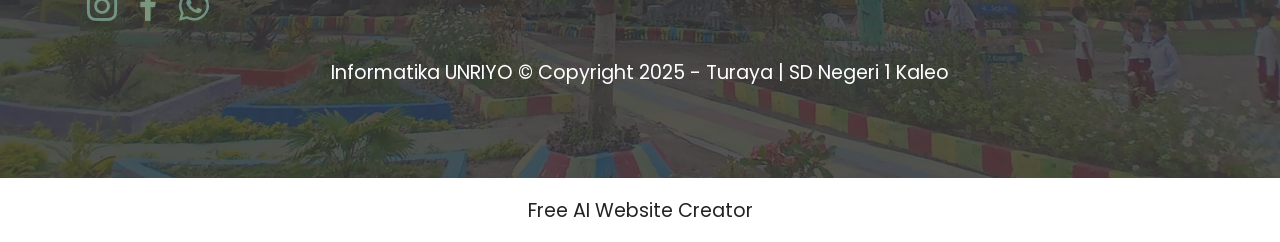
<file: page8.html>
<!DOCTYPE html>
<html  >
<head>
  <!-- Site made with Mobirise Website Builder v6.0.6, https://mobirise.com -->
  <meta charset="UTF-8">
  <meta http-equiv="X-UA-Compatible" content="IE=edge">
  <meta name="generator" content="Mobirise v6.0.6, mobirise.com">
  <meta name="viewport" content="width=device-width, initial-scale=1, minimum-scale=1">
  <link rel="shortcut icon" href="assets/images/lambang-tut-wuri-handayani-removebg-preview-153x156.png" type="image/x-icon">
  <meta name="description" content="">
  
  
  <title>Sistem Penerimaan Murid Baru</title>
  <link rel="stylesheet" href="assets/web/assets/mobirise-icons2/mobirise2.css">
  <link rel="stylesheet" href="assets/bootstrap/css/bootstrap.min.css">
  <link rel="stylesheet" href="assets/bootstrap/css/bootstrap-grid.min.css">
  <link rel="stylesheet" href="assets/bootstrap/css/bootstrap-reboot.min.css">
  <link rel="stylesheet" href="assets/parallax/jarallax.css">
  <link rel="stylesheet" href="assets/dropdown/css/style.css">
  <link rel="stylesheet" href="assets/socicon/css/styles.css">
  <link rel="stylesheet" href="assets/theme/css/style.css">
  <link rel="preload" href="https://fonts.googleapis.com/css?family=Poppins:100,100i,200,200i,300,300i,400,400i,500,500i,600,600i,700,700i,800,800i,900,900i&display=swap" as="style" onload="this.onload=null;this.rel='stylesheet'">
  <noscript><link rel="stylesheet" href="https://fonts.googleapis.com/css?family=Poppins:100,100i,200,200i,300,300i,400,400i,500,500i,600,600i,700,700i,800,800i,900,900i&display=swap"></noscript>
  <link rel="preload" as="style" href="assets/mobirise/css/mbr-additional.css?v=UCZ3iR"><link rel="stylesheet" href="assets/mobirise/css/mbr-additional.css?v=UCZ3iR" type="text/css">

  
  
  
</head>
<body>
  
  <section data-bs-version="5.1" class="menu menu3 cid-uND7utXB7I" once="menu" id="menu3-9">
    
    <nav class="navbar navbar-dropdown navbar-fixed-top navbar-expand-lg">
        <div class="container">
            <div class="navbar-brand">
                <span class="navbar-logo">
                    <a href="index.html">
                        <img src="assets/images/lambang-tut-wuri-handayani-removebg-preview-153x156.png" alt="Mobirise" style="height: 4.3rem;">
                    </a>
                </span>
                <span class="navbar-caption-wrap"><a class="navbar-caption text-black display-7" href="index.html">SD NEGERI 1 KALEO</a></span>
            </div>
            <button class="navbar-toggler" type="button" data-toggle="collapse" data-bs-toggle="collapse" data-target="#navbarSupportedContent" data-bs-target="#navbarSupportedContent" aria-controls="navbarNavAltMarkup" aria-expanded="false" aria-label="Toggle navigation">
                <div class="hamburger">
                    <span></span>
                    <span></span>
                    <span></span>
                    <span></span>
                </div>
            </button>
            <div class="collapse navbar-collapse" id="navbarSupportedContent">
                <ul class="navbar-nav nav-dropdown nav-right" data-app-modern-menu="true"><li class="nav-item"><a class="nav-link link text-primary display-7" href="index.html"><span class="mobi-mbri mobi-mbri-home mbr-iconfont mbr-iconfont-btn"></span>Beranda</a></li>
                    <li class="nav-item dropdown"><a class="nav-link link dropdown-toggle text-primary display-7" href="#" data-toggle="dropdown-submenu" data-bs-toggle="dropdown" aria-expanded="false">Profil</a><div class="dropdown-menu"><a class="dropdown-item text-primary display-7" href="page1.html">Sejarah Sekolah</a><a class="dropdown-item text-primary display-7" href="page2.html">Visi-Misi dan Tujuan<br></a><a class="dropdown-item text-primary display-7" href="page3.html">Struktur Organisasi<br></a><a class="dropdown-item text-primary display-7" href="page4.html">Galeri Sekolah</a><a class="dropdown-item text-primary display-7" href="page5.html">Fasilitas Sekolah</a><a class="dropdown-item text-primary display-7" href="page6.html">Tenaga Pendidik</a></div></li>
                    <li class="nav-item dropdown"><a class="nav-link link dropdown-toggle text-primary display-7" href="#" data-toggle="dropdown-submenu" data-bs-toggle="dropdown" aria-expanded="false">Informasi</a><div class="dropdown-menu"><a class="dropdown-item text-primary display-7" href="page7.html">Pengumuman</a><a class="dropdown-item text-primary display-7" href="page8.html">Sistem Penerimaan Peserta Didik Baru</a></div>
                    </li><li class="nav-item dropdown"><a class="nav-link link dropdown-toggle text-primary display-7" href="#" aria-expanded="false" data-toggle="dropdown-submenu" data-bs-toggle="dropdown">Aktivitas</a><div class="dropdown-menu"><a class="dropdown-item text-primary display-7" href="page9.html" aria-expanded="false">Kegiatan</a><a class="dropdown-item text-primary display-7" href="page10.html" aria-expanded="false">Ekstrakurikuler</a></div></li><li class="nav-item"><a class="nav-link link text-primary display-7" href="page11.html" aria-expanded="false">Kontak</a></li></ul>
                
                
            </div>
        </div>
    </nav>
</section>

<section data-bs-version="5.1" class="features18 cid-uNDng3f67G" id="features19-19">

    

    
    <div class="container">
        <div class="row justify-content-center">
            <div class="card col-12 col-lg">
                <div class="card-wrapper">
                    <h6 class="card-title mbr-fonts-style mb-4 display-5"><strong>SISTEM PENERIMAAN MURID BARU</strong></h6>
                    <p class="mbr-text mbr-fonts-style display-7"><strong>Sistem Penerimaan Murid Baru (SPMB)<br>SD Negeri 1 Kaleo Tahun Ajaran 2025–2026<br></strong><br>Dengan bangga kami mengumumkan bahwa pendaftaran peserta didik baru SD Negeri 1 Kaleo telah dibuka!<br><br>Kami siap menyambut putra-putri Anda dengan pendidikan dasar yang berkualitas, lingkungan belajar yang aman, dan guru-guru yang berdedikasi.<br><br>Bersama SD Negeri 1 Kaleo, mari kita bangun masa depan yang cerdas dan berkarakter sejak dini.<br><br>Informasi lebih lanjut dapat diperoleh langsung di sekolah.<br>SD Negeri 1 Kaleo – Belajar, Tumbuh, dan Berprestasi!<br><br></p>
                    
                </div>
            </div>
            <div class="col-12 col-lg-6">
                <div class="image-wrapper">
                    <img src="assets/images/spmb.png" alt="Mobirise">
                </div>
            </div>
        </div>
    </div>
</section>

<section data-bs-version="5.1" class="footer6 cid-uNDopQ80wh mbr-parallax-background" once="footers" id="footer6-1a">

    

    <div class="mbr-overlay" style="opacity: 0.8; background-color: rgb(53, 53, 53);"></div>

    <div class="container">
        <div class="row content mbr-white">
            <div class="col-12 col-md-3 mbr-fonts-style display-7">
                <h5 class="mbr-section-subtitle mbr-fonts-style mb-2 display-7">
                    <strong>Alamat</strong></h5>
                <p class="mbr-text mbr-fonts-style display-7">Jl. Dam Diwu Moro, Desa Kaleo, Kecamatan Lambu, Kabupaten Bima, Nusa Tenggara Barat. 84182</p> <br>
                <h5 class="mbr-section-subtitle mbr-fonts-style mb-2 mt-4 display-7"><strong>Kontak</strong></h5>
                <p class="mbr-text mbr-fonts-style mb-4 display-7">
                    Email:&nbsp;sdn01kaleo@gmail.com&nbsp;<br>
                    Phone: <a href="tel:+6285238045093" class="text-white">+62 852-3804-5093</a><br></p>
            </div>
            <div class="col-12 col-md-3 mbr-fonts-style display-4">
                <h5 class="mbr-section-subtitle mbr-fonts-style mb-2 display-7">
                    <strong>Link</strong></h5>
                <ul class="list mbr-fonts-style mb-4 display-4">
                    <li class="mbr-text item-wrap"><a href="https://www.instagram.com/sdn1kaleo_official?igsh=MXcyemF6dzR6Y2NydA%3D%3D&utm_source=qr" class="text-white">Link&nbsp;Instagram</a></li><a href="https://www.instagram.com/sdn1kaleo_official?igsh=MXcyemF6dzR6Y2NydA%3D%3D&utm_source=qr" class="text-primary">
                    </a><li class="mbr-text item-wrap"><a href="https://www.facebook.com/profile.php?id=100089168240609&mibextid=wwXIfr&mibextid=wwXIfr" class="text-white text-primary">Link facebook</a></li><li class="mbr-text item-wrap"><a href="https://wa.me/6285238045093" class="text-white">Link Whatsapp</a></li>
                </ul>
                <h5 class="mbr-section-subtitle mbr-fonts-style mb-2 mt-5 display-7"><strong>Masukan</strong></h5>
                <p class="mbr-text mbr-fonts-style mb-4 display-7">Jika Anda memiliki masukan atau saran untuk meningkatkan kualitas website, silakan isi kotak saran yang tersedia di web ini. Kami sangat menghargai setiap masukan yang Anda berikan.
                </p>
            </div>
            <div class="col-12 col-md-6">
                <div class="google-map"><iframe frameborder="0" style="border:0" src="https://www.google.com/maps/embed?pb=!1m14!1m8!1m3!1d317.45353142539034!2d118.96976857111771!3d-8.576468698439877!3m2!1i1024!2i768!4f13.1!3m3!1m2!1s0x2db5996d97cd1fa3%3A0xad71e344f1a1a4b1!2sKaleo!5e1!3m2!1sen!2sid!4v1747986948849!5m2!1sen!2sid" allowfullscreen=""></iframe></div>
            </div>
            <div class="col-md-6">
                <div class="social-list align-left">
                    <div class="soc-item">
                        <a href="https://www.instagram.com/sdn1kaleo_official?igsh=MXcyemF6dzR6Y2NydA%3D%3D&utm_source=qr">
                            <span class="mbr-iconfont mbr-iconfont-social socicon-instagram socicon" style="color: rgb(168, 230, 207); fill: rgb(168, 230, 207); font-size: 30px;"></span>
                        </a>
                    </div>
                    <div class="soc-item">
                        
                            <a href="https://www.facebook.com/profile.php?id=100089168240609&mibextid=wwXIfr&mibextid=wwXIfr"><span class="mbr-iconfont mbr-iconfont-social socicon-facebook socicon" style="color: rgb(168, 230, 207); fill: rgb(168, 230, 207); font-size: 30px;"></span></a>
                        
                    </div>
                    <div class="soc-item">
                        <a href="https://wa.me/6285238045093" target="_blank">
                            <span class="mbr-iconfont mbr-iconfont-social socicon-whatsapp socicon" style="color: rgb(168, 230, 207); fill: rgb(168, 230, 207); font-size: 30px;"></span>
                        </a>
                    </div>
                    
                    
                    
                </div>
            </div>
        </div>
        <div class="footer-lower">
            <div class="media-container-row">
                <div class="col-sm-12">
                    <hr>
                </div>
            </div>
            <div class="col-sm-12 copyright pl-0">
                <p class="mbr-text mbr-fonts-style mbr-white display-7">Informatika UNRIYO © Copyright 2025 - Turaya | SD Negeri 1 Kaleo</p>
            </div>
        </div>
    </div>
</section><section class="display-7" style="padding: 0;align-items: center;justify-content: center;flex-wrap: wrap;    align-content: center;display: flex;position: relative;height: 4rem;"><a href="https://mobiri.se/3966347" style="flex: 1 1;height: 4rem;position: absolute;width: 100%;z-index: 1;"><img alt="" style="height: 4rem;" src="[data-uri]"></a><p style="margin: 0;text-align: center;" class="display-7">&#8204;</p><a style="z-index:1" href="https://mobirise.com/builder/ai-website-creator.html">Free AI Website Creator</a></section><script src="assets/bootstrap/js/bootstrap.bundle.min.js"></script>  <script src="assets/parallax/jarallax.js"></script>  <script src="assets/smoothscroll/smooth-scroll.js"></script>  <script src="assets/ytplayer/index.js"></script>  <script src="assets/dropdown/js/navbar-dropdown.js"></script>  <script src="assets/theme/js/script.js"></script>  
  
  
</body>
</html>
</file>
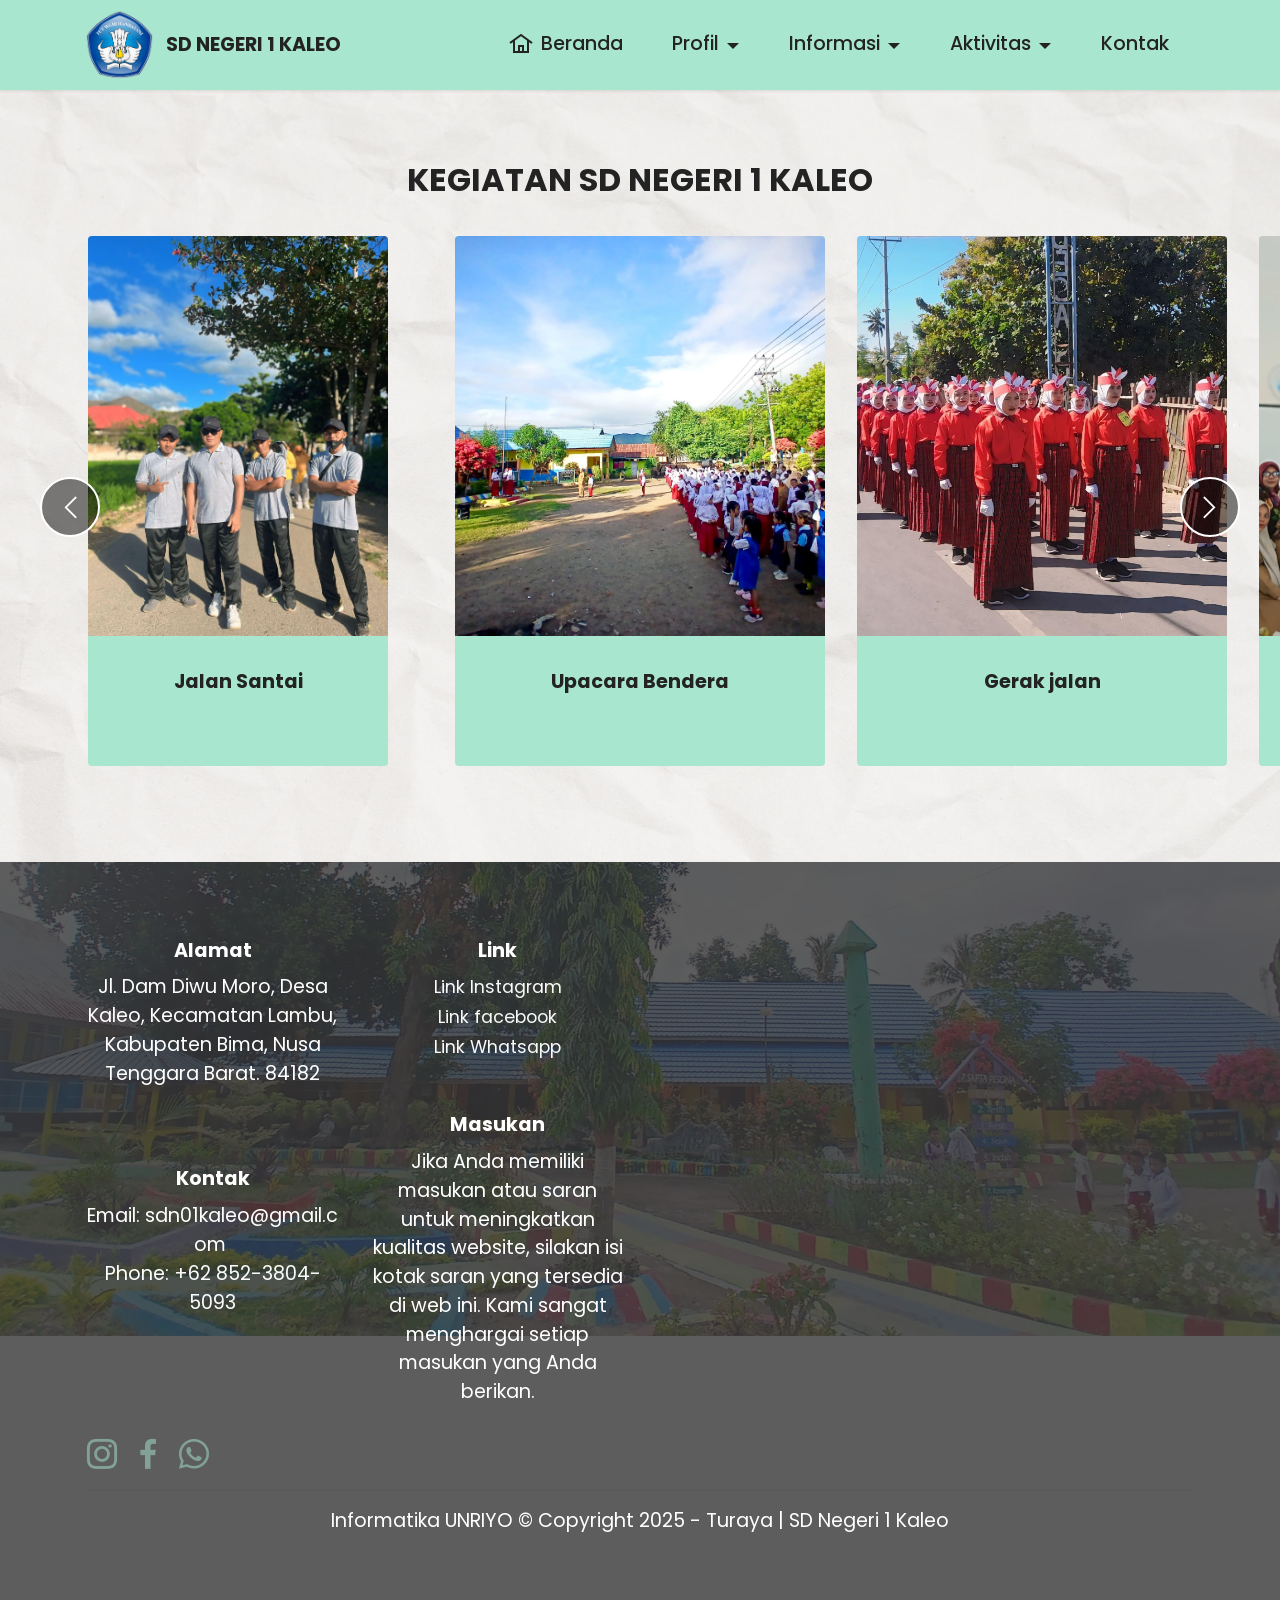
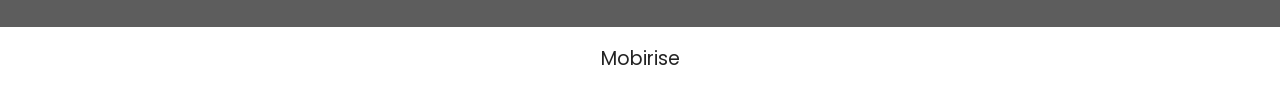
<file: page9.html>
<!DOCTYPE html>
<html  >
<head>
  <!-- Site made with Mobirise Website Builder v6.0.6, https://mobirise.com -->
  <meta charset="UTF-8">
  <meta http-equiv="X-UA-Compatible" content="IE=edge">
  <meta name="generator" content="Mobirise v6.0.6, mobirise.com">
  <meta name="viewport" content="width=device-width, initial-scale=1, minimum-scale=1">
  <link rel="shortcut icon" href="assets/images/lambang-tut-wuri-handayani-removebg-preview-153x156.png" type="image/x-icon">
  <meta name="description" content="">
  
  
  <title>Kegiatan</title>
  <link rel="stylesheet" href="assets/web/assets/mobirise-icons2/mobirise2.css">
  <link rel="stylesheet" href="assets/bootstrap/css/bootstrap.min.css">
  <link rel="stylesheet" href="assets/bootstrap/css/bootstrap-grid.min.css">
  <link rel="stylesheet" href="assets/bootstrap/css/bootstrap-reboot.min.css">
  <link rel="stylesheet" href="assets/parallax/jarallax.css">
  <link rel="stylesheet" href="assets/dropdown/css/style.css">
  <link rel="stylesheet" href="assets/socicon/css/styles.css">
  <link rel="stylesheet" href="assets/theme/css/style.css">
  <link rel="preload" href="https://fonts.googleapis.com/css?family=Poppins:100,100i,200,200i,300,300i,400,400i,500,500i,600,600i,700,700i,800,800i,900,900i&display=swap" as="style" onload="this.onload=null;this.rel='stylesheet'">
  <noscript><link rel="stylesheet" href="https://fonts.googleapis.com/css?family=Poppins:100,100i,200,200i,300,300i,400,400i,500,500i,600,600i,700,700i,800,800i,900,900i&display=swap"></noscript>
  <link rel="preload" as="style" href="assets/mobirise/css/mbr-additional.css?v=L2qAqt"><link rel="stylesheet" href="assets/mobirise/css/mbr-additional.css?v=L2qAqt" type="text/css">

  
  
  
</head>
<body>
  
  <section data-bs-version="5.1" class="menu menu3 cid-uND7z18cuR" once="menu" id="menu3-a">
    
    <nav class="navbar navbar-dropdown navbar-fixed-top navbar-expand-lg">
        <div class="container">
            <div class="navbar-brand">
                <span class="navbar-logo">
                    <a href="index.html">
                        <img src="assets/images/lambang-tut-wuri-handayani-removebg-preview-153x156.png" alt="Mobirise" style="height: 4.3rem;">
                    </a>
                </span>
                <span class="navbar-caption-wrap"><a class="navbar-caption text-black display-7" href="index.html">SD NEGERI 1 KALEO</a></span>
            </div>
            <button class="navbar-toggler" type="button" data-toggle="collapse" data-bs-toggle="collapse" data-target="#navbarSupportedContent" data-bs-target="#navbarSupportedContent" aria-controls="navbarNavAltMarkup" aria-expanded="false" aria-label="Toggle navigation">
                <div class="hamburger">
                    <span></span>
                    <span></span>
                    <span></span>
                    <span></span>
                </div>
            </button>
            <div class="collapse navbar-collapse" id="navbarSupportedContent">
                <ul class="navbar-nav nav-dropdown nav-right" data-app-modern-menu="true"><li class="nav-item"><a class="nav-link link text-primary display-7" href="index.html"><span class="mobi-mbri mobi-mbri-home mbr-iconfont mbr-iconfont-btn"></span>Beranda</a></li>
                    <li class="nav-item dropdown"><a class="nav-link link dropdown-toggle text-primary display-7" href="#" data-toggle="dropdown-submenu" data-bs-toggle="dropdown" aria-expanded="false">Profil</a><div class="dropdown-menu"><a class="dropdown-item text-primary display-7" href="page1.html">Sejarah Sekolah</a><a class="dropdown-item text-primary display-7" href="page2.html">Visi-Misi dan Tujuan<br></a><a class="dropdown-item text-primary display-7" href="page3.html">Struktur Organisasi<br></a><a class="dropdown-item text-primary display-7" href="page4.html">Galeri Sekolah</a><a class="dropdown-item text-primary display-7" href="page5.html">Fasilitas Sekolah</a><a class="dropdown-item text-primary display-7" href="page6.html">Tenaga Pendidik</a></div></li>
                    <li class="nav-item dropdown"><a class="nav-link link dropdown-toggle text-primary display-7" href="#" data-toggle="dropdown-submenu" data-bs-toggle="dropdown" aria-expanded="false">Informasi</a><div class="dropdown-menu"><a class="dropdown-item text-primary display-7" href="page7.html">Pengumuman</a><a class="dropdown-item text-primary display-7" href="page8.html">Sistem Penerimaan Peserta Didik Baru</a></div>
                    </li><li class="nav-item dropdown"><a class="nav-link link dropdown-toggle text-primary display-7" href="#" aria-expanded="false" data-toggle="dropdown-submenu" data-bs-toggle="dropdown">Aktivitas</a><div class="dropdown-menu"><a class="dropdown-item text-primary display-7" href="page9.html" aria-expanded="false">Kegiatan</a><a class="dropdown-item text-primary display-7" href="page10.html" aria-expanded="false">Ekstrakurikuler</a></div></li><li class="nav-item"><a class="nav-link link text-primary display-7" href="page11.html" aria-expanded="false">Kontak</a></li></ul>
                
                
            </div>
        </div>
    </nav>
</section>

<section data-bs-version="5.1" class="slider5 mbr-embla cid-uSZdhCxuc2" id="slider5-37">
    
    <div class="mbr-overlay"></div>
    <div class="position-relative">
        <div class="mbr-section-head">
            <h4 class="mbr-section-title mbr-fonts-style align-center mb-0 display-5"><strong>KEGIATAN SD NEGERI 1 KALEO</strong></h4>
            
        </div>
        <div class="embla mt-4" data-skip-snaps="true" data-align="center" data-contain-scroll="trimSnaps" data-loop="true" data-auto-play="true" data-auto-play-interval="5" data-draggable="true">
            <div class="embla__viewport container-fluid">
                <div class="embla__container">
                    <div class="embla__slide slider-image item active" style="margin-left: 1rem; margin-right: 1rem;">
                        <div class="slide-content">
                            <div class="item-img">
                                <div class="item-wrapper">
                                    <img src="assets/images/upacara-bendera.jpeg" alt="Mobirise Website Builder" title="" data-slide-to="0" data-bs-slide-to="0">
                                </div>
                            </div>
                            <div class="item-content">
                                <h5 class="item-title mbr-fonts-style display-7"><strong>Upacara Bendera</strong></h5>
                                
                                
                            </div>
                            
                        </div>
                    </div>
                    <div class="embla__slide slider-image item" style="margin-left: 1rem; margin-right: 1rem;">
                        <div class="slide-content">
                            <div class="item-img">
                                <div class="item-wrapper">
                                    <img src="assets/images/gerakjalan.1-11.jpeg" alt="Mobirise Website Builder" title="" data-slide-to="1" data-bs-slide-to="1">
                                </div>
                            </div>
                            <div class="item-content">
                                <h5 class="item-title mbr-fonts-style display-7"><strong>Gerak jalan</strong></h5>
                                
                                
                            </div>
                            
                        </div>
                    </div>
                    <div class="embla__slide slider-image item" style="margin-left: 1rem; margin-right: 1rem;">
                        <div class="slide-content">
                            <div class="item-img">
                                <div class="item-wrapper">
                                    <img src="assets/images/kegiatan-supervisi-guru-oleh-pengawas-3.jpeg" alt="Mobirise Website Builder" title="" data-slide-to="2" data-bs-slide-to="2">
                                </div>
                            </div>
                            <div class="item-content">
                                <h5 class="item-title mbr-fonts-style display-7"><strong>Supervisi Guru - Guru Oleh Pengawas&nbsp;</strong></h5>
                                
                                
                            </div>
                            
                        </div>
                    </div><div class="embla__slide slider-image item" style="margin-left: 1rem; margin-right: 1rem;">
                        <div class="slide-content">
                            <div class="item-img">
                                <div class="item-wrapper">
                                    <img src="assets/images/fasion4-1-1108x738.jpeg" alt="Mobirise Website Builder" title="" data-slide-to="3" data-bs-slide-to="3">
                                </div>
                            </div>
                            <div class="item-content">
                                <h5 class="item-title mbr-fonts-style display-7"><strong>Fashion Show</strong></h5>
                                
                                
                            </div>
                            
                        </div>
                    </div><div class="embla__slide slider-image item" style="margin-left: 1rem; margin-right: 1rem;">
                        <div class="slide-content">
                            <div class="item-img">
                                <div class="item-wrapper">
                                    <img src="assets/images/hardiknas-5.jpeg" alt="Mobirise Website Builder" title="" data-slide-to="4" data-bs-slide-to="4">
                                </div>
                            </div>
                            <div class="item-content">
                                <h5 class="item-title mbr-fonts-style display-7"><strong>Hari Pendidikan Nasional</strong></h5>
                                
                                
                            </div>
                            
                        </div>
                    </div>
                    <div class="embla__slide slider-image item" style="margin-left: 1rem; margin-right: 1rem;">
                        <div class="slide-content">
                            <div class="item-img">
                                <div class="item-wrapper">
                                    <img src="assets/images/anbk-hd-1-1108x1477.jpeg" alt="Mobirise Website Builder" title="" data-slide-to="5" data-bs-slide-to="5">
                                </div>
                            </div>
                            <div class="item-content">
                                <h5 class="item-title mbr-fonts-style display-7"><strong>Asesmen Nasional Berbasis Komputer (ANBK)&nbsp;</strong></h5>
                                
                                
                            </div>
                            
                        </div>
                    </div><div class="embla__slide slider-image item" style="margin-left: 1rem; margin-right: 1rem;">
                        <div class="slide-content">
                            <div class="item-img">
                                <div class="item-wrapper">
                                    <img src="assets/images/whatsapp-image-2025-05-30-at-00.42.42-1.jpeg" alt="Mobirise Website Builder" title="" data-slide-to="6" data-bs-slide-to="6">
                                </div>
                            </div>
                            <div class="item-content">
                                <h5 class="item-title mbr-fonts-style display-7"><strong>Pawai Rimpu HUT Bima</strong></h5>
                                
                                
                            </div>
                            
                        </div>
                    </div><div class="embla__slide slider-image item" style="margin-left: 1rem; margin-right: 1rem;">
                        <div class="slide-content">
                            <div class="item-img">
                                <div class="item-wrapper">
                                    <img src="assets/images/jalan-santai5.jpeg" alt="Mobirise Website Builder" title="" data-slide-to="7" data-bs-slide-to="7">
                                </div>
                            </div>
                            <div class="item-content">
                                <h5 class="item-title mbr-fonts-style display-7"><strong>Jalan Santai</strong></h5>
                                
                                
                            </div>
                            
                        </div>
                    </div>
                </div>
            </div>
            <button class="embla__button embla__button--prev">
                <span class="mobi-mbri mobi-mbri-arrow-prev mbr-iconfont" aria-hidden="true"></span>
                <span class="sr-only visually-hidden visually-hidden">Previous</span>
            </button>
            <button class="embla__button embla__button--next">
                <span class="mobi-mbri mobi-mbri-arrow-next mbr-iconfont" aria-hidden="true"></span>
                <span class="sr-only visually-hidden visually-hidden">Next</span>
            </button>
        </div>
    </div>
</section>

<section data-bs-version="5.1" class="footer6 cid-uNDwLfviWt mbr-parallax-background" once="footers" id="footer6-1i">

    

    <div class="mbr-overlay" style="opacity: 0.8; background-color: rgb(53, 53, 53);"></div>

    <div class="container">
        <div class="row content mbr-white">
            <div class="col-12 col-md-3 mbr-fonts-style display-7">
                <h5 class="mbr-section-subtitle mbr-fonts-style mb-2 display-7">
                    <strong>Alamat</strong></h5>
                <p class="mbr-text mbr-fonts-style display-7">Jl. Dam Diwu Moro, Desa Kaleo, Kecamatan Lambu, Kabupaten Bima, Nusa Tenggara Barat. 84182</p> <br>
                <h5 class="mbr-section-subtitle mbr-fonts-style mb-2 mt-4 display-7"><strong>Kontak</strong></h5>
                <p class="mbr-text mbr-fonts-style mb-4 display-7">
                    Email:&nbsp;sdn01kaleo@gmail.com&nbsp;<br>
                    Phone: <a href="tel:+6285238045093" class="text-white">+62 852-3804-5093</a><br></p>
            </div>
            <div class="col-12 col-md-3 mbr-fonts-style display-4">
                <h5 class="mbr-section-subtitle mbr-fonts-style mb-2 display-7">
                    <strong>Link</strong></h5>
                <ul class="list mbr-fonts-style mb-4 display-4">
                    <li class="mbr-text item-wrap"><a href="https://www.instagram.com/sdn1kaleo_official?igsh=MXcyemF6dzR6Y2NydA%3D%3D&utm_source=qr" class="text-white">Link&nbsp;Instagram</a></li><a href="https://www.instagram.com/sdn1kaleo_official?igsh=MXcyemF6dzR6Y2NydA%3D%3D&utm_source=qr" class="text-primary">
                    </a><li class="mbr-text item-wrap"><a href="https://www.facebook.com/profile.php?id=100089168240609&mibextid=wwXIfr&mibextid=wwXIfr" class="text-white text-primary">Link facebook</a></li><li class="mbr-text item-wrap"><a href="https://wa.me/6285238045093" class="text-white">Link Whatsapp</a></li>
                </ul>
                <h5 class="mbr-section-subtitle mbr-fonts-style mb-2 mt-5 display-7"><strong>Masukan</strong></h5>
                <p class="mbr-text mbr-fonts-style mb-4 display-7">Jika Anda memiliki masukan atau saran untuk meningkatkan kualitas website, silakan isi kotak saran yang tersedia di web ini. Kami sangat menghargai setiap masukan yang Anda berikan.
                </p>
            </div>
            <div class="col-12 col-md-6">
                <div class="google-map"><iframe frameborder="0" style="border:0" src="https://www.google.com/maps/embed?pb=!1m14!1m8!1m3!1d317.45353142539034!2d118.96976857111771!3d-8.576468698439877!3m2!1i1024!2i768!4f13.1!3m3!1m2!1s0x2db5996d97cd1fa3%3A0xad71e344f1a1a4b1!2sKaleo!5e1!3m2!1sen!2sid!4v1747986948849!5m2!1sen!2sid" allowfullscreen=""></iframe></div>
            </div>
            <div class="col-md-6">
                <div class="social-list align-left">
                    <div class="soc-item">
                        <a href="https://www.instagram.com/sdn1kaleo_official?igsh=MXcyemF6dzR6Y2NydA%3D%3D&utm_source=qr">
                            <span class="mbr-iconfont mbr-iconfont-social socicon-instagram socicon" style="color: rgb(168, 230, 207); fill: rgb(168, 230, 207); font-size: 30px;"></span>
                        </a>
                    </div>
                    <div class="soc-item">
                        
                            <a href="https://www.facebook.com/profile.php?id=100089168240609&mibextid=wwXIfr&mibextid=wwXIfr"><span class="mbr-iconfont mbr-iconfont-social socicon-facebook socicon" style="color: rgb(168, 230, 207); fill: rgb(168, 230, 207); font-size: 30px;"></span></a>
                        
                    </div>
                    <div class="soc-item">
                        <a href="https://wa.me/6285238045093" target="_blank">
                            <span class="mbr-iconfont mbr-iconfont-social socicon-whatsapp socicon" style="color: rgb(168, 230, 207); fill: rgb(168, 230, 207); font-size: 30px;"></span>
                        </a>
                    </div>
                    
                    
                    
                </div>
            </div>
        </div>
        <div class="footer-lower">
            <div class="media-container-row">
                <div class="col-sm-12">
                    <hr>
                </div>
            </div>
            <div class="col-sm-12 copyright pl-0">
                <p class="mbr-text mbr-fonts-style mbr-white display-7">Informatika UNRIYO © Copyright 2025 - Turaya | SD Negeri 1 Kaleo</p>
            </div>
        </div>
    </div>
</section><section class="display-7" style="padding: 0;align-items: center;justify-content: center;flex-wrap: wrap;    align-content: center;display: flex;position: relative;height: 4rem;"><a href="https://mobiri.se/3966347" style="flex: 1 1;height: 4rem;position: absolute;width: 100%;z-index: 1;"><img alt="" style="height: 4rem;" src="[data-uri]"></a><p style="margin: 0;text-align: center;" class="display-7">&#8204;</p><a style="z-index:1" href="https://mobirise.com">Mobirise </a></section><script src="assets/bootstrap/js/bootstrap.bundle.min.js"></script>  <script src="assets/parallax/jarallax.js"></script>  <script src="assets/smoothscroll/smooth-scroll.js"></script>  <script src="assets/ytplayer/index.js"></script>  <script src="assets/embla/embla.min.js"></script>  <script src="assets/embla/script.js"></script>  <script src="assets/dropdown/js/navbar-dropdown.js"></script>  <script src="assets/theme/js/script.js"></script>  
  
  
</body>
</html>
</file>
<file: assets/web/assets/mobirise-icons2/mobirise2.css>
@font-face {
  font-family: 'Moririse2';
  font-display: swap;
  src:  url('mobirise2.eot?f2bix4');
  src:  url('mobirise2.eot?f2bix4#iefix') format('embedded-opentype'),
    url('mobirise2.ttf?f2bix4') format('truetype'),
    url('mobirise2.woff?f2bix4') format('woff'),
    url('mobirise2.svg?f2bix4#mobirise2') format('svg');
  font-weight: normal;
  font-style: normal;
}

[class^="mobi-"], [class*=" mobi-"] {
  /* use !important to prevent issues with browser extensions that change fonts */
  font-family: 'Moririse2' !important;
  speak: none;
  font-style: normal;
  font-weight: normal;
  font-variant: normal;
  text-transform: none;
  line-height: 1;

  /* Better Font Rendering =========== */
  -webkit-font-smoothing: antialiased;
  -moz-osx-font-smoothing: grayscale;
}

.mobi-mbri-add-submenu:before {
  content: "\e900";
}
.mobi-mbri-alert:before {
  content: "\e901";
}
.mobi-mbri-align-center:before {
  content: "\e902";
}
.mobi-mbri-align-justify:before {
  content: "\e903";
}
.mobi-mbri-align-left:before {
  content: "\e904";
}
.mobi-mbri-align-right:before {
  content: "\e905";
}
.mobi-mbri-android:before {
  content: "\e906";
}
.mobi-mbri-apple:before {
  content: "\e907";
}
.mobi-mbri-arrow-down:before {
  content: "\e908";
}
.mobi-mbri-arrow-next:before {
  content: "\e909";
}
.mobi-mbri-arrow-prev:before {
  content: "\e90a";
}
.mobi-mbri-arrow-up:before {
  content: "\e90b";
}
.mobi-mbri-bold:before {
  content: "\e90c";
}
.mobi-mbri-bookmark:before {
  content: "\e90d";
}
.mobi-mbri-bootstrap:before {
  content: "\e90e";
}
.mobi-mbri-briefcase:before {
  content: "\e90f";
}
.mobi-mbri-browse:before {
  content: "\e910";
}
.mobi-mbri-bulleted-list:before {
  content: "\e911";
}
.mobi-mbri-calendar:before {
  content: "\e912";
}
.mobi-mbri-camera:before {
  content: "\e913";
}
.mobi-mbri-cart-add:before {
  content: "\e914";
}
.mobi-mbri-cart-full:before {
  content: "\e915";
}
.mobi-mbri-cash:before {
  content: "\e916";
}
.mobi-mbri-change-style:before {
  content: "\e917";
}
.mobi-mbri-chat:before {
  content: "\e918";
}
.mobi-mbri-clock:before {
  content: "\e919";
}
.mobi-mbri-close:before {
  content: "\e91a";
}
.mobi-mbri-cloud:before {
  content: "\e91b";
}
.mobi-mbri-code:before {
  content: "\e91c";
}
.mobi-mbri-contact-form:before {
  content: "\e91d";
}
.mobi-mbri-credit-card:before {
  content: "\e91e";
}
.mobi-mbri-cursor-click:before {
  content: "\e91f";
}
.mobi-mbri-cust-feedback:before {
  content: "\e920";
}
.mobi-mbri-database:before {
  content: "\e921";
}
.mobi-mbri-delivery:before {
  content: "\e922";
}
.mobi-mbri-desktop:before {
  content: "\e923";
}
.mobi-mbri-devices:before {
  content: "\e924";
}
.mobi-mbri-down:before {
  content: "\e925";
}
.mobi-mbri-download-2:before {
  content: "\e926";
}
.mobi-mbri-download:before {
  content: "\e927";
}
.mobi-mbri-drag-n-drop-2:before {
  content: "\e928";
}
.mobi-mbri-drag-n-drop:before {
  content: "\e929";
}
.mobi-mbri-edit-2:before {
  content: "\e92a";
}
.mobi-mbri-edit:before {
  content: "\e92b";
}
.mobi-mbri-error:before {
  content: "\e92c";
}
.mobi-mbri-extension:before {
  content: "\e92d";
}
.mobi-mbri-features:before {
  content: "\e92e";
}
.mobi-mbri-file:before {
  content: "\e92f";
}
.mobi-mbri-flag:before {
  content: "\e930";
}
.mobi-mbri-folder:before {
  content: "\e931";
}
.mobi-mbri-gift:before {
  content: "\e932";
}
.mobi-mbri-github:before {
  content: "\e933";
}
.mobi-mbri-globe-2:before {
  content: "\e934";
}
.mobi-mbri-globe:before {
  content: "\e935";
}
.mobi-mbri-growing-chart:before {
  content: "\e936";
}
.mobi-mbri-hearth:before {
  content: "\e937";
}
.mobi-mbri-help:before {
  content: "\e938";
}
.mobi-mbri-home:before {
  content: "\e939";
}
.mobi-mbri-hot-cup:before {
  content: "\e93a";
}
.mobi-mbri-idea:before {
  content: "\e93b";
}
.mobi-mbri-image-gallery:before {
  content: "\e93c";
}
.mobi-mbri-image-slider:before {
  content: "\e93d";
}
.mobi-mbri-info:before {
  content: "\e93e";
}
.mobi-mbri-italic:before {
  content: "\e93f";
}
.mobi-mbri-key:before {
  content: "\e940";
}
.mobi-mbri-laptop:before {
  content: "\e941";
}
.mobi-mbri-layers:before {
  content: "\e942";
}
.mobi-mbri-left-right:before {
  content: "\e943";
}
.mobi-mbri-left:before {
  content: "\e944";
}
.mobi-mbri-letter:before {
  content: "\e945";
}
.mobi-mbri-like:before {
  content: "\e946";
}
.mobi-mbri-link:before {
  content: "\e947";
}
.mobi-mbri-lock:before {
  content: "\e948";
}
.mobi-mbri-login:before {
  content: "\e949";
}
.mobi-mbri-logout:before {
  content: "\e94a";
}
.mobi-mbri-magic-stick:before {
  content: "\e94b";
}
.mobi-mbri-map-pin:before {
  content: "\e94c";
}
.mobi-mbri-menu:before {
  content: "\e94d";
}
.mobi-mbri-mobile-2:before {
  content: "\e94e";
}
.mobi-mbri-mobile-horizontal:before {
  content: "\e94f";
}
.mobi-mbri-mobile:before {
  content: "\e950";
}
.mobi-mbri-mobirise:before {
  content: "\e951";
}
.mobi-mbri-more-horizontal:before {
  content: "\e952";
}
.mobi-mbri-more-vertical:before {
  content: "\e953";
}
.mobi-mbri-music:before {
  content: "\e954";
}
.mobi-mbri-new-file:before {
  content: "\e955";
}
.mobi-mbri-numbered-list:before {
  content: "\e956";
}
.mobi-mbri-opened-folder:before {
  content: "\e957";
}
.mobi-mbri-pages:before {
  content: "\e958";
}
.mobi-mbri-paper-plane:before {
  content: "\e959";
}
.mobi-mbri-paperclip:before {
  content: "\e95a";
}
.mobi-mbri-phone:before {
  content: "\e95b";
}
.mobi-mbri-photo:before {
  content: "\e95c";
}
.mobi-mbri-photos:before {
  content: "\e95d";
}
.mobi-mbri-pin:before {
  content: "\e95e";
}
.mobi-mbri-play:before {
  content: "\e95f";
}
.mobi-mbri-plus:before {
  content: "\e960";
}
.mobi-mbri-preview:before {
  content: "\e961";
}
.mobi-mbri-print:before {
  content: "\e962";
}
.mobi-mbri-protect:before {
  content: "\e963";
}
.mobi-mbri-question:before {
  content: "\e964";
}
.mobi-mbri-quote-left:before {
  content: "\e965";
}
.mobi-mbri-quote-right:before {
  content: "\e966";
}
.mobi-mbri-redo:before {
  content: "\e967";
}
.mobi-mbri-refresh:before {
  content: "\e968";
}
.mobi-mbri-responsive-2:before {
  content: "\e969";
}
.mobi-mbri-responsive:before {
  content: "\e96a";
}
.mobi-mbri-right:before {
  content: "\e96b";
}
.mobi-mbri-rocket:before {
  content: "\e96c";
}
.mobi-mbri-sad-face:before {
  content: "\e96d";
}
.mobi-mbri-sale:before {
  content: "\e96e";
}
.mobi-mbri-save:before {
  content: "\e96f";
}
.mobi-mbri-search:before {
  content: "\e970";
}
.mobi-mbri-setting-2:before {
  content: "\e971";
}
.mobi-mbri-setting-3:before {
  content: "\e972";
}
.mobi-mbri-setting:before {
  content: "\e973";
}
.mobi-mbri-share:before {
  content: "\e974";
}
.mobi-mbri-shopping-bag:before {
  content: "\e975";
}
.mobi-mbri-shopping-basket:before {
  content: "\e976";
}
.mobi-mbri-shopping-cart:before {
  content: "\e977";
}
.mobi-mbri-sites:before {
  content: "\e978";
}
.mobi-mbri-smile-face:before {
  content: "\e979";
}
.mobi-mbri-speed:before {
  content: "\e97a";
}
.mobi-mbri-star:before {
  content: "\e97b";
}
.mobi-mbri-success:before {
  content: "\e97c";
}
.mobi-mbri-sun:before {
  content: "\e97d";
}
.mobi-mbri-sun2:before {
  content: "\e97e";
}
.mobi-mbri-tablet-vertical:before {
  content: "\e97f";
}
.mobi-mbri-tablet:before {
  content: "\e980";
}
.mobi-mbri-target:before {
  content: "\e981";
}
.mobi-mbri-timer:before {
  content: "\e982";
}
.mobi-mbri-to-ftp:before {
  content: "\e983";
}
.mobi-mbri-to-local-drive:before {
  content: "\e984";
}
.mobi-mbri-touch-swipe:before {
  content: "\e985";
}
.mobi-mbri-touch:before {
  content: "\e986";
}
.mobi-mbri-trash:before {
  content: "\e987";
}
.mobi-mbri-underline:before {
  content: "\e988";
}
.mobi-mbri-undo:before {
  content: "\e989";
}
.mobi-mbri-unlink:before {
  content: "\e98a";
}
.mobi-mbri-unlock:before {
  content: "\e98b";
}
.mobi-mbri-up-down:before {
  content: "\e98c";
}
.mobi-mbri-up:before {
  content: "\e98d";
}
.mobi-mbri-update:before {
  content: "\e98e";
}
.mobi-mbri-upload-2:before {
  content: "\e98f";
}
.mobi-mbri-upload:before {
  content: "\e990";
}
.mobi-mbri-user-2:before {
  content: "\e991";
}
.mobi-mbri-user:before {
  content: "\e992";
}
.mobi-mbri-users:before {
  content: "\e993";
}
.mobi-mbri-video-play:before {
  content: "\e994";
}
.mobi-mbri-video:before {
  content: "\e995";
}
.mobi-mbri-watch:before {
  content: "\e996";
}
.mobi-mbri-website-theme-2:before {
  content: "\e997";
}
.mobi-mbri-website-theme:before {
  content: "\e998";
}
.mobi-mbri-wifi:before {
  content: "\e999";
}
.mobi-mbri-windows:before {
  content: "\e99a";
}
.mobi-mbri-zoom-in:before {
  content: "\e99b";
}
.mobi-mbri-zoom-out:before {
  content: "\e99c";
}
</file>
<file: assets/web/assets/mobirise-icons-bold/mobirise-icons-bold.css>
@font-face {
  font-family: 'mobirise-icons-bold';
  font-display: swap;
  src:  url('mobirise-icons-bold.eot?m1l4yr');
  src:  url('mobirise-icons-bold.eot?m1l4yr#iefix') format('embedded-opentype'),
    url('mobirise-icons-bold.ttf?m1l4yr') format('truetype'),
    url('mobirise-icons-bold.woff?m1l4yr') format('woff'),
    url('mobirise-icons-bold.svg?m1l4yr#mobirise-icons-bold') format('svg');
  font-weight: normal;
  font-style: normal;
}

[class^="mbrib-"], [class*="mbrib-"] {
  /* use !important to prevent issues with browser extensions that change fonts */
  font-family: 'mobirise-icons-bold' !important;
  speak: none;
  font-style: normal;
  font-weight: normal;
  font-variant: normal;
  text-transform: none;
  line-height: 1;

  /* Better Font Rendering =========== */
  -webkit-font-smoothing: antialiased;
  -moz-osx-font-smoothing: grayscale;
}

.mbrib-add-submenu:before {
  content: "\e900";
}
.mbrib-alert:before {
  content: "\e901";
}
.mbrib-align-center:before {
  content: "\e902";
}
.mbrib-align-justify:before {
  content: "\e903";
}
.mbrib-align-left:before {
  content: "\e904";
}
.mbrib-align-right:before {
  content: "\e905";
}
.mbrib-android:before {
  content: "\e906";
}
.mbrib-apple:before {
  content: "\e907";
}
.mbrib-arrow-down:before {
  content: "\e908";
}
.mbrib-arrow-next:before {
  content: "\e909";
}
.mbrib-arrow-prev:before {
  content: "\e90a";
}
.mbrib-arrow-up:before {
  content: "\e90b";
}
.mbrib-bold:before {
  content: "\e90c";
}
.mbrib-bookmark:before {
  content: "\e90d";
}
.mbrib-bootstrap:before {
  content: "\e90e";
}
.mbrib-briefcase:before {
  content: "\e90f";
}
.mbrib-browse:before {
  content: "\e910";
}
.mbrib-bulleted-list:before {
  content: "\e911";
}
.mbrib-calendar:before {
  content: "\e912";
}
.mbrib-camera:before {
  content: "\e913";
}
.mbrib-cart-add:before {
  content: "\e914";
}
.mbrib-cart-full:before {
  content: "\e915";
}
.mbrib-cash:before {
  content: "\e916";
}
.mbrib-change-style:before {
  content: "\e917";
}
.mbrib-chat:before {
  content: "\e918";
}
.mbrib-clock:before {
  content: "\e919";
}
.mbrib-close:before {
  content: "\e91a";
}
.mbrib-cloud:before {
  content: "\e91b";
}
.mbrib-code:before {
  content: "\e91c";
}
.mbrib-contact-form:before {
  content: "\e91d";
}
.mbrib-credit-card:before {
  content: "\e91e";
}
.mbrib-cursor-click:before {
  content: "\e91f";
}
.mbrib-cust-feedback:before {
  content: "\e920";
}
.mbrib-database:before {
  content: "\e921";
}
.mbrib-delivery:before {
  content: "\e922";
}
.mbrib-desktop:before {
  content: "\e923";
}
.mbrib-devices:before {
  content: "\e924";
}
.mbrib-down:before {
  content: "\e925";
}
.mbrib-download:before {
  content: "\e926";
}
.mbrib-drag-n-drop:before {
  content: "\e927";
}
.mbrib-drag-n-drop2:before {
  content: "\e928";
}
.mbrib-edit:before {
  content: "\e929";
}
.mbrib-edit2:before {
  content: "\e92a";
}
.mbrib-error:before {
  content: "\e92b";
}
.mbrib-extension:before {
  content: "\e92c";
}
.mbrib-features:before {
  content: "\e92d";
}
.mbrib-file:before {
  content: "\e92e";
}
.mbrib-flag:before {
  content: "\e92f";
}
.mbrib-folder:before {
  content: "\e930";
}
.mbrib-gift:before {
  content: "\e931";
}
.mbrib-github:before {
  content: "\e932";
}
.mbrib-globe-2:before {
  content: "\e933";
}
.mbrib-globe:before {
  content: "\e934";
}
.mbrib-growing-chart:before {
  content: "\e935";
}
.mbrib-hearth:before {
  content: "\e936";
}
.mbrib-help:before {
  content: "\e937";
}
.mbrib-home:before {
  content: "\e938";
}
.mbrib-hot-cup:before {
  content: "\e939";
}
.mbrib-idea:before {
  content: "\e93a";
}
.mbrib-image-gallery:before {
  content: "\e93b";
}
.mbrib-image-slider:before {
  content: "\e93c";
}
.mbrib-info:before {
  content: "\e93d";
}
.mbrib-italic:before {
  content: "\e93e";
}
.mbrib-key:before {
  content: "\e93f";
}
.mbrib-laptop:before {
  content: "\e940";
}
.mbrib-layers:before {
  content: "\e941";
}
.mbrib-left-right:before {
  content: "\e942";
}
.mbrib-left:before {
  content: "\e943";
}
.mbrib-letter:before {
  content: "\e944";
}
.mbrib-like:before {
  content: "\e945";
}
.mbrib-link:before {
  content: "\e946";
}
.mbrib-lock:before {
  content: "\e947";
}
.mbrib-login:before {
  content: "\e948";
}
.mbrib-logout:before {
  content: "\e949";
}
.mbrib-magic-stick:before {
  content: "\e94a";
}
.mbrib-map-pin:before {
  content: "\e94b";
}
.mbrib-menu:before {
  content: "\e94c";
}
.mbrib-mobile:before {
  content: "\e94d";
}
.mbrib-mobile2:before {
  content: "\e94e";
}
.mbrib-mobirise:before {
  content: "\e94f";
}
.mbrib-more-horizontal:before {
  content: "\e950";
}
.mbrib-more-vertical:before {
  content: "\e951";
}
.mbrib-music:before {
  content: "\e952";
}
.mbrib-new-file:before {
  content: "\e953";
}
.mbrib-numbered-list:before {
  content: "\e954";
}
.mbrib-opened-folder:before {
  content: "\e955";
}
.mbrib-pages:before {
  content: "\e956";
}
.mbrib-paper-plane:before {
  content: "\e957";
}
.mbrib-paperclip:before {
  content: "\e958";
}
.mbrib-photo:before {
  content: "\e959";
}
.mbrib-photos:before {
  content: "\e95a";
}
.mbrib-pin:before {
  content: "\e95b";
}
.mbrib-play:before {
  content: "\e95c";
}
.mbrib-plus:before {
  content: "\e95d";
}
.mbrib-preview:before {
  content: "\e95e";
}
.mbrib-print:before {
  content: "\e95f";
}
.mbrib-protect:before {
  content: "\e960";
}
.mbrib-question:before {
  content: "\e961";
}
.mbrib-quote-left:before {
  content: "\e962";
}
.mbrib-quote-right:before {
  content: "\e963";
}
.mbrib-redo:before {
  content: "\e964";
}
.mbrib-refresh:before {
  content: "\e965";
}
.mbrib-responsive:before {
  content: "\e966";
}
.mbrib-right:before {
  content: "\e967";
}
.mbrib-rocket:before {
  content: "\e968";
}
.mbrib-sad-face:before {
  content: "\e969";
}
.mbrib-sale:before {
  content: "\e96a";
}
.mbrib-save:before {
  content: "\e96b";
}
.mbrib-search:before {
  content: "\e96c";
}
.mbrib-setting:before {
  content: "\e96d";
}
.mbrib-setting2:before {
  content: "\e96e";
}
.mbrib-setting3:before {
  content: "\e96f";
}
.mbrib-share:before {
  content: "\e970";
}
.mbrib-shopping-bag:before {
  content: "\e971";
}
.mbrib-shopping-basket:before {
  content: "\e972";
}
.mbrib-shopping-cart:before {
  content: "\e973";
}
.mbrib-sites:before {
  content: "\e974";
}
.mbrib-smile-face:before {
  content: "\e975";
}
.mbrib-speed:before {
  content: "\e976";
}
.mbrib-star:before {
  content: "\e977";
}
.mbrib-success:before {
  content: "\e978";
}
.mbrib-sun:before {
  content: "\e979";
}
.mbrib-sun2:before {
  content: "\e97a";
}
.mbrib-tablet-vertical:before {
  content: "\e97b";
}
.mbrib-tablet:before {
  content: "\e97c";
}
.mbrib-target:before {
  content: "\e97d";
}
.mbrib-timer:before {
  content: "\e97e";
}
.mbrib-to-ftp:before {
  content: "\e97f";
}
.mbrib-to-local-drive:before {
  content: "\e980";
}
.mbrib-touch-swipe:before {
  content: "\e981";
}
.mbrib-touch:before {
  content: "\e982";
}
.mbrib-trash:before {
  content: "\e983";
}
.mbrib-underline:before {
  content: "\e984";
}
.mbrib-undo:before {
  content: "\e985";
}
.mbrib-unlink:before {
  content: "\e986";
}
.mbrib-unlock:before {
  content: "\e987";
}
.mbrib-up-down:before {
  content: "\e988";
}
.mbrib-up:before {
  content: "\e989";
}
.mbrib-update:before {
  content: "\e98a";
}
.mbrib-upload:before {
  content: "\e98b";
}
.mbrib-user:before {
  content: "\e98c";
}
.mbrib-user2:before {
  content: "\e98d";
}
.mbrib-users:before {
  content: "\e98e";
}
.mbrib-video-play:before {
  content: "\e98f";
}
.mbrib-video:before {
  content: "\e990";
}
.mbrib-watch:before {
  content: "\e991";
}
.mbrib-website-theme:before {
  content: "\e992";
}
.mbrib-wifi:before {
  content: "\e993";
}
.mbrib-windows:before {
  content: "\e994";
}
.mbrib-zoom-out:before {
  content: "\e995";
}
</file>
<file: assets/parallax/jarallax.css>
.jarallax {
    position: relative;
    z-index: 0;
}
.jarallax > .jarallax-img {
    position: absolute;
    object-fit: cover;
    /* support for plugin https://github.com/bfred-it/object-fit-images */
    font-family: 'object-fit: cover;';
    top: 0;
    left: 0;
    width: 100%;
    height: 100%;
    z-index: -1;
}
</file>
<file: assets/dropdown/css/style.css>
.navbar-dropdown {
  left: 0;
  padding: 0;
  position: absolute;
  right: 0;
  top: 0;
  transition: all 0.45s ease;
  z-index: 1030;
  background: #282828; }
  .navbar-dropdown .navbar-logo {
    margin-right: 0.8rem;
    transition: margin 0.3s ease-in-out;
    vertical-align: middle; }
    .navbar-dropdown .navbar-logo img {
      height: 3.125rem;
      transition: all 0.3s ease-in-out; }
    .navbar-dropdown .navbar-logo.mbr-iconfont {
      font-size: 3.125rem;
      line-height: 3.125rem; }
  .navbar-dropdown .navbar-caption {
    font-weight: 700;
    white-space: normal;
    vertical-align: -4px;
    line-height: 3.125rem !important; }
    .navbar-dropdown .navbar-caption, .navbar-dropdown .navbar-caption:hover {
      color: inherit;
      text-decoration: none; }
  .navbar-dropdown .mbr-iconfont + .navbar-caption {
    vertical-align: -1px; }
  .navbar-dropdown.navbar-fixed-top {
    position: fixed; }
  .navbar-dropdown .navbar-brand span {
    vertical-align: -4px; }
  .navbar-dropdown.bg-color.transparent {
    background: none; }
  .navbar-dropdown.navbar-short .navbar-brand {
    padding: 0.625rem 0; }
    .navbar-dropdown.navbar-short .navbar-brand span {
      vertical-align: -1px; }
  .navbar-dropdown.navbar-short .navbar-caption {
    line-height: 2.375rem !important;
    vertical-align: -2px; }
  .navbar-dropdown.navbar-short .navbar-logo {
    margin-right: 0.5rem; }
    .navbar-dropdown.navbar-short .navbar-logo img {
      height: 2.375rem; }
    .navbar-dropdown.navbar-short .navbar-logo.mbr-iconfont {
      font-size: 2.375rem;
      line-height: 2.375rem; }
  .navbar-dropdown.navbar-short .mbr-table-cell {
    height: 3.625rem; }
  .navbar-dropdown .navbar-close {
    left: 0.6875rem;
    position: fixed;
    top: 0.75rem;
    z-index: 1000; }
  .navbar-dropdown .hamburger-icon {
    content: "";
    display: inline-block;
    vertical-align: middle;
    width: 16px;
    -webkit-box-shadow: 0 -6px 0 1px #282828,0 0 0 1px #282828,0 6px 0 1px #282828;
    -moz-box-shadow: 0 -6px 0 1px #282828,0 0 0 1px #282828,0 6px 0 1px #282828;
    box-shadow: 0 -6px 0 1px #282828,0 0 0 1px #282828,0 6px 0 1px #282828; }

.dropdown-menu .dropdown-toggle[data-toggle="dropdown-submenu"]::after {
  border-bottom: 0.35em solid transparent;
  border-left: 0.35em solid;
  border-right: 0;
  border-top: 0.35em solid transparent;
  margin-left: 0.3rem; }

.dropdown-menu .dropdown-item:focus {
  outline: 0; }

.nav-dropdown {
  font-size: 0.75rem;
  font-weight: 500;
  height: auto !important; }
  .nav-dropdown .nav-btn {
    padding-left: 1rem; }
  .nav-dropdown .link {
    margin: .667em 1.667em;
    font-weight: 500;
    padding: 0;
    transition: color .2s ease-in-out; }
    .nav-dropdown .link.dropdown-toggle {
      margin-right: 2.583em; }
      .nav-dropdown .link.dropdown-toggle::after {
        margin-left: .25rem;
        border-top: 0.35em solid;
        border-right: 0.35em solid transparent;
        border-left: 0.35em solid transparent;
        border-bottom: 0; }
      .nav-dropdown .link.dropdown-toggle[aria-expanded="true"] {
        margin: 0;
        padding: 0.667em 3.263em  0.667em 1.667em; }
  .nav-dropdown .link::after,
  .nav-dropdown .dropdown-item::after {
    color: inherit; }
  .nav-dropdown .btn {
    font-size: 0.75rem;
    font-weight: 700;
    letter-spacing: 0;
    margin-bottom: 0;
    padding-left: 1.25rem;
    padding-right: 1.25rem; }
  .nav-dropdown .dropdown-menu {
    border-radius: 0;
    border: 0;
    left: 0;
    margin: 0;
    padding-bottom: 1.25rem;
    padding-top: 1.25rem;
    position: relative; }
  .nav-dropdown .dropdown-submenu {
    margin-left: 0.125rem;
    top: 0; }
  .nav-dropdown .dropdown-item {
    font-weight: 500;
    line-height: 2;
    padding: 0.3846em 4.615em 0.3846em 1.5385em;
    position: relative;
    transition: color .2s ease-in-out, background-color .2s ease-in-out; }
    .nav-dropdown .dropdown-item::after {
      margin-top: -0.3077em;
      position: absolute;
      right: 1.1538em;
      top: 50%; }
    .nav-dropdown .dropdown-item:focus, .nav-dropdown .dropdown-item:hover {
      background: none; }

@media (max-width: 767px) {
  .nav-dropdown.navbar-toggleable-sm {
    bottom: 0;
    display: none;
    left: 0;
    overflow-x: hidden;
    position: fixed;
    top: 0;
    transform: translateX(-100%);
    -ms-transform: translateX(-100%);
    -webkit-transform: translateX(-100%);
    width: 18.75rem;
    z-index: 999; } }
.nav-dropdown.navbar-toggleable-xl {
  bottom: 0;
  display: none;
  left: 0;
  overflow-x: hidden;
  position: fixed;
  top: 0;
  transform: translateX(-100%);
  -ms-transform: translateX(-100%);
  -webkit-transform: translateX(-100%);
  width: 18.75rem;
  z-index: 999; }

.nav-dropdown-sm {
  display: block !important;
  overflow-x: hidden;
  overflow: auto;
  padding-top: 3.875rem; }
  .nav-dropdown-sm::after {
    content: "";
    display: block;
    height: 3rem;
    width: 100%; }
  .nav-dropdown-sm.collapse.in ~ .navbar-close {
    display: block !important; }
  .nav-dropdown-sm.collapsing, .nav-dropdown-sm.collapse.in {
    transform: translateX(0);
    -ms-transform: translateX(0);
    -webkit-transform: translateX(0);
    transition: all 0.25s ease-out;
    -webkit-transition: all 0.25s ease-out;
    background: #282828; }
  .nav-dropdown-sm.collapsing[aria-expanded="false"] {
    transform: translateX(-100%);
    -ms-transform: translateX(-100%);
    -webkit-transform: translateX(-100%); }
  .nav-dropdown-sm .nav-item {
    display: block;
    margin-left: 0 !important;
    padding-left: 0; }
  .nav-dropdown-sm .link,
  .nav-dropdown-sm .dropdown-item {
    border-top: 1px dotted rgba(255, 255, 255, 0.1);
    font-size: 0.8125rem;
    line-height: 1.6;
    margin: 0 !important;
    padding: 0.875rem 2.4rem 0.875rem 1.5625rem !important;
    position: relative;
    white-space: normal; }
    .nav-dropdown-sm .link:focus, .nav-dropdown-sm .link:hover,
    .nav-dropdown-sm .dropdown-item:focus,
    .nav-dropdown-sm .dropdown-item:hover {
      background: rgba(0, 0, 0, 0.2) !important;
      color: #c0a375; }
  .nav-dropdown-sm .nav-btn {
    position: relative;
    padding: 1.5625rem 1.5625rem 0 1.5625rem; }
    .nav-dropdown-sm .nav-btn::before {
      border-top: 1px dotted rgba(255, 255, 255, 0.1);
      content: "";
      left: 0;
      position: absolute;
      top: 0;
      width: 100%; }
    .nav-dropdown-sm .nav-btn + .nav-btn {
      padding-top: 0.625rem; }
      .nav-dropdown-sm .nav-btn + .nav-btn::before {
        display: none; }
  .nav-dropdown-sm .btn {
    padding: 0.625rem 0; }
  .nav-dropdown-sm .dropdown-toggle[data-toggle="dropdown-submenu"]::after {
    margin-left: .25rem;
    border-top: 0.35em solid;
    border-right: 0.35em solid transparent;
    border-left: 0.35em solid transparent;
    border-bottom: 0; }
  .nav-dropdown-sm .dropdown-toggle[data-toggle="dropdown-submenu"][aria-expanded="true"]::after {
    border-top: 0;
    border-right: 0.35em solid transparent;
    border-left: 0.35em solid transparent;
    border-bottom: 0.35em solid; }
  .nav-dropdown-sm .dropdown-menu {
    margin: 0;
    padding: 0;
    position: relative;
    top: 0;
    left: 0;
    width: 100%;
    border: 0;
    float: none;
    border-radius: 0;
    background: none; }
  .nav-dropdown-sm .dropdown-submenu {
    left: 100%;
    margin-left: 0.125rem;
    margin-top: -1.25rem;
    top: 0; }

.navbar-toggleable-sm .nav-dropdown .dropdown-menu {
  position: absolute; }

.navbar-toggleable-sm .nav-dropdown .dropdown-submenu {
  left: 100%;
  margin-left: 0.125rem;
  margin-top: -1.25rem;
  top: 0; }

.navbar-toggleable-sm.opened .nav-dropdown .dropdown-menu {
  position: relative; }

.navbar-toggleable-sm.opened .nav-dropdown .dropdown-submenu {
  left: 0;
  margin-left: 00rem;
  margin-top: 0rem;
  top: 0; }

.is-builder .nav-dropdown.collapsing {
  transition: none !important; }
</file>
<file: assets/socicon/css/styles.css>
@charset "UTF-8";

@font-face {
  font-family: 'Socicon';
  src:  url('../fonts/socicon.eot');
  src:  url('../fonts/socicon.eot?#iefix') format('embedded-opentype'),
    url('../fonts/socicon.woff2') format('woff2'),
    url('../fonts/socicon.ttf') format('truetype'),
    url('../fonts/socicon.woff') format('woff'),
    url('../fonts/socicon.svg#socicon') format('svg');
  font-weight: normal;
  font-style: normal;
  font-display: swap;
}

[data-icon]:before {
  font-family: "socicon" !important;
  content: attr(data-icon);
  font-style: normal !important;
  font-weight: normal !important;
  font-variant: normal !important;
  text-transform: none !important;
  speak: none;
  line-height: 1;
  -webkit-font-smoothing: antialiased;
  -moz-osx-font-smoothing: grayscale;
}

[class^="socicon-"], [class*=" socicon-"] {
  /* use !important to prevent issues with browser extensions that change fonts */
  font-family: 'Socicon' !important;
  speak: none;
  font-style: normal;
  font-weight: normal;
  font-variant: normal;
  text-transform: none;
  line-height: 1;

  /* Better Font Rendering =========== */
  -webkit-font-smoothing: antialiased;
  -moz-osx-font-smoothing: grayscale;
}

.socicon-500px:before {
  content: "\e000";
}
.socicon-8tracks:before {
  content: "\e001";
}
.socicon-airbnb:before {
  content: "\e002";
}
.socicon-alliance:before {
  content: "\e003";
}
.socicon-amazon:before {
  content: "\e004";
}
.socicon-amplement:before {
  content: "\e005";
}
.socicon-android:before {
  content: "\e006";
}
.socicon-angellist:before {
  content: "\e007";
}
.socicon-apple:before {
  content: "\e008";
}
.socicon-appnet:before {
  content: "\e009";
}
.socicon-baidu:before {
  content: "\e00a";
}
.socicon-bandcamp:before {
  content: "\e00b";
}
.socicon-battlenet:before {
  content: "\e00c";
}
.socicon-mixer:before {
  content: "\e00d";
}
.socicon-bebee:before {
  content: "\e00e";
}
.socicon-bebo:before {
  content: "\e00f";
}
.socicon-behance:before {
  content: "\e010";
}
.socicon-blizzard:before {
  content: "\e011";
}
.socicon-blogger:before {
  content: "\e012";
}
.socicon-buffer:before {
  content: "\e013";
}
.socicon-chrome:before {
  content: "\e014";
}
.socicon-coderwall:before {
  content: "\e015";
}
.socicon-curse:before {
  content: "\e016";
}
.socicon-dailymotion:before {
  content: "\e017";
}
.socicon-deezer:before {
  content: "\e018";
}
.socicon-delicious:before {
  content: "\e019";
}
.socicon-deviantart:before {
  content: "\e01a";
}
.socicon-diablo:before {
  content: "\e01b";
}
.socicon-digg:before {
  content: "\e01c";
}
.socicon-discord:before {
  content: "\e01d";
}
.socicon-disqus:before {
  content: "\e01e";
}
.socicon-douban:before {
  content: "\e01f";
}
.socicon-draugiem:before {
  content: "\e020";
}
.socicon-dribbble:before {
  content: "\e021";
}
.socicon-drupal:before {
  content: "\e022";
}
.socicon-ebay:before {
  content: "\e023";
}
.socicon-ello:before {
  content: "\e024";
}
.socicon-endomodo:before {
  content: "\e025";
}
.socicon-envato:before {
  content: "\e026";
}
.socicon-etsy:before {
  content: "\e027";
}
.socicon-facebook:before {
  content: "\e028";
}
.socicon-feedburner:before {
  content: "\e029";
}
.socicon-filmweb:before {
  content: "\e02a";
}
.socicon-firefox:before {
  content: "\e02b";
}
.socicon-flattr:before {
  content: "\e02c";
}
.socicon-flickr:before {
  content: "\e02d";
}
.socicon-formulr:before {
  content: "\e02e";
}
.socicon-forrst:before {
  content: "\e02f";
}
.socicon-foursquare:before {
  content: "\e030";
}
.socicon-friendfeed:before {
  content: "\e031";
}
.socicon-github:before {
  content: "\e032";
}
.socicon-goodreads:before {
  content: "\e033";
}
.socicon-google:before {
  content: "\e034";
}
.socicon-googlescholar:before {
  content: "\e035";
}
.socicon-googlegroups:before {
  content: "\e036";
}
.socicon-googlephotos:before {
  content: "\e037";
}
.socicon-googleplus:before {
  content: "\e038";
}
.socicon-grooveshark:before {
  content: "\e039";
}
.socicon-hackerrank:before {
  content: "\e03a";
}
.socicon-hearthstone:before {
  content: "\e03b";
}
.socicon-hellocoton:before {
  content: "\e03c";
}
.socicon-heroes:before {
  content: "\e03d";
}
.socicon-smashcast:before {
  content: "\e03e";
}
.socicon-horde:before {
  content: "\e03f";
}
.socicon-houzz:before {
  content: "\e040";
}
.socicon-icq:before {
  content: "\e041";
}
.socicon-identica:before {
  content: "\e042";
}
.socicon-imdb:before {
  content: "\e043";
}
.socicon-instagram:before {
  content: "\e044";
}
.socicon-issuu:before {
  content: "\e045";
}
.socicon-istock:before {
  content: "\e046";
}
.socicon-itunes:before {
  content: "\e047";
}
.socicon-keybase:before {
  content: "\e048";
}
.socicon-lanyrd:before {
  content: "\e049";
}
.socicon-lastfm:before {
  content: "\e04a";
}
.socicon-line:before {
  content: "\e04b";
}
.socicon-linkedin:before {
  content: "\e04c";
}
.socicon-livejournal:before {
  content: "\e04d";
}
.socicon-lyft:before {
  content: "\e04e";
}
.socicon-macos:before {
  content: "\e04f";
}
.socicon-mail:before {
  content: "\e050";
}
.socicon-medium:before {
  content: "\e051";
}
.socicon-meetup:before {
  content: "\e052";
}
.socicon-mixcloud:before {
  content: "\e053";
}
.socicon-modelmayhem:before {
  content: "\e054";
}
.socicon-mumble:before {
  content: "\e055";
}
.socicon-myspace:before {
  content: "\e056";
}
.socicon-newsvine:before {
  content: "\e057";
}
.socicon-nintendo:before {
  content: "\e058";
}
.socicon-npm:before {
  content: "\e059";
}
.socicon-odnoklassniki:before {
  content: "\e05a";
}
.socicon-openid:before {
  content: "\e05b";
}
.socicon-opera:before {
  content: "\e05c";
}
.socicon-outlook:before {
  content: "\e05d";
}
.socicon-overwatch:before {
  content: "\e05e";
}
.socicon-patreon:before {
  content: "\e05f";
}
.socicon-paypal:before {
  content: "\e060";
}
.socicon-periscope:before {
  content: "\e061";
}
.socicon-persona:before {
  content: "\e062";
}
.socicon-pinterest:before {
  content: "\e063";
}
.socicon-play:before {
  content: "\e064";
}
.socicon-player:before {
  content: "\e065";
}
.socicon-playstation:before {
  content: "\e066";
}
.socicon-pocket:before {
  content: "\e067";
}
.socicon-qq:before {
  content: "\e068";
}
.socicon-quora:before {
  content: "\e069";
}
.socicon-raidcall:before {
  content: "\e06a";
}
.socicon-ravelry:before {
  content: "\e06b";
}
.socicon-reddit:before {
  content: "\e06c";
}
.socicon-renren:before {
  content: "\e06d";
}
.socicon-researchgate:before {
  content: "\e06e";
}
.socicon-residentadvisor:before {
  content: "\e06f";
}
.socicon-reverbnation:before {
  content: "\e070";
}
.socicon-rss:before {
  content: "\e071";
}
.socicon-sharethis:before {
  content: "\e072";
}
.socicon-skype:before {
  content: "\e073";
}
.socicon-slideshare:before {
  content: "\e074";
}
.socicon-smugmug:before {
  content: "\e075";
}
.socicon-snapchat:before {
  content: "\e076";
}
.socicon-songkick:before {
  content: "\e077";
}
.socicon-soundcloud:before {
  content: "\e078";
}
.socicon-spotify:before {
  content: "\e079";
}
.socicon-stackexchange:before {
  content: "\e07a";
}
.socicon-stackoverflow:before {
  content: "\e07b";
}
.socicon-starcraft:before {
  content: "\e07c";
}
.socicon-stayfriends:before {
  content: "\e07d";
}
.socicon-steam:before {
  content: "\e07e";
}
.socicon-storehouse:before {
  content: "\e07f";
}
.socicon-strava:before {
  content: "\e080";
}
.socicon-streamjar:before {
  content: "\e081";
}
.socicon-stumbleupon:before {
  content: "\e082";
}
.socicon-swarm:before {
  content: "\e083";
}
.socicon-teamspeak:before {
  content: "\e084";
}
.socicon-teamviewer:before {
  content: "\e085";
}
.socicon-technorati:before {
  content: "\e086";
}
.socicon-telegram:before {
  content: "\e087";
}
.socicon-tripadvisor:before {
  content: "\e088";
}
.socicon-tripit:before {
  content: "\e089";
}
.socicon-triplej:before {
  content: "\e08a";
}
.socicon-tumblr:before {
  content: "\e08b";
}
.socicon-twitch:before {
  content: "\e08c";
}
.socicon-twitter:before {
  content: "\e08d";
}
.socicon-uber:before {
  content: "\e08e";
}
.socicon-ventrilo:before {
  content: "\e08f";
}
.socicon-viadeo:before {
  content: "\e090";
}
.socicon-viber:before {
  content: "\e091";
}
.socicon-viewbug:before {
  content: "\e092";
}
.socicon-vimeo:before {
  content: "\e093";
}
.socicon-vine:before {
  content: "\e094";
}
.socicon-vkontakte:before {
  content: "\e095";
}
.socicon-warcraft:before {
  content: "\e096";
}
.socicon-wechat:before {
  content: "\e097";
}
.socicon-weibo:before {
  content: "\e098";
}
.socicon-whatsapp:before {
  content: "\e099";
}
.socicon-wikipedia:before {
  content: "\e09a";
}
.socicon-windows:before {
  content: "\e09b";
}
.socicon-wordpress:before {
  content: "\e09c";
}
.socicon-wykop:before {
  content: "\e09d";
}
.socicon-xbox:before {
  content: "\e09e";
}
.socicon-xing:before {
  content: "\e09f";
}
.socicon-yahoo:before {
  content: "\e0a0";
}
.socicon-yammer:before {
  content: "\e0a1";
}
.socicon-yandex:before {
  content: "\e0a2";
}
.socicon-yelp:before {
  content: "\e0a3";
}
.socicon-younow:before {
  content: "\e0a4";
}
.socicon-youtube:before {
  content: "\e0a5";
}
.socicon-zapier:before {
  content: "\e0a6";
}
.socicon-zerply:before {
  content: "\e0a7";
}
.socicon-zomato:before {
  content: "\e0a8";
}
.socicon-zynga:before {
  content: "\e0a9";
}
.socicon-bluesky:before {
  content: "\e0aa";
}
.socicon-threads:before {
  content: "\e0ab";
}
.socicon-spreadshirt:before {
  content: "\e901";
}
.socicon-gamejolt:before {
  content: "\e902";
}
.socicon-trello:before {
  content: "\e903";
}
.socicon-tunein:before {
  content: "\e904";
}
.socicon-bloglovin:before {
  content: "\e905";
}
.socicon-gamewisp:before {
  content: "\e906";
}
.socicon-messenger:before {
  content: "\e907";
}
.socicon-pandora:before {
  content: "\e908";
}
.socicon-augment:before {
  content: "\e909";
}
.socicon-bitbucket:before {
  content: "\e90a";
}
.socicon-fyuse:before {
  content: "\e90b";
}
.socicon-yt-gaming:before {
  content: "\e90c";
}
.socicon-sketchfab:before {
  content: "\e90d";
}
.socicon-mobcrush:before {
  content: "\e90e";
}
.socicon-microsoft:before {
  content: "\e90f";
}
.socicon-realtor:before {
  content: "\e910";
}
.socicon-tidal:before {
  content: "\e911";
}
.socicon-qobuz:before {
  content: "\e912";
}
.socicon-natgeo:before {
  content: "\e913";
}
.socicon-mastodon:before {
  content: "\e914";
}
.socicon-unsplash:before {
  content: "\e915";
}
.socicon-homeadvisor:before {
  content: "\e916";
}
.socicon-angieslist:before {
  content: "\e917";
}
.socicon-codepen:before {
  content: "\e918";
}
.socicon-slack:before {
  content: "\e919";
}
.socicon-openaigym:before {
  content: "\e91a";
}
.socicon-logmein:before {
  content: "\e91b";
}
.socicon-fiverr:before {
  content: "\e91c";
}
.socicon-gotomeeting:before {
  content: "\e91d";
}
.socicon-aliexpress:before {
  content: "\e91e";
}
.socicon-guru:before {
  content: "\e91f";
}
.socicon-appstore:before {
  content: "\e920";
}
.socicon-homes:before {
  content: "\e921";
}
.socicon-zoom:before {
  content: "\e922";
}
.socicon-alibaba:before {
  content: "\e923";
}
.socicon-craigslist:before {
  content: "\e924";
}
.socicon-wix:before {
  content: "\e925";
}
.socicon-redfin:before {
  content: "\e926";
}
.socicon-googlecalendar:before {
  content: "\e927";
}
.socicon-shopify:before {
  content: "\e928";
}
.socicon-freelancer:before {
  content: "\e929";
}
.socicon-seedrs:before {
  content: "\e92a";
}
.socicon-bing:before {
  content: "\e92b";
}
.socicon-doodle:before {
  content: "\e92c";
}
.socicon-bonanza:before {
  content: "\e92d";
}
.socicon-squarespace:before {
  content: "\e92e";
}
.socicon-toptal:before {
  content: "\e92f";
}
.socicon-gust:before {
  content: "\e930";
}
.socicon-ask:before {
  content: "\e931";
}
.socicon-trulia:before {
  content: "\e932";
}
.socicon-loomly:before {
  content: "\e933";
}
.socicon-ghost:before {
  content: "\e934";
}
.socicon-upwork:before {
  content: "\e935";
}
.socicon-fundable:before {
  content: "\e936";
}
.socicon-booking:before {
  content: "\e937";
}
.socicon-googlemaps:before {
  content: "\e938";
}
.socicon-zillow:before {
  content: "\e939";
}
.socicon-niconico:before {
  content: "\e93a";
}
.socicon-toneden:before {
  content: "\e93b";
}
.socicon-crunchbase:before {
  content: "\e93c";
}
.socicon-homefy:before {
  content: "\e93d";
}
.socicon-calendly:before {
  content: "\e93e";
}
.socicon-livemaster:before {
  content: "\e93f";
}
.socicon-udemy:before {
  content: "\e940";
}
.socicon-codered:before {
  content: "\e941";
}
.socicon-origin:before {
  content: "\e942";
}
.socicon-nextdoor:before {
  content: "\e943";
}
.socicon-portfolio:before {
  content: "\e944";
}
.socicon-instructables:before {
  content: "\e945";
}
.socicon-gitlab:before {
  content: "\e946";
}
.socicon-hackernews:before {
  content: "\e947";
}
.socicon-smashwords:before {
  content: "\e948";
}
.socicon-kobo:before {
  content: "\e949";
}
.socicon-bookbub:before {
  content: "\e94a";
}
.socicon-mailru:before {
  content: "\e94b";
}
.socicon-moddb:before {
  content: "\e94c";
}
.socicon-indiedb:before {
  content: "\e94d";
}
.socicon-traxsource:before {
  content: "\e94e";
}
.socicon-gamefor:before {
  content: "\e94f";
}
.socicon-pixiv:before {
  content: "\e950";
}
.socicon-myanimelist:before {
  content: "\e951";
}
.socicon-blackberry:before {
  content: "\e952";
}
.socicon-wickr:before {
  content: "\e953";
}
.socicon-spip:before {
  content: "\e954";
}
.socicon-napster:before {
  content: "\e955";
}
.socicon-beatport:before {
  content: "\e956";
}
.socicon-hackerone:before {
  content: "\e957";
}
.socicon-internet:before {
  content: "\e958";
}
.socicon-ubuntu:before {
  content: "\e959";
}
.socicon-artstation:before {
  content: "\e95a";
}
.socicon-invision:before {
  content: "\e95b";
}
.socicon-torial:before {
  content: "\e95c";
}
.socicon-collectorz:before {
  content: "\e95d";
}
.socicon-seenthis:before {
  content: "\e95e";
}
.socicon-googleplaymusic:before {
  content: "\e95f";
}
.socicon-debian:before {
  content: "\e960";
}
.socicon-filmfreeway:before {
  content: "\e961";
}
.socicon-gnome:before {
  content: "\e962";
}
.socicon-itchio:before {
  content: "\e963";
}
.socicon-jamendo:before {
  content: "\e964";
}
.socicon-mix:before {
  content: "\e965";
}
.socicon-sharepoint:before {
  content: "\e966";
}
.socicon-tinder:before {
  content: "\e967";
}
.socicon-windguru:before {
  content: "\e968";
}
.socicon-cdbaby:before {
  content: "\e969";
}
.socicon-elementaryos:before {
  content: "\e96a";
}
.socicon-stage32:before {
  content: "\e96b";
}
.socicon-tiktok:before {
  content: "\e96c";
}
.socicon-gitter:before {
  content: "\e96d";
}
.socicon-letterboxd:before {
  content: "\e96e";
}
.socicon-threema:before {
  content: "\e96f";
}
.socicon-splice:before {
  content: "\e970";
}
.socicon-metapop:before {
  content: "\e971";
}
.socicon-naver:before {
  content: "\e972";
}
.socicon-remote:before {
  content: "\e973";
}
.socicon-flipboard:before {
  content: "\e974";
}
.socicon-googlehangouts:before {
  content: "\e975";
}
.socicon-dlive:before {
  content: "\e976";
}
.socicon-vsco:before {
  content: "\e977";
}
.socicon-stitcher:before {
  content: "\e978";
}
.socicon-avvo:before {
  content: "\e979";
}
.socicon-redbubble:before {
  content: "\e97a";
}
.socicon-society6:before {
  content: "\e97b";
}
.socicon-zazzle:before {
  content: "\e97c";
}
.socicon-eitaa:before {
  content: "\e97d";
}
.socicon-soroush:before {
  content: "\e97e";
}
.socicon-bale:before {
  content: "\e97f";
}
</file>
<file: assets/theme/css/style.css>
.engine {
	position: absolute;
	text-indent: -2400px;
	text-align: center;
	padding: 0;
	top: 0;
	left: -2400px;
}@charset "UTF-8";
section {
  background-color: #ffffff;
}

body {
  font-style: normal;
  line-height: 1.5;
  font-weight: 400;
  color: #232323;
  position: relative;
}

button {
  background-color: transparent;
  border-color: transparent;
}

section,
.container,
.container-fluid {
  position: relative;
  word-wrap: break-word;
}

a.mbr-iconfont:hover {
  text-decoration: none;
}

.article .lead p,
.article .lead ul,
.article .lead ol,
.article .lead pre,
.article .lead blockquote {
  margin-bottom: 0;
}

a {
  font-style: normal;
  font-weight: 400;
  cursor: pointer;
}
a, a:hover {
  text-decoration: none;
}

.mbr-section-title {
  font-style: normal;
  line-height: 1.3;
}

.mbr-section-subtitle {
  line-height: 1.3;
}

.mbr-text {
  font-style: normal;
  line-height: 1.7;
}

h1,
h2,
h3,
h4,
h5,
h6,
.display-1,
.display-2,
.display-4,
.display-5,
.display-7,
span,
p,
a {
  line-height: 1;
  word-break: break-word;
  word-wrap: break-word;
  font-weight: 400;
}

b,
strong {
  font-weight: bold;
}

input:-webkit-autofill, input:-webkit-autofill:hover, input:-webkit-autofill:focus, input:-webkit-autofill:active {
  transition-delay: 9999s;
  -webkit-transition-property: background-color, color;
  transition-property: background-color, color;
}

textarea[type=hidden] {
  display: none;
}

section {
  background-position: 50% 50%;
  background-repeat: no-repeat;
  background-size: cover;
}
section .mbr-background-video,
section .mbr-background-video-preview {
  position: absolute;
  bottom: 0;
  left: 0;
  right: 0;
  top: 0;
}

.hidden {
  visibility: hidden;
}

.mbr-z-index20 {
  z-index: 20;
}

/*! Base colors */
.mbr-white {
  color: #ffffff;
}

.mbr-black {
  color: #111111;
}

.mbr-bg-white {
  background-color: #ffffff;
}

.mbr-bg-black {
  background-color: #000000;
}

/*! Text-aligns */
.align-left {
  text-align: left;
}

.align-center {
  text-align: center;
}

.align-right {
  text-align: right;
}

/*! Font-weight  */
.mbr-light {
  font-weight: 300;
}

.mbr-regular {
  font-weight: 400;
}

.mbr-semibold {
  font-weight: 500;
}

.mbr-bold {
  font-weight: 700;
}

/*! Media  */
.media-content {
  flex-basis: 100%;
}

.media-container-row {
  display: flex;
  flex-direction: row;
  flex-wrap: wrap;
  justify-content: center;
  align-content: center;
  align-items: start;
}
.media-container-row .media-size-item {
  width: 400px;
}

.media-container-column {
  display: flex;
  flex-direction: column;
  flex-wrap: wrap;
  justify-content: center;
  align-content: center;
  align-items: stretch;
}
.media-container-column > * {
  width: 100%;
}

@media (min-width: 992px) {
  .media-container-row {
    flex-wrap: nowrap;
  }
}
figure {
  margin-bottom: 0;
  overflow: hidden;
}

figure[mbr-media-size] {
  transition: width 0.1s;
}

img,
iframe {
  display: block;
  width: 100%;
}

.card {
  background-color: transparent;
  border: none;
}

.card-box {
  width: 100%;
}

.card-img {
  text-align: center;
  flex-shrink: 0;
  -webkit-flex-shrink: 0;
}

.media {
  max-width: 100%;
  margin: 0 auto;
}

.mbr-figure {
  align-self: center;
}

.media-container > div {
  max-width: 100%;
}

.mbr-figure img,
.card-img img {
  width: 100%;
}

@media (max-width: 991px) {
  .media-size-item {
    width: auto !important;
  }

  .media {
    width: auto;
  }

  .mbr-figure {
    width: 100% !important;
  }
}
/*! Buttons */
.mbr-section-btn {
  margin-left: -0.6rem;
  margin-right: -0.6rem;
  font-size: 0;
}

.btn {
  font-weight: 600;
  border-width: 1px;
  font-style: normal;
  margin: 0.6rem 0.6rem;
  white-space: normal;
  transition: all 0.2s ease-in-out;
  display: inline-flex;
  align-items: center;
  justify-content: center;
  word-break: break-word;
}

.btn-sm {
  font-weight: 600;
  letter-spacing: 0px;
  transition: all 0.3s ease-in-out;
}

.btn-md {
  font-weight: 600;
  letter-spacing: 0px;
  transition: all 0.3s ease-in-out;
}

.btn-lg {
  font-weight: 600;
  letter-spacing: 0px;
  transition: all 0.3s ease-in-out;
}

.btn-form {
  margin: 0;
}
.btn-form:hover {
  cursor: pointer;
}

nav .mbr-section-btn {
  margin-left: 0rem;
  margin-right: 0rem;
}

/*! Btn icon margin */
.btn .mbr-iconfont,
.btn.btn-sm .mbr-iconfont {
  order: 1;
  cursor: pointer;
  margin-left: 0.5rem;
  vertical-align: sub;
}

.btn.btn-md .mbr-iconfont,
.btn.btn-md .mbr-iconfont {
  margin-left: 0.8rem;
}

.mbr-regular {
  font-weight: 400;
}

.mbr-semibold {
  font-weight: 500;
}

.mbr-bold {
  font-weight: 700;
}

[type=submit] {
  -webkit-appearance: none;
}

/*! Full-screen */
.mbr-fullscreen .mbr-overlay {
  min-height: 100vh;
}

.mbr-fullscreen {
  display: flex;
  display: -moz-flex;
  display: -ms-flex;
  display: -o-flex;
  align-items: center;
  min-height: 100vh;
  padding-top: 3rem;
  padding-bottom: 3rem;
}

/*! Map */
.map {
  height: 25rem;
  position: relative;
}
.map iframe {
  width: 100%;
  height: 100%;
}

/*! Scroll to top arrow */
.mbr-arrow-up {
  bottom: 25px;
  right: 90px;
  position: fixed;
  text-align: right;
  z-index: 5000;
  color: #ffffff;
  font-size: 22px;
}

.mbr-arrow-up a {
  background: rgba(0, 0, 0, 0.2);
  border-radius: 50%;
  color: #fff;
  display: inline-block;
  height: 60px;
  width: 60px;
  border: 2px solid #fff;
  outline-style: none !important;
  position: relative;
  text-decoration: none;
  transition: all 0.3s ease-in-out;
  cursor: pointer;
  text-align: center;
}
.mbr-arrow-up a:hover {
  background-color: rgba(0, 0, 0, 0.4);
}
.mbr-arrow-up a i {
  line-height: 60px;
}

.mbr-arrow-up-icon {
  display: block;
  color: #fff;
}

.mbr-arrow-up-icon::before {
  content: "›";
  display: inline-block;
  font-family: serif;
  font-size: 22px;
  line-height: 1;
  font-style: normal;
  position: relative;
  top: 6px;
  left: -4px;
  transform: rotate(-90deg);
}

/*! Arrow Down */
.mbr-arrow {
  position: absolute;
  bottom: 45px;
  left: 50%;
  width: 60px;
  height: 60px;
  cursor: pointer;
  background-color: rgba(80, 80, 80, 0.5);
  border-radius: 50%;
  transform: translateX(-50%);
}
@media (max-width: 767px) {
  .mbr-arrow {
    display: none;
  }
}
.mbr-arrow > a {
  display: inline-block;
  text-decoration: none;
  outline-style: none;
  -webkit-animation: arrowdown 1.7s ease-in-out infinite;
          animation: arrowdown 1.7s ease-in-out infinite;
  color: #ffffff;
}
.mbr-arrow > a > i {
  position: absolute;
  top: -2px;
  left: 15px;
  font-size: 2rem;
}

#scrollToTop a i::before {
  content: "";
  position: absolute;
  display: block;
  border-bottom: 2.5px solid #fff;
  border-left: 2.5px solid #fff;
  width: 27.8%;
  height: 27.8%;
  left: 50%;
  top: 51%;
  transform: translateY(-30%) translateX(-50%) rotate(135deg);
}

@keyframes arrowdown {
  0% {
    transform: translateY(0px);
  }
  50% {
    transform: translateY(-5px);
  }
  100% {
    transform: translateY(0px);
  }
}
@-webkit-keyframes arrowdown {
  0% {
    transform: translateY(0px);
  }
  50% {
    transform: translateY(-5px);
  }
  100% {
    transform: translateY(0px);
  }
}
@media (max-width: 500px) {
  .mbr-arrow-up {
    left: 0;
    right: 0;
    text-align: center;
  }
}
/*Gradients animation*/
@keyframes gradient-animation {
  from {
    background-position: 0% 100%;
    -webkit-animation-timing-function: ease-in-out;
            animation-timing-function: ease-in-out;
  }
  to {
    background-position: 100% 0%;
    -webkit-animation-timing-function: ease-in-out;
            animation-timing-function: ease-in-out;
  }
}
@-webkit-keyframes gradient-animation {
  from {
    background-position: 0% 100%;
    -webkit-animation-timing-function: ease-in-out;
            animation-timing-function: ease-in-out;
  }
  to {
    background-position: 100% 0%;
    -webkit-animation-timing-function: ease-in-out;
            animation-timing-function: ease-in-out;
  }
}
.bg-gradient {
  background-size: 200% 200%;
  animation: gradient-animation 5s infinite alternate;
  -webkit-animation: gradient-animation 5s infinite alternate;
}

.menu .navbar-brand {
  display: -webkit-flex;
}
.menu .navbar-brand span {
  display: flex;
  display: -webkit-flex;
}
.menu .navbar-brand .navbar-caption-wrap {
  display: -webkit-flex;
}
.menu .navbar-brand .navbar-logo img {
  display: -webkit-flex;
  width: auto;
}
@media (min-width: 768px) and (max-width: 991px) {
  .menu .navbar-toggleable-sm .navbar-nav {
    display: -ms-flexbox;
  }
}
@media (max-width: 991px) {
  .menu .navbar-collapse {
    max-height: 93.5vh;
  }
  .menu .navbar-collapse.show {
    overflow: auto;
  }
}
@media (min-width: 992px) {
  .menu .navbar-nav.nav-dropdown {
    display: -webkit-flex;
  }
  .menu .navbar-toggleable-sm .navbar-collapse {
    display: -webkit-flex !important;
  }
  .menu .collapsed .navbar-collapse {
    max-height: 93.5vh;
  }
  .menu .collapsed .navbar-collapse.show {
    overflow: auto;
  }
}
@media (max-width: 767px) {
  .menu .navbar-collapse {
    max-height: 80vh;
  }
}

.nav-link .mbr-iconfont {
  margin-right: 0.5rem;
}

.navbar {
  display: -webkit-flex;
  -webkit-flex-wrap: wrap;
  -webkit-align-items: center;
  -webkit-justify-content: space-between;
}

.navbar-collapse {
  -webkit-flex-basis: 100%;
  -webkit-flex-grow: 1;
  -webkit-align-items: center;
}

.nav-dropdown .link {
  padding: 0.667em 1.667em !important;
  margin: 0 !important;
}

.nav {
  display: -webkit-flex;
  -webkit-flex-wrap: wrap;
}

.row {
  display: -webkit-flex;
  -webkit-flex-wrap: wrap;
}

.justify-content-center {
  -webkit-justify-content: center;
}

.form-inline {
  display: -webkit-flex;
}

.card-wrapper {
  -webkit-flex: 1;
}

.carousel-control {
  z-index: 10;
  display: -webkit-flex;
}

.carousel-controls {
  display: -webkit-flex;
}

.media {
  display: -webkit-flex;
}

.form-group:focus {
  outline: none;
}

.jq-selectbox__select {
  padding: 7px 0;
  position: relative;
}

.jq-selectbox__dropdown {
  overflow: hidden;
  border-radius: 10px;
  position: absolute;
  top: 100%;
  left: 0 !important;
  width: 100% !important;
}

.jq-selectbox__trigger-arrow {
  right: 0;
  transform: translateY(-50%);
}

.jq-selectbox li {
  padding: 1.07em 0.5em;
}

input[type=range] {
  padding-left: 0 !important;
  padding-right: 0 !important;
}

.modal-dialog,
.modal-content {
  height: 100%;
}

.modal-dialog .carousel-inner {
  height: calc(100vh - 1.75rem);
}
@media (max-width: 575px) {
  .modal-dialog .carousel-inner {
    height: calc(100vh - 1rem);
  }
}

.carousel-item {
  text-align: center;
}

.carousel-item img {
  margin: auto;
}

.navbar-toggler {
  align-self: flex-start;
  padding: 0.25rem 0.75rem;
  font-size: 1.25rem;
  line-height: 1;
  background: transparent;
  border: 1px solid transparent;
  border-radius: 0.25rem;
}

.navbar-toggler:focus,
.navbar-toggler:hover {
  text-decoration: none;
  box-shadow: none;
}

.navbar-toggler-icon {
  display: inline-block;
  width: 1.5em;
  height: 1.5em;
  vertical-align: middle;
  content: "";
  background: no-repeat center center;
  background-size: 100% 100%;
}

.navbar-toggler-left {
  position: absolute;
  left: 1rem;
}

.navbar-toggler-right {
  position: absolute;
  right: 1rem;
}

.card-img {
  width: auto;
}

.menu .navbar.collapsed:not(.beta-menu) {
  flex-direction: column;
}

.carousel-item.active,
.carousel-item-next,
.carousel-item-prev {
  display: flex;
}

.note-air-layout .dropup .dropdown-menu,
.note-air-layout .navbar-fixed-bottom .dropdown .dropdown-menu {
  bottom: initial !important;
}

html,
body {
  height: auto;
  min-height: 100vh;
}

.dropup .dropdown-toggle::after {
  display: none;
}

.form-asterisk {
  font-family: initial;
  position: absolute;
  top: -2px;
  font-weight: normal;
}

.form-control-label {
  position: relative;
  cursor: pointer;
  margin-bottom: 0.357em;
  padding: 0;
}

.alert {
  color: #ffffff;
  border-radius: 0;
  border: 0;
  font-size: 1.1rem;
  line-height: 1.5;
  margin-bottom: 1.875rem;
  padding: 1.25rem;
  position: relative;
  text-align: center;
}
.alert.alert-form::after {
  background-color: inherit;
  bottom: -7px;
  content: "";
  display: block;
  height: 14px;
  left: 50%;
  margin-left: -7px;
  position: absolute;
  transform: rotate(45deg);
  width: 14px;
}

.form-control {
  background-color: #ffffff;
  background-clip: border-box;
  color: #232323;
  line-height: 1rem !important;
  height: auto;
  padding: 0.6rem 1.2rem;
  transition: border-color 0.25s ease 0s;
  border: 1px solid transparent !important;
  border-radius: 4px;
  box-shadow: rgba(0, 0, 0, 0.07) 0px 1px 1px 0px, rgba(0, 0, 0, 0.07) 0px 1px 3px 0px, rgba(0, 0, 0, 0.03) 0px 0px 0px 1px;
}
.form-active .form-control:invalid {
  border-color: red;
}

form .row {
  margin-left: -0.6rem;
  margin-right: -0.6rem;
}
form .row [class*=col] {
  padding-left: 0.6rem;
  padding-right: 0.6rem;
}

form .mbr-section-btn {
  margin: 0;
  padding-left: 0.6rem;
  padding-right: 0.6rem;
}

form .btn {
  display: flex;
  padding: 0.6rem 1.2rem;
  margin: 0;
}

form .form-check-input {
  margin-top: 0.5;
}

textarea.form-control {
  line-height: 1.5rem !important;
}

.form-group {
  margin-bottom: 1.2rem;
}

.form-control,
form .btn {
  min-height: 48px;
}

.gdpr-block label span.textGDPR input[name=gdpr] {
  top: 7px;
}

.form-control:focus {
  box-shadow: none;
}

:focus {
  outline: none;
}

.mbr-overlay {
  background-color: #000;
  bottom: 0;
  left: 0;
  opacity: 0.5;
  position: absolute;
  right: 0;
  top: 0;
  z-index: 0;
  pointer-events: none;
}

blockquote {
  font-style: italic;
  padding: 3rem;
  font-size: 1.09rem;
  position: relative;
  border-left: 3px solid;
}

ul,
ol,
pre,
blockquote {
  margin-bottom: 2.3125rem;
}

.mt-4 {
  margin-top: 2rem !important;
}

.mb-4 {
  margin-bottom: 2rem !important;
}

@media (min-width: 992px) {
  .container {
    padding-left: 16px;
    padding-right: 16px;
  }

  .row {
    margin-left: -16px;
    margin-right: -16px;
  }
  .row > [class*=col] {
    padding-left: 16px;
    padding-right: 16px;
  }
}
@media (min-width: 768px) {
  .container-fluid {
    padding-left: 32px;
    padding-right: 32px;
  }
}
@media (min-width: 768px) and (max-width: 991px) {
  .mbr-container {
    padding-left: 32px;
    padding-right: 32px;
  }
}
@media (max-width: 767px) {
  .mbr-container {
    padding-left: 16px;
    padding-right: 16px;
  }
}
.card-wrapper,
.item-wrapper {
  overflow: hidden;
}

.app-video-wrapper > img {
  opacity: 1;
}

.item {
  position: relative;
}

.dropdown-menu .dropdown-menu {
  left: 100%;
}

.dropdown-item + .dropdown-menu {
  display: none;
}

.dropdown-item:hover + .dropdown-menu,
.dropdown-menu:hover {
  display: block;
}

@media (min-aspect-ratio: 16/9) {
  .mbr-video-foreground {
    height: 300% !important;
    top: -100% !important;
  }
}
@media (max-aspect-ratio: 16/9) {
  .mbr-video-foreground {
    width: 300% !important;
    left: -100% !important;
  }
}
</file>
<file: assets/mobirise/css/mbr-additional.css>
body {
  font-family: Jost;
}
.display-1 {
  font-family: 'Poppins', sans-serif;
  font-size: 4.6rem;
  line-height: 1.1;
}
.display-1 > .mbr-iconfont {
  font-size: 5.75rem;
}
.display-2 {
  font-family: 'Poppins', sans-serif;
  font-size: 3rem;
  line-height: 1.1;
}
.display-2 > .mbr-iconfont {
  font-size: 3.75rem;
}
.display-4 {
  font-family: 'Poppins', sans-serif;
  font-size: 1.1rem;
  line-height: 1.5;
}
.display-4 > .mbr-iconfont {
  font-size: 1.375rem;
}
.display-5 {
  font-family: 'Poppins', sans-serif;
  font-size: 2rem;
  line-height: 1.5;
}
.display-5 > .mbr-iconfont {
  font-size: 2.5rem;
}
.display-7 {
  font-family: 'Poppins', sans-serif;
  font-size: 1.2rem;
  line-height: 1.5;
}
.display-7 > .mbr-iconfont {
  font-size: 1.5rem;
}
/* ---- Fluid typography for mobile devices ---- */
/* 1.4 - font scale ratio ( bootstrap == 1.42857 ) */
/* 100vw - current viewport width */
/* (48 - 20)  48 == 48rem == 768px, 20 == 20rem == 320px(minimal supported viewport) */
/* 0.65 - min scale variable, may vary */
@media (max-width: 992px) {
  .display-1 {
    font-size: 3.68rem;
  }
}
@media (max-width: 768px) {
  .display-1 {
    font-size: 3.22rem;
    font-size: calc( 2.26rem + (4.6 - 2.26) * ((100vw - 20rem) / (48 - 20)));
    line-height: calc( 1.1 * (2.26rem + (4.6 - 2.26) * ((100vw - 20rem) / (48 - 20))));
  }
  .display-2 {
    font-size: 2.4rem;
    font-size: calc( 1.7rem + (3 - 1.7) * ((100vw - 20rem) / (48 - 20)));
    line-height: calc( 1.3 * (1.7rem + (3 - 1.7) * ((100vw - 20rem) / (48 - 20))));
  }
  .display-4 {
    font-size: 0.88rem;
    font-size: calc( 1.0350000000000001rem + (1.1 - 1.0350000000000001) * ((100vw - 20rem) / (48 - 20)));
    line-height: calc( 1.4 * (1.0350000000000001rem + (1.1 - 1.0350000000000001) * ((100vw - 20rem) / (48 - 20))));
  }
  .display-5 {
    font-size: 1.6rem;
    font-size: calc( 1.35rem + (2 - 1.35) * ((100vw - 20rem) / (48 - 20)));
    line-height: calc( 1.4 * (1.35rem + (2 - 1.35) * ((100vw - 20rem) / (48 - 20))));
  }
  .display-7 {
    font-size: 0.96rem;
    font-size: calc( 1.07rem + (1.2 - 1.07) * ((100vw - 20rem) / (48 - 20)));
    line-height: calc( 1.4 * (1.07rem + (1.2 - 1.07) * ((100vw - 20rem) / (48 - 20))));
  }
}
/* Buttons */
.btn {
  padding: 0.6rem 1.2rem;
  border-radius: 4px;
}
.btn-sm {
  padding: 0.6rem 1.2rem;
  border-radius: 4px;
}
.btn-md {
  padding: 0.6rem 1.2rem;
  border-radius: 4px;
}
.btn-lg {
  padding: 1rem 2.6rem;
  border-radius: 4px;
}
.bg-primary {
  background-color: #232323 !important;
}
.bg-success {
  background-color: #a8e6cf !important;
}
.bg-info {
  background-color: #47b5ed !important;
}
.bg-warning {
  background-color: #ffe161 !important;
}
.bg-danger {
  background-color: #ff9966 !important;
}
.btn-primary,
.btn-primary:active {
  background-color: #232323 !important;
  border-color: #232323 !important;
  color: #ffffff !important;
  box-shadow: 0 2px 2px 0 rgba(0, 0, 0, 0.2);
}
.btn-primary:hover,
.btn-primary:focus,
.btn-primary.focus,
.btn-primary.active {
  color: #ffffff !important;
  background-color: #000000 !important;
  border-color: #000000 !important;
  box-shadow: 0 2px 5px 0 rgba(0, 0, 0, 0.2);
}
.btn-primary.disabled,
.btn-primary:disabled {
  color: #ffffff !important;
  background-color: #000000 !important;
  border-color: #000000 !important;
}
.btn-secondary,
.btn-secondary:active {
  background-color: #ff6666 !important;
  border-color: #ff6666 !important;
  color: #ffffff !important;
  box-shadow: 0 2px 2px 0 rgba(0, 0, 0, 0.2);
}
.btn-secondary:hover,
.btn-secondary:focus,
.btn-secondary.focus,
.btn-secondary.active {
  color: #ffffff !important;
  background-color: #ff0f0f !important;
  border-color: #ff0f0f !important;
  box-shadow: 0 2px 5px 0 rgba(0, 0, 0, 0.2);
}
.btn-secondary.disabled,
.btn-secondary:disabled {
  color: #ffffff !important;
  background-color: #ff0f0f !important;
  border-color: #ff0f0f !important;
}
.btn-info,
.btn-info:active {
  background-color: #47b5ed !important;
  border-color: #47b5ed !important;
  color: #ffffff !important;
  box-shadow: 0 2px 2px 0 rgba(0, 0, 0, 0.2);
}
.btn-info:hover,
.btn-info:focus,
.btn-info.focus,
.btn-info.active {
  color: #ffffff !important;
  background-color: #148cca !important;
  border-color: #148cca !important;
  box-shadow: 0 2px 5px 0 rgba(0, 0, 0, 0.2);
}
.btn-info.disabled,
.btn-info:disabled {
  color: #ffffff !important;
  background-color: #148cca !important;
  border-color: #148cca !important;
}
.btn-success,
.btn-success:active {
  background-color: #a8e6cf !important;
  border-color: #a8e6cf !important;
  color: #206f52 !important;
  box-shadow: 0 2px 2px 0 rgba(0, 0, 0, 0.2);
}
.btn-success:hover,
.btn-success:focus,
.btn-success.focus,
.btn-success.active {
  color: #ffffff !important;
  background-color: #65d3aa !important;
  border-color: #65d3aa !important;
  box-shadow: 0 2px 5px 0 rgba(0, 0, 0, 0.2);
}
.btn-success.disabled,
.btn-success:disabled {
  color: #206f52 !important;
  background-color: #65d3aa !important;
  border-color: #65d3aa !important;
}
.btn-warning,
.btn-warning:active {
  background-color: #ffe161 !important;
  border-color: #ffe161 !important;
  color: #614f00 !important;
  box-shadow: 0 2px 2px 0 rgba(0, 0, 0, 0.2);
}
.btn-warning:hover,
.btn-warning:focus,
.btn-warning.focus,
.btn-warning.active {
  color: #0a0800 !important;
  background-color: #ffd10a !important;
  border-color: #ffd10a !important;
  box-shadow: 0 2px 5px 0 rgba(0, 0, 0, 0.2);
}
.btn-warning.disabled,
.btn-warning:disabled {
  color: #614f00 !important;
  background-color: #ffd10a !important;
  border-color: #ffd10a !important;
}
.btn-danger,
.btn-danger:active {
  background-color: #ff9966 !important;
  border-color: #ff9966 !important;
  color: #ffffff !important;
  box-shadow: 0 2px 2px 0 rgba(0, 0, 0, 0.2);
}
.btn-danger:hover,
.btn-danger:focus,
.btn-danger.focus,
.btn-danger.active {
  color: #ffffff !important;
  background-color: #ff5f0f !important;
  border-color: #ff5f0f !important;
  box-shadow: 0 2px 5px 0 rgba(0, 0, 0, 0.2);
}
.btn-danger.disabled,
.btn-danger:disabled {
  color: #ffffff !important;
  background-color: #ff5f0f !important;
  border-color: #ff5f0f !important;
}
.btn-white,
.btn-white:active {
  background-color: #fafafa !important;
  border-color: #fafafa !important;
  color: #7a7a7a !important;
  box-shadow: 0 2px 2px 0 rgba(0, 0, 0, 0.2);
}
.btn-white:hover,
.btn-white:focus,
.btn-white.focus,
.btn-white.active {
  color: #4f4f4f !important;
  background-color: #cfcfcf !important;
  border-color: #cfcfcf !important;
  box-shadow: 0 2px 5px 0 rgba(0, 0, 0, 0.2);
}
.btn-white.disabled,
.btn-white:disabled {
  color: #7a7a7a !important;
  background-color: #cfcfcf !important;
  border-color: #cfcfcf !important;
}
.btn-black,
.btn-black:active {
  background-color: #232323 !important;
  border-color: #232323 !important;
  color: #ffffff !important;
  box-shadow: 0 2px 2px 0 rgba(0, 0, 0, 0.2);
}
.btn-black:hover,
.btn-black:focus,
.btn-black.focus,
.btn-black.active {
  color: #ffffff !important;
  background-color: #000000 !important;
  border-color: #000000 !important;
  box-shadow: 0 2px 5px 0 rgba(0, 0, 0, 0.2);
}
.btn-black.disabled,
.btn-black:disabled {
  color: #ffffff !important;
  background-color: #000000 !important;
  border-color: #000000 !important;
}
.btn-primary-outline,
.btn-primary-outline:active {
  background-color: transparent !important;
  border-color: transparent;
  color: #232323;
}
.btn-primary-outline:hover,
.btn-primary-outline:focus,
.btn-primary-outline.focus,
.btn-primary-outline.active {
  color: #000000 !important;
  background-color: transparent!important;
  border-color: transparent!important;
  box-shadow: none!important;
}
.btn-primary-outline.disabled,
.btn-primary-outline:disabled {
  color: #ffffff !important;
  background-color: #232323 !important;
  border-color: #232323 !important;
}
.btn-secondary-outline,
.btn-secondary-outline:active {
  background-color: transparent !important;
  border-color: transparent;
  color: #ff6666;
}
.btn-secondary-outline:hover,
.btn-secondary-outline:focus,
.btn-secondary-outline.focus,
.btn-secondary-outline.active {
  color: #ff0f0f !important;
  background-color: transparent!important;
  border-color: transparent!important;
  box-shadow: none!important;
}
.btn-secondary-outline.disabled,
.btn-secondary-outline:disabled {
  color: #ffffff !important;
  background-color: #ff6666 !important;
  border-color: #ff6666 !important;
}
.btn-info-outline,
.btn-info-outline:active {
  background-color: transparent !important;
  border-color: transparent;
  color: #47b5ed;
}
.btn-info-outline:hover,
.btn-info-outline:focus,
.btn-info-outline.focus,
.btn-info-outline.active {
  color: #148cca !important;
  background-color: transparent!important;
  border-color: transparent!important;
  box-shadow: none!important;
}
.btn-info-outline.disabled,
.btn-info-outline:disabled {
  color: #ffffff !important;
  background-color: #47b5ed !important;
  border-color: #47b5ed !important;
}
.btn-success-outline,
.btn-success-outline:active {
  background-color: transparent !important;
  border-color: transparent;
  color: #a8e6cf;
}
.btn-success-outline:hover,
.btn-success-outline:focus,
.btn-success-outline.focus,
.btn-success-outline.active {
  color: #65d3aa !important;
  background-color: transparent!important;
  border-color: transparent!important;
  box-shadow: none!important;
}
.btn-success-outline.disabled,
.btn-success-outline:disabled {
  color: #206f52 !important;
  background-color: #a8e6cf !important;
  border-color: #a8e6cf !important;
}
.btn-warning-outline,
.btn-warning-outline:active {
  background-color: transparent !important;
  border-color: transparent;
  color: #ffe161;
}
.btn-warning-outline:hover,
.btn-warning-outline:focus,
.btn-warning-outline.focus,
.btn-warning-outline.active {
  color: #ffd10a !important;
  background-color: transparent!important;
  border-color: transparent!important;
  box-shadow: none!important;
}
.btn-warning-outline.disabled,
.btn-warning-outline:disabled {
  color: #614f00 !important;
  background-color: #ffe161 !important;
  border-color: #ffe161 !important;
}
.btn-danger-outline,
.btn-danger-outline:active {
  background-color: transparent !important;
  border-color: transparent;
  color: #ff9966;
}
.btn-danger-outline:hover,
.btn-danger-outline:focus,
.btn-danger-outline.focus,
.btn-danger-outline.active {
  color: #ff5f0f !important;
  background-color: transparent!important;
  border-color: transparent!important;
  box-shadow: none!important;
}
.btn-danger-outline.disabled,
.btn-danger-outline:disabled {
  color: #ffffff !important;
  background-color: #ff9966 !important;
  border-color: #ff9966 !important;
}
.btn-black-outline,
.btn-black-outline:active {
  background-color: transparent !important;
  border-color: transparent;
  color: #232323;
}
.btn-black-outline:hover,
.btn-black-outline:focus,
.btn-black-outline.focus,
.btn-black-outline.active {
  color: #000000 !important;
  background-color: transparent!important;
  border-color: transparent!important;
  box-shadow: none!important;
}
.btn-black-outline.disabled,
.btn-black-outline:disabled {
  color: #ffffff !important;
  background-color: #232323 !important;
  border-color: #232323 !important;
}
.btn-white-outline,
.btn-white-outline:active {
  background-color: transparent !important;
  border-color: transparent;
  color: #fafafa;
}
.btn-white-outline:hover,
.btn-white-outline:focus,
.btn-white-outline.focus,
.btn-white-outline.active {
  color: #cfcfcf !important;
  background-color: transparent!important;
  border-color: transparent!important;
  box-shadow: none!important;
}
.btn-white-outline.disabled,
.btn-white-outline:disabled {
  color: #7a7a7a !important;
  background-color: #fafafa !important;
  border-color: #fafafa !important;
}
.text-primary {
  color: #232323 !important;
}
.text-secondary {
  color: #ff6666 !important;
}
.text-success {
  color: #a8e6cf !important;
}
.text-info {
  color: #47b5ed !important;
}
.text-warning {
  color: #ffe161 !important;
}
.text-danger {
  color: #ff9966 !important;
}
.text-white {
  color: #fafafa !important;
}
.text-black {
  color: #232323 !important;
}
a.text-primary:hover,
a.text-primary:focus,
a.text-primary.active {
  color: #000000 !important;
}
a.text-secondary:hover,
a.text-secondary:focus,
a.text-secondary.active {
  color: #ff0000 !important;
}
a.text-success:hover,
a.text-success:focus,
a.text-success.active {
  color: #59cfa3 !important;
}
a.text-info:hover,
a.text-info:focus,
a.text-info.active {
  color: #1283bc !important;
}
a.text-warning:hover,
a.text-warning:focus,
a.text-warning.active {
  color: #facb00 !important;
}
a.text-danger:hover,
a.text-danger:focus,
a.text-danger.active {
  color: #ff5500 !important;
}
a.text-white:hover,
a.text-white:focus,
a.text-white.active {
  color: #c7c7c7 !important;
}
a.text-black:hover,
a.text-black:focus,
a.text-black.active {
  color: #000000 !important;
}
a[class*="text-"]:not(.nav-link):not(.dropdown-item):not([role]):not(.navbar-caption) {
  position: relative;
  background-image: transparent;
  background-size: 10000px 2px;
  background-repeat: no-repeat;
  background-position: 0px 1.2em;
  background-position: -10000px 1.2em;
}
a[class*="text-"]:not(.nav-link):not(.dropdown-item):not([role]):not(.navbar-caption):hover {
  transition: background-position 2s ease-in-out;
  background-image: linear-gradient(currentColor 50%, currentColor 50%);
  background-position: 0px 1.2em;
}
.nav-tabs .nav-link.active {
  color: #232323;
}
.nav-tabs .nav-link:not(.active) {
  color: #232323;
}
.alert-success {
  background-color: #70c770;
}
.alert-info {
  background-color: #47b5ed;
}
.alert-warning {
  background-color: #ffe161;
}
.alert-danger {
  background-color: #ff9966;
}
.mbr-gallery-filter li.active .btn {
  background-color: #232323;
  border-color: #232323;
  color: #ffffff;
}
.mbr-gallery-filter li.active .btn:focus {
  box-shadow: none;
}
a,
a:hover {
  color: #232323;
}
.mbr-plan-header.bg-primary .mbr-plan-subtitle,
.mbr-plan-header.bg-primary .mbr-plan-price-desc {
  color: #d5d5d5;
}
.mbr-plan-header.bg-success .mbr-plan-subtitle,
.mbr-plan-header.bg-success .mbr-plan-price-desc {
  color: #ffffff;
}
.mbr-plan-header.bg-info .mbr-plan-subtitle,
.mbr-plan-header.bg-info .mbr-plan-price-desc {
  color: #ffffff;
}
.mbr-plan-header.bg-warning .mbr-plan-subtitle,
.mbr-plan-header.bg-warning .mbr-plan-price-desc {
  color: #ffffff;
}
.mbr-plan-header.bg-danger .mbr-plan-subtitle,
.mbr-plan-header.bg-danger .mbr-plan-price-desc {
  color: #ffffff;
}
/* Scroll to top button*/
.scrollToTop_wraper {
  display: none;
}
.form-control {
  font-family: 'Poppins', sans-serif;
  font-size: 1.1rem;
  line-height: 1.5;
  font-weight: 400;
}
.form-control > .mbr-iconfont {
  font-size: 1.375rem;
}
.form-control:hover,
.form-control:focus {
  box-shadow: rgba(0, 0, 0, 0.07) 0px 1px 1px 0px, rgba(0, 0, 0, 0.07) 0px 1px 3px 0px, rgba(0, 0, 0, 0.03) 0px 0px 0px 1px;
  border-color: #232323 !important;
}
.form-control:-webkit-input-placeholder {
  font-family: 'Poppins', sans-serif;
  font-size: 1.1rem;
  line-height: 1.5;
  font-weight: 400;
}
.form-control:-webkit-input-placeholder > .mbr-iconfont {
  font-size: 1.375rem;
}
blockquote {
  border-color: #232323;
}
/* Forms */
.jq-selectbox li:hover,
.jq-selectbox li.selected {
  background-color: #232323;
  color: #ffffff;
}
.jq-number__spin {
  transition: 0.25s ease;
}
.jq-number__spin:hover {
  border-color: #232323;
}
.jq-selectbox .jq-selectbox__trigger-arrow,
.jq-number__spin.minus:after,
.jq-number__spin.plus:after {
  transition: 0.4s;
  border-top-color: #353535;
  border-bottom-color: #353535;
}
.jq-selectbox:hover .jq-selectbox__trigger-arrow,
.jq-number__spin.minus:hover:after,
.jq-number__spin.plus:hover:after {
  border-top-color: #232323;
  border-bottom-color: #232323;
}
.xdsoft_datetimepicker .xdsoft_calendar td.xdsoft_default,
.xdsoft_datetimepicker .xdsoft_calendar td.xdsoft_current,
.xdsoft_datetimepicker .xdsoft_timepicker .xdsoft_time_box > div > div.xdsoft_current {
  color: #ffffff !important;
  background-color: #232323 !important;
  box-shadow: none !important;
}
.xdsoft_datetimepicker .xdsoft_calendar td:hover,
.xdsoft_datetimepicker .xdsoft_timepicker .xdsoft_time_box > div > div:hover {
  color: #000000 !important;
  background: #ff6666 !important;
  box-shadow: none !important;
}
.lazy-bg {
  background-image: none !important;
}
.lazy-placeholder:not(section),
.lazy-none {
  display: block;
  position: relative;
  padding-bottom: 56.25%;
  width: 100%;
  height: auto;
}
iframe.lazy-placeholder,
.lazy-placeholder:after {
  content: '';
  position: absolute;
  width: 200px;
  height: 200px;
  background: transparent no-repeat center;
  background-size: contain;
  top: 50%;
  left: 50%;
  transform: translateX(-50%) translateY(-50%);
  background-image: url("data:image/svg+xml;charset=UTF-8,%3csvg width='32' height='32' viewBox='0 0 64 64' xmlns='http://www.w3.org/2000/svg' stroke='%23232323' %3e%3cg fill='none' fill-rule='evenodd'%3e%3cg transform='translate(16 16)' stroke-width='2'%3e%3ccircle stroke-opacity='.5' cx='16' cy='16' r='16'/%3e%3cpath d='M32 16c0-9.94-8.06-16-16-16'%3e%3canimateTransform attributeName='transform' type='rotate' from='0 16 16' to='360 16 16' dur='1s' repeatCount='indefinite'/%3e%3c/path%3e%3c/g%3e%3c/g%3e%3c/svg%3e");
}
section.lazy-placeholder:after {
  opacity: 0.5;
}
body {
  overflow-x: hidden;
}
a {
  transition: color 0.6s;
}
.cid-uND3jdGq7U {
  z-index: 1000;
  width: 100%;
  position: relative;
  min-height: 60px;
}
.cid-uND3jdGq7U nav.navbar {
  position: fixed;
}
.cid-uND3jdGq7U .dropdown-item:before {
  font-family: Moririse2 !important;
  content: "\e966";
  display: inline-block;
  width: 0;
  position: absolute;
  left: 1rem;
  top: 0.5rem;
  margin-right: 0.5rem;
  line-height: 1;
  font-size: inherit;
  vertical-align: middle;
  text-align: center;
  overflow: hidden;
  transform: scale(0, 1);
  transition: all 0.25s ease-in-out;
}
.cid-uND3jdGq7U .dropdown-menu {
  padding: 0;
  border-radius: 4px;
  box-shadow: 0 1px 3px 0 rgba(0, 0, 0, 0.1);
}
.cid-uND3jdGq7U .dropdown-item {
  border-bottom: 1px solid #e6e6e6;
}
.cid-uND3jdGq7U .dropdown-item:hover,
.cid-uND3jdGq7U .dropdown-item:focus {
  background: #232323 !important;
  color: white !important;
}
.cid-uND3jdGq7U .dropdown-item:first-child {
  border-top-left-radius: 4px;
  border-top-right-radius: 4px;
}
.cid-uND3jdGq7U .dropdown-item:last-child {
  border-bottom: none;
  border-bottom-left-radius: 4px;
  border-bottom-right-radius: 4px;
}
.cid-uND3jdGq7U .nav-dropdown .link {
  padding: 0 0.3em !important;
  margin: 0.667em 1em !important;
}
.cid-uND3jdGq7U .nav-dropdown .link.dropdown-toggle::after {
  margin-left: 0.5rem;
  margin-top: 0.2rem;
}
.cid-uND3jdGq7U .nav-link {
  position: relative;
}
.cid-uND3jdGq7U .container {
  display: flex;
  margin: auto;
}
.cid-uND3jdGq7U .iconfont-wrapper {
  color: #000000 !important;
  font-size: 1.5rem;
  padding-right: 0.5rem;
}
.cid-uND3jdGq7U .dropdown-menu,
.cid-uND3jdGq7U .navbar.opened {
  background: #a8e6cf !important;
}
.cid-uND3jdGq7U .nav-item:focus,
.cid-uND3jdGq7U .nav-link:focus {
  outline: none;
}
.cid-uND3jdGq7U .dropdown .dropdown-menu .dropdown-item {
  width: auto;
  transition: all 0.25s ease-in-out;
}
.cid-uND3jdGq7U .dropdown .dropdown-menu .dropdown-item::after {
  right: 0.5rem;
}
.cid-uND3jdGq7U .dropdown .dropdown-menu .dropdown-item .mbr-iconfont {
  margin-right: 0.5rem;
  vertical-align: sub;
}
.cid-uND3jdGq7U .dropdown .dropdown-menu .dropdown-item .mbr-iconfont:before {
  display: inline-block;
  transform: scale(1, 1);
  transition: all 0.25s ease-in-out;
}
.cid-uND3jdGq7U .collapsed .dropdown-menu .dropdown-item:before {
  display: none;
}
.cid-uND3jdGq7U .collapsed .dropdown .dropdown-menu .dropdown-item {
  padding: 0.235em 1.5em 0.235em 1.5em !important;
  transition: none;
  margin: 0 !important;
}
.cid-uND3jdGq7U .navbar {
  min-height: 70px;
  transition: all 0.3s;
  border-bottom: 1px solid transparent;
  box-shadow: 0 1px 3px 0 rgba(0, 0, 0, 0.1);
  background: #a8e6cf;
}
.cid-uND3jdGq7U .navbar.opened {
  transition: all 0.3s;
}
.cid-uND3jdGq7U .navbar .dropdown-item {
  padding: 0.5rem 1.8rem;
}
.cid-uND3jdGq7U .navbar .navbar-logo img {
  width: auto;
}
.cid-uND3jdGq7U .navbar .navbar-collapse {
  justify-content: flex-end;
  z-index: 1;
}
.cid-uND3jdGq7U .navbar.collapsed {
  justify-content: center;
}
.cid-uND3jdGq7U .navbar.collapsed .nav-item .nav-link::before {
  display: none;
}
.cid-uND3jdGq7U .navbar.collapsed.opened .dropdown-menu {
  top: 0;
}
@media (min-width: 992px) {
  .cid-uND3jdGq7U .navbar.collapsed.opened:not(.navbar-short) .navbar-collapse {
    max-height: calc(98.5vh - 4.3rem);
  }
}
.cid-uND3jdGq7U .navbar.collapsed .dropdown-menu .dropdown-submenu {
  left: 0 !important;
}
.cid-uND3jdGq7U .navbar.collapsed .dropdown-menu .dropdown-item:after {
  right: auto;
}
.cid-uND3jdGq7U .navbar.collapsed .dropdown-menu .dropdown-toggle[data-toggle="dropdown-submenu"]:after {
  margin-left: 0.5rem;
  margin-top: 0.2rem;
  border-top: 0.35em solid;
  border-right: 0.35em solid transparent;
  border-left: 0.35em solid transparent;
  border-bottom: 0;
  top: 41%;
}
.cid-uND3jdGq7U .navbar.collapsed ul.navbar-nav li {
  margin: auto;
}
.cid-uND3jdGq7U .navbar.collapsed .dropdown-menu .dropdown-item {
  padding: 0.25rem 1.5rem;
  text-align: center;
}
.cid-uND3jdGq7U .navbar.collapsed .icons-menu {
  padding-left: 0;
  padding-right: 0;
  padding-top: 0.5rem;
  padding-bottom: 0.5rem;
}
@media (max-width: 991px) {
  .cid-uND3jdGq7U .navbar .nav-item .nav-link::before {
    display: none;
  }
  .cid-uND3jdGq7U .navbar.opened .dropdown-menu {
    top: 0;
  }
  .cid-uND3jdGq7U .navbar .dropdown-menu .dropdown-submenu {
    left: 0 !important;
  }
  .cid-uND3jdGq7U .navbar .dropdown-menu .dropdown-item:after {
    right: auto;
  }
  .cid-uND3jdGq7U .navbar .dropdown-menu .dropdown-toggle[data-toggle="dropdown-submenu"]:after {
    margin-left: 0.5rem;
    margin-top: 0.2rem;
    border-top: 0.35em solid;
    border-right: 0.35em solid transparent;
    border-left: 0.35em solid transparent;
    border-bottom: 0;
    top: 40%;
  }
  .cid-uND3jdGq7U .navbar .navbar-logo img {
    height: 3rem !important;
  }
  .cid-uND3jdGq7U .navbar ul.navbar-nav li {
    margin: auto;
  }
  .cid-uND3jdGq7U .navbar .dropdown-menu .dropdown-item {
    padding: 0.25rem 1.5rem !important;
    text-align: center;
  }
  .cid-uND3jdGq7U .navbar .navbar-brand {
    flex-shrink: initial;
    flex-basis: auto;
    word-break: break-word;
    padding-right: 2rem;
  }
  .cid-uND3jdGq7U .navbar .navbar-toggler {
    flex-basis: auto;
  }
  .cid-uND3jdGq7U .navbar .icons-menu {
    padding-left: 0;
    padding-top: 0.5rem;
    padding-bottom: 0.5rem;
  }
}
.cid-uND3jdGq7U .navbar.navbar-short {
  min-height: 60px;
}
.cid-uND3jdGq7U .navbar.navbar-short .navbar-logo img {
  height: 2.5rem !important;
}
.cid-uND3jdGq7U .navbar.navbar-short .navbar-brand {
  min-height: 60px;
  padding: 0;
}
.cid-uND3jdGq7U .navbar-brand {
  min-height: 70px;
  flex-shrink: 0;
  align-items: center;
  margin-right: 0;
  padding: 10px 0;
  transition: all 0.3s;
  word-break: break-word;
  z-index: 1;
}
.cid-uND3jdGq7U .navbar-brand .navbar-caption {
  line-height: inherit !important;
}
.cid-uND3jdGq7U .navbar-brand .navbar-logo a {
  outline: none;
}
.cid-uND3jdGq7U .dropdown-item.active,
.cid-uND3jdGq7U .dropdown-item:active {
  background-color: transparent;
}
.cid-uND3jdGq7U .navbar-expand-lg .navbar-nav .nav-link {
  padding: 0;
}
.cid-uND3jdGq7U .nav-dropdown .link.dropdown-toggle {
  margin-right: 1.667em;
}
.cid-uND3jdGq7U .nav-dropdown .link.dropdown-toggle[aria-expanded="true"] {
  margin-right: 0;
  padding: 0.667em 1.667em;
}
.cid-uND3jdGq7U .navbar.navbar-expand-lg .dropdown .dropdown-menu {
  background: #a8e6cf;
}
.cid-uND3jdGq7U .navbar.navbar-expand-lg .dropdown .dropdown-menu .dropdown-submenu {
  margin: 0;
  left: 100%;
}
.cid-uND3jdGq7U .navbar .dropdown.open > .dropdown-menu {
  display: block;
}
.cid-uND3jdGq7U ul.navbar-nav {
  flex-wrap: wrap;
}
.cid-uND3jdGq7U .navbar-buttons {
  text-align: center;
  min-width: 170px;
}
.cid-uND3jdGq7U button.navbar-toggler {
  outline: none;
  width: 31px;
  height: 20px;
  cursor: pointer;
  transition: all 0.2s;
  position: relative;
  align-self: center;
}
.cid-uND3jdGq7U button.navbar-toggler .hamburger span {
  position: absolute;
  right: 0;
  width: 30px;
  height: 2px;
  border-right: 5px;
  background-color: #000000;
}
.cid-uND3jdGq7U button.navbar-toggler .hamburger span:nth-child(1) {
  top: 0;
  transition: all 0.2s;
}
.cid-uND3jdGq7U button.navbar-toggler .hamburger span:nth-child(2) {
  top: 8px;
  transition: all 0.15s;
}
.cid-uND3jdGq7U button.navbar-toggler .hamburger span:nth-child(3) {
  top: 8px;
  transition: all 0.15s;
}
.cid-uND3jdGq7U button.navbar-toggler .hamburger span:nth-child(4) {
  top: 16px;
  transition: all 0.2s;
}
.cid-uND3jdGq7U nav.opened .hamburger span:nth-child(1) {
  top: 8px;
  width: 0;
  opacity: 0;
  right: 50%;
  transition: all 0.2s;
}
.cid-uND3jdGq7U nav.opened .hamburger span:nth-child(2) {
  transform: rotate(45deg);
  transition: all 0.25s;
}
.cid-uND3jdGq7U nav.opened .hamburger span:nth-child(3) {
  transform: rotate(-45deg);
  transition: all 0.25s;
}
.cid-uND3jdGq7U nav.opened .hamburger span:nth-child(4) {
  top: 8px;
  width: 0;
  opacity: 0;
  right: 50%;
  transition: all 0.2s;
}
.cid-uND3jdGq7U .navbar-dropdown {
  padding: 0 1rem;
  position: fixed;
}
.cid-uND3jdGq7U a.nav-link {
  display: flex;
  align-items: center;
  justify-content: center;
}
.cid-uND3jdGq7U .icons-menu {
  flex-wrap: nowrap;
  display: flex;
  justify-content: center;
  padding-left: 1rem;
  padding-right: 1rem;
  padding-top: 0.3rem;
  text-align: center;
}
@media screen and (-ms-high-contrast: active), (-ms-high-contrast: none) {
  .cid-uND3jdGq7U .navbar {
    height: 70px;
  }
  .cid-uND3jdGq7U .navbar.opened {
    height: auto;
  }
  .cid-uND3jdGq7U .nav-item .nav-link:hover::before {
    width: 175%;
    max-width: calc(100% + 2rem);
    left: -1rem;
  }
}
.cid-uNDkPG7syL {
  background-image: url("../../../assets/images/background-sdn1-2000x1500.jpeg");
}
.cid-uNDkPG7syL .social-row .soc-item {
  display: inline-block;
  text-align: center;
  margin-bottom: 1rem;
  margin-right: .7rem;
}
.cid-uNDkPG7syL .social-row .soc-item .mbr-iconfont {
  font-size: 32px;
  border-radius: 50%;
  padding: 0.6rem;
  border: 2px solid #232323;
  transition: all 0.3s;
  color: #232323;
}
.cid-uNDkPG7syL .social-row .soc-item .mbr-iconfont:hover {
  background-color: #232323;
  color: #ffffff;
}
.cid-uNDkPG7syL .mbr-section-title {
  text-align: center;
  color: #353535;
}
.cid-uSZ6TYLUFY {
  padding-top: 4rem;
  padding-bottom: 8rem;
  background-image: url("../../../assets/images/4-8.jpeg");
}
.cid-uSZ6TYLUFY .mbr-fallback-image.disabled {
  display: none;
}
.cid-uSZ6TYLUFY .mbr-fallback-image {
  display: block;
  background-size: cover;
  background-position: center center;
  width: 100%;
  height: 100%;
  position: absolute;
  top: 0;
}
.cid-uSZ6TYLUFY .embla__slide {
  display: flex;
  justify-content: center;
  position: relative;
  min-width: 570px;
  max-width: 570px;
}
@media (max-width: 768px) {
  .cid-uSZ6TYLUFY .embla__slide {
    min-width: 70%;
    max-width: initial;
    margin-left: 1rem !important;
    margin-right: 1rem !important;
  }
}
.cid-uSZ6TYLUFY .embla__button--next,
.cid-uSZ6TYLUFY .embla__button--prev {
  display: flex;
}
.cid-uSZ6TYLUFY .embla__button {
  top: 50%;
  width: 60px;
  height: 60px;
  margin-top: -1.5rem;
  font-size: 22px;
  background-color: rgba(0, 0, 0, 0.5);
  color: #fff;
  border: 2px solid #fff;
  border-radius: 50%;
  transition: all 0.3s;
  position: absolute;
  display: flex;
  justify-content: center;
  align-items: center;
}
@media (max-width: 768px) {
  .cid-uSZ6TYLUFY .embla__button {
    display: none;
  }
}
.cid-uSZ6TYLUFY .embla__button:disabled {
  cursor: default;
  display: none;
}
.cid-uSZ6TYLUFY .embla__button:hover {
  background: #000;
  color: rgba(255, 255, 255, 0.5);
}
.cid-uSZ6TYLUFY .embla__button.embla__button--prev {
  left: 0;
  margin-left: 2.5rem;
}
.cid-uSZ6TYLUFY .embla__button.embla__button--next {
  right: 0;
  margin-right: 2.5rem;
}
@media (max-width: 768px) {
  .cid-uSZ6TYLUFY .embla__button {
    top: auto;
  }
}
.cid-uSZ6TYLUFY .user_image {
  width: 200px;
  height: 200px;
  margin-bottom: 1.6rem;
  overflow: hidden;
  border-radius: 50%;
  margin: 0 auto 2rem auto;
}
.cid-uSZ6TYLUFY .user_image .item-wrapper {
  width: 200px;
  height: 200px;
}
.cid-uSZ6TYLUFY .user_image img {
  width: 100%;
  min-width: 100%;
  min-height: 100%;
  object-fit: cover;
}
@media (max-width: 230px) {
  .cid-uSZ6TYLUFY .user_image {
    width: 100%;
    height: auto;
  }
}
.cid-uSZ6TYLUFY .embla {
  position: relative;
  width: 100%;
}
.cid-uSZ6TYLUFY .embla__viewport {
  overflow: hidden;
  width: 100%;
}
.cid-uSZ6TYLUFY .embla__viewport.is-draggable {
  cursor: grab;
}
.cid-uSZ6TYLUFY .embla__viewport.is-dragging {
  cursor: grabbing;
}
.cid-uSZ6TYLUFY .embla__container {
  display: flex;
  user-select: none;
  -webkit-touch-callout: none;
  -khtml-user-select: none;
  -webkit-tap-highlight-color: transparent;
}
.cid-uNDl2SOiiF {
  padding-top: 4rem;
  padding-bottom: 4rem;
  background-color: #a8e6cf;
}
@media (min-width: 1500px) {
  .cid-uNDl2SOiiF .container {
    max-width: 1400px;
  }
}
.cid-uNDl2SOiiF .mbr-iconfont {
  display: block;
  font-size: 5rem;
  color: #ff8a80;
  margin-bottom: 2rem;
}
.cid-uNDl2SOiiF .card-wrapper {
  margin-top: 3rem;
}
.cid-uNDl2SOiiF .row {
  justify-content: center;
}
.cid-uNDl2SOiiF .card-title,
.cid-uNDl2SOiiF .iconfont-wrapper {
  text-align: center;
}
.cid-uNDl3u5xnk {
  padding-top: 6rem;
  padding-bottom: 6rem;
  background-image: url("../../../assets/images/4-1920x1080.jpeg");
}
.cid-uNDl3u5xnk .mbr-overlay {
  background-color: #fafafa;
  opacity: 0.2;
}
.cid-uNDl3u5xnk form .mbr-section-btn {
  text-align: center;
  width: 100%;
}
.cid-uNDl3u5xnk form .mbr-section-btn .btn {
  display: inline-flex;
}
@media (max-width: 991px) {
  .cid-uNDl3u5xnk form .mbr-section-btn .btn {
    width: 100%;
  }
}
.cid-uNDl4tU7NI {
  padding-top: 75px;
  padding-bottom: 75px;
  background-image: url("../../../assets/images/whatsapp-image-2025-05-22-at-01.43.49-1-2000x1500.jpg");
}
@media (max-width: 767px) {
  .cid-uNDl4tU7NI .content {
    text-align: center;
  }
  .cid-uNDl4tU7NI .content > div:not(:last-child) {
    margin-bottom: 2rem;
  }
}
.cid-uNDl4tU7NI .map {
  height: 18.75rem;
}
@media (max-width: 767px) {
  .cid-uNDl4tU7NI .footer-lower .copyright {
    margin-bottom: 1rem;
    text-align: center;
  }
}
.cid-uNDl4tU7NI .footer-lower hr {
  margin: 1rem 0;
  border-color: #fff;
  opacity: 0.05;
}
.cid-uNDl4tU7NI .google-map {
  height: 25rem;
  position: relative;
}
.cid-uNDl4tU7NI .google-map iframe {
  height: 100%;
  width: 100%;
}
.cid-uNDl4tU7NI .google-map [data-state-details] {
  color: #6b6763;
  font-family: Montserrat;
  height: 1.5em;
  margin-top: -0.75em;
  padding-left: 1.25rem;
  padding-right: 1.25rem;
  position: absolute;
  text-align: center;
  top: 50%;
  width: 100%;
}
.cid-uNDl4tU7NI .google-map[data-state] {
  background: #e9e5dc;
}
.cid-uNDl4tU7NI .google-map[data-state="loading"] [data-state-details] {
  display: none;
}
.cid-uNDl4tU7NI .social-list {
  padding-left: 0;
  margin-bottom: 0;
  margin-left: -7px;
  list-style: none;
  display: flex;
  -webkit-justify-content: flex-start;
  justify-content: flex-start;
  -webkit-flex-wrap: wrap;
  flex-wrap: wrap;
}
.cid-uNDl4tU7NI .social-list .mbr-iconfont-social {
  font-size: 1.3rem;
  color: #fff;
}
.cid-uNDl4tU7NI .social-list .soc-item {
  margin: 0 0.5rem;
}
.cid-uNDl4tU7NI .social-list a {
  margin: 0;
  opacity: 0.5;
  -webkit-transition: 0.2s linear;
  transition: 0.2s linear;
}
.cid-uNDl4tU7NI .social-list a:hover {
  opacity: 1;
}
@media (max-width: 767px) {
  .cid-uNDl4tU7NI .social-list {
    -webkit-justify-content: center;
    justify-content: center;
  }
}
.cid-uNDl4tU7NI .list {
  list-style-type: none;
  padding: 0;
  text-align: left;
}
.cid-uNDl4tU7NI .copyright > p {
  text-align: center;
}
.cid-uNDl4tU7NI H5 {
  text-align: center;
}
.cid-uNDl4tU7NI .mbr-text {
  text-align: center;
}
.cid-uND3jdGq7U {
  z-index: 1000;
  width: 100%;
  position: relative;
  min-height: 60px;
}
.cid-uND3jdGq7U nav.navbar {
  position: fixed;
}
.cid-uND3jdGq7U .dropdown-item:before {
  font-family: Moririse2 !important;
  content: "\e966";
  display: inline-block;
  width: 0;
  position: absolute;
  left: 1rem;
  top: 0.5rem;
  margin-right: 0.5rem;
  line-height: 1;
  font-size: inherit;
  vertical-align: middle;
  text-align: center;
  overflow: hidden;
  transform: scale(0, 1);
  transition: all 0.25s ease-in-out;
}
.cid-uND3jdGq7U .dropdown-menu {
  padding: 0;
  border-radius: 4px;
  box-shadow: 0 1px 3px 0 rgba(0, 0, 0, 0.1);
}
.cid-uND3jdGq7U .dropdown-item {
  border-bottom: 1px solid #e6e6e6;
}
.cid-uND3jdGq7U .dropdown-item:hover,
.cid-uND3jdGq7U .dropdown-item:focus {
  background: #232323 !important;
  color: white !important;
}
.cid-uND3jdGq7U .dropdown-item:first-child {
  border-top-left-radius: 4px;
  border-top-right-radius: 4px;
}
.cid-uND3jdGq7U .dropdown-item:last-child {
  border-bottom: none;
  border-bottom-left-radius: 4px;
  border-bottom-right-radius: 4px;
}
.cid-uND3jdGq7U .nav-dropdown .link {
  padding: 0 0.3em !important;
  margin: 0.667em 1em !important;
}
.cid-uND3jdGq7U .nav-dropdown .link.dropdown-toggle::after {
  margin-left: 0.5rem;
  margin-top: 0.2rem;
}
.cid-uND3jdGq7U .nav-link {
  position: relative;
}
.cid-uND3jdGq7U .container {
  display: flex;
  margin: auto;
}
.cid-uND3jdGq7U .iconfont-wrapper {
  color: #000000 !important;
  font-size: 1.5rem;
  padding-right: 0.5rem;
}
.cid-uND3jdGq7U .dropdown-menu,
.cid-uND3jdGq7U .navbar.opened {
  background: #a8e6cf !important;
}
.cid-uND3jdGq7U .nav-item:focus,
.cid-uND3jdGq7U .nav-link:focus {
  outline: none;
}
.cid-uND3jdGq7U .dropdown .dropdown-menu .dropdown-item {
  width: auto;
  transition: all 0.25s ease-in-out;
}
.cid-uND3jdGq7U .dropdown .dropdown-menu .dropdown-item::after {
  right: 0.5rem;
}
.cid-uND3jdGq7U .dropdown .dropdown-menu .dropdown-item .mbr-iconfont {
  margin-right: 0.5rem;
  vertical-align: sub;
}
.cid-uND3jdGq7U .dropdown .dropdown-menu .dropdown-item .mbr-iconfont:before {
  display: inline-block;
  transform: scale(1, 1);
  transition: all 0.25s ease-in-out;
}
.cid-uND3jdGq7U .collapsed .dropdown-menu .dropdown-item:before {
  display: none;
}
.cid-uND3jdGq7U .collapsed .dropdown .dropdown-menu .dropdown-item {
  padding: 0.235em 1.5em 0.235em 1.5em !important;
  transition: none;
  margin: 0 !important;
}
.cid-uND3jdGq7U .navbar {
  min-height: 70px;
  transition: all 0.3s;
  border-bottom: 1px solid transparent;
  box-shadow: 0 1px 3px 0 rgba(0, 0, 0, 0.1);
  background: #a8e6cf;
}
.cid-uND3jdGq7U .navbar.opened {
  transition: all 0.3s;
}
.cid-uND3jdGq7U .navbar .dropdown-item {
  padding: 0.5rem 1.8rem;
}
.cid-uND3jdGq7U .navbar .navbar-logo img {
  width: auto;
}
.cid-uND3jdGq7U .navbar .navbar-collapse {
  justify-content: flex-end;
  z-index: 1;
}
.cid-uND3jdGq7U .navbar.collapsed {
  justify-content: center;
}
.cid-uND3jdGq7U .navbar.collapsed .nav-item .nav-link::before {
  display: none;
}
.cid-uND3jdGq7U .navbar.collapsed.opened .dropdown-menu {
  top: 0;
}
@media (min-width: 992px) {
  .cid-uND3jdGq7U .navbar.collapsed.opened:not(.navbar-short) .navbar-collapse {
    max-height: calc(98.5vh - 4.3rem);
  }
}
.cid-uND3jdGq7U .navbar.collapsed .dropdown-menu .dropdown-submenu {
  left: 0 !important;
}
.cid-uND3jdGq7U .navbar.collapsed .dropdown-menu .dropdown-item:after {
  right: auto;
}
.cid-uND3jdGq7U .navbar.collapsed .dropdown-menu .dropdown-toggle[data-toggle="dropdown-submenu"]:after {
  margin-left: 0.5rem;
  margin-top: 0.2rem;
  border-top: 0.35em solid;
  border-right: 0.35em solid transparent;
  border-left: 0.35em solid transparent;
  border-bottom: 0;
  top: 41%;
}
.cid-uND3jdGq7U .navbar.collapsed ul.navbar-nav li {
  margin: auto;
}
.cid-uND3jdGq7U .navbar.collapsed .dropdown-menu .dropdown-item {
  padding: 0.25rem 1.5rem;
  text-align: center;
}
.cid-uND3jdGq7U .navbar.collapsed .icons-menu {
  padding-left: 0;
  padding-right: 0;
  padding-top: 0.5rem;
  padding-bottom: 0.5rem;
}
@media (max-width: 991px) {
  .cid-uND3jdGq7U .navbar .nav-item .nav-link::before {
    display: none;
  }
  .cid-uND3jdGq7U .navbar.opened .dropdown-menu {
    top: 0;
  }
  .cid-uND3jdGq7U .navbar .dropdown-menu .dropdown-submenu {
    left: 0 !important;
  }
  .cid-uND3jdGq7U .navbar .dropdown-menu .dropdown-item:after {
    right: auto;
  }
  .cid-uND3jdGq7U .navbar .dropdown-menu .dropdown-toggle[data-toggle="dropdown-submenu"]:after {
    margin-left: 0.5rem;
    margin-top: 0.2rem;
    border-top: 0.35em solid;
    border-right: 0.35em solid transparent;
    border-left: 0.35em solid transparent;
    border-bottom: 0;
    top: 40%;
  }
  .cid-uND3jdGq7U .navbar .navbar-logo img {
    height: 3rem !important;
  }
  .cid-uND3jdGq7U .navbar ul.navbar-nav li {
    margin: auto;
  }
  .cid-uND3jdGq7U .navbar .dropdown-menu .dropdown-item {
    padding: 0.25rem 1.5rem !important;
    text-align: center;
  }
  .cid-uND3jdGq7U .navbar .navbar-brand {
    flex-shrink: initial;
    flex-basis: auto;
    word-break: break-word;
    padding-right: 2rem;
  }
  .cid-uND3jdGq7U .navbar .navbar-toggler {
    flex-basis: auto;
  }
  .cid-uND3jdGq7U .navbar .icons-menu {
    padding-left: 0;
    padding-top: 0.5rem;
    padding-bottom: 0.5rem;
  }
}
.cid-uND3jdGq7U .navbar.navbar-short {
  min-height: 60px;
}
.cid-uND3jdGq7U .navbar.navbar-short .navbar-logo img {
  height: 2.5rem !important;
}
.cid-uND3jdGq7U .navbar.navbar-short .navbar-brand {
  min-height: 60px;
  padding: 0;
}
.cid-uND3jdGq7U .navbar-brand {
  min-height: 70px;
  flex-shrink: 0;
  align-items: center;
  margin-right: 0;
  padding: 10px 0;
  transition: all 0.3s;
  word-break: break-word;
  z-index: 1;
}
.cid-uND3jdGq7U .navbar-brand .navbar-caption {
  line-height: inherit !important;
}
.cid-uND3jdGq7U .navbar-brand .navbar-logo a {
  outline: none;
}
.cid-uND3jdGq7U .dropdown-item.active,
.cid-uND3jdGq7U .dropdown-item:active {
  background-color: transparent;
}
.cid-uND3jdGq7U .navbar-expand-lg .navbar-nav .nav-link {
  padding: 0;
}
.cid-uND3jdGq7U .nav-dropdown .link.dropdown-toggle {
  margin-right: 1.667em;
}
.cid-uND3jdGq7U .nav-dropdown .link.dropdown-toggle[aria-expanded="true"] {
  margin-right: 0;
  padding: 0.667em 1.667em;
}
.cid-uND3jdGq7U .navbar.navbar-expand-lg .dropdown .dropdown-menu {
  background: #a8e6cf;
}
.cid-uND3jdGq7U .navbar.navbar-expand-lg .dropdown .dropdown-menu .dropdown-submenu {
  margin: 0;
  left: 100%;
}
.cid-uND3jdGq7U .navbar .dropdown.open > .dropdown-menu {
  display: block;
}
.cid-uND3jdGq7U ul.navbar-nav {
  flex-wrap: wrap;
}
.cid-uND3jdGq7U .navbar-buttons {
  text-align: center;
  min-width: 170px;
}
.cid-uND3jdGq7U button.navbar-toggler {
  outline: none;
  width: 31px;
  height: 20px;
  cursor: pointer;
  transition: all 0.2s;
  position: relative;
  align-self: center;
}
.cid-uND3jdGq7U button.navbar-toggler .hamburger span {
  position: absolute;
  right: 0;
  width: 30px;
  height: 2px;
  border-right: 5px;
  background-color: #000000;
}
.cid-uND3jdGq7U button.navbar-toggler .hamburger span:nth-child(1) {
  top: 0;
  transition: all 0.2s;
}
.cid-uND3jdGq7U button.navbar-toggler .hamburger span:nth-child(2) {
  top: 8px;
  transition: all 0.15s;
}
.cid-uND3jdGq7U button.navbar-toggler .hamburger span:nth-child(3) {
  top: 8px;
  transition: all 0.15s;
}
.cid-uND3jdGq7U button.navbar-toggler .hamburger span:nth-child(4) {
  top: 16px;
  transition: all 0.2s;
}
.cid-uND3jdGq7U nav.opened .hamburger span:nth-child(1) {
  top: 8px;
  width: 0;
  opacity: 0;
  right: 50%;
  transition: all 0.2s;
}
.cid-uND3jdGq7U nav.opened .hamburger span:nth-child(2) {
  transform: rotate(45deg);
  transition: all 0.25s;
}
.cid-uND3jdGq7U nav.opened .hamburger span:nth-child(3) {
  transform: rotate(-45deg);
  transition: all 0.25s;
}
.cid-uND3jdGq7U nav.opened .hamburger span:nth-child(4) {
  top: 8px;
  width: 0;
  opacity: 0;
  right: 50%;
  transition: all 0.2s;
}
.cid-uND3jdGq7U .navbar-dropdown {
  padding: 0 1rem;
  position: fixed;
}
.cid-uND3jdGq7U a.nav-link {
  display: flex;
  align-items: center;
  justify-content: center;
}
.cid-uND3jdGq7U .icons-menu {
  flex-wrap: nowrap;
  display: flex;
  justify-content: center;
  padding-left: 1rem;
  padding-right: 1rem;
  padding-top: 0.3rem;
  text-align: center;
}
@media screen and (-ms-high-contrast: active), (-ms-high-contrast: none) {
  .cid-uND3jdGq7U .navbar {
    height: 70px;
  }
  .cid-uND3jdGq7U .navbar.opened {
    height: auto;
  }
  .cid-uND3jdGq7U .nav-item .nav-link:hover::before {
    width: 175%;
    max-width: calc(100% + 2rem);
    left: -1rem;
  }
}
.cid-uNDjmhnJLY {
  padding-top: 0rem;
  padding-bottom: 4rem;
  background-image: url("../../../assets/images/sejarah-sekolah-1-1076x1076.jpeg");
}
.cid-uNDjmhnJLY .row {
  flex-direction: row-reverse;
}
@media (max-width: 991px) {
  .cid-uNDjmhnJLY .image-wrapper {
    margin-bottom: 2rem;
  }
}
.cid-uNDjmhnJLY .image-wrapper img {
  width: 100%;
  object-fit: cover;
}
@media (min-width: 992px) {
  .cid-uNDjmhnJLY .text-wrapper {
    padding: 0 2rem;
    padding: 0 4rem;
  }
}
@media (max-width: 768px) {
  .cid-uNDjmhnJLY .text-wrapper {
    margin-bottom: 2rem;
  }
}
.cid-uNDjmhnJLY .mbr-section-title {
  color: #232323;
  text-align: center;
}
.cid-uNDjmhnJLY .mbr-text,
.cid-uNDjmhnJLY .mbr-section-btn {
  text-align: left;
}
.cid-uNDjmhnJLY .mbr-text,
.cid-uNDjmhnJLY .mbr-section-btn P {
  text-align: center;
}
.cid-uNDjmhnJLY P {
  text-align: center;
}
.cid-uNDjqz9mvF {
  padding-top: 75px;
  padding-bottom: 75px;
  background-image: url("../../../assets/images/whatsapp-image-2025-05-22-at-01.43.49-1-2000x1500.jpg");
}
@media (max-width: 767px) {
  .cid-uNDjqz9mvF .content {
    text-align: center;
  }
  .cid-uNDjqz9mvF .content > div:not(:last-child) {
    margin-bottom: 2rem;
  }
}
.cid-uNDjqz9mvF .map {
  height: 18.75rem;
}
@media (max-width: 767px) {
  .cid-uNDjqz9mvF .footer-lower .copyright {
    margin-bottom: 1rem;
    text-align: center;
  }
}
.cid-uNDjqz9mvF .footer-lower hr {
  margin: 1rem 0;
  border-color: #fff;
  opacity: 0.05;
}
.cid-uNDjqz9mvF .google-map {
  height: 25rem;
  position: relative;
}
.cid-uNDjqz9mvF .google-map iframe {
  height: 100%;
  width: 100%;
}
.cid-uNDjqz9mvF .google-map [data-state-details] {
  color: #6b6763;
  font-family: Montserrat;
  height: 1.5em;
  margin-top: -0.75em;
  padding-left: 1.25rem;
  padding-right: 1.25rem;
  position: absolute;
  text-align: center;
  top: 50%;
  width: 100%;
}
.cid-uNDjqz9mvF .google-map[data-state] {
  background: #e9e5dc;
}
.cid-uNDjqz9mvF .google-map[data-state="loading"] [data-state-details] {
  display: none;
}
.cid-uNDjqz9mvF .social-list {
  padding-left: 0;
  margin-bottom: 0;
  margin-left: -7px;
  list-style: none;
  display: flex;
  -webkit-justify-content: flex-start;
  justify-content: flex-start;
  -webkit-flex-wrap: wrap;
  flex-wrap: wrap;
}
.cid-uNDjqz9mvF .social-list .mbr-iconfont-social {
  font-size: 1.3rem;
  color: #fff;
}
.cid-uNDjqz9mvF .social-list .soc-item {
  margin: 0 0.5rem;
}
.cid-uNDjqz9mvF .social-list a {
  margin: 0;
  opacity: 0.5;
  -webkit-transition: 0.2s linear;
  transition: 0.2s linear;
}
.cid-uNDjqz9mvF .social-list a:hover {
  opacity: 1;
}
@media (max-width: 767px) {
  .cid-uNDjqz9mvF .social-list {
    -webkit-justify-content: center;
    justify-content: center;
  }
}
.cid-uNDjqz9mvF .list {
  list-style-type: none;
  padding: 0;
  text-align: left;
}
.cid-uNDjqz9mvF .copyright > p {
  text-align: center;
}
.cid-uNDjqz9mvF H5 {
  text-align: center;
}
.cid-uNDjqz9mvF .mbr-text {
  text-align: center;
}
.cid-uND79cHMMQ {
  z-index: 1000;
  width: 100%;
  position: relative;
  min-height: 60px;
}
.cid-uND79cHMMQ nav.navbar {
  position: fixed;
}
.cid-uND79cHMMQ .dropdown-item:before {
  font-family: Moririse2 !important;
  content: "\e966";
  display: inline-block;
  width: 0;
  position: absolute;
  left: 1rem;
  top: 0.5rem;
  margin-right: 0.5rem;
  line-height: 1;
  font-size: inherit;
  vertical-align: middle;
  text-align: center;
  overflow: hidden;
  transform: scale(0, 1);
  transition: all 0.25s ease-in-out;
}
.cid-uND79cHMMQ .dropdown-menu {
  padding: 0;
  border-radius: 4px;
  box-shadow: 0 1px 3px 0 rgba(0, 0, 0, 0.1);
}
.cid-uND79cHMMQ .dropdown-item {
  border-bottom: 1px solid #e6e6e6;
}
.cid-uND79cHMMQ .dropdown-item:hover,
.cid-uND79cHMMQ .dropdown-item:focus {
  background: #232323 !important;
  color: white !important;
}
.cid-uND79cHMMQ .dropdown-item:first-child {
  border-top-left-radius: 4px;
  border-top-right-radius: 4px;
}
.cid-uND79cHMMQ .dropdown-item:last-child {
  border-bottom: none;
  border-bottom-left-radius: 4px;
  border-bottom-right-radius: 4px;
}
.cid-uND79cHMMQ .nav-dropdown .link {
  padding: 0 0.3em !important;
  margin: 0.667em 1em !important;
}
.cid-uND79cHMMQ .nav-dropdown .link.dropdown-toggle::after {
  margin-left: 0.5rem;
  margin-top: 0.2rem;
}
.cid-uND79cHMMQ .nav-link {
  position: relative;
}
.cid-uND79cHMMQ .container {
  display: flex;
  margin: auto;
}
.cid-uND79cHMMQ .iconfont-wrapper {
  color: #000000 !important;
  font-size: 1.5rem;
  padding-right: 0.5rem;
}
.cid-uND79cHMMQ .dropdown-menu,
.cid-uND79cHMMQ .navbar.opened {
  background: #a8e6cf !important;
}
.cid-uND79cHMMQ .nav-item:focus,
.cid-uND79cHMMQ .nav-link:focus {
  outline: none;
}
.cid-uND79cHMMQ .dropdown .dropdown-menu .dropdown-item {
  width: auto;
  transition: all 0.25s ease-in-out;
}
.cid-uND79cHMMQ .dropdown .dropdown-menu .dropdown-item::after {
  right: 0.5rem;
}
.cid-uND79cHMMQ .dropdown .dropdown-menu .dropdown-item .mbr-iconfont {
  margin-right: 0.5rem;
  vertical-align: sub;
}
.cid-uND79cHMMQ .dropdown .dropdown-menu .dropdown-item .mbr-iconfont:before {
  display: inline-block;
  transform: scale(1, 1);
  transition: all 0.25s ease-in-out;
}
.cid-uND79cHMMQ .collapsed .dropdown-menu .dropdown-item:before {
  display: none;
}
.cid-uND79cHMMQ .collapsed .dropdown .dropdown-menu .dropdown-item {
  padding: 0.235em 1.5em 0.235em 1.5em !important;
  transition: none;
  margin: 0 !important;
}
.cid-uND79cHMMQ .navbar {
  min-height: 70px;
  transition: all 0.3s;
  border-bottom: 1px solid transparent;
  box-shadow: 0 1px 3px 0 rgba(0, 0, 0, 0.1);
  background: #a8e6cf;
}
.cid-uND79cHMMQ .navbar.opened {
  transition: all 0.3s;
}
.cid-uND79cHMMQ .navbar .dropdown-item {
  padding: 0.5rem 1.8rem;
}
.cid-uND79cHMMQ .navbar .navbar-logo img {
  width: auto;
}
.cid-uND79cHMMQ .navbar .navbar-collapse {
  justify-content: flex-end;
  z-index: 1;
}
.cid-uND79cHMMQ .navbar.collapsed {
  justify-content: center;
}
.cid-uND79cHMMQ .navbar.collapsed .nav-item .nav-link::before {
  display: none;
}
.cid-uND79cHMMQ .navbar.collapsed.opened .dropdown-menu {
  top: 0;
}
@media (min-width: 992px) {
  .cid-uND79cHMMQ .navbar.collapsed.opened:not(.navbar-short) .navbar-collapse {
    max-height: calc(98.5vh - 4.3rem);
  }
}
.cid-uND79cHMMQ .navbar.collapsed .dropdown-menu .dropdown-submenu {
  left: 0 !important;
}
.cid-uND79cHMMQ .navbar.collapsed .dropdown-menu .dropdown-item:after {
  right: auto;
}
.cid-uND79cHMMQ .navbar.collapsed .dropdown-menu .dropdown-toggle[data-toggle="dropdown-submenu"]:after {
  margin-left: 0.5rem;
  margin-top: 0.2rem;
  border-top: 0.35em solid;
  border-right: 0.35em solid transparent;
  border-left: 0.35em solid transparent;
  border-bottom: 0;
  top: 41%;
}
.cid-uND79cHMMQ .navbar.collapsed ul.navbar-nav li {
  margin: auto;
}
.cid-uND79cHMMQ .navbar.collapsed .dropdown-menu .dropdown-item {
  padding: 0.25rem 1.5rem;
  text-align: center;
}
.cid-uND79cHMMQ .navbar.collapsed .icons-menu {
  padding-left: 0;
  padding-right: 0;
  padding-top: 0.5rem;
  padding-bottom: 0.5rem;
}
@media (max-width: 991px) {
  .cid-uND79cHMMQ .navbar .nav-item .nav-link::before {
    display: none;
  }
  .cid-uND79cHMMQ .navbar.opened .dropdown-menu {
    top: 0;
  }
  .cid-uND79cHMMQ .navbar .dropdown-menu .dropdown-submenu {
    left: 0 !important;
  }
  .cid-uND79cHMMQ .navbar .dropdown-menu .dropdown-item:after {
    right: auto;
  }
  .cid-uND79cHMMQ .navbar .dropdown-menu .dropdown-toggle[data-toggle="dropdown-submenu"]:after {
    margin-left: 0.5rem;
    margin-top: 0.2rem;
    border-top: 0.35em solid;
    border-right: 0.35em solid transparent;
    border-left: 0.35em solid transparent;
    border-bottom: 0;
    top: 40%;
  }
  .cid-uND79cHMMQ .navbar .navbar-logo img {
    height: 3rem !important;
  }
  .cid-uND79cHMMQ .navbar ul.navbar-nav li {
    margin: auto;
  }
  .cid-uND79cHMMQ .navbar .dropdown-menu .dropdown-item {
    padding: 0.25rem 1.5rem !important;
    text-align: center;
  }
  .cid-uND79cHMMQ .navbar .navbar-brand {
    flex-shrink: initial;
    flex-basis: auto;
    word-break: break-word;
    padding-right: 2rem;
  }
  .cid-uND79cHMMQ .navbar .navbar-toggler {
    flex-basis: auto;
  }
  .cid-uND79cHMMQ .navbar .icons-menu {
    padding-left: 0;
    padding-top: 0.5rem;
    padding-bottom: 0.5rem;
  }
}
.cid-uND79cHMMQ .navbar.navbar-short {
  min-height: 60px;
}
.cid-uND79cHMMQ .navbar.navbar-short .navbar-logo img {
  height: 2.5rem !important;
}
.cid-uND79cHMMQ .navbar.navbar-short .navbar-brand {
  min-height: 60px;
  padding: 0;
}
.cid-uND79cHMMQ .navbar-brand {
  min-height: 70px;
  flex-shrink: 0;
  align-items: center;
  margin-right: 0;
  padding: 10px 0;
  transition: all 0.3s;
  word-break: break-word;
  z-index: 1;
}
.cid-uND79cHMMQ .navbar-brand .navbar-caption {
  line-height: inherit !important;
}
.cid-uND79cHMMQ .navbar-brand .navbar-logo a {
  outline: none;
}
.cid-uND79cHMMQ .dropdown-item.active,
.cid-uND79cHMMQ .dropdown-item:active {
  background-color: transparent;
}
.cid-uND79cHMMQ .navbar-expand-lg .navbar-nav .nav-link {
  padding: 0;
}
.cid-uND79cHMMQ .nav-dropdown .link.dropdown-toggle {
  margin-right: 1.667em;
}
.cid-uND79cHMMQ .nav-dropdown .link.dropdown-toggle[aria-expanded="true"] {
  margin-right: 0;
  padding: 0.667em 1.667em;
}
.cid-uND79cHMMQ .navbar.navbar-expand-lg .dropdown .dropdown-menu {
  background: #a8e6cf;
}
.cid-uND79cHMMQ .navbar.navbar-expand-lg .dropdown .dropdown-menu .dropdown-submenu {
  margin: 0;
  left: 100%;
}
.cid-uND79cHMMQ .navbar .dropdown.open > .dropdown-menu {
  display: block;
}
.cid-uND79cHMMQ ul.navbar-nav {
  flex-wrap: wrap;
}
.cid-uND79cHMMQ .navbar-buttons {
  text-align: center;
  min-width: 170px;
}
.cid-uND79cHMMQ button.navbar-toggler {
  outline: none;
  width: 31px;
  height: 20px;
  cursor: pointer;
  transition: all 0.2s;
  position: relative;
  align-self: center;
}
.cid-uND79cHMMQ button.navbar-toggler .hamburger span {
  position: absolute;
  right: 0;
  width: 30px;
  height: 2px;
  border-right: 5px;
  background-color: #000000;
}
.cid-uND79cHMMQ button.navbar-toggler .hamburger span:nth-child(1) {
  top: 0;
  transition: all 0.2s;
}
.cid-uND79cHMMQ button.navbar-toggler .hamburger span:nth-child(2) {
  top: 8px;
  transition: all 0.15s;
}
.cid-uND79cHMMQ button.navbar-toggler .hamburger span:nth-child(3) {
  top: 8px;
  transition: all 0.15s;
}
.cid-uND79cHMMQ button.navbar-toggler .hamburger span:nth-child(4) {
  top: 16px;
  transition: all 0.2s;
}
.cid-uND79cHMMQ nav.opened .hamburger span:nth-child(1) {
  top: 8px;
  width: 0;
  opacity: 0;
  right: 50%;
  transition: all 0.2s;
}
.cid-uND79cHMMQ nav.opened .hamburger span:nth-child(2) {
  transform: rotate(45deg);
  transition: all 0.25s;
}
.cid-uND79cHMMQ nav.opened .hamburger span:nth-child(3) {
  transform: rotate(-45deg);
  transition: all 0.25s;
}
.cid-uND79cHMMQ nav.opened .hamburger span:nth-child(4) {
  top: 8px;
  width: 0;
  opacity: 0;
  right: 50%;
  transition: all 0.2s;
}
.cid-uND79cHMMQ .navbar-dropdown {
  padding: 0 1rem;
  position: fixed;
}
.cid-uND79cHMMQ a.nav-link {
  display: flex;
  align-items: center;
  justify-content: center;
}
.cid-uND79cHMMQ .icons-menu {
  flex-wrap: nowrap;
  display: flex;
  justify-content: center;
  padding-left: 1rem;
  padding-right: 1rem;
  padding-top: 0.3rem;
  text-align: center;
}
@media screen and (-ms-high-contrast: active), (-ms-high-contrast: none) {
  .cid-uND79cHMMQ .navbar {
    height: 70px;
  }
  .cid-uND79cHMMQ .navbar.opened {
    height: auto;
  }
  .cid-uND79cHMMQ .nav-item .nav-link:hover::before {
    width: 175%;
    max-width: calc(100% + 2rem);
    left: -1rem;
  }
}
.cid-uNDjz35fSr {
  padding-top: 4rem;
  padding-bottom: 0rem;
  background-image: url("../../../assets/images/4-1920x1080.jpeg");
}
.cid-uNDjz35fSr .mbr-section-subtitle {
  text-align: center;
}
.cid-uO1DeZyW2o {
  padding-top: 5rem;
  padding-bottom: 5rem;
  background-image: url("../../../assets/images/4-1920x1080.jpeg");
}
.cid-uO1DeZyW2o ul {
  list-style: none;
  margin: 0;
  padding-left: 2.5rem;
}
.cid-uO1DeZyW2o li {
  position: relative;
  margin-bottom: 1rem;
}
.cid-uO1DeZyW2o ul li::before {
  position: absolute;
  left: -1.6rem;
  content: "\2022";
  color: #232323;
  font-weight: bold;
  font-size: 2rem;
  width: 1.6rem;
}
.cid-uO1DeZyW2o H3 {
  text-align: center;
}
.cid-uO1DHTZ06F {
  padding-top: 5rem;
  padding-bottom: 5rem;
  background-image: url("../../../assets/images/4-1920x1080.jpeg");
}
.cid-uO1DHTZ06F ul {
  list-style: none;
  margin: 0;
  padding-left: 2.5rem;
}
.cid-uO1DHTZ06F li {
  position: relative;
  margin-bottom: 1rem;
}
.cid-uO1DHTZ06F ul li::before {
  position: absolute;
  left: -1.6rem;
  content: "\2022";
  color: #232323;
  font-weight: bold;
  font-size: 2rem;
  width: 1.6rem;
}
.cid-uO1DHTZ06F H3 {
  text-align: center;
}
.cid-uO1EhPiOgU {
  padding-top: 75px;
  padding-bottom: 75px;
  background-image: url("../../../assets/images/whatsapp-image-2025-05-22-at-01.43.49-1-2000x1500.jpg");
}
@media (max-width: 767px) {
  .cid-uO1EhPiOgU .content {
    text-align: center;
  }
  .cid-uO1EhPiOgU .content > div:not(:last-child) {
    margin-bottom: 2rem;
  }
}
.cid-uO1EhPiOgU .map {
  height: 18.75rem;
}
@media (max-width: 767px) {
  .cid-uO1EhPiOgU .footer-lower .copyright {
    margin-bottom: 1rem;
    text-align: center;
  }
}
.cid-uO1EhPiOgU .footer-lower hr {
  margin: 1rem 0;
  border-color: #fff;
  opacity: 0.05;
}
.cid-uO1EhPiOgU .google-map {
  height: 25rem;
  position: relative;
}
.cid-uO1EhPiOgU .google-map iframe {
  height: 100%;
  width: 100%;
}
.cid-uO1EhPiOgU .google-map [data-state-details] {
  color: #6b6763;
  font-family: Montserrat;
  height: 1.5em;
  margin-top: -0.75em;
  padding-left: 1.25rem;
  padding-right: 1.25rem;
  position: absolute;
  text-align: center;
  top: 50%;
  width: 100%;
}
.cid-uO1EhPiOgU .google-map[data-state] {
  background: #e9e5dc;
}
.cid-uO1EhPiOgU .google-map[data-state="loading"] [data-state-details] {
  display: none;
}
.cid-uO1EhPiOgU .social-list {
  padding-left: 0;
  margin-bottom: 0;
  margin-left: -7px;
  list-style: none;
  display: flex;
  -webkit-justify-content: flex-start;
  justify-content: flex-start;
  -webkit-flex-wrap: wrap;
  flex-wrap: wrap;
}
.cid-uO1EhPiOgU .social-list .mbr-iconfont-social {
  font-size: 1.3rem;
  color: #fff;
}
.cid-uO1EhPiOgU .social-list .soc-item {
  margin: 0 0.5rem;
}
.cid-uO1EhPiOgU .social-list a {
  margin: 0;
  opacity: 0.5;
  -webkit-transition: 0.2s linear;
  transition: 0.2s linear;
}
.cid-uO1EhPiOgU .social-list a:hover {
  opacity: 1;
}
@media (max-width: 767px) {
  .cid-uO1EhPiOgU .social-list {
    -webkit-justify-content: center;
    justify-content: center;
  }
}
.cid-uO1EhPiOgU .list {
  list-style-type: none;
  padding: 0;
  text-align: left;
}
.cid-uO1EhPiOgU .copyright > p {
  text-align: center;
}
.cid-uO1EhPiOgU H5 {
  text-align: center;
}
.cid-uO1EhPiOgU .mbr-text {
  text-align: center;
}
.cid-uND7bTCZxH {
  z-index: 1000;
  width: 100%;
  position: relative;
  min-height: 60px;
}
.cid-uND7bTCZxH nav.navbar {
  position: fixed;
}
.cid-uND7bTCZxH .dropdown-item:before {
  font-family: Moririse2 !important;
  content: "\e966";
  display: inline-block;
  width: 0;
  position: absolute;
  left: 1rem;
  top: 0.5rem;
  margin-right: 0.5rem;
  line-height: 1;
  font-size: inherit;
  vertical-align: middle;
  text-align: center;
  overflow: hidden;
  transform: scale(0, 1);
  transition: all 0.25s ease-in-out;
}
.cid-uND7bTCZxH .dropdown-menu {
  padding: 0;
  border-radius: 4px;
  box-shadow: 0 1px 3px 0 rgba(0, 0, 0, 0.1);
}
.cid-uND7bTCZxH .dropdown-item {
  border-bottom: 1px solid #e6e6e6;
}
.cid-uND7bTCZxH .dropdown-item:hover,
.cid-uND7bTCZxH .dropdown-item:focus {
  background: #232323 !important;
  color: white !important;
}
.cid-uND7bTCZxH .dropdown-item:first-child {
  border-top-left-radius: 4px;
  border-top-right-radius: 4px;
}
.cid-uND7bTCZxH .dropdown-item:last-child {
  border-bottom: none;
  border-bottom-left-radius: 4px;
  border-bottom-right-radius: 4px;
}
.cid-uND7bTCZxH .nav-dropdown .link {
  padding: 0 0.3em !important;
  margin: 0.667em 1em !important;
}
.cid-uND7bTCZxH .nav-dropdown .link.dropdown-toggle::after {
  margin-left: 0.5rem;
  margin-top: 0.2rem;
}
.cid-uND7bTCZxH .nav-link {
  position: relative;
}
.cid-uND7bTCZxH .container {
  display: flex;
  margin: auto;
}
.cid-uND7bTCZxH .iconfont-wrapper {
  color: #000000 !important;
  font-size: 1.5rem;
  padding-right: 0.5rem;
}
.cid-uND7bTCZxH .dropdown-menu,
.cid-uND7bTCZxH .navbar.opened {
  background: #a8e6cf !important;
}
.cid-uND7bTCZxH .nav-item:focus,
.cid-uND7bTCZxH .nav-link:focus {
  outline: none;
}
.cid-uND7bTCZxH .dropdown .dropdown-menu .dropdown-item {
  width: auto;
  transition: all 0.25s ease-in-out;
}
.cid-uND7bTCZxH .dropdown .dropdown-menu .dropdown-item::after {
  right: 0.5rem;
}
.cid-uND7bTCZxH .dropdown .dropdown-menu .dropdown-item .mbr-iconfont {
  margin-right: 0.5rem;
  vertical-align: sub;
}
.cid-uND7bTCZxH .dropdown .dropdown-menu .dropdown-item .mbr-iconfont:before {
  display: inline-block;
  transform: scale(1, 1);
  transition: all 0.25s ease-in-out;
}
.cid-uND7bTCZxH .collapsed .dropdown-menu .dropdown-item:before {
  display: none;
}
.cid-uND7bTCZxH .collapsed .dropdown .dropdown-menu .dropdown-item {
  padding: 0.235em 1.5em 0.235em 1.5em !important;
  transition: none;
  margin: 0 !important;
}
.cid-uND7bTCZxH .navbar {
  min-height: 70px;
  transition: all 0.3s;
  border-bottom: 1px solid transparent;
  box-shadow: 0 1px 3px 0 rgba(0, 0, 0, 0.1);
  background: #a8e6cf;
}
.cid-uND7bTCZxH .navbar.opened {
  transition: all 0.3s;
}
.cid-uND7bTCZxH .navbar .dropdown-item {
  padding: 0.5rem 1.8rem;
}
.cid-uND7bTCZxH .navbar .navbar-logo img {
  width: auto;
}
.cid-uND7bTCZxH .navbar .navbar-collapse {
  justify-content: flex-end;
  z-index: 1;
}
.cid-uND7bTCZxH .navbar.collapsed {
  justify-content: center;
}
.cid-uND7bTCZxH .navbar.collapsed .nav-item .nav-link::before {
  display: none;
}
.cid-uND7bTCZxH .navbar.collapsed.opened .dropdown-menu {
  top: 0;
}
@media (min-width: 992px) {
  .cid-uND7bTCZxH .navbar.collapsed.opened:not(.navbar-short) .navbar-collapse {
    max-height: calc(98.5vh - 4.3rem);
  }
}
.cid-uND7bTCZxH .navbar.collapsed .dropdown-menu .dropdown-submenu {
  left: 0 !important;
}
.cid-uND7bTCZxH .navbar.collapsed .dropdown-menu .dropdown-item:after {
  right: auto;
}
.cid-uND7bTCZxH .navbar.collapsed .dropdown-menu .dropdown-toggle[data-toggle="dropdown-submenu"]:after {
  margin-left: 0.5rem;
  margin-top: 0.2rem;
  border-top: 0.35em solid;
  border-right: 0.35em solid transparent;
  border-left: 0.35em solid transparent;
  border-bottom: 0;
  top: 41%;
}
.cid-uND7bTCZxH .navbar.collapsed ul.navbar-nav li {
  margin: auto;
}
.cid-uND7bTCZxH .navbar.collapsed .dropdown-menu .dropdown-item {
  padding: 0.25rem 1.5rem;
  text-align: center;
}
.cid-uND7bTCZxH .navbar.collapsed .icons-menu {
  padding-left: 0;
  padding-right: 0;
  padding-top: 0.5rem;
  padding-bottom: 0.5rem;
}
@media (max-width: 991px) {
  .cid-uND7bTCZxH .navbar .nav-item .nav-link::before {
    display: none;
  }
  .cid-uND7bTCZxH .navbar.opened .dropdown-menu {
    top: 0;
  }
  .cid-uND7bTCZxH .navbar .dropdown-menu .dropdown-submenu {
    left: 0 !important;
  }
  .cid-uND7bTCZxH .navbar .dropdown-menu .dropdown-item:after {
    right: auto;
  }
  .cid-uND7bTCZxH .navbar .dropdown-menu .dropdown-toggle[data-toggle="dropdown-submenu"]:after {
    margin-left: 0.5rem;
    margin-top: 0.2rem;
    border-top: 0.35em solid;
    border-right: 0.35em solid transparent;
    border-left: 0.35em solid transparent;
    border-bottom: 0;
    top: 40%;
  }
  .cid-uND7bTCZxH .navbar .navbar-logo img {
    height: 3rem !important;
  }
  .cid-uND7bTCZxH .navbar ul.navbar-nav li {
    margin: auto;
  }
  .cid-uND7bTCZxH .navbar .dropdown-menu .dropdown-item {
    padding: 0.25rem 1.5rem !important;
    text-align: center;
  }
  .cid-uND7bTCZxH .navbar .navbar-brand {
    flex-shrink: initial;
    flex-basis: auto;
    word-break: break-word;
    padding-right: 2rem;
  }
  .cid-uND7bTCZxH .navbar .navbar-toggler {
    flex-basis: auto;
  }
  .cid-uND7bTCZxH .navbar .icons-menu {
    padding-left: 0;
    padding-top: 0.5rem;
    padding-bottom: 0.5rem;
  }
}
.cid-uND7bTCZxH .navbar.navbar-short {
  min-height: 60px;
}
.cid-uND7bTCZxH .navbar.navbar-short .navbar-logo img {
  height: 2.5rem !important;
}
.cid-uND7bTCZxH .navbar.navbar-short .navbar-brand {
  min-height: 60px;
  padding: 0;
}
.cid-uND7bTCZxH .navbar-brand {
  min-height: 70px;
  flex-shrink: 0;
  align-items: center;
  margin-right: 0;
  padding: 10px 0;
  transition: all 0.3s;
  word-break: break-word;
  z-index: 1;
}
.cid-uND7bTCZxH .navbar-brand .navbar-caption {
  line-height: inherit !important;
}
.cid-uND7bTCZxH .navbar-brand .navbar-logo a {
  outline: none;
}
.cid-uND7bTCZxH .dropdown-item.active,
.cid-uND7bTCZxH .dropdown-item:active {
  background-color: transparent;
}
.cid-uND7bTCZxH .navbar-expand-lg .navbar-nav .nav-link {
  padding: 0;
}
.cid-uND7bTCZxH .nav-dropdown .link.dropdown-toggle {
  margin-right: 1.667em;
}
.cid-uND7bTCZxH .nav-dropdown .link.dropdown-toggle[aria-expanded="true"] {
  margin-right: 0;
  padding: 0.667em 1.667em;
}
.cid-uND7bTCZxH .navbar.navbar-expand-lg .dropdown .dropdown-menu {
  background: #a8e6cf;
}
.cid-uND7bTCZxH .navbar.navbar-expand-lg .dropdown .dropdown-menu .dropdown-submenu {
  margin: 0;
  left: 100%;
}
.cid-uND7bTCZxH .navbar .dropdown.open > .dropdown-menu {
  display: block;
}
.cid-uND7bTCZxH ul.navbar-nav {
  flex-wrap: wrap;
}
.cid-uND7bTCZxH .navbar-buttons {
  text-align: center;
  min-width: 170px;
}
.cid-uND7bTCZxH button.navbar-toggler {
  outline: none;
  width: 31px;
  height: 20px;
  cursor: pointer;
  transition: all 0.2s;
  position: relative;
  align-self: center;
}
.cid-uND7bTCZxH button.navbar-toggler .hamburger span {
  position: absolute;
  right: 0;
  width: 30px;
  height: 2px;
  border-right: 5px;
  background-color: #000000;
}
.cid-uND7bTCZxH button.navbar-toggler .hamburger span:nth-child(1) {
  top: 0;
  transition: all 0.2s;
}
.cid-uND7bTCZxH button.navbar-toggler .hamburger span:nth-child(2) {
  top: 8px;
  transition: all 0.15s;
}
.cid-uND7bTCZxH button.navbar-toggler .hamburger span:nth-child(3) {
  top: 8px;
  transition: all 0.15s;
}
.cid-uND7bTCZxH button.navbar-toggler .hamburger span:nth-child(4) {
  top: 16px;
  transition: all 0.2s;
}
.cid-uND7bTCZxH nav.opened .hamburger span:nth-child(1) {
  top: 8px;
  width: 0;
  opacity: 0;
  right: 50%;
  transition: all 0.2s;
}
.cid-uND7bTCZxH nav.opened .hamburger span:nth-child(2) {
  transform: rotate(45deg);
  transition: all 0.25s;
}
.cid-uND7bTCZxH nav.opened .hamburger span:nth-child(3) {
  transform: rotate(-45deg);
  transition: all 0.25s;
}
.cid-uND7bTCZxH nav.opened .hamburger span:nth-child(4) {
  top: 8px;
  width: 0;
  opacity: 0;
  right: 50%;
  transition: all 0.2s;
}
.cid-uND7bTCZxH .navbar-dropdown {
  padding: 0 1rem;
  position: fixed;
}
.cid-uND7bTCZxH a.nav-link {
  display: flex;
  align-items: center;
  justify-content: center;
}
.cid-uND7bTCZxH .icons-menu {
  flex-wrap: nowrap;
  display: flex;
  justify-content: center;
  padding-left: 1rem;
  padding-right: 1rem;
  padding-top: 0.3rem;
  text-align: center;
}
@media screen and (-ms-high-contrast: active), (-ms-high-contrast: none) {
  .cid-uND7bTCZxH .navbar {
    height: 70px;
  }
  .cid-uND7bTCZxH .navbar.opened {
    height: auto;
  }
  .cid-uND7bTCZxH .nav-item .nav-link:hover::before {
    width: 175%;
    max-width: calc(100% + 2rem);
    left: -1rem;
  }
}
.cid-uNDjTZHOl3 {
  padding-top: 4rem;
  padding-bottom: 6rem;
  background-image: url("../../../assets/images/4-1920x1080.jpeg");
}
.cid-uNDjTZHOl3 .image-wrap img {
  width: 100%;
}
@media (min-width: 992px) {
  .cid-uNDjTZHOl3 .image-wrap img {
    display: block;
    margin: auto;
    width: 100%;
  }
}
.cid-uNDkqJFkxo {
  padding-top: 75px;
  padding-bottom: 75px;
  background-image: url("../../../assets/images/whatsapp-image-2025-05-22-at-01.43.49-1-2000x1500.jpg");
}
@media (max-width: 767px) {
  .cid-uNDkqJFkxo .content {
    text-align: center;
  }
  .cid-uNDkqJFkxo .content > div:not(:last-child) {
    margin-bottom: 2rem;
  }
}
.cid-uNDkqJFkxo .map {
  height: 18.75rem;
}
@media (max-width: 767px) {
  .cid-uNDkqJFkxo .footer-lower .copyright {
    margin-bottom: 1rem;
    text-align: center;
  }
}
.cid-uNDkqJFkxo .footer-lower hr {
  margin: 1rem 0;
  border-color: #fff;
  opacity: 0.05;
}
.cid-uNDkqJFkxo .google-map {
  height: 25rem;
  position: relative;
}
.cid-uNDkqJFkxo .google-map iframe {
  height: 100%;
  width: 100%;
}
.cid-uNDkqJFkxo .google-map [data-state-details] {
  color: #6b6763;
  font-family: Montserrat;
  height: 1.5em;
  margin-top: -0.75em;
  padding-left: 1.25rem;
  padding-right: 1.25rem;
  position: absolute;
  text-align: center;
  top: 50%;
  width: 100%;
}
.cid-uNDkqJFkxo .google-map[data-state] {
  background: #e9e5dc;
}
.cid-uNDkqJFkxo .google-map[data-state="loading"] [data-state-details] {
  display: none;
}
.cid-uNDkqJFkxo .social-list {
  padding-left: 0;
  margin-bottom: 0;
  margin-left: -7px;
  list-style: none;
  display: flex;
  -webkit-justify-content: flex-start;
  justify-content: flex-start;
  -webkit-flex-wrap: wrap;
  flex-wrap: wrap;
}
.cid-uNDkqJFkxo .social-list .mbr-iconfont-social {
  font-size: 1.3rem;
  color: #fff;
}
.cid-uNDkqJFkxo .social-list .soc-item {
  margin: 0 0.5rem;
}
.cid-uNDkqJFkxo .social-list a {
  margin: 0;
  opacity: 0.5;
  -webkit-transition: 0.2s linear;
  transition: 0.2s linear;
}
.cid-uNDkqJFkxo .social-list a:hover {
  opacity: 1;
}
@media (max-width: 767px) {
  .cid-uNDkqJFkxo .social-list {
    -webkit-justify-content: center;
    justify-content: center;
  }
}
.cid-uNDkqJFkxo .list {
  list-style-type: none;
  padding: 0;
  text-align: left;
}
.cid-uNDkqJFkxo .copyright > p {
  text-align: center;
}
.cid-uNDkqJFkxo H5 {
  text-align: center;
}
.cid-uNDkqJFkxo .mbr-text {
  text-align: center;
}
.cid-uND7gnXskV {
  z-index: 1000;
  width: 100%;
  position: relative;
  min-height: 60px;
}
.cid-uND7gnXskV nav.navbar {
  position: fixed;
}
.cid-uND7gnXskV .dropdown-item:before {
  font-family: Moririse2 !important;
  content: "\e966";
  display: inline-block;
  width: 0;
  position: absolute;
  left: 1rem;
  top: 0.5rem;
  margin-right: 0.5rem;
  line-height: 1;
  font-size: inherit;
  vertical-align: middle;
  text-align: center;
  overflow: hidden;
  transform: scale(0, 1);
  transition: all 0.25s ease-in-out;
}
.cid-uND7gnXskV .dropdown-menu {
  padding: 0;
  border-radius: 4px;
  box-shadow: 0 1px 3px 0 rgba(0, 0, 0, 0.1);
}
.cid-uND7gnXskV .dropdown-item {
  border-bottom: 1px solid #e6e6e6;
}
.cid-uND7gnXskV .dropdown-item:hover,
.cid-uND7gnXskV .dropdown-item:focus {
  background: #232323 !important;
  color: white !important;
}
.cid-uND7gnXskV .dropdown-item:first-child {
  border-top-left-radius: 4px;
  border-top-right-radius: 4px;
}
.cid-uND7gnXskV .dropdown-item:last-child {
  border-bottom: none;
  border-bottom-left-radius: 4px;
  border-bottom-right-radius: 4px;
}
.cid-uND7gnXskV .nav-dropdown .link {
  padding: 0 0.3em !important;
  margin: 0.667em 1em !important;
}
.cid-uND7gnXskV .nav-dropdown .link.dropdown-toggle::after {
  margin-left: 0.5rem;
  margin-top: 0.2rem;
}
.cid-uND7gnXskV .nav-link {
  position: relative;
}
.cid-uND7gnXskV .container {
  display: flex;
  margin: auto;
}
.cid-uND7gnXskV .iconfont-wrapper {
  color: #000000 !important;
  font-size: 1.5rem;
  padding-right: 0.5rem;
}
.cid-uND7gnXskV .dropdown-menu,
.cid-uND7gnXskV .navbar.opened {
  background: #a8e6cf !important;
}
.cid-uND7gnXskV .nav-item:focus,
.cid-uND7gnXskV .nav-link:focus {
  outline: none;
}
.cid-uND7gnXskV .dropdown .dropdown-menu .dropdown-item {
  width: auto;
  transition: all 0.25s ease-in-out;
}
.cid-uND7gnXskV .dropdown .dropdown-menu .dropdown-item::after {
  right: 0.5rem;
}
.cid-uND7gnXskV .dropdown .dropdown-menu .dropdown-item .mbr-iconfont {
  margin-right: 0.5rem;
  vertical-align: sub;
}
.cid-uND7gnXskV .dropdown .dropdown-menu .dropdown-item .mbr-iconfont:before {
  display: inline-block;
  transform: scale(1, 1);
  transition: all 0.25s ease-in-out;
}
.cid-uND7gnXskV .collapsed .dropdown-menu .dropdown-item:before {
  display: none;
}
.cid-uND7gnXskV .collapsed .dropdown .dropdown-menu .dropdown-item {
  padding: 0.235em 1.5em 0.235em 1.5em !important;
  transition: none;
  margin: 0 !important;
}
.cid-uND7gnXskV .navbar {
  min-height: 70px;
  transition: all 0.3s;
  border-bottom: 1px solid transparent;
  box-shadow: 0 1px 3px 0 rgba(0, 0, 0, 0.1);
  background: #a8e6cf;
}
.cid-uND7gnXskV .navbar.opened {
  transition: all 0.3s;
}
.cid-uND7gnXskV .navbar .dropdown-item {
  padding: 0.5rem 1.8rem;
}
.cid-uND7gnXskV .navbar .navbar-logo img {
  width: auto;
}
.cid-uND7gnXskV .navbar .navbar-collapse {
  justify-content: flex-end;
  z-index: 1;
}
.cid-uND7gnXskV .navbar.collapsed {
  justify-content: center;
}
.cid-uND7gnXskV .navbar.collapsed .nav-item .nav-link::before {
  display: none;
}
.cid-uND7gnXskV .navbar.collapsed.opened .dropdown-menu {
  top: 0;
}
@media (min-width: 992px) {
  .cid-uND7gnXskV .navbar.collapsed.opened:not(.navbar-short) .navbar-collapse {
    max-height: calc(98.5vh - 4.3rem);
  }
}
.cid-uND7gnXskV .navbar.collapsed .dropdown-menu .dropdown-submenu {
  left: 0 !important;
}
.cid-uND7gnXskV .navbar.collapsed .dropdown-menu .dropdown-item:after {
  right: auto;
}
.cid-uND7gnXskV .navbar.collapsed .dropdown-menu .dropdown-toggle[data-toggle="dropdown-submenu"]:after {
  margin-left: 0.5rem;
  margin-top: 0.2rem;
  border-top: 0.35em solid;
  border-right: 0.35em solid transparent;
  border-left: 0.35em solid transparent;
  border-bottom: 0;
  top: 41%;
}
.cid-uND7gnXskV .navbar.collapsed ul.navbar-nav li {
  margin: auto;
}
.cid-uND7gnXskV .navbar.collapsed .dropdown-menu .dropdown-item {
  padding: 0.25rem 1.5rem;
  text-align: center;
}
.cid-uND7gnXskV .navbar.collapsed .icons-menu {
  padding-left: 0;
  padding-right: 0;
  padding-top: 0.5rem;
  padding-bottom: 0.5rem;
}
@media (max-width: 991px) {
  .cid-uND7gnXskV .navbar .nav-item .nav-link::before {
    display: none;
  }
  .cid-uND7gnXskV .navbar.opened .dropdown-menu {
    top: 0;
  }
  .cid-uND7gnXskV .navbar .dropdown-menu .dropdown-submenu {
    left: 0 !important;
  }
  .cid-uND7gnXskV .navbar .dropdown-menu .dropdown-item:after {
    right: auto;
  }
  .cid-uND7gnXskV .navbar .dropdown-menu .dropdown-toggle[data-toggle="dropdown-submenu"]:after {
    margin-left: 0.5rem;
    margin-top: 0.2rem;
    border-top: 0.35em solid;
    border-right: 0.35em solid transparent;
    border-left: 0.35em solid transparent;
    border-bottom: 0;
    top: 40%;
  }
  .cid-uND7gnXskV .navbar .navbar-logo img {
    height: 3rem !important;
  }
  .cid-uND7gnXskV .navbar ul.navbar-nav li {
    margin: auto;
  }
  .cid-uND7gnXskV .navbar .dropdown-menu .dropdown-item {
    padding: 0.25rem 1.5rem !important;
    text-align: center;
  }
  .cid-uND7gnXskV .navbar .navbar-brand {
    flex-shrink: initial;
    flex-basis: auto;
    word-break: break-word;
    padding-right: 2rem;
  }
  .cid-uND7gnXskV .navbar .navbar-toggler {
    flex-basis: auto;
  }
  .cid-uND7gnXskV .navbar .icons-menu {
    padding-left: 0;
    padding-top: 0.5rem;
    padding-bottom: 0.5rem;
  }
}
.cid-uND7gnXskV .navbar.navbar-short {
  min-height: 60px;
}
.cid-uND7gnXskV .navbar.navbar-short .navbar-logo img {
  height: 2.5rem !important;
}
.cid-uND7gnXskV .navbar.navbar-short .navbar-brand {
  min-height: 60px;
  padding: 0;
}
.cid-uND7gnXskV .navbar-brand {
  min-height: 70px;
  flex-shrink: 0;
  align-items: center;
  margin-right: 0;
  padding: 10px 0;
  transition: all 0.3s;
  word-break: break-word;
  z-index: 1;
}
.cid-uND7gnXskV .navbar-brand .navbar-caption {
  line-height: inherit !important;
}
.cid-uND7gnXskV .navbar-brand .navbar-logo a {
  outline: none;
}
.cid-uND7gnXskV .dropdown-item.active,
.cid-uND7gnXskV .dropdown-item:active {
  background-color: transparent;
}
.cid-uND7gnXskV .navbar-expand-lg .navbar-nav .nav-link {
  padding: 0;
}
.cid-uND7gnXskV .nav-dropdown .link.dropdown-toggle {
  margin-right: 1.667em;
}
.cid-uND7gnXskV .nav-dropdown .link.dropdown-toggle[aria-expanded="true"] {
  margin-right: 0;
  padding: 0.667em 1.667em;
}
.cid-uND7gnXskV .navbar.navbar-expand-lg .dropdown .dropdown-menu {
  background: #a8e6cf;
}
.cid-uND7gnXskV .navbar.navbar-expand-lg .dropdown .dropdown-menu .dropdown-submenu {
  margin: 0;
  left: 100%;
}
.cid-uND7gnXskV .navbar .dropdown.open > .dropdown-menu {
  display: block;
}
.cid-uND7gnXskV ul.navbar-nav {
  flex-wrap: wrap;
}
.cid-uND7gnXskV .navbar-buttons {
  text-align: center;
  min-width: 170px;
}
.cid-uND7gnXskV button.navbar-toggler {
  outline: none;
  width: 31px;
  height: 20px;
  cursor: pointer;
  transition: all 0.2s;
  position: relative;
  align-self: center;
}
.cid-uND7gnXskV button.navbar-toggler .hamburger span {
  position: absolute;
  right: 0;
  width: 30px;
  height: 2px;
  border-right: 5px;
  background-color: #000000;
}
.cid-uND7gnXskV button.navbar-toggler .hamburger span:nth-child(1) {
  top: 0;
  transition: all 0.2s;
}
.cid-uND7gnXskV button.navbar-toggler .hamburger span:nth-child(2) {
  top: 8px;
  transition: all 0.15s;
}
.cid-uND7gnXskV button.navbar-toggler .hamburger span:nth-child(3) {
  top: 8px;
  transition: all 0.15s;
}
.cid-uND7gnXskV button.navbar-toggler .hamburger span:nth-child(4) {
  top: 16px;
  transition: all 0.2s;
}
.cid-uND7gnXskV nav.opened .hamburger span:nth-child(1) {
  top: 8px;
  width: 0;
  opacity: 0;
  right: 50%;
  transition: all 0.2s;
}
.cid-uND7gnXskV nav.opened .hamburger span:nth-child(2) {
  transform: rotate(45deg);
  transition: all 0.25s;
}
.cid-uND7gnXskV nav.opened .hamburger span:nth-child(3) {
  transform: rotate(-45deg);
  transition: all 0.25s;
}
.cid-uND7gnXskV nav.opened .hamburger span:nth-child(4) {
  top: 8px;
  width: 0;
  opacity: 0;
  right: 50%;
  transition: all 0.2s;
}
.cid-uND7gnXskV .navbar-dropdown {
  padding: 0 1rem;
  position: fixed;
}
.cid-uND7gnXskV a.nav-link {
  display: flex;
  align-items: center;
  justify-content: center;
}
.cid-uND7gnXskV .icons-menu {
  flex-wrap: nowrap;
  display: flex;
  justify-content: center;
  padding-left: 1rem;
  padding-right: 1rem;
  padding-top: 0.3rem;
  text-align: center;
}
@media screen and (-ms-high-contrast: active), (-ms-high-contrast: none) {
  .cid-uND7gnXskV .navbar {
    height: 70px;
  }
  .cid-uND7gnXskV .navbar.opened {
    height: auto;
  }
  .cid-uND7gnXskV .nav-item .nav-link:hover::before {
    width: 175%;
    max-width: calc(100% + 2rem);
    left: -1rem;
  }
}
.cid-uRU1jkkaQp {
  padding-top: 6rem;
  padding-bottom: 6rem;
  background-image: url("../../../assets/images/4-1.jpeg");
}
.cid-uRU1jkkaQp .mbr-overlay {
  background: #fafafa;
  opacity: 0.8;
}
.cid-uRU1jkkaQp img,
.cid-uRU1jkkaQp .item-img {
  width: 100%;
  height: 100%;
  height: 400px;
  object-fit: cover;
}
.cid-uRU1jkkaQp .item:focus,
.cid-uRU1jkkaQp span:focus {
  outline: none;
}
.cid-uRU1jkkaQp .item-wrapper {
  position: relative;
}
.cid-uRU1jkkaQp .slide-content {
  position: relative;
  border-radius: 4px;
  background: #a8e6cf;
  height: 100%;
  display: flex;
  overflow: hidden;
  flex-flow: column nowrap;
}
@media (min-width: 992px) {
  .cid-uRU1jkkaQp .slide-content .item-content {
    padding: 2rem;
  }
}
@media (max-width: 991px) {
  .cid-uRU1jkkaQp .slide-content .item-content {
    padding: 1rem;
  }
}
.cid-uRU1jkkaQp .mbr-section-btn {
  margin-top: auto !important;
}
.cid-uRU1jkkaQp .mbr-section-title {
  color: #232323;
}
.cid-uRU1jkkaQp .mbr-text,
.cid-uRU1jkkaQp .mbr-section-btn {
  text-align: left;
}
.cid-uRU1jkkaQp .item-title {
  text-align: center;
}
.cid-uRU1jkkaQp .item-subtitle {
  text-align: left;
}
.cid-uRU1jkkaQp .embla__slide {
  display: flex;
  justify-content: center;
  position: relative;
  min-width: 410px;
  max-width: 410px;
}
@media (max-width: 768px) {
  .cid-uRU1jkkaQp .embla__slide {
    min-width: 70%;
    max-width: initial;
    margin-left: 1rem !important;
    margin-right: 1rem !important;
  }
}
.cid-uRU1jkkaQp .embla__button--next,
.cid-uRU1jkkaQp .embla__button--prev {
  display: flex;
}
.cid-uRU1jkkaQp .embla__button {
  top: 50%;
  width: 60px;
  height: 60px;
  margin-top: -1.5rem;
  font-size: 22px;
  background-color: rgba(0, 0, 0, 0.5);
  color: #fff;
  border: 2px solid #fff;
  border-radius: 50%;
  transition: all 0.3s;
  position: absolute;
  display: flex;
  justify-content: center;
  align-items: center;
}
@media (max-width: 768px) {
  .cid-uRU1jkkaQp .embla__button {
    display: none;
  }
}
.cid-uRU1jkkaQp .embla__button:disabled {
  cursor: default;
  display: none;
}
.cid-uRU1jkkaQp .embla__button:hover {
  background: #000;
  color: rgba(255, 255, 255, 0.5);
}
.cid-uRU1jkkaQp .embla__button.embla__button--prev {
  left: 0;
  margin-left: 2.5rem;
}
.cid-uRU1jkkaQp .embla__button.embla__button--next {
  right: 0;
  margin-right: 2.5rem;
}
@media (max-width: 767px) {
  .cid-uRU1jkkaQp .embla__button {
    top: auto;
  }
}
.cid-uRU1jkkaQp .embla {
  position: relative;
  width: 100%;
}
.cid-uRU1jkkaQp .embla__viewport {
  overflow: hidden;
  width: 100%;
}
.cid-uRU1jkkaQp .embla__viewport.is-draggable {
  cursor: grab;
}
.cid-uRU1jkkaQp .embla__viewport.is-dragging {
  cursor: grabbing;
}
.cid-uRU1jkkaQp .embla__container {
  display: flex;
  user-select: none;
  -webkit-touch-callout: none;
  -khtml-user-select: none;
  -webkit-tap-highlight-color: transparent;
}
.cid-uS83Uo5hMV {
  padding-top: 6rem;
  padding-bottom: 6rem;
  background-image: url("../../../assets/images/4-4.jpeg");
}
.cid-uS83Uo5hMV .mbr-fallback-image.disabled {
  display: none;
}
.cid-uS83Uo5hMV .mbr-fallback-image {
  display: block;
  background-size: cover;
  background-position: center center;
  width: 100%;
  height: 100%;
  position: absolute;
  top: 0;
}
.cid-uS83Uo5hMV .video-wrapper iframe {
  width: 100%;
}
.cid-uS83Uo5hMV .mbr-section-title,
.cid-uS83Uo5hMV .mbr-section-subtitle,
.cid-uS83Uo5hMV .mbr-text {
  text-align: center;
}
.cid-uS8beeuo1k {
  padding-top: 75px;
  padding-bottom: 75px;
  background-image: url("../../../assets/images/whatsapp-image-2025-05-22-at-01.43.49-1-2000x1500.jpg");
}
@media (max-width: 767px) {
  .cid-uS8beeuo1k .content {
    text-align: center;
  }
  .cid-uS8beeuo1k .content > div:not(:last-child) {
    margin-bottom: 2rem;
  }
}
.cid-uS8beeuo1k .map {
  height: 18.75rem;
}
@media (max-width: 767px) {
  .cid-uS8beeuo1k .footer-lower .copyright {
    margin-bottom: 1rem;
    text-align: center;
  }
}
.cid-uS8beeuo1k .footer-lower hr {
  margin: 1rem 0;
  border-color: #fff;
  opacity: 0.05;
}
.cid-uS8beeuo1k .google-map {
  height: 25rem;
  position: relative;
}
.cid-uS8beeuo1k .google-map iframe {
  height: 100%;
  width: 100%;
}
.cid-uS8beeuo1k .google-map [data-state-details] {
  color: #6b6763;
  font-family: Montserrat;
  height: 1.5em;
  margin-top: -0.75em;
  padding-left: 1.25rem;
  padding-right: 1.25rem;
  position: absolute;
  text-align: center;
  top: 50%;
  width: 100%;
}
.cid-uS8beeuo1k .google-map[data-state] {
  background: #e9e5dc;
}
.cid-uS8beeuo1k .google-map[data-state="loading"] [data-state-details] {
  display: none;
}
.cid-uS8beeuo1k .social-list {
  padding-left: 0;
  margin-bottom: 0;
  margin-left: -7px;
  list-style: none;
  display: flex;
  -webkit-justify-content: flex-start;
  justify-content: flex-start;
  -webkit-flex-wrap: wrap;
  flex-wrap: wrap;
}
.cid-uS8beeuo1k .social-list .mbr-iconfont-social {
  font-size: 1.3rem;
  color: #fff;
}
.cid-uS8beeuo1k .social-list .soc-item {
  margin: 0 0.5rem;
}
.cid-uS8beeuo1k .social-list a {
  margin: 0;
  opacity: 0.5;
  -webkit-transition: 0.2s linear;
  transition: 0.2s linear;
}
.cid-uS8beeuo1k .social-list a:hover {
  opacity: 1;
}
@media (max-width: 767px) {
  .cid-uS8beeuo1k .social-list {
    -webkit-justify-content: center;
    justify-content: center;
  }
}
.cid-uS8beeuo1k .list {
  list-style-type: none;
  padding: 0;
  text-align: left;
}
.cid-uS8beeuo1k .copyright > p {
  text-align: center;
}
.cid-uS8beeuo1k H5 {
  text-align: center;
}
.cid-uS8beeuo1k .mbr-text {
  text-align: center;
}
.cid-uSZkvHDZkN {
  padding-top: 3rem;
  padding-bottom: 8rem;
  background-image: url("../../../assets/images/whatsapp-image-2025-05-30-at-00.42.36-1.jpeg");
}
.cid-uSZkvHDZkN .mbr-overlay {
  background: #fafafa;
  opacity: 0.8;
}
.cid-uSZkvHDZkN img,
.cid-uSZkvHDZkN .item-img {
  width: 100%;
  height: 100%;
  height: 400px;
  object-fit: cover;
}
.cid-uSZkvHDZkN .item:focus,
.cid-uSZkvHDZkN span:focus {
  outline: none;
}
.cid-uSZkvHDZkN .item-wrapper {
  position: relative;
}
.cid-uSZkvHDZkN .slide-content {
  position: relative;
  border-radius: 4px;
  background: #a8e6cf;
  height: 100%;
  display: flex;
  overflow: hidden;
  flex-flow: column nowrap;
}
@media (min-width: 992px) {
  .cid-uSZkvHDZkN .slide-content .item-content {
    padding: 2rem;
  }
}
@media (max-width: 991px) {
  .cid-uSZkvHDZkN .slide-content .item-content {
    padding: 1rem;
  }
}
.cid-uSZkvHDZkN .mbr-section-btn {
  margin-top: auto !important;
}
.cid-uSZkvHDZkN .mbr-section-title {
  color: #232323;
}
.cid-uSZkvHDZkN .mbr-text,
.cid-uSZkvHDZkN .mbr-section-btn {
  text-align: left;
}
.cid-uSZkvHDZkN .item-title {
  text-align: center;
}
.cid-uSZkvHDZkN .item-subtitle {
  text-align: left;
  color: #bbbbbb;
}
.cid-uSZkvHDZkN .embla__slide {
  display: flex;
  justify-content: center;
  position: relative;
  min-width: 370px;
  max-width: 370px;
}
@media (max-width: 768px) {
  .cid-uSZkvHDZkN .embla__slide {
    min-width: 70%;
    max-width: initial;
    margin-left: 1rem !important;
    margin-right: 1rem !important;
  }
}
.cid-uSZkvHDZkN .embla__button--next,
.cid-uSZkvHDZkN .embla__button--prev {
  display: flex;
}
.cid-uSZkvHDZkN .embla__button {
  top: 50%;
  width: 60px;
  height: 60px;
  margin-top: -1.5rem;
  font-size: 22px;
  background-color: rgba(0, 0, 0, 0.5);
  color: #fff;
  border: 2px solid #fff;
  border-radius: 50%;
  transition: all 0.3s;
  position: absolute;
  display: flex;
  justify-content: center;
  align-items: center;
}
.cid-uSZkvHDZkN .embla__button:disabled {
  cursor: default;
  display: none;
}
.cid-uSZkvHDZkN .embla__button:hover {
  background: #000;
  color: rgba(255, 255, 255, 0.5);
}
.cid-uSZkvHDZkN .embla__button.embla__button--prev {
  left: 0;
  margin-left: 2.5rem;
}
.cid-uSZkvHDZkN .embla__button.embla__button--next {
  right: 0;
  margin-right: 2.5rem;
}
@media (max-width: 767px) {
  .cid-uSZkvHDZkN .embla__button {
    top: auto;
  }
}
.cid-uSZkvHDZkN .embla {
  position: relative;
  width: 100%;
}
.cid-uSZkvHDZkN .embla__viewport {
  overflow: hidden;
  width: 100%;
}
.cid-uSZkvHDZkN .embla__viewport.is-draggable {
  cursor: grab;
}
.cid-uSZkvHDZkN .embla__viewport.is-dragging {
  cursor: grabbing;
}
.cid-uSZkvHDZkN .embla__container {
  display: flex;
  user-select: none;
  -webkit-touch-callout: none;
  -khtml-user-select: none;
  -webkit-tap-highlight-color: transparent;
}
@media (max-width: 768px) {
  .cid-uSZkvHDZkN .embla__container {
    margin-left: 1.3rem;
    margin-right: 1.3rem;
  }
  .cid-uSZkvHDZkN .embla__container .embla__slide:first-child {
    margin-left: 2rem !important;
  }
  .cid-uSZkvHDZkN .embla__container .embla__slide:last-child {
    margin-right: 2rem !important;
  }
}
.cid-uND7i9Of1J {
  z-index: 1000;
  width: 100%;
  position: relative;
  min-height: 60px;
}
.cid-uND7i9Of1J nav.navbar {
  position: fixed;
}
.cid-uND7i9Of1J .dropdown-item:before {
  font-family: Moririse2 !important;
  content: "\e966";
  display: inline-block;
  width: 0;
  position: absolute;
  left: 1rem;
  top: 0.5rem;
  margin-right: 0.5rem;
  line-height: 1;
  font-size: inherit;
  vertical-align: middle;
  text-align: center;
  overflow: hidden;
  transform: scale(0, 1);
  transition: all 0.25s ease-in-out;
}
.cid-uND7i9Of1J .dropdown-menu {
  padding: 0;
  border-radius: 4px;
  box-shadow: 0 1px 3px 0 rgba(0, 0, 0, 0.1);
}
.cid-uND7i9Of1J .dropdown-item {
  border-bottom: 1px solid #e6e6e6;
}
.cid-uND7i9Of1J .dropdown-item:hover,
.cid-uND7i9Of1J .dropdown-item:focus {
  background: #232323 !important;
  color: white !important;
}
.cid-uND7i9Of1J .dropdown-item:first-child {
  border-top-left-radius: 4px;
  border-top-right-radius: 4px;
}
.cid-uND7i9Of1J .dropdown-item:last-child {
  border-bottom: none;
  border-bottom-left-radius: 4px;
  border-bottom-right-radius: 4px;
}
.cid-uND7i9Of1J .nav-dropdown .link {
  padding: 0 0.3em !important;
  margin: 0.667em 1em !important;
}
.cid-uND7i9Of1J .nav-dropdown .link.dropdown-toggle::after {
  margin-left: 0.5rem;
  margin-top: 0.2rem;
}
.cid-uND7i9Of1J .nav-link {
  position: relative;
}
.cid-uND7i9Of1J .container {
  display: flex;
  margin: auto;
}
.cid-uND7i9Of1J .iconfont-wrapper {
  color: #000000 !important;
  font-size: 1.5rem;
  padding-right: 0.5rem;
}
.cid-uND7i9Of1J .dropdown-menu,
.cid-uND7i9Of1J .navbar.opened {
  background: #a8e6cf !important;
}
.cid-uND7i9Of1J .nav-item:focus,
.cid-uND7i9Of1J .nav-link:focus {
  outline: none;
}
.cid-uND7i9Of1J .dropdown .dropdown-menu .dropdown-item {
  width: auto;
  transition: all 0.25s ease-in-out;
}
.cid-uND7i9Of1J .dropdown .dropdown-menu .dropdown-item::after {
  right: 0.5rem;
}
.cid-uND7i9Of1J .dropdown .dropdown-menu .dropdown-item .mbr-iconfont {
  margin-right: 0.5rem;
  vertical-align: sub;
}
.cid-uND7i9Of1J .dropdown .dropdown-menu .dropdown-item .mbr-iconfont:before {
  display: inline-block;
  transform: scale(1, 1);
  transition: all 0.25s ease-in-out;
}
.cid-uND7i9Of1J .collapsed .dropdown-menu .dropdown-item:before {
  display: none;
}
.cid-uND7i9Of1J .collapsed .dropdown .dropdown-menu .dropdown-item {
  padding: 0.235em 1.5em 0.235em 1.5em !important;
  transition: none;
  margin: 0 !important;
}
.cid-uND7i9Of1J .navbar {
  min-height: 70px;
  transition: all 0.3s;
  border-bottom: 1px solid transparent;
  box-shadow: 0 1px 3px 0 rgba(0, 0, 0, 0.1);
  background: #a8e6cf;
}
.cid-uND7i9Of1J .navbar.opened {
  transition: all 0.3s;
}
.cid-uND7i9Of1J .navbar .dropdown-item {
  padding: 0.5rem 1.8rem;
}
.cid-uND7i9Of1J .navbar .navbar-logo img {
  width: auto;
}
.cid-uND7i9Of1J .navbar .navbar-collapse {
  justify-content: flex-end;
  z-index: 1;
}
.cid-uND7i9Of1J .navbar.collapsed {
  justify-content: center;
}
.cid-uND7i9Of1J .navbar.collapsed .nav-item .nav-link::before {
  display: none;
}
.cid-uND7i9Of1J .navbar.collapsed.opened .dropdown-menu {
  top: 0;
}
@media (min-width: 992px) {
  .cid-uND7i9Of1J .navbar.collapsed.opened:not(.navbar-short) .navbar-collapse {
    max-height: calc(98.5vh - 4.3rem);
  }
}
.cid-uND7i9Of1J .navbar.collapsed .dropdown-menu .dropdown-submenu {
  left: 0 !important;
}
.cid-uND7i9Of1J .navbar.collapsed .dropdown-menu .dropdown-item:after {
  right: auto;
}
.cid-uND7i9Of1J .navbar.collapsed .dropdown-menu .dropdown-toggle[data-toggle="dropdown-submenu"]:after {
  margin-left: 0.5rem;
  margin-top: 0.2rem;
  border-top: 0.35em solid;
  border-right: 0.35em solid transparent;
  border-left: 0.35em solid transparent;
  border-bottom: 0;
  top: 41%;
}
.cid-uND7i9Of1J .navbar.collapsed ul.navbar-nav li {
  margin: auto;
}
.cid-uND7i9Of1J .navbar.collapsed .dropdown-menu .dropdown-item {
  padding: 0.25rem 1.5rem;
  text-align: center;
}
.cid-uND7i9Of1J .navbar.collapsed .icons-menu {
  padding-left: 0;
  padding-right: 0;
  padding-top: 0.5rem;
  padding-bottom: 0.5rem;
}
@media (max-width: 991px) {
  .cid-uND7i9Of1J .navbar .nav-item .nav-link::before {
    display: none;
  }
  .cid-uND7i9Of1J .navbar.opened .dropdown-menu {
    top: 0;
  }
  .cid-uND7i9Of1J .navbar .dropdown-menu .dropdown-submenu {
    left: 0 !important;
  }
  .cid-uND7i9Of1J .navbar .dropdown-menu .dropdown-item:after {
    right: auto;
  }
  .cid-uND7i9Of1J .navbar .dropdown-menu .dropdown-toggle[data-toggle="dropdown-submenu"]:after {
    margin-left: 0.5rem;
    margin-top: 0.2rem;
    border-top: 0.35em solid;
    border-right: 0.35em solid transparent;
    border-left: 0.35em solid transparent;
    border-bottom: 0;
    top: 40%;
  }
  .cid-uND7i9Of1J .navbar .navbar-logo img {
    height: 3rem !important;
  }
  .cid-uND7i9Of1J .navbar ul.navbar-nav li {
    margin: auto;
  }
  .cid-uND7i9Of1J .navbar .dropdown-menu .dropdown-item {
    padding: 0.25rem 1.5rem !important;
    text-align: center;
  }
  .cid-uND7i9Of1J .navbar .navbar-brand {
    flex-shrink: initial;
    flex-basis: auto;
    word-break: break-word;
    padding-right: 2rem;
  }
  .cid-uND7i9Of1J .navbar .navbar-toggler {
    flex-basis: auto;
  }
  .cid-uND7i9Of1J .navbar .icons-menu {
    padding-left: 0;
    padding-top: 0.5rem;
    padding-bottom: 0.5rem;
  }
}
.cid-uND7i9Of1J .navbar.navbar-short {
  min-height: 60px;
}
.cid-uND7i9Of1J .navbar.navbar-short .navbar-logo img {
  height: 2.5rem !important;
}
.cid-uND7i9Of1J .navbar.navbar-short .navbar-brand {
  min-height: 60px;
  padding: 0;
}
.cid-uND7i9Of1J .navbar-brand {
  min-height: 70px;
  flex-shrink: 0;
  align-items: center;
  margin-right: 0;
  padding: 10px 0;
  transition: all 0.3s;
  word-break: break-word;
  z-index: 1;
}
.cid-uND7i9Of1J .navbar-brand .navbar-caption {
  line-height: inherit !important;
}
.cid-uND7i9Of1J .navbar-brand .navbar-logo a {
  outline: none;
}
.cid-uND7i9Of1J .dropdown-item.active,
.cid-uND7i9Of1J .dropdown-item:active {
  background-color: transparent;
}
.cid-uND7i9Of1J .navbar-expand-lg .navbar-nav .nav-link {
  padding: 0;
}
.cid-uND7i9Of1J .nav-dropdown .link.dropdown-toggle {
  margin-right: 1.667em;
}
.cid-uND7i9Of1J .nav-dropdown .link.dropdown-toggle[aria-expanded="true"] {
  margin-right: 0;
  padding: 0.667em 1.667em;
}
.cid-uND7i9Of1J .navbar.navbar-expand-lg .dropdown .dropdown-menu {
  background: #a8e6cf;
}
.cid-uND7i9Of1J .navbar.navbar-expand-lg .dropdown .dropdown-menu .dropdown-submenu {
  margin: 0;
  left: 100%;
}
.cid-uND7i9Of1J .navbar .dropdown.open > .dropdown-menu {
  display: block;
}
.cid-uND7i9Of1J ul.navbar-nav {
  flex-wrap: wrap;
}
.cid-uND7i9Of1J .navbar-buttons {
  text-align: center;
  min-width: 170px;
}
.cid-uND7i9Of1J button.navbar-toggler {
  outline: none;
  width: 31px;
  height: 20px;
  cursor: pointer;
  transition: all 0.2s;
  position: relative;
  align-self: center;
}
.cid-uND7i9Of1J button.navbar-toggler .hamburger span {
  position: absolute;
  right: 0;
  width: 30px;
  height: 2px;
  border-right: 5px;
  background-color: #000000;
}
.cid-uND7i9Of1J button.navbar-toggler .hamburger span:nth-child(1) {
  top: 0;
  transition: all 0.2s;
}
.cid-uND7i9Of1J button.navbar-toggler .hamburger span:nth-child(2) {
  top: 8px;
  transition: all 0.15s;
}
.cid-uND7i9Of1J button.navbar-toggler .hamburger span:nth-child(3) {
  top: 8px;
  transition: all 0.15s;
}
.cid-uND7i9Of1J button.navbar-toggler .hamburger span:nth-child(4) {
  top: 16px;
  transition: all 0.2s;
}
.cid-uND7i9Of1J nav.opened .hamburger span:nth-child(1) {
  top: 8px;
  width: 0;
  opacity: 0;
  right: 50%;
  transition: all 0.2s;
}
.cid-uND7i9Of1J nav.opened .hamburger span:nth-child(2) {
  transform: rotate(45deg);
  transition: all 0.25s;
}
.cid-uND7i9Of1J nav.opened .hamburger span:nth-child(3) {
  transform: rotate(-45deg);
  transition: all 0.25s;
}
.cid-uND7i9Of1J nav.opened .hamburger span:nth-child(4) {
  top: 8px;
  width: 0;
  opacity: 0;
  right: 50%;
  transition: all 0.2s;
}
.cid-uND7i9Of1J .navbar-dropdown {
  padding: 0 1rem;
  position: fixed;
}
.cid-uND7i9Of1J a.nav-link {
  display: flex;
  align-items: center;
  justify-content: center;
}
.cid-uND7i9Of1J .icons-menu {
  flex-wrap: nowrap;
  display: flex;
  justify-content: center;
  padding-left: 1rem;
  padding-right: 1rem;
  padding-top: 0.3rem;
  text-align: center;
}
@media screen and (-ms-high-contrast: active), (-ms-high-contrast: none) {
  .cid-uND7i9Of1J .navbar {
    height: 70px;
  }
  .cid-uND7i9Of1J .navbar.opened {
    height: auto;
  }
  .cid-uND7i9Of1J .nav-item .nav-link:hover::before {
    width: 175%;
    max-width: calc(100% + 2rem);
    left: -1rem;
  }
}
.cid-uNDrxJs372 {
  padding-top: 75px;
  padding-bottom: 75px;
  background-image: url("../../../assets/images/whatsapp-image-2025-05-22-at-01.43.49-1-2000x1500.jpg");
}
@media (max-width: 767px) {
  .cid-uNDrxJs372 .content {
    text-align: center;
  }
  .cid-uNDrxJs372 .content > div:not(:last-child) {
    margin-bottom: 2rem;
  }
}
.cid-uNDrxJs372 .map {
  height: 18.75rem;
}
@media (max-width: 767px) {
  .cid-uNDrxJs372 .footer-lower .copyright {
    margin-bottom: 1rem;
    text-align: center;
  }
}
.cid-uNDrxJs372 .footer-lower hr {
  margin: 1rem 0;
  border-color: #fff;
  opacity: 0.05;
}
.cid-uNDrxJs372 .google-map {
  height: 25rem;
  position: relative;
}
.cid-uNDrxJs372 .google-map iframe {
  height: 100%;
  width: 100%;
}
.cid-uNDrxJs372 .google-map [data-state-details] {
  color: #6b6763;
  font-family: Montserrat;
  height: 1.5em;
  margin-top: -0.75em;
  padding-left: 1.25rem;
  padding-right: 1.25rem;
  position: absolute;
  text-align: center;
  top: 50%;
  width: 100%;
}
.cid-uNDrxJs372 .google-map[data-state] {
  background: #e9e5dc;
}
.cid-uNDrxJs372 .google-map[data-state="loading"] [data-state-details] {
  display: none;
}
.cid-uNDrxJs372 .social-list {
  padding-left: 0;
  margin-bottom: 0;
  margin-left: -7px;
  list-style: none;
  display: flex;
  -webkit-justify-content: flex-start;
  justify-content: flex-start;
  -webkit-flex-wrap: wrap;
  flex-wrap: wrap;
}
.cid-uNDrxJs372 .social-list .mbr-iconfont-social {
  font-size: 1.3rem;
  color: #fff;
}
.cid-uNDrxJs372 .social-list .soc-item {
  margin: 0 0.5rem;
}
.cid-uNDrxJs372 .social-list a {
  margin: 0;
  opacity: 0.5;
  -webkit-transition: 0.2s linear;
  transition: 0.2s linear;
}
.cid-uNDrxJs372 .social-list a:hover {
  opacity: 1;
}
@media (max-width: 767px) {
  .cid-uNDrxJs372 .social-list {
    -webkit-justify-content: center;
    justify-content: center;
  }
}
.cid-uNDrxJs372 .list {
  list-style-type: none;
  padding: 0;
  text-align: left;
}
.cid-uNDrxJs372 .copyright > p {
  text-align: center;
}
.cid-uNDrxJs372 H5 {
  text-align: center;
}
.cid-uNDrxJs372 .mbr-text {
  text-align: center;
}
.cid-uND7kxIGKQ {
  z-index: 1000;
  width: 100%;
  position: relative;
  min-height: 60px;
}
.cid-uND7kxIGKQ nav.navbar {
  position: fixed;
}
.cid-uND7kxIGKQ .dropdown-item:before {
  font-family: Moririse2 !important;
  content: "\e966";
  display: inline-block;
  width: 0;
  position: absolute;
  left: 1rem;
  top: 0.5rem;
  margin-right: 0.5rem;
  line-height: 1;
  font-size: inherit;
  vertical-align: middle;
  text-align: center;
  overflow: hidden;
  transform: scale(0, 1);
  transition: all 0.25s ease-in-out;
}
.cid-uND7kxIGKQ .dropdown-menu {
  padding: 0;
  border-radius: 4px;
  box-shadow: 0 1px 3px 0 rgba(0, 0, 0, 0.1);
}
.cid-uND7kxIGKQ .dropdown-item {
  border-bottom: 1px solid #e6e6e6;
}
.cid-uND7kxIGKQ .dropdown-item:hover,
.cid-uND7kxIGKQ .dropdown-item:focus {
  background: #232323 !important;
  color: white !important;
}
.cid-uND7kxIGKQ .dropdown-item:first-child {
  border-top-left-radius: 4px;
  border-top-right-radius: 4px;
}
.cid-uND7kxIGKQ .dropdown-item:last-child {
  border-bottom: none;
  border-bottom-left-radius: 4px;
  border-bottom-right-radius: 4px;
}
.cid-uND7kxIGKQ .nav-dropdown .link {
  padding: 0 0.3em !important;
  margin: 0.667em 1em !important;
}
.cid-uND7kxIGKQ .nav-dropdown .link.dropdown-toggle::after {
  margin-left: 0.5rem;
  margin-top: 0.2rem;
}
.cid-uND7kxIGKQ .nav-link {
  position: relative;
}
.cid-uND7kxIGKQ .container {
  display: flex;
  margin: auto;
}
.cid-uND7kxIGKQ .iconfont-wrapper {
  color: #000000 !important;
  font-size: 1.5rem;
  padding-right: 0.5rem;
}
.cid-uND7kxIGKQ .dropdown-menu,
.cid-uND7kxIGKQ .navbar.opened {
  background: #a8e6cf !important;
}
.cid-uND7kxIGKQ .nav-item:focus,
.cid-uND7kxIGKQ .nav-link:focus {
  outline: none;
}
.cid-uND7kxIGKQ .dropdown .dropdown-menu .dropdown-item {
  width: auto;
  transition: all 0.25s ease-in-out;
}
.cid-uND7kxIGKQ .dropdown .dropdown-menu .dropdown-item::after {
  right: 0.5rem;
}
.cid-uND7kxIGKQ .dropdown .dropdown-menu .dropdown-item .mbr-iconfont {
  margin-right: 0.5rem;
  vertical-align: sub;
}
.cid-uND7kxIGKQ .dropdown .dropdown-menu .dropdown-item .mbr-iconfont:before {
  display: inline-block;
  transform: scale(1, 1);
  transition: all 0.25s ease-in-out;
}
.cid-uND7kxIGKQ .collapsed .dropdown-menu .dropdown-item:before {
  display: none;
}
.cid-uND7kxIGKQ .collapsed .dropdown .dropdown-menu .dropdown-item {
  padding: 0.235em 1.5em 0.235em 1.5em !important;
  transition: none;
  margin: 0 !important;
}
.cid-uND7kxIGKQ .navbar {
  min-height: 70px;
  transition: all 0.3s;
  border-bottom: 1px solid transparent;
  box-shadow: 0 1px 3px 0 rgba(0, 0, 0, 0.1);
  background: #a8e6cf;
}
.cid-uND7kxIGKQ .navbar.opened {
  transition: all 0.3s;
}
.cid-uND7kxIGKQ .navbar .dropdown-item {
  padding: 0.5rem 1.8rem;
}
.cid-uND7kxIGKQ .navbar .navbar-logo img {
  width: auto;
}
.cid-uND7kxIGKQ .navbar .navbar-collapse {
  justify-content: flex-end;
  z-index: 1;
}
.cid-uND7kxIGKQ .navbar.collapsed {
  justify-content: center;
}
.cid-uND7kxIGKQ .navbar.collapsed .nav-item .nav-link::before {
  display: none;
}
.cid-uND7kxIGKQ .navbar.collapsed.opened .dropdown-menu {
  top: 0;
}
@media (min-width: 992px) {
  .cid-uND7kxIGKQ .navbar.collapsed.opened:not(.navbar-short) .navbar-collapse {
    max-height: calc(98.5vh - 4.3rem);
  }
}
.cid-uND7kxIGKQ .navbar.collapsed .dropdown-menu .dropdown-submenu {
  left: 0 !important;
}
.cid-uND7kxIGKQ .navbar.collapsed .dropdown-menu .dropdown-item:after {
  right: auto;
}
.cid-uND7kxIGKQ .navbar.collapsed .dropdown-menu .dropdown-toggle[data-toggle="dropdown-submenu"]:after {
  margin-left: 0.5rem;
  margin-top: 0.2rem;
  border-top: 0.35em solid;
  border-right: 0.35em solid transparent;
  border-left: 0.35em solid transparent;
  border-bottom: 0;
  top: 41%;
}
.cid-uND7kxIGKQ .navbar.collapsed ul.navbar-nav li {
  margin: auto;
}
.cid-uND7kxIGKQ .navbar.collapsed .dropdown-menu .dropdown-item {
  padding: 0.25rem 1.5rem;
  text-align: center;
}
.cid-uND7kxIGKQ .navbar.collapsed .icons-menu {
  padding-left: 0;
  padding-right: 0;
  padding-top: 0.5rem;
  padding-bottom: 0.5rem;
}
@media (max-width: 991px) {
  .cid-uND7kxIGKQ .navbar .nav-item .nav-link::before {
    display: none;
  }
  .cid-uND7kxIGKQ .navbar.opened .dropdown-menu {
    top: 0;
  }
  .cid-uND7kxIGKQ .navbar .dropdown-menu .dropdown-submenu {
    left: 0 !important;
  }
  .cid-uND7kxIGKQ .navbar .dropdown-menu .dropdown-item:after {
    right: auto;
  }
  .cid-uND7kxIGKQ .navbar .dropdown-menu .dropdown-toggle[data-toggle="dropdown-submenu"]:after {
    margin-left: 0.5rem;
    margin-top: 0.2rem;
    border-top: 0.35em solid;
    border-right: 0.35em solid transparent;
    border-left: 0.35em solid transparent;
    border-bottom: 0;
    top: 40%;
  }
  .cid-uND7kxIGKQ .navbar .navbar-logo img {
    height: 3rem !important;
  }
  .cid-uND7kxIGKQ .navbar ul.navbar-nav li {
    margin: auto;
  }
  .cid-uND7kxIGKQ .navbar .dropdown-menu .dropdown-item {
    padding: 0.25rem 1.5rem !important;
    text-align: center;
  }
  .cid-uND7kxIGKQ .navbar .navbar-brand {
    flex-shrink: initial;
    flex-basis: auto;
    word-break: break-word;
    padding-right: 2rem;
  }
  .cid-uND7kxIGKQ .navbar .navbar-toggler {
    flex-basis: auto;
  }
  .cid-uND7kxIGKQ .navbar .icons-menu {
    padding-left: 0;
    padding-top: 0.5rem;
    padding-bottom: 0.5rem;
  }
}
.cid-uND7kxIGKQ .navbar.navbar-short {
  min-height: 60px;
}
.cid-uND7kxIGKQ .navbar.navbar-short .navbar-logo img {
  height: 2.5rem !important;
}
.cid-uND7kxIGKQ .navbar.navbar-short .navbar-brand {
  min-height: 60px;
  padding: 0;
}
.cid-uND7kxIGKQ .navbar-brand {
  min-height: 70px;
  flex-shrink: 0;
  align-items: center;
  margin-right: 0;
  padding: 10px 0;
  transition: all 0.3s;
  word-break: break-word;
  z-index: 1;
}
.cid-uND7kxIGKQ .navbar-brand .navbar-caption {
  line-height: inherit !important;
}
.cid-uND7kxIGKQ .navbar-brand .navbar-logo a {
  outline: none;
}
.cid-uND7kxIGKQ .dropdown-item.active,
.cid-uND7kxIGKQ .dropdown-item:active {
  background-color: transparent;
}
.cid-uND7kxIGKQ .navbar-expand-lg .navbar-nav .nav-link {
  padding: 0;
}
.cid-uND7kxIGKQ .nav-dropdown .link.dropdown-toggle {
  margin-right: 1.667em;
}
.cid-uND7kxIGKQ .nav-dropdown .link.dropdown-toggle[aria-expanded="true"] {
  margin-right: 0;
  padding: 0.667em 1.667em;
}
.cid-uND7kxIGKQ .navbar.navbar-expand-lg .dropdown .dropdown-menu {
  background: #a8e6cf;
}
.cid-uND7kxIGKQ .navbar.navbar-expand-lg .dropdown .dropdown-menu .dropdown-submenu {
  margin: 0;
  left: 100%;
}
.cid-uND7kxIGKQ .navbar .dropdown.open > .dropdown-menu {
  display: block;
}
.cid-uND7kxIGKQ ul.navbar-nav {
  flex-wrap: wrap;
}
.cid-uND7kxIGKQ .navbar-buttons {
  text-align: center;
  min-width: 170px;
}
.cid-uND7kxIGKQ button.navbar-toggler {
  outline: none;
  width: 31px;
  height: 20px;
  cursor: pointer;
  transition: all 0.2s;
  position: relative;
  align-self: center;
}
.cid-uND7kxIGKQ button.navbar-toggler .hamburger span {
  position: absolute;
  right: 0;
  width: 30px;
  height: 2px;
  border-right: 5px;
  background-color: #000000;
}
.cid-uND7kxIGKQ button.navbar-toggler .hamburger span:nth-child(1) {
  top: 0;
  transition: all 0.2s;
}
.cid-uND7kxIGKQ button.navbar-toggler .hamburger span:nth-child(2) {
  top: 8px;
  transition: all 0.15s;
}
.cid-uND7kxIGKQ button.navbar-toggler .hamburger span:nth-child(3) {
  top: 8px;
  transition: all 0.15s;
}
.cid-uND7kxIGKQ button.navbar-toggler .hamburger span:nth-child(4) {
  top: 16px;
  transition: all 0.2s;
}
.cid-uND7kxIGKQ nav.opened .hamburger span:nth-child(1) {
  top: 8px;
  width: 0;
  opacity: 0;
  right: 50%;
  transition: all 0.2s;
}
.cid-uND7kxIGKQ nav.opened .hamburger span:nth-child(2) {
  transform: rotate(45deg);
  transition: all 0.25s;
}
.cid-uND7kxIGKQ nav.opened .hamburger span:nth-child(3) {
  transform: rotate(-45deg);
  transition: all 0.25s;
}
.cid-uND7kxIGKQ nav.opened .hamburger span:nth-child(4) {
  top: 8px;
  width: 0;
  opacity: 0;
  right: 50%;
  transition: all 0.2s;
}
.cid-uND7kxIGKQ .navbar-dropdown {
  padding: 0 1rem;
  position: fixed;
}
.cid-uND7kxIGKQ a.nav-link {
  display: flex;
  align-items: center;
  justify-content: center;
}
.cid-uND7kxIGKQ .icons-menu {
  flex-wrap: nowrap;
  display: flex;
  justify-content: center;
  padding-left: 1rem;
  padding-right: 1rem;
  padding-top: 0.3rem;
  text-align: center;
}
@media screen and (-ms-high-contrast: active), (-ms-high-contrast: none) {
  .cid-uND7kxIGKQ .navbar {
    height: 70px;
  }
  .cid-uND7kxIGKQ .navbar.opened {
    height: auto;
  }
  .cid-uND7kxIGKQ .nav-item .nav-link:hover::before {
    width: 175%;
    max-width: calc(100% + 2rem);
    left: -1rem;
  }
}
.cid-uSYVwwOZge {
  padding-top: 6rem;
  padding-bottom: 6rem;
  background-image: url("../../../assets/images/4-7.jpeg");
}
.cid-uSYVwwOZge .mbr-overlay {
  background: #fafafa;
  opacity: 0.8;
}
.cid-uSYVwwOZge img,
.cid-uSYVwwOZge .item-img {
  width: 100%;
  height: 100%;
  height: 400px;
  object-fit: cover;
}
.cid-uSYVwwOZge .item:focus,
.cid-uSYVwwOZge span:focus {
  outline: none;
}
.cid-uSYVwwOZge .item-wrapper {
  position: relative;
}
.cid-uSYVwwOZge .slide-content {
  position: relative;
  border-radius: 4px;
  background: #a8e6cf;
  height: 100%;
  display: flex;
  overflow: hidden;
  flex-flow: column nowrap;
}
@media (min-width: 992px) {
  .cid-uSYVwwOZge .slide-content .item-content {
    padding: 2rem;
  }
}
@media (max-width: 991px) {
  .cid-uSYVwwOZge .slide-content .item-content {
    padding: 1rem;
  }
}
.cid-uSYVwwOZge .mbr-section-btn {
  margin-top: auto !important;
}
.cid-uSYVwwOZge .mbr-section-title {
  color: #232323;
}
.cid-uSYVwwOZge .mbr-text,
.cid-uSYVwwOZge .mbr-section-btn {
  text-align: left;
}
.cid-uSYVwwOZge .item-title {
  text-align: center;
}
.cid-uSYVwwOZge .item-subtitle {
  text-align: left;
  color: #bbbbbb;
}
.cid-uSYVwwOZge .embla__slide {
  display: flex;
  justify-content: center;
  position: relative;
  min-width: 370px;
  max-width: 370px;
}
@media (max-width: 768px) {
  .cid-uSYVwwOZge .embla__slide {
    min-width: 70%;
    max-width: initial;
    margin-left: 1rem !important;
    margin-right: 1rem !important;
  }
}
.cid-uSYVwwOZge .embla__button--next,
.cid-uSYVwwOZge .embla__button--prev {
  display: flex;
}
.cid-uSYVwwOZge .embla__button {
  top: 50%;
  width: 60px;
  height: 60px;
  margin-top: -1.5rem;
  font-size: 22px;
  background-color: rgba(0, 0, 0, 0.5);
  color: #fff;
  border: 2px solid #fff;
  border-radius: 50%;
  transition: all 0.3s;
  position: absolute;
  display: flex;
  justify-content: center;
  align-items: center;
}
@media (max-width: 768px) {
  .cid-uSYVwwOZge .embla__button {
    display: none;
  }
}
.cid-uSYVwwOZge .embla__button:disabled {
  cursor: default;
  display: none;
}
.cid-uSYVwwOZge .embla__button:hover {
  background: #000;
  color: rgba(255, 255, 255, 0.5);
}
.cid-uSYVwwOZge .embla__button.embla__button--prev {
  left: 0;
  margin-left: 2.5rem;
}
.cid-uSYVwwOZge .embla__button.embla__button--next {
  right: 0;
  margin-right: 2.5rem;
}
@media (max-width: 767px) {
  .cid-uSYVwwOZge .embla__button {
    top: auto;
  }
}
.cid-uSYVwwOZge .embla {
  position: relative;
  width: 100%;
}
.cid-uSYVwwOZge .embla__viewport {
  overflow: hidden;
  width: 100%;
}
.cid-uSYVwwOZge .embla__viewport.is-draggable {
  cursor: grab;
}
.cid-uSYVwwOZge .embla__viewport.is-dragging {
  cursor: grabbing;
}
.cid-uSYVwwOZge .embla__container {
  display: flex;
  user-select: none;
  -webkit-touch-callout: none;
  -khtml-user-select: none;
  -webkit-tap-highlight-color: transparent;
}
@media (max-width: 768px) {
  .cid-uSYVwwOZge .embla__container {
    margin-left: 1.3rem;
    margin-right: 1.3rem;
  }
  .cid-uSYVwwOZge .embla__container .embla__slide:first-child {
    margin-left: 2rem !important;
  }
  .cid-uSYVwwOZge .embla__container .embla__slide:last-child {
    margin-right: 2rem !important;
  }
}
.cid-uSYXCNwjut {
  padding-top: 6rem;
  padding-bottom: 6rem;
  background-image: url("../../../assets/images/4-7.jpeg");
}
.cid-uSYXCNwjut .mbr-overlay {
  background: #fafafa;
  opacity: 0.8;
}
.cid-uSYXCNwjut img,
.cid-uSYXCNwjut .item-img {
  width: 100%;
  height: 100%;
  height: 400px;
  object-fit: cover;
}
.cid-uSYXCNwjut .item:focus,
.cid-uSYXCNwjut span:focus {
  outline: none;
}
.cid-uSYXCNwjut .item-wrapper {
  position: relative;
}
.cid-uSYXCNwjut .slide-content {
  position: relative;
  border-radius: 4px;
  background: #a8e6cf;
  height: 100%;
  display: flex;
  overflow: hidden;
  flex-flow: column nowrap;
}
@media (min-width: 992px) {
  .cid-uSYXCNwjut .slide-content .item-content {
    padding: 2rem;
  }
}
@media (max-width: 991px) {
  .cid-uSYXCNwjut .slide-content .item-content {
    padding: 1rem;
  }
}
.cid-uSYXCNwjut .mbr-section-btn {
  margin-top: auto !important;
}
.cid-uSYXCNwjut .mbr-section-title {
  color: #232323;
}
.cid-uSYXCNwjut .mbr-text,
.cid-uSYXCNwjut .mbr-section-btn {
  text-align: left;
}
.cid-uSYXCNwjut .item-title {
  text-align: center;
}
.cid-uSYXCNwjut .item-subtitle {
  text-align: left;
  color: #bbbbbb;
}
.cid-uSYXCNwjut .embla__slide {
  display: flex;
  justify-content: center;
  position: relative;
  min-width: 370px;
  max-width: 370px;
}
@media (max-width: 768px) {
  .cid-uSYXCNwjut .embla__slide {
    min-width: 70%;
    max-width: initial;
    margin-left: 1rem !important;
    margin-right: 1rem !important;
  }
}
.cid-uSYXCNwjut .embla__button--next,
.cid-uSYXCNwjut .embla__button--prev {
  display: flex;
}
.cid-uSYXCNwjut .embla__button {
  top: 50%;
  width: 60px;
  height: 60px;
  margin-top: -1.5rem;
  font-size: 22px;
  background-color: rgba(0, 0, 0, 0.5);
  color: #fff;
  border: 2px solid #fff;
  border-radius: 50%;
  transition: all 0.3s;
  position: absolute;
  display: flex;
  justify-content: center;
  align-items: center;
}
@media (max-width: 768px) {
  .cid-uSYXCNwjut .embla__button {
    display: none;
  }
}
.cid-uSYXCNwjut .embla__button:disabled {
  cursor: default;
  display: none;
}
.cid-uSYXCNwjut .embla__button:hover {
  background: #000;
  color: rgba(255, 255, 255, 0.5);
}
.cid-uSYXCNwjut .embla__button.embla__button--prev {
  left: 0;
  margin-left: 2.5rem;
}
.cid-uSYXCNwjut .embla__button.embla__button--next {
  right: 0;
  margin-right: 2.5rem;
}
@media (max-width: 767px) {
  .cid-uSYXCNwjut .embla__button {
    top: auto;
  }
}
.cid-uSYXCNwjut .embla {
  position: relative;
  width: 100%;
}
.cid-uSYXCNwjut .embla__viewport {
  overflow: hidden;
  width: 100%;
}
.cid-uSYXCNwjut .embla__viewport.is-draggable {
  cursor: grab;
}
.cid-uSYXCNwjut .embla__viewport.is-dragging {
  cursor: grabbing;
}
.cid-uSYXCNwjut .embla__container {
  display: flex;
  user-select: none;
  -webkit-touch-callout: none;
  -khtml-user-select: none;
  -webkit-tap-highlight-color: transparent;
}
@media (max-width: 768px) {
  .cid-uSYXCNwjut .embla__container {
    margin-left: 1.3rem;
    margin-right: 1.3rem;
  }
  .cid-uSYXCNwjut .embla__container .embla__slide:first-child {
    margin-left: 2rem !important;
  }
  .cid-uSYXCNwjut .embla__container .embla__slide:last-child {
    margin-right: 2rem !important;
  }
}
.cid-uSZ0HPAo1z {
  padding-top: 6rem;
  padding-bottom: 6rem;
  background-image: url("../../../assets/images/4-7.jpeg");
}
.cid-uSZ0HPAo1z .mbr-overlay {
  background: #fafafa;
  opacity: 0.8;
}
.cid-uSZ0HPAo1z img,
.cid-uSZ0HPAo1z .item-img {
  width: 100%;
  height: 100%;
  height: 400px;
  object-fit: cover;
}
.cid-uSZ0HPAo1z .item:focus,
.cid-uSZ0HPAo1z span:focus {
  outline: none;
}
.cid-uSZ0HPAo1z .item-wrapper {
  position: relative;
}
.cid-uSZ0HPAo1z .slide-content {
  position: relative;
  border-radius: 4px;
  background: #a8e6cf;
  height: 100%;
  display: flex;
  overflow: hidden;
  flex-flow: column nowrap;
}
@media (min-width: 992px) {
  .cid-uSZ0HPAo1z .slide-content .item-content {
    padding: 2rem;
  }
}
@media (max-width: 991px) {
  .cid-uSZ0HPAo1z .slide-content .item-content {
    padding: 1rem;
  }
}
.cid-uSZ0HPAo1z .mbr-section-btn {
  margin-top: auto !important;
}
.cid-uSZ0HPAo1z .mbr-section-title {
  color: #232323;
}
.cid-uSZ0HPAo1z .mbr-text,
.cid-uSZ0HPAo1z .mbr-section-btn {
  text-align: left;
}
.cid-uSZ0HPAo1z .item-title {
  text-align: center;
}
.cid-uSZ0HPAo1z .item-subtitle {
  text-align: left;
  color: #bbbbbb;
}
.cid-uSZ0HPAo1z .embla__slide {
  display: flex;
  justify-content: center;
  position: relative;
  min-width: 370px;
  max-width: 370px;
}
@media (max-width: 768px) {
  .cid-uSZ0HPAo1z .embla__slide {
    min-width: 70%;
    max-width: initial;
    margin-left: 1rem !important;
    margin-right: 1rem !important;
  }
}
.cid-uSZ0HPAo1z .embla__button--next,
.cid-uSZ0HPAo1z .embla__button--prev {
  display: flex;
}
.cid-uSZ0HPAo1z .embla__button {
  top: 50%;
  width: 60px;
  height: 60px;
  margin-top: -1.5rem;
  font-size: 22px;
  background-color: rgba(0, 0, 0, 0.5);
  color: #fff;
  border: 2px solid #fff;
  border-radius: 50%;
  transition: all 0.3s;
  position: absolute;
  display: flex;
  justify-content: center;
  align-items: center;
}
.cid-uSZ0HPAo1z .embla__button:disabled {
  cursor: default;
  display: none;
}
.cid-uSZ0HPAo1z .embla__button:hover {
  background: #000;
  color: rgba(255, 255, 255, 0.5);
}
.cid-uSZ0HPAo1z .embla__button.embla__button--prev {
  left: 0;
  margin-left: 2.5rem;
}
.cid-uSZ0HPAo1z .embla__button.embla__button--next {
  right: 0;
  margin-right: 2.5rem;
}
@media (max-width: 767px) {
  .cid-uSZ0HPAo1z .embla__button {
    top: auto;
  }
}
.cid-uSZ0HPAo1z .embla {
  position: relative;
  width: 100%;
}
.cid-uSZ0HPAo1z .embla__viewport {
  overflow: hidden;
  width: 100%;
}
.cid-uSZ0HPAo1z .embla__viewport.is-draggable {
  cursor: grab;
}
.cid-uSZ0HPAo1z .embla__viewport.is-dragging {
  cursor: grabbing;
}
.cid-uSZ0HPAo1z .embla__container {
  display: flex;
  user-select: none;
  -webkit-touch-callout: none;
  -khtml-user-select: none;
  -webkit-tap-highlight-color: transparent;
}
@media (max-width: 768px) {
  .cid-uSZ0HPAo1z .embla__container {
    margin-left: 1.3rem;
    margin-right: 1.3rem;
  }
  .cid-uSZ0HPAo1z .embla__container .embla__slide:first-child {
    margin-left: 2rem !important;
  }
  .cid-uSZ0HPAo1z .embla__container .embla__slide:last-child {
    margin-right: 2rem !important;
  }
}
.cid-uSZ4M5CplZ {
  padding-top: 75px;
  padding-bottom: 75px;
  background-image: url("../../../assets/images/whatsapp-image-2025-05-22-at-01.43.49-1-2000x1500.jpg");
}
@media (max-width: 767px) {
  .cid-uSZ4M5CplZ .content {
    text-align: center;
  }
  .cid-uSZ4M5CplZ .content > div:not(:last-child) {
    margin-bottom: 2rem;
  }
}
.cid-uSZ4M5CplZ .map {
  height: 18.75rem;
}
@media (max-width: 767px) {
  .cid-uSZ4M5CplZ .footer-lower .copyright {
    margin-bottom: 1rem;
    text-align: center;
  }
}
.cid-uSZ4M5CplZ .footer-lower hr {
  margin: 1rem 0;
  border-color: #fff;
  opacity: 0.05;
}
.cid-uSZ4M5CplZ .google-map {
  height: 25rem;
  position: relative;
}
.cid-uSZ4M5CplZ .google-map iframe {
  height: 100%;
  width: 100%;
}
.cid-uSZ4M5CplZ .google-map [data-state-details] {
  color: #6b6763;
  font-family: Montserrat;
  height: 1.5em;
  margin-top: -0.75em;
  padding-left: 1.25rem;
  padding-right: 1.25rem;
  position: absolute;
  text-align: center;
  top: 50%;
  width: 100%;
}
.cid-uSZ4M5CplZ .google-map[data-state] {
  background: #e9e5dc;
}
.cid-uSZ4M5CplZ .google-map[data-state="loading"] [data-state-details] {
  display: none;
}
.cid-uSZ4M5CplZ .social-list {
  padding-left: 0;
  margin-bottom: 0;
  margin-left: -7px;
  list-style: none;
  display: flex;
  -webkit-justify-content: flex-start;
  justify-content: flex-start;
  -webkit-flex-wrap: wrap;
  flex-wrap: wrap;
}
.cid-uSZ4M5CplZ .social-list .mbr-iconfont-social {
  font-size: 1.3rem;
  color: #fff;
}
.cid-uSZ4M5CplZ .social-list .soc-item {
  margin: 0 0.5rem;
}
.cid-uSZ4M5CplZ .social-list a {
  margin: 0;
  opacity: 0.5;
  -webkit-transition: 0.2s linear;
  transition: 0.2s linear;
}
.cid-uSZ4M5CplZ .social-list a:hover {
  opacity: 1;
}
@media (max-width: 767px) {
  .cid-uSZ4M5CplZ .social-list {
    -webkit-justify-content: center;
    justify-content: center;
  }
}
.cid-uSZ4M5CplZ .list {
  list-style-type: none;
  padding: 0;
  text-align: left;
}
.cid-uSZ4M5CplZ .copyright > p {
  text-align: center;
}
.cid-uSZ4M5CplZ H5 {
  text-align: center;
}
.cid-uSZ4M5CplZ .mbr-text {
  text-align: center;
}
.cid-uND7s69cp4 {
  z-index: 1000;
  width: 100%;
  position: relative;
  min-height: 60px;
}
.cid-uND7s69cp4 nav.navbar {
  position: fixed;
}
.cid-uND7s69cp4 .dropdown-item:before {
  font-family: Moririse2 !important;
  content: "\e966";
  display: inline-block;
  width: 0;
  position: absolute;
  left: 1rem;
  top: 0.5rem;
  margin-right: 0.5rem;
  line-height: 1;
  font-size: inherit;
  vertical-align: middle;
  text-align: center;
  overflow: hidden;
  transform: scale(0, 1);
  transition: all 0.25s ease-in-out;
}
.cid-uND7s69cp4 .dropdown-menu {
  padding: 0;
  border-radius: 4px;
  box-shadow: 0 1px 3px 0 rgba(0, 0, 0, 0.1);
}
.cid-uND7s69cp4 .dropdown-item {
  border-bottom: 1px solid #e6e6e6;
}
.cid-uND7s69cp4 .dropdown-item:hover,
.cid-uND7s69cp4 .dropdown-item:focus {
  background: #232323 !important;
  color: white !important;
}
.cid-uND7s69cp4 .dropdown-item:first-child {
  border-top-left-radius: 4px;
  border-top-right-radius: 4px;
}
.cid-uND7s69cp4 .dropdown-item:last-child {
  border-bottom: none;
  border-bottom-left-radius: 4px;
  border-bottom-right-radius: 4px;
}
.cid-uND7s69cp4 .nav-dropdown .link {
  padding: 0 0.3em !important;
  margin: 0.667em 1em !important;
}
.cid-uND7s69cp4 .nav-dropdown .link.dropdown-toggle::after {
  margin-left: 0.5rem;
  margin-top: 0.2rem;
}
.cid-uND7s69cp4 .nav-link {
  position: relative;
}
.cid-uND7s69cp4 .container {
  display: flex;
  margin: auto;
}
.cid-uND7s69cp4 .iconfont-wrapper {
  color: #000000 !important;
  font-size: 1.5rem;
  padding-right: 0.5rem;
}
.cid-uND7s69cp4 .dropdown-menu,
.cid-uND7s69cp4 .navbar.opened {
  background: #a8e6cf !important;
}
.cid-uND7s69cp4 .nav-item:focus,
.cid-uND7s69cp4 .nav-link:focus {
  outline: none;
}
.cid-uND7s69cp4 .dropdown .dropdown-menu .dropdown-item {
  width: auto;
  transition: all 0.25s ease-in-out;
}
.cid-uND7s69cp4 .dropdown .dropdown-menu .dropdown-item::after {
  right: 0.5rem;
}
.cid-uND7s69cp4 .dropdown .dropdown-menu .dropdown-item .mbr-iconfont {
  margin-right: 0.5rem;
  vertical-align: sub;
}
.cid-uND7s69cp4 .dropdown .dropdown-menu .dropdown-item .mbr-iconfont:before {
  display: inline-block;
  transform: scale(1, 1);
  transition: all 0.25s ease-in-out;
}
.cid-uND7s69cp4 .collapsed .dropdown-menu .dropdown-item:before {
  display: none;
}
.cid-uND7s69cp4 .collapsed .dropdown .dropdown-menu .dropdown-item {
  padding: 0.235em 1.5em 0.235em 1.5em !important;
  transition: none;
  margin: 0 !important;
}
.cid-uND7s69cp4 .navbar {
  min-height: 70px;
  transition: all 0.3s;
  border-bottom: 1px solid transparent;
  box-shadow: 0 1px 3px 0 rgba(0, 0, 0, 0.1);
  background: #a8e6cf;
}
.cid-uND7s69cp4 .navbar.opened {
  transition: all 0.3s;
}
.cid-uND7s69cp4 .navbar .dropdown-item {
  padding: 0.5rem 1.8rem;
}
.cid-uND7s69cp4 .navbar .navbar-logo img {
  width: auto;
}
.cid-uND7s69cp4 .navbar .navbar-collapse {
  justify-content: flex-end;
  z-index: 1;
}
.cid-uND7s69cp4 .navbar.collapsed {
  justify-content: center;
}
.cid-uND7s69cp4 .navbar.collapsed .nav-item .nav-link::before {
  display: none;
}
.cid-uND7s69cp4 .navbar.collapsed.opened .dropdown-menu {
  top: 0;
}
@media (min-width: 992px) {
  .cid-uND7s69cp4 .navbar.collapsed.opened:not(.navbar-short) .navbar-collapse {
    max-height: calc(98.5vh - 4.3rem);
  }
}
.cid-uND7s69cp4 .navbar.collapsed .dropdown-menu .dropdown-submenu {
  left: 0 !important;
}
.cid-uND7s69cp4 .navbar.collapsed .dropdown-menu .dropdown-item:after {
  right: auto;
}
.cid-uND7s69cp4 .navbar.collapsed .dropdown-menu .dropdown-toggle[data-toggle="dropdown-submenu"]:after {
  margin-left: 0.5rem;
  margin-top: 0.2rem;
  border-top: 0.35em solid;
  border-right: 0.35em solid transparent;
  border-left: 0.35em solid transparent;
  border-bottom: 0;
  top: 41%;
}
.cid-uND7s69cp4 .navbar.collapsed ul.navbar-nav li {
  margin: auto;
}
.cid-uND7s69cp4 .navbar.collapsed .dropdown-menu .dropdown-item {
  padding: 0.25rem 1.5rem;
  text-align: center;
}
.cid-uND7s69cp4 .navbar.collapsed .icons-menu {
  padding-left: 0;
  padding-right: 0;
  padding-top: 0.5rem;
  padding-bottom: 0.5rem;
}
@media (max-width: 991px) {
  .cid-uND7s69cp4 .navbar .nav-item .nav-link::before {
    display: none;
  }
  .cid-uND7s69cp4 .navbar.opened .dropdown-menu {
    top: 0;
  }
  .cid-uND7s69cp4 .navbar .dropdown-menu .dropdown-submenu {
    left: 0 !important;
  }
  .cid-uND7s69cp4 .navbar .dropdown-menu .dropdown-item:after {
    right: auto;
  }
  .cid-uND7s69cp4 .navbar .dropdown-menu .dropdown-toggle[data-toggle="dropdown-submenu"]:after {
    margin-left: 0.5rem;
    margin-top: 0.2rem;
    border-top: 0.35em solid;
    border-right: 0.35em solid transparent;
    border-left: 0.35em solid transparent;
    border-bottom: 0;
    top: 40%;
  }
  .cid-uND7s69cp4 .navbar .navbar-logo img {
    height: 3rem !important;
  }
  .cid-uND7s69cp4 .navbar ul.navbar-nav li {
    margin: auto;
  }
  .cid-uND7s69cp4 .navbar .dropdown-menu .dropdown-item {
    padding: 0.25rem 1.5rem !important;
    text-align: center;
  }
  .cid-uND7s69cp4 .navbar .navbar-brand {
    flex-shrink: initial;
    flex-basis: auto;
    word-break: break-word;
    padding-right: 2rem;
  }
  .cid-uND7s69cp4 .navbar .navbar-toggler {
    flex-basis: auto;
  }
  .cid-uND7s69cp4 .navbar .icons-menu {
    padding-left: 0;
    padding-top: 0.5rem;
    padding-bottom: 0.5rem;
  }
}
.cid-uND7s69cp4 .navbar.navbar-short {
  min-height: 60px;
}
.cid-uND7s69cp4 .navbar.navbar-short .navbar-logo img {
  height: 2.5rem !important;
}
.cid-uND7s69cp4 .navbar.navbar-short .navbar-brand {
  min-height: 60px;
  padding: 0;
}
.cid-uND7s69cp4 .navbar-brand {
  min-height: 70px;
  flex-shrink: 0;
  align-items: center;
  margin-right: 0;
  padding: 10px 0;
  transition: all 0.3s;
  word-break: break-word;
  z-index: 1;
}
.cid-uND7s69cp4 .navbar-brand .navbar-caption {
  line-height: inherit !important;
}
.cid-uND7s69cp4 .navbar-brand .navbar-logo a {
  outline: none;
}
.cid-uND7s69cp4 .dropdown-item.active,
.cid-uND7s69cp4 .dropdown-item:active {
  background-color: transparent;
}
.cid-uND7s69cp4 .navbar-expand-lg .navbar-nav .nav-link {
  padding: 0;
}
.cid-uND7s69cp4 .nav-dropdown .link.dropdown-toggle {
  margin-right: 1.667em;
}
.cid-uND7s69cp4 .nav-dropdown .link.dropdown-toggle[aria-expanded="true"] {
  margin-right: 0;
  padding: 0.667em 1.667em;
}
.cid-uND7s69cp4 .navbar.navbar-expand-lg .dropdown .dropdown-menu {
  background: #a8e6cf;
}
.cid-uND7s69cp4 .navbar.navbar-expand-lg .dropdown .dropdown-menu .dropdown-submenu {
  margin: 0;
  left: 100%;
}
.cid-uND7s69cp4 .navbar .dropdown.open > .dropdown-menu {
  display: block;
}
.cid-uND7s69cp4 ul.navbar-nav {
  flex-wrap: wrap;
}
.cid-uND7s69cp4 .navbar-buttons {
  text-align: center;
  min-width: 170px;
}
.cid-uND7s69cp4 button.navbar-toggler {
  outline: none;
  width: 31px;
  height: 20px;
  cursor: pointer;
  transition: all 0.2s;
  position: relative;
  align-self: center;
}
.cid-uND7s69cp4 button.navbar-toggler .hamburger span {
  position: absolute;
  right: 0;
  width: 30px;
  height: 2px;
  border-right: 5px;
  background-color: #000000;
}
.cid-uND7s69cp4 button.navbar-toggler .hamburger span:nth-child(1) {
  top: 0;
  transition: all 0.2s;
}
.cid-uND7s69cp4 button.navbar-toggler .hamburger span:nth-child(2) {
  top: 8px;
  transition: all 0.15s;
}
.cid-uND7s69cp4 button.navbar-toggler .hamburger span:nth-child(3) {
  top: 8px;
  transition: all 0.15s;
}
.cid-uND7s69cp4 button.navbar-toggler .hamburger span:nth-child(4) {
  top: 16px;
  transition: all 0.2s;
}
.cid-uND7s69cp4 nav.opened .hamburger span:nth-child(1) {
  top: 8px;
  width: 0;
  opacity: 0;
  right: 50%;
  transition: all 0.2s;
}
.cid-uND7s69cp4 nav.opened .hamburger span:nth-child(2) {
  transform: rotate(45deg);
  transition: all 0.25s;
}
.cid-uND7s69cp4 nav.opened .hamburger span:nth-child(3) {
  transform: rotate(-45deg);
  transition: all 0.25s;
}
.cid-uND7s69cp4 nav.opened .hamburger span:nth-child(4) {
  top: 8px;
  width: 0;
  opacity: 0;
  right: 50%;
  transition: all 0.2s;
}
.cid-uND7s69cp4 .navbar-dropdown {
  padding: 0 1rem;
  position: fixed;
}
.cid-uND7s69cp4 a.nav-link {
  display: flex;
  align-items: center;
  justify-content: center;
}
.cid-uND7s69cp4 .icons-menu {
  flex-wrap: nowrap;
  display: flex;
  justify-content: center;
  padding-left: 1rem;
  padding-right: 1rem;
  padding-top: 0.3rem;
  text-align: center;
}
@media screen and (-ms-high-contrast: active), (-ms-high-contrast: none) {
  .cid-uND7s69cp4 .navbar {
    height: 70px;
  }
  .cid-uND7s69cp4 .navbar.opened {
    height: auto;
  }
  .cid-uND7s69cp4 .nav-item .nav-link:hover::before {
    width: 175%;
    max-width: calc(100% + 2rem);
    left: -1rem;
  }
}
.cid-uNDlD3Qu7c {
  padding-top: 3rem;
  padding-bottom: 0rem;
  background-image: url("../../../assets/images/4-1920x1080.jpeg");
}
.cid-uNDlD3Qu7c .image-wrap img {
  width: 100%;
}
@media (min-width: 992px) {
  .cid-uNDlD3Qu7c .image-wrap img {
    display: block;
    margin: auto;
    width: 70%;
  }
}
.cid-uNDlD3Qu7c .mbr-text,
.cid-uNDlD3Qu7c .mbr-section-btn {
  text-align: center;
}
.cid-uNDlD3Qu7c .mbr-section-title P {
  text-align: center;
}
.cid-uNDmwOgmPy {
  padding-top: 2rem;
  padding-bottom: 5rem;
  background-image: url("../../../assets/images/4-1920x1080.jpeg");
}
.cid-uNDmwOgmPy .image-wrap img {
  width: 100%;
}
@media (min-width: 992px) {
  .cid-uNDmwOgmPy .image-wrap img {
    display: block;
    margin: auto;
    width: 100%;
  }
}
.cid-uNDn7Xs3TE {
  padding-top: 75px;
  padding-bottom: 75px;
  background-image: url("../../../assets/images/whatsapp-image-2025-05-22-at-01.43.49-1-2000x1500.jpg");
}
@media (max-width: 767px) {
  .cid-uNDn7Xs3TE .content {
    text-align: center;
  }
  .cid-uNDn7Xs3TE .content > div:not(:last-child) {
    margin-bottom: 2rem;
  }
}
.cid-uNDn7Xs3TE .map {
  height: 18.75rem;
}
@media (max-width: 767px) {
  .cid-uNDn7Xs3TE .footer-lower .copyright {
    margin-bottom: 1rem;
    text-align: center;
  }
}
.cid-uNDn7Xs3TE .footer-lower hr {
  margin: 1rem 0;
  border-color: #fff;
  opacity: 0.05;
}
.cid-uNDn7Xs3TE .google-map {
  height: 25rem;
  position: relative;
}
.cid-uNDn7Xs3TE .google-map iframe {
  height: 100%;
  width: 100%;
}
.cid-uNDn7Xs3TE .google-map [data-state-details] {
  color: #6b6763;
  font-family: Montserrat;
  height: 1.5em;
  margin-top: -0.75em;
  padding-left: 1.25rem;
  padding-right: 1.25rem;
  position: absolute;
  text-align: center;
  top: 50%;
  width: 100%;
}
.cid-uNDn7Xs3TE .google-map[data-state] {
  background: #e9e5dc;
}
.cid-uNDn7Xs3TE .google-map[data-state="loading"] [data-state-details] {
  display: none;
}
.cid-uNDn7Xs3TE .social-list {
  padding-left: 0;
  margin-bottom: 0;
  margin-left: -7px;
  list-style: none;
  display: flex;
  -webkit-justify-content: flex-start;
  justify-content: flex-start;
  -webkit-flex-wrap: wrap;
  flex-wrap: wrap;
}
.cid-uNDn7Xs3TE .social-list .mbr-iconfont-social {
  font-size: 1.3rem;
  color: #fff;
}
.cid-uNDn7Xs3TE .social-list .soc-item {
  margin: 0 0.5rem;
}
.cid-uNDn7Xs3TE .social-list a {
  margin: 0;
  opacity: 0.5;
  -webkit-transition: 0.2s linear;
  transition: 0.2s linear;
}
.cid-uNDn7Xs3TE .social-list a:hover {
  opacity: 1;
}
@media (max-width: 767px) {
  .cid-uNDn7Xs3TE .social-list {
    -webkit-justify-content: center;
    justify-content: center;
  }
}
.cid-uNDn7Xs3TE .list {
  list-style-type: none;
  padding: 0;
  text-align: left;
}
.cid-uNDn7Xs3TE .copyright > p {
  text-align: center;
}
.cid-uNDn7Xs3TE H5 {
  text-align: center;
}
.cid-uNDn7Xs3TE .mbr-text {
  text-align: center;
}
.cid-uND7utXB7I {
  z-index: 1000;
  width: 100%;
  position: relative;
  min-height: 60px;
}
.cid-uND7utXB7I nav.navbar {
  position: fixed;
}
.cid-uND7utXB7I .dropdown-item:before {
  font-family: Moririse2 !important;
  content: "\e966";
  display: inline-block;
  width: 0;
  position: absolute;
  left: 1rem;
  top: 0.5rem;
  margin-right: 0.5rem;
  line-height: 1;
  font-size: inherit;
  vertical-align: middle;
  text-align: center;
  overflow: hidden;
  transform: scale(0, 1);
  transition: all 0.25s ease-in-out;
}
.cid-uND7utXB7I .dropdown-menu {
  padding: 0;
  border-radius: 4px;
  box-shadow: 0 1px 3px 0 rgba(0, 0, 0, 0.1);
}
.cid-uND7utXB7I .dropdown-item {
  border-bottom: 1px solid #e6e6e6;
}
.cid-uND7utXB7I .dropdown-item:hover,
.cid-uND7utXB7I .dropdown-item:focus {
  background: #232323 !important;
  color: white !important;
}
.cid-uND7utXB7I .dropdown-item:first-child {
  border-top-left-radius: 4px;
  border-top-right-radius: 4px;
}
.cid-uND7utXB7I .dropdown-item:last-child {
  border-bottom: none;
  border-bottom-left-radius: 4px;
  border-bottom-right-radius: 4px;
}
.cid-uND7utXB7I .nav-dropdown .link {
  padding: 0 0.3em !important;
  margin: 0.667em 1em !important;
}
.cid-uND7utXB7I .nav-dropdown .link.dropdown-toggle::after {
  margin-left: 0.5rem;
  margin-top: 0.2rem;
}
.cid-uND7utXB7I .nav-link {
  position: relative;
}
.cid-uND7utXB7I .container {
  display: flex;
  margin: auto;
}
.cid-uND7utXB7I .iconfont-wrapper {
  color: #000000 !important;
  font-size: 1.5rem;
  padding-right: 0.5rem;
}
.cid-uND7utXB7I .dropdown-menu,
.cid-uND7utXB7I .navbar.opened {
  background: #a8e6cf !important;
}
.cid-uND7utXB7I .nav-item:focus,
.cid-uND7utXB7I .nav-link:focus {
  outline: none;
}
.cid-uND7utXB7I .dropdown .dropdown-menu .dropdown-item {
  width: auto;
  transition: all 0.25s ease-in-out;
}
.cid-uND7utXB7I .dropdown .dropdown-menu .dropdown-item::after {
  right: 0.5rem;
}
.cid-uND7utXB7I .dropdown .dropdown-menu .dropdown-item .mbr-iconfont {
  margin-right: 0.5rem;
  vertical-align: sub;
}
.cid-uND7utXB7I .dropdown .dropdown-menu .dropdown-item .mbr-iconfont:before {
  display: inline-block;
  transform: scale(1, 1);
  transition: all 0.25s ease-in-out;
}
.cid-uND7utXB7I .collapsed .dropdown-menu .dropdown-item:before {
  display: none;
}
.cid-uND7utXB7I .collapsed .dropdown .dropdown-menu .dropdown-item {
  padding: 0.235em 1.5em 0.235em 1.5em !important;
  transition: none;
  margin: 0 !important;
}
.cid-uND7utXB7I .navbar {
  min-height: 70px;
  transition: all 0.3s;
  border-bottom: 1px solid transparent;
  box-shadow: 0 1px 3px 0 rgba(0, 0, 0, 0.1);
  background: #a8e6cf;
}
.cid-uND7utXB7I .navbar.opened {
  transition: all 0.3s;
}
.cid-uND7utXB7I .navbar .dropdown-item {
  padding: 0.5rem 1.8rem;
}
.cid-uND7utXB7I .navbar .navbar-logo img {
  width: auto;
}
.cid-uND7utXB7I .navbar .navbar-collapse {
  justify-content: flex-end;
  z-index: 1;
}
.cid-uND7utXB7I .navbar.collapsed {
  justify-content: center;
}
.cid-uND7utXB7I .navbar.collapsed .nav-item .nav-link::before {
  display: none;
}
.cid-uND7utXB7I .navbar.collapsed.opened .dropdown-menu {
  top: 0;
}
@media (min-width: 992px) {
  .cid-uND7utXB7I .navbar.collapsed.opened:not(.navbar-short) .navbar-collapse {
    max-height: calc(98.5vh - 4.3rem);
  }
}
.cid-uND7utXB7I .navbar.collapsed .dropdown-menu .dropdown-submenu {
  left: 0 !important;
}
.cid-uND7utXB7I .navbar.collapsed .dropdown-menu .dropdown-item:after {
  right: auto;
}
.cid-uND7utXB7I .navbar.collapsed .dropdown-menu .dropdown-toggle[data-toggle="dropdown-submenu"]:after {
  margin-left: 0.5rem;
  margin-top: 0.2rem;
  border-top: 0.35em solid;
  border-right: 0.35em solid transparent;
  border-left: 0.35em solid transparent;
  border-bottom: 0;
  top: 41%;
}
.cid-uND7utXB7I .navbar.collapsed ul.navbar-nav li {
  margin: auto;
}
.cid-uND7utXB7I .navbar.collapsed .dropdown-menu .dropdown-item {
  padding: 0.25rem 1.5rem;
  text-align: center;
}
.cid-uND7utXB7I .navbar.collapsed .icons-menu {
  padding-left: 0;
  padding-right: 0;
  padding-top: 0.5rem;
  padding-bottom: 0.5rem;
}
@media (max-width: 991px) {
  .cid-uND7utXB7I .navbar .nav-item .nav-link::before {
    display: none;
  }
  .cid-uND7utXB7I .navbar.opened .dropdown-menu {
    top: 0;
  }
  .cid-uND7utXB7I .navbar .dropdown-menu .dropdown-submenu {
    left: 0 !important;
  }
  .cid-uND7utXB7I .navbar .dropdown-menu .dropdown-item:after {
    right: auto;
  }
  .cid-uND7utXB7I .navbar .dropdown-menu .dropdown-toggle[data-toggle="dropdown-submenu"]:after {
    margin-left: 0.5rem;
    margin-top: 0.2rem;
    border-top: 0.35em solid;
    border-right: 0.35em solid transparent;
    border-left: 0.35em solid transparent;
    border-bottom: 0;
    top: 40%;
  }
  .cid-uND7utXB7I .navbar .navbar-logo img {
    height: 3rem !important;
  }
  .cid-uND7utXB7I .navbar ul.navbar-nav li {
    margin: auto;
  }
  .cid-uND7utXB7I .navbar .dropdown-menu .dropdown-item {
    padding: 0.25rem 1.5rem !important;
    text-align: center;
  }
  .cid-uND7utXB7I .navbar .navbar-brand {
    flex-shrink: initial;
    flex-basis: auto;
    word-break: break-word;
    padding-right: 2rem;
  }
  .cid-uND7utXB7I .navbar .navbar-toggler {
    flex-basis: auto;
  }
  .cid-uND7utXB7I .navbar .icons-menu {
    padding-left: 0;
    padding-top: 0.5rem;
    padding-bottom: 0.5rem;
  }
}
.cid-uND7utXB7I .navbar.navbar-short {
  min-height: 60px;
}
.cid-uND7utXB7I .navbar.navbar-short .navbar-logo img {
  height: 2.5rem !important;
}
.cid-uND7utXB7I .navbar.navbar-short .navbar-brand {
  min-height: 60px;
  padding: 0;
}
.cid-uND7utXB7I .navbar-brand {
  min-height: 70px;
  flex-shrink: 0;
  align-items: center;
  margin-right: 0;
  padding: 10px 0;
  transition: all 0.3s;
  word-break: break-word;
  z-index: 1;
}
.cid-uND7utXB7I .navbar-brand .navbar-caption {
  line-height: inherit !important;
}
.cid-uND7utXB7I .navbar-brand .navbar-logo a {
  outline: none;
}
.cid-uND7utXB7I .dropdown-item.active,
.cid-uND7utXB7I .dropdown-item:active {
  background-color: transparent;
}
.cid-uND7utXB7I .navbar-expand-lg .navbar-nav .nav-link {
  padding: 0;
}
.cid-uND7utXB7I .nav-dropdown .link.dropdown-toggle {
  margin-right: 1.667em;
}
.cid-uND7utXB7I .nav-dropdown .link.dropdown-toggle[aria-expanded="true"] {
  margin-right: 0;
  padding: 0.667em 1.667em;
}
.cid-uND7utXB7I .navbar.navbar-expand-lg .dropdown .dropdown-menu {
  background: #a8e6cf;
}
.cid-uND7utXB7I .navbar.navbar-expand-lg .dropdown .dropdown-menu .dropdown-submenu {
  margin: 0;
  left: 100%;
}
.cid-uND7utXB7I .navbar .dropdown.open > .dropdown-menu {
  display: block;
}
.cid-uND7utXB7I ul.navbar-nav {
  flex-wrap: wrap;
}
.cid-uND7utXB7I .navbar-buttons {
  text-align: center;
  min-width: 170px;
}
.cid-uND7utXB7I button.navbar-toggler {
  outline: none;
  width: 31px;
  height: 20px;
  cursor: pointer;
  transition: all 0.2s;
  position: relative;
  align-self: center;
}
.cid-uND7utXB7I button.navbar-toggler .hamburger span {
  position: absolute;
  right: 0;
  width: 30px;
  height: 2px;
  border-right: 5px;
  background-color: #000000;
}
.cid-uND7utXB7I button.navbar-toggler .hamburger span:nth-child(1) {
  top: 0;
  transition: all 0.2s;
}
.cid-uND7utXB7I button.navbar-toggler .hamburger span:nth-child(2) {
  top: 8px;
  transition: all 0.15s;
}
.cid-uND7utXB7I button.navbar-toggler .hamburger span:nth-child(3) {
  top: 8px;
  transition: all 0.15s;
}
.cid-uND7utXB7I button.navbar-toggler .hamburger span:nth-child(4) {
  top: 16px;
  transition: all 0.2s;
}
.cid-uND7utXB7I nav.opened .hamburger span:nth-child(1) {
  top: 8px;
  width: 0;
  opacity: 0;
  right: 50%;
  transition: all 0.2s;
}
.cid-uND7utXB7I nav.opened .hamburger span:nth-child(2) {
  transform: rotate(45deg);
  transition: all 0.25s;
}
.cid-uND7utXB7I nav.opened .hamburger span:nth-child(3) {
  transform: rotate(-45deg);
  transition: all 0.25s;
}
.cid-uND7utXB7I nav.opened .hamburger span:nth-child(4) {
  top: 8px;
  width: 0;
  opacity: 0;
  right: 50%;
  transition: all 0.2s;
}
.cid-uND7utXB7I .navbar-dropdown {
  padding: 0 1rem;
  position: fixed;
}
.cid-uND7utXB7I a.nav-link {
  display: flex;
  align-items: center;
  justify-content: center;
}
.cid-uND7utXB7I .icons-menu {
  flex-wrap: nowrap;
  display: flex;
  justify-content: center;
  padding-left: 1rem;
  padding-right: 1rem;
  padding-top: 0.3rem;
  text-align: center;
}
@media screen and (-ms-high-contrast: active), (-ms-high-contrast: none) {
  .cid-uND7utXB7I .navbar {
    height: 70px;
  }
  .cid-uND7utXB7I .navbar.opened {
    height: auto;
  }
  .cid-uND7utXB7I .nav-item .nav-link:hover::before {
    width: 175%;
    max-width: calc(100% + 2rem);
    left: -1rem;
  }
}
.cid-uNDng3f67G {
  padding-top: 6rem;
  padding-bottom: 6rem;
  background-color: #ffffff;
}
.cid-uNDng3f67G .row {
  align-items: center;
}
@media (max-width: 991px) {
  .cid-uNDng3f67G .row {
    flex-direction: column-reverse;
  }
  .cid-uNDng3f67G .image-wrapper {
    margin-bottom: 2rem;
  }
  .cid-uNDng3f67G .card-wrapper {
    padding: 0 1rem;
  }
}
@media (min-width: 992px) {
  .cid-uNDng3f67G .card-wrapper {
    padding-right: 2rem;
  }
}
.cid-uNDng3f67G .image-wrapper img {
  width: 100%;
  object-fit: cover;
}
.cid-uNDng3f67G .card-title {
  text-align: center;
}
.cid-uNDopQ80wh {
  padding-top: 75px;
  padding-bottom: 75px;
  background-image: url("../../../assets/images/whatsapp-image-2025-05-22-at-01.43.49-1-2000x1500.jpg");
}
@media (max-width: 767px) {
  .cid-uNDopQ80wh .content {
    text-align: center;
  }
  .cid-uNDopQ80wh .content > div:not(:last-child) {
    margin-bottom: 2rem;
  }
}
.cid-uNDopQ80wh .map {
  height: 18.75rem;
}
@media (max-width: 767px) {
  .cid-uNDopQ80wh .footer-lower .copyright {
    margin-bottom: 1rem;
    text-align: center;
  }
}
.cid-uNDopQ80wh .footer-lower hr {
  margin: 1rem 0;
  border-color: #fff;
  opacity: 0.05;
}
.cid-uNDopQ80wh .google-map {
  height: 25rem;
  position: relative;
}
.cid-uNDopQ80wh .google-map iframe {
  height: 100%;
  width: 100%;
}
.cid-uNDopQ80wh .google-map [data-state-details] {
  color: #6b6763;
  font-family: Montserrat;
  height: 1.5em;
  margin-top: -0.75em;
  padding-left: 1.25rem;
  padding-right: 1.25rem;
  position: absolute;
  text-align: center;
  top: 50%;
  width: 100%;
}
.cid-uNDopQ80wh .google-map[data-state] {
  background: #e9e5dc;
}
.cid-uNDopQ80wh .google-map[data-state="loading"] [data-state-details] {
  display: none;
}
.cid-uNDopQ80wh .social-list {
  padding-left: 0;
  margin-bottom: 0;
  margin-left: -7px;
  list-style: none;
  display: flex;
  -webkit-justify-content: flex-start;
  justify-content: flex-start;
  -webkit-flex-wrap: wrap;
  flex-wrap: wrap;
}
.cid-uNDopQ80wh .social-list .mbr-iconfont-social {
  font-size: 1.3rem;
  color: #fff;
}
.cid-uNDopQ80wh .social-list .soc-item {
  margin: 0 0.5rem;
}
.cid-uNDopQ80wh .social-list a {
  margin: 0;
  opacity: 0.5;
  -webkit-transition: 0.2s linear;
  transition: 0.2s linear;
}
.cid-uNDopQ80wh .social-list a:hover {
  opacity: 1;
}
@media (max-width: 767px) {
  .cid-uNDopQ80wh .social-list {
    -webkit-justify-content: center;
    justify-content: center;
  }
}
.cid-uNDopQ80wh .list {
  list-style-type: none;
  padding: 0;
  text-align: left;
}
.cid-uNDopQ80wh .copyright > p {
  text-align: center;
}
.cid-uNDopQ80wh H5 {
  text-align: center;
}
.cid-uNDopQ80wh .mbr-text {
  text-align: center;
}
.cid-uSZdhCxuc2 {
  padding-top: 6rem;
  padding-bottom: 6rem;
  background-image: url("../../../assets/images/4-7.jpeg");
}
.cid-uSZdhCxuc2 .mbr-overlay {
  background: #fafafa;
  opacity: 0.8;
}
.cid-uSZdhCxuc2 img,
.cid-uSZdhCxuc2 .item-img {
  width: 100%;
  height: 100%;
  height: 400px;
  object-fit: cover;
}
.cid-uSZdhCxuc2 .item:focus,
.cid-uSZdhCxuc2 span:focus {
  outline: none;
}
.cid-uSZdhCxuc2 .item-wrapper {
  position: relative;
}
.cid-uSZdhCxuc2 .slide-content {
  position: relative;
  border-radius: 4px;
  background: #a8e6cf;
  height: 100%;
  display: flex;
  overflow: hidden;
  flex-flow: column nowrap;
}
@media (min-width: 992px) {
  .cid-uSZdhCxuc2 .slide-content .item-content {
    padding: 2rem;
  }
}
@media (max-width: 991px) {
  .cid-uSZdhCxuc2 .slide-content .item-content {
    padding: 1rem;
  }
}
.cid-uSZdhCxuc2 .mbr-section-btn {
  margin-top: auto !important;
}
.cid-uSZdhCxuc2 .mbr-section-title {
  color: #232323;
}
.cid-uSZdhCxuc2 .mbr-text,
.cid-uSZdhCxuc2 .mbr-section-btn {
  text-align: left;
}
.cid-uSZdhCxuc2 .item-title {
  text-align: center;
}
.cid-uSZdhCxuc2 .item-subtitle {
  text-align: left;
  color: #bbbbbb;
}
.cid-uSZdhCxuc2 .embla__slide {
  display: flex;
  justify-content: center;
  position: relative;
  min-width: 370px;
  max-width: 370px;
}
@media (max-width: 768px) {
  .cid-uSZdhCxuc2 .embla__slide {
    min-width: 70%;
    max-width: initial;
    margin-left: 1rem !important;
    margin-right: 1rem !important;
  }
}
.cid-uSZdhCxuc2 .embla__button--next,
.cid-uSZdhCxuc2 .embla__button--prev {
  display: flex;
}
.cid-uSZdhCxuc2 .embla__button {
  top: 50%;
  width: 60px;
  height: 60px;
  margin-top: -1.5rem;
  font-size: 22px;
  background-color: rgba(0, 0, 0, 0.5);
  color: #fff;
  border: 2px solid #fff;
  border-radius: 50%;
  transition: all 0.3s;
  position: absolute;
  display: flex;
  justify-content: center;
  align-items: center;
}
.cid-uSZdhCxuc2 .embla__button:disabled {
  cursor: default;
  display: none;
}
.cid-uSZdhCxuc2 .embla__button:hover {
  background: #000;
  color: rgba(255, 255, 255, 0.5);
}
.cid-uSZdhCxuc2 .embla__button.embla__button--prev {
  left: 0;
  margin-left: 2.5rem;
}
.cid-uSZdhCxuc2 .embla__button.embla__button--next {
  right: 0;
  margin-right: 2.5rem;
}
@media (max-width: 767px) {
  .cid-uSZdhCxuc2 .embla__button {
    top: auto;
  }
}
.cid-uSZdhCxuc2 .embla {
  position: relative;
  width: 100%;
}
.cid-uSZdhCxuc2 .embla__viewport {
  overflow: hidden;
  width: 100%;
}
.cid-uSZdhCxuc2 .embla__viewport.is-draggable {
  cursor: grab;
}
.cid-uSZdhCxuc2 .embla__viewport.is-dragging {
  cursor: grabbing;
}
.cid-uSZdhCxuc2 .embla__container {
  display: flex;
  user-select: none;
  -webkit-touch-callout: none;
  -khtml-user-select: none;
  -webkit-tap-highlight-color: transparent;
}
@media (max-width: 768px) {
  .cid-uSZdhCxuc2 .embla__container {
    margin-left: 1.3rem;
    margin-right: 1.3rem;
  }
  .cid-uSZdhCxuc2 .embla__container .embla__slide:first-child {
    margin-left: 2rem !important;
  }
  .cid-uSZdhCxuc2 .embla__container .embla__slide:last-child {
    margin-right: 2rem !important;
  }
}
.cid-uND7z18cuR {
  z-index: 1000;
  width: 100%;
  position: relative;
  min-height: 60px;
}
.cid-uND7z18cuR nav.navbar {
  position: fixed;
}
.cid-uND7z18cuR .dropdown-item:before {
  font-family: Moririse2 !important;
  content: "\e966";
  display: inline-block;
  width: 0;
  position: absolute;
  left: 1rem;
  top: 0.5rem;
  margin-right: 0.5rem;
  line-height: 1;
  font-size: inherit;
  vertical-align: middle;
  text-align: center;
  overflow: hidden;
  transform: scale(0, 1);
  transition: all 0.25s ease-in-out;
}
.cid-uND7z18cuR .dropdown-menu {
  padding: 0;
  border-radius: 4px;
  box-shadow: 0 1px 3px 0 rgba(0, 0, 0, 0.1);
}
.cid-uND7z18cuR .dropdown-item {
  border-bottom: 1px solid #e6e6e6;
}
.cid-uND7z18cuR .dropdown-item:hover,
.cid-uND7z18cuR .dropdown-item:focus {
  background: #232323 !important;
  color: white !important;
}
.cid-uND7z18cuR .dropdown-item:first-child {
  border-top-left-radius: 4px;
  border-top-right-radius: 4px;
}
.cid-uND7z18cuR .dropdown-item:last-child {
  border-bottom: none;
  border-bottom-left-radius: 4px;
  border-bottom-right-radius: 4px;
}
.cid-uND7z18cuR .nav-dropdown .link {
  padding: 0 0.3em !important;
  margin: 0.667em 1em !important;
}
.cid-uND7z18cuR .nav-dropdown .link.dropdown-toggle::after {
  margin-left: 0.5rem;
  margin-top: 0.2rem;
}
.cid-uND7z18cuR .nav-link {
  position: relative;
}
.cid-uND7z18cuR .container {
  display: flex;
  margin: auto;
}
.cid-uND7z18cuR .iconfont-wrapper {
  color: #000000 !important;
  font-size: 1.5rem;
  padding-right: 0.5rem;
}
.cid-uND7z18cuR .dropdown-menu,
.cid-uND7z18cuR .navbar.opened {
  background: #a8e6cf !important;
}
.cid-uND7z18cuR .nav-item:focus,
.cid-uND7z18cuR .nav-link:focus {
  outline: none;
}
.cid-uND7z18cuR .dropdown .dropdown-menu .dropdown-item {
  width: auto;
  transition: all 0.25s ease-in-out;
}
.cid-uND7z18cuR .dropdown .dropdown-menu .dropdown-item::after {
  right: 0.5rem;
}
.cid-uND7z18cuR .dropdown .dropdown-menu .dropdown-item .mbr-iconfont {
  margin-right: 0.5rem;
  vertical-align: sub;
}
.cid-uND7z18cuR .dropdown .dropdown-menu .dropdown-item .mbr-iconfont:before {
  display: inline-block;
  transform: scale(1, 1);
  transition: all 0.25s ease-in-out;
}
.cid-uND7z18cuR .collapsed .dropdown-menu .dropdown-item:before {
  display: none;
}
.cid-uND7z18cuR .collapsed .dropdown .dropdown-menu .dropdown-item {
  padding: 0.235em 1.5em 0.235em 1.5em !important;
  transition: none;
  margin: 0 !important;
}
.cid-uND7z18cuR .navbar {
  min-height: 70px;
  transition: all 0.3s;
  border-bottom: 1px solid transparent;
  box-shadow: 0 1px 3px 0 rgba(0, 0, 0, 0.1);
  background: #a8e6cf;
}
.cid-uND7z18cuR .navbar.opened {
  transition: all 0.3s;
}
.cid-uND7z18cuR .navbar .dropdown-item {
  padding: 0.5rem 1.8rem;
}
.cid-uND7z18cuR .navbar .navbar-logo img {
  width: auto;
}
.cid-uND7z18cuR .navbar .navbar-collapse {
  justify-content: flex-end;
  z-index: 1;
}
.cid-uND7z18cuR .navbar.collapsed {
  justify-content: center;
}
.cid-uND7z18cuR .navbar.collapsed .nav-item .nav-link::before {
  display: none;
}
.cid-uND7z18cuR .navbar.collapsed.opened .dropdown-menu {
  top: 0;
}
@media (min-width: 992px) {
  .cid-uND7z18cuR .navbar.collapsed.opened:not(.navbar-short) .navbar-collapse {
    max-height: calc(98.5vh - 4.3rem);
  }
}
.cid-uND7z18cuR .navbar.collapsed .dropdown-menu .dropdown-submenu {
  left: 0 !important;
}
.cid-uND7z18cuR .navbar.collapsed .dropdown-menu .dropdown-item:after {
  right: auto;
}
.cid-uND7z18cuR .navbar.collapsed .dropdown-menu .dropdown-toggle[data-toggle="dropdown-submenu"]:after {
  margin-left: 0.5rem;
  margin-top: 0.2rem;
  border-top: 0.35em solid;
  border-right: 0.35em solid transparent;
  border-left: 0.35em solid transparent;
  border-bottom: 0;
  top: 41%;
}
.cid-uND7z18cuR .navbar.collapsed ul.navbar-nav li {
  margin: auto;
}
.cid-uND7z18cuR .navbar.collapsed .dropdown-menu .dropdown-item {
  padding: 0.25rem 1.5rem;
  text-align: center;
}
.cid-uND7z18cuR .navbar.collapsed .icons-menu {
  padding-left: 0;
  padding-right: 0;
  padding-top: 0.5rem;
  padding-bottom: 0.5rem;
}
@media (max-width: 991px) {
  .cid-uND7z18cuR .navbar .nav-item .nav-link::before {
    display: none;
  }
  .cid-uND7z18cuR .navbar.opened .dropdown-menu {
    top: 0;
  }
  .cid-uND7z18cuR .navbar .dropdown-menu .dropdown-submenu {
    left: 0 !important;
  }
  .cid-uND7z18cuR .navbar .dropdown-menu .dropdown-item:after {
    right: auto;
  }
  .cid-uND7z18cuR .navbar .dropdown-menu .dropdown-toggle[data-toggle="dropdown-submenu"]:after {
    margin-left: 0.5rem;
    margin-top: 0.2rem;
    border-top: 0.35em solid;
    border-right: 0.35em solid transparent;
    border-left: 0.35em solid transparent;
    border-bottom: 0;
    top: 40%;
  }
  .cid-uND7z18cuR .navbar .navbar-logo img {
    height: 3rem !important;
  }
  .cid-uND7z18cuR .navbar ul.navbar-nav li {
    margin: auto;
  }
  .cid-uND7z18cuR .navbar .dropdown-menu .dropdown-item {
    padding: 0.25rem 1.5rem !important;
    text-align: center;
  }
  .cid-uND7z18cuR .navbar .navbar-brand {
    flex-shrink: initial;
    flex-basis: auto;
    word-break: break-word;
    padding-right: 2rem;
  }
  .cid-uND7z18cuR .navbar .navbar-toggler {
    flex-basis: auto;
  }
  .cid-uND7z18cuR .navbar .icons-menu {
    padding-left: 0;
    padding-top: 0.5rem;
    padding-bottom: 0.5rem;
  }
}
.cid-uND7z18cuR .navbar.navbar-short {
  min-height: 60px;
}
.cid-uND7z18cuR .navbar.navbar-short .navbar-logo img {
  height: 2.5rem !important;
}
.cid-uND7z18cuR .navbar.navbar-short .navbar-brand {
  min-height: 60px;
  padding: 0;
}
.cid-uND7z18cuR .navbar-brand {
  min-height: 70px;
  flex-shrink: 0;
  align-items: center;
  margin-right: 0;
  padding: 10px 0;
  transition: all 0.3s;
  word-break: break-word;
  z-index: 1;
}
.cid-uND7z18cuR .navbar-brand .navbar-caption {
  line-height: inherit !important;
}
.cid-uND7z18cuR .navbar-brand .navbar-logo a {
  outline: none;
}
.cid-uND7z18cuR .dropdown-item.active,
.cid-uND7z18cuR .dropdown-item:active {
  background-color: transparent;
}
.cid-uND7z18cuR .navbar-expand-lg .navbar-nav .nav-link {
  padding: 0;
}
.cid-uND7z18cuR .nav-dropdown .link.dropdown-toggle {
  margin-right: 1.667em;
}
.cid-uND7z18cuR .nav-dropdown .link.dropdown-toggle[aria-expanded="true"] {
  margin-right: 0;
  padding: 0.667em 1.667em;
}
.cid-uND7z18cuR .navbar.navbar-expand-lg .dropdown .dropdown-menu {
  background: #a8e6cf;
}
.cid-uND7z18cuR .navbar.navbar-expand-lg .dropdown .dropdown-menu .dropdown-submenu {
  margin: 0;
  left: 100%;
}
.cid-uND7z18cuR .navbar .dropdown.open > .dropdown-menu {
  display: block;
}
.cid-uND7z18cuR ul.navbar-nav {
  flex-wrap: wrap;
}
.cid-uND7z18cuR .navbar-buttons {
  text-align: center;
  min-width: 170px;
}
.cid-uND7z18cuR button.navbar-toggler {
  outline: none;
  width: 31px;
  height: 20px;
  cursor: pointer;
  transition: all 0.2s;
  position: relative;
  align-self: center;
}
.cid-uND7z18cuR button.navbar-toggler .hamburger span {
  position: absolute;
  right: 0;
  width: 30px;
  height: 2px;
  border-right: 5px;
  background-color: #000000;
}
.cid-uND7z18cuR button.navbar-toggler .hamburger span:nth-child(1) {
  top: 0;
  transition: all 0.2s;
}
.cid-uND7z18cuR button.navbar-toggler .hamburger span:nth-child(2) {
  top: 8px;
  transition: all 0.15s;
}
.cid-uND7z18cuR button.navbar-toggler .hamburger span:nth-child(3) {
  top: 8px;
  transition: all 0.15s;
}
.cid-uND7z18cuR button.navbar-toggler .hamburger span:nth-child(4) {
  top: 16px;
  transition: all 0.2s;
}
.cid-uND7z18cuR nav.opened .hamburger span:nth-child(1) {
  top: 8px;
  width: 0;
  opacity: 0;
  right: 50%;
  transition: all 0.2s;
}
.cid-uND7z18cuR nav.opened .hamburger span:nth-child(2) {
  transform: rotate(45deg);
  transition: all 0.25s;
}
.cid-uND7z18cuR nav.opened .hamburger span:nth-child(3) {
  transform: rotate(-45deg);
  transition: all 0.25s;
}
.cid-uND7z18cuR nav.opened .hamburger span:nth-child(4) {
  top: 8px;
  width: 0;
  opacity: 0;
  right: 50%;
  transition: all 0.2s;
}
.cid-uND7z18cuR .navbar-dropdown {
  padding: 0 1rem;
  position: fixed;
}
.cid-uND7z18cuR a.nav-link {
  display: flex;
  align-items: center;
  justify-content: center;
}
.cid-uND7z18cuR .icons-menu {
  flex-wrap: nowrap;
  display: flex;
  justify-content: center;
  padding-left: 1rem;
  padding-right: 1rem;
  padding-top: 0.3rem;
  text-align: center;
}
@media screen and (-ms-high-contrast: active), (-ms-high-contrast: none) {
  .cid-uND7z18cuR .navbar {
    height: 70px;
  }
  .cid-uND7z18cuR .navbar.opened {
    height: auto;
  }
  .cid-uND7z18cuR .nav-item .nav-link:hover::before {
    width: 175%;
    max-width: calc(100% + 2rem);
    left: -1rem;
  }
}
.cid-uNDwLfviWt {
  padding-top: 75px;
  padding-bottom: 75px;
  background-image: url("../../../assets/images/whatsapp-image-2025-05-22-at-01.43.49-1-2000x1500.jpg");
}
@media (max-width: 767px) {
  .cid-uNDwLfviWt .content {
    text-align: center;
  }
  .cid-uNDwLfviWt .content > div:not(:last-child) {
    margin-bottom: 2rem;
  }
}
.cid-uNDwLfviWt .map {
  height: 18.75rem;
}
@media (max-width: 767px) {
  .cid-uNDwLfviWt .footer-lower .copyright {
    margin-bottom: 1rem;
    text-align: center;
  }
}
.cid-uNDwLfviWt .footer-lower hr {
  margin: 1rem 0;
  border-color: #fff;
  opacity: 0.05;
}
.cid-uNDwLfviWt .google-map {
  height: 25rem;
  position: relative;
}
.cid-uNDwLfviWt .google-map iframe {
  height: 100%;
  width: 100%;
}
.cid-uNDwLfviWt .google-map [data-state-details] {
  color: #6b6763;
  font-family: Montserrat;
  height: 1.5em;
  margin-top: -0.75em;
  padding-left: 1.25rem;
  padding-right: 1.25rem;
  position: absolute;
  text-align: center;
  top: 50%;
  width: 100%;
}
.cid-uNDwLfviWt .google-map[data-state] {
  background: #e9e5dc;
}
.cid-uNDwLfviWt .google-map[data-state="loading"] [data-state-details] {
  display: none;
}
.cid-uNDwLfviWt .social-list {
  padding-left: 0;
  margin-bottom: 0;
  margin-left: -7px;
  list-style: none;
  display: flex;
  -webkit-justify-content: flex-start;
  justify-content: flex-start;
  -webkit-flex-wrap: wrap;
  flex-wrap: wrap;
}
.cid-uNDwLfviWt .social-list .mbr-iconfont-social {
  font-size: 1.3rem;
  color: #fff;
}
.cid-uNDwLfviWt .social-list .soc-item {
  margin: 0 0.5rem;
}
.cid-uNDwLfviWt .social-list a {
  margin: 0;
  opacity: 0.5;
  -webkit-transition: 0.2s linear;
  transition: 0.2s linear;
}
.cid-uNDwLfviWt .social-list a:hover {
  opacity: 1;
}
@media (max-width: 767px) {
  .cid-uNDwLfviWt .social-list {
    -webkit-justify-content: center;
    justify-content: center;
  }
}
.cid-uNDwLfviWt .list {
  list-style-type: none;
  padding: 0;
  text-align: left;
}
.cid-uNDwLfviWt .copyright > p {
  text-align: center;
}
.cid-uNDwLfviWt H5 {
  text-align: center;
}
.cid-uNDwLfviWt .mbr-text {
  text-align: center;
}
.cid-uSZi5vmzcs {
  padding-top: 4rem;
  padding-bottom: 8rem;
  background-image: url("../../../assets/images/whatsapp-image-2025-05-30-at-00.42.36-1.jpeg");
}
.cid-uSZi5vmzcs .mbr-overlay {
  background: #fafafa;
  opacity: 0.8;
}
.cid-uSZi5vmzcs img,
.cid-uSZi5vmzcs .item-img {
  width: 100%;
  height: 100%;
  height: 400px;
  object-fit: cover;
}
.cid-uSZi5vmzcs .item:focus,
.cid-uSZi5vmzcs span:focus {
  outline: none;
}
.cid-uSZi5vmzcs .item-wrapper {
  position: relative;
}
.cid-uSZi5vmzcs .slide-content {
  position: relative;
  border-radius: 4px;
  background: #a8e6cf;
  height: 100%;
  display: flex;
  overflow: hidden;
  flex-flow: column nowrap;
}
@media (min-width: 992px) {
  .cid-uSZi5vmzcs .slide-content .item-content {
    padding: 2rem;
  }
}
@media (max-width: 991px) {
  .cid-uSZi5vmzcs .slide-content .item-content {
    padding: 1rem;
  }
}
.cid-uSZi5vmzcs .mbr-section-btn {
  margin-top: auto !important;
}
.cid-uSZi5vmzcs .mbr-section-title {
  color: #232323;
}
.cid-uSZi5vmzcs .mbr-text,
.cid-uSZi5vmzcs .mbr-section-btn {
  text-align: left;
}
.cid-uSZi5vmzcs .item-title {
  text-align: center;
}
.cid-uSZi5vmzcs .item-subtitle {
  text-align: left;
  color: #bbbbbb;
}
.cid-uSZi5vmzcs .embla__slide {
  display: flex;
  justify-content: center;
  position: relative;
  min-width: 370px;
  max-width: 370px;
}
@media (max-width: 768px) {
  .cid-uSZi5vmzcs .embla__slide {
    min-width: 70%;
    max-width: initial;
    margin-left: 1rem !important;
    margin-right: 1rem !important;
  }
}
.cid-uSZi5vmzcs .embla__button--next,
.cid-uSZi5vmzcs .embla__button--prev {
  display: flex;
}
.cid-uSZi5vmzcs .embla__button {
  top: 50%;
  width: 60px;
  height: 60px;
  margin-top: -1.5rem;
  font-size: 22px;
  background-color: rgba(0, 0, 0, 0.5);
  color: #fff;
  border: 2px solid #fff;
  border-radius: 50%;
  transition: all 0.3s;
  position: absolute;
  display: flex;
  justify-content: center;
  align-items: center;
}
@media (max-width: 768px) {
  .cid-uSZi5vmzcs .embla__button {
    display: none;
  }
}
.cid-uSZi5vmzcs .embla__button:disabled {
  cursor: default;
  display: none;
}
.cid-uSZi5vmzcs .embla__button:hover {
  background: #000;
  color: rgba(255, 255, 255, 0.5);
}
.cid-uSZi5vmzcs .embla__button.embla__button--prev {
  left: 0;
  margin-left: 2.5rem;
}
.cid-uSZi5vmzcs .embla__button.embla__button--next {
  right: 0;
  margin-right: 2.5rem;
}
@media (max-width: 767px) {
  .cid-uSZi5vmzcs .embla__button {
    top: auto;
  }
}
.cid-uSZi5vmzcs .embla {
  position: relative;
  width: 100%;
}
.cid-uSZi5vmzcs .embla__viewport {
  overflow: hidden;
  width: 100%;
}
.cid-uSZi5vmzcs .embla__viewport.is-draggable {
  cursor: grab;
}
.cid-uSZi5vmzcs .embla__viewport.is-dragging {
  cursor: grabbing;
}
.cid-uSZi5vmzcs .embla__container {
  display: flex;
  user-select: none;
  -webkit-touch-callout: none;
  -khtml-user-select: none;
  -webkit-tap-highlight-color: transparent;
}
@media (max-width: 768px) {
  .cid-uSZi5vmzcs .embla__container {
    margin-left: 1.3rem;
    margin-right: 1.3rem;
  }
  .cid-uSZi5vmzcs .embla__container .embla__slide:first-child {
    margin-left: 2rem !important;
  }
  .cid-uSZi5vmzcs .embla__container .embla__slide:last-child {
    margin-right: 2rem !important;
  }
}
.cid-uND7AYYYlS {
  z-index: 1000;
  width: 100%;
  position: relative;
  min-height: 60px;
}
.cid-uND7AYYYlS nav.navbar {
  position: fixed;
}
.cid-uND7AYYYlS .dropdown-item:before {
  font-family: Moririse2 !important;
  content: "\e966";
  display: inline-block;
  width: 0;
  position: absolute;
  left: 1rem;
  top: 0.5rem;
  margin-right: 0.5rem;
  line-height: 1;
  font-size: inherit;
  vertical-align: middle;
  text-align: center;
  overflow: hidden;
  transform: scale(0, 1);
  transition: all 0.25s ease-in-out;
}
.cid-uND7AYYYlS .dropdown-menu {
  padding: 0;
  border-radius: 4px;
  box-shadow: 0 1px 3px 0 rgba(0, 0, 0, 0.1);
}
.cid-uND7AYYYlS .dropdown-item {
  border-bottom: 1px solid #e6e6e6;
}
.cid-uND7AYYYlS .dropdown-item:hover,
.cid-uND7AYYYlS .dropdown-item:focus {
  background: #232323 !important;
  color: white !important;
}
.cid-uND7AYYYlS .dropdown-item:first-child {
  border-top-left-radius: 4px;
  border-top-right-radius: 4px;
}
.cid-uND7AYYYlS .dropdown-item:last-child {
  border-bottom: none;
  border-bottom-left-radius: 4px;
  border-bottom-right-radius: 4px;
}
.cid-uND7AYYYlS .nav-dropdown .link {
  padding: 0 0.3em !important;
  margin: 0.667em 1em !important;
}
.cid-uND7AYYYlS .nav-dropdown .link.dropdown-toggle::after {
  margin-left: 0.5rem;
  margin-top: 0.2rem;
}
.cid-uND7AYYYlS .nav-link {
  position: relative;
}
.cid-uND7AYYYlS .container {
  display: flex;
  margin: auto;
}
.cid-uND7AYYYlS .iconfont-wrapper {
  color: #000000 !important;
  font-size: 1.5rem;
  padding-right: 0.5rem;
}
.cid-uND7AYYYlS .dropdown-menu,
.cid-uND7AYYYlS .navbar.opened {
  background: #a8e6cf !important;
}
.cid-uND7AYYYlS .nav-item:focus,
.cid-uND7AYYYlS .nav-link:focus {
  outline: none;
}
.cid-uND7AYYYlS .dropdown .dropdown-menu .dropdown-item {
  width: auto;
  transition: all 0.25s ease-in-out;
}
.cid-uND7AYYYlS .dropdown .dropdown-menu .dropdown-item::after {
  right: 0.5rem;
}
.cid-uND7AYYYlS .dropdown .dropdown-menu .dropdown-item .mbr-iconfont {
  margin-right: 0.5rem;
  vertical-align: sub;
}
.cid-uND7AYYYlS .dropdown .dropdown-menu .dropdown-item .mbr-iconfont:before {
  display: inline-block;
  transform: scale(1, 1);
  transition: all 0.25s ease-in-out;
}
.cid-uND7AYYYlS .collapsed .dropdown-menu .dropdown-item:before {
  display: none;
}
.cid-uND7AYYYlS .collapsed .dropdown .dropdown-menu .dropdown-item {
  padding: 0.235em 1.5em 0.235em 1.5em !important;
  transition: none;
  margin: 0 !important;
}
.cid-uND7AYYYlS .navbar {
  min-height: 70px;
  transition: all 0.3s;
  border-bottom: 1px solid transparent;
  box-shadow: 0 1px 3px 0 rgba(0, 0, 0, 0.1);
  background: #a8e6cf;
}
.cid-uND7AYYYlS .navbar.opened {
  transition: all 0.3s;
}
.cid-uND7AYYYlS .navbar .dropdown-item {
  padding: 0.5rem 1.8rem;
}
.cid-uND7AYYYlS .navbar .navbar-logo img {
  width: auto;
}
.cid-uND7AYYYlS .navbar .navbar-collapse {
  justify-content: flex-end;
  z-index: 1;
}
.cid-uND7AYYYlS .navbar.collapsed {
  justify-content: center;
}
.cid-uND7AYYYlS .navbar.collapsed .nav-item .nav-link::before {
  display: none;
}
.cid-uND7AYYYlS .navbar.collapsed.opened .dropdown-menu {
  top: 0;
}
@media (min-width: 992px) {
  .cid-uND7AYYYlS .navbar.collapsed.opened:not(.navbar-short) .navbar-collapse {
    max-height: calc(98.5vh - 4.3rem);
  }
}
.cid-uND7AYYYlS .navbar.collapsed .dropdown-menu .dropdown-submenu {
  left: 0 !important;
}
.cid-uND7AYYYlS .navbar.collapsed .dropdown-menu .dropdown-item:after {
  right: auto;
}
.cid-uND7AYYYlS .navbar.collapsed .dropdown-menu .dropdown-toggle[data-toggle="dropdown-submenu"]:after {
  margin-left: 0.5rem;
  margin-top: 0.2rem;
  border-top: 0.35em solid;
  border-right: 0.35em solid transparent;
  border-left: 0.35em solid transparent;
  border-bottom: 0;
  top: 41%;
}
.cid-uND7AYYYlS .navbar.collapsed ul.navbar-nav li {
  margin: auto;
}
.cid-uND7AYYYlS .navbar.collapsed .dropdown-menu .dropdown-item {
  padding: 0.25rem 1.5rem;
  text-align: center;
}
.cid-uND7AYYYlS .navbar.collapsed .icons-menu {
  padding-left: 0;
  padding-right: 0;
  padding-top: 0.5rem;
  padding-bottom: 0.5rem;
}
@media (max-width: 991px) {
  .cid-uND7AYYYlS .navbar .nav-item .nav-link::before {
    display: none;
  }
  .cid-uND7AYYYlS .navbar.opened .dropdown-menu {
    top: 0;
  }
  .cid-uND7AYYYlS .navbar .dropdown-menu .dropdown-submenu {
    left: 0 !important;
  }
  .cid-uND7AYYYlS .navbar .dropdown-menu .dropdown-item:after {
    right: auto;
  }
  .cid-uND7AYYYlS .navbar .dropdown-menu .dropdown-toggle[data-toggle="dropdown-submenu"]:after {
    margin-left: 0.5rem;
    margin-top: 0.2rem;
    border-top: 0.35em solid;
    border-right: 0.35em solid transparent;
    border-left: 0.35em solid transparent;
    border-bottom: 0;
    top: 40%;
  }
  .cid-uND7AYYYlS .navbar .navbar-logo img {
    height: 3rem !important;
  }
  .cid-uND7AYYYlS .navbar ul.navbar-nav li {
    margin: auto;
  }
  .cid-uND7AYYYlS .navbar .dropdown-menu .dropdown-item {
    padding: 0.25rem 1.5rem !important;
    text-align: center;
  }
  .cid-uND7AYYYlS .navbar .navbar-brand {
    flex-shrink: initial;
    flex-basis: auto;
    word-break: break-word;
    padding-right: 2rem;
  }
  .cid-uND7AYYYlS .navbar .navbar-toggler {
    flex-basis: auto;
  }
  .cid-uND7AYYYlS .navbar .icons-menu {
    padding-left: 0;
    padding-top: 0.5rem;
    padding-bottom: 0.5rem;
  }
}
.cid-uND7AYYYlS .navbar.navbar-short {
  min-height: 60px;
}
.cid-uND7AYYYlS .navbar.navbar-short .navbar-logo img {
  height: 2.5rem !important;
}
.cid-uND7AYYYlS .navbar.navbar-short .navbar-brand {
  min-height: 60px;
  padding: 0;
}
.cid-uND7AYYYlS .navbar-brand {
  min-height: 70px;
  flex-shrink: 0;
  align-items: center;
  margin-right: 0;
  padding: 10px 0;
  transition: all 0.3s;
  word-break: break-word;
  z-index: 1;
}
.cid-uND7AYYYlS .navbar-brand .navbar-caption {
  line-height: inherit !important;
}
.cid-uND7AYYYlS .navbar-brand .navbar-logo a {
  outline: none;
}
.cid-uND7AYYYlS .dropdown-item.active,
.cid-uND7AYYYlS .dropdown-item:active {
  background-color: transparent;
}
.cid-uND7AYYYlS .navbar-expand-lg .navbar-nav .nav-link {
  padding: 0;
}
.cid-uND7AYYYlS .nav-dropdown .link.dropdown-toggle {
  margin-right: 1.667em;
}
.cid-uND7AYYYlS .nav-dropdown .link.dropdown-toggle[aria-expanded="true"] {
  margin-right: 0;
  padding: 0.667em 1.667em;
}
.cid-uND7AYYYlS .navbar.navbar-expand-lg .dropdown .dropdown-menu {
  background: #a8e6cf;
}
.cid-uND7AYYYlS .navbar.navbar-expand-lg .dropdown .dropdown-menu .dropdown-submenu {
  margin: 0;
  left: 100%;
}
.cid-uND7AYYYlS .navbar .dropdown.open > .dropdown-menu {
  display: block;
}
.cid-uND7AYYYlS ul.navbar-nav {
  flex-wrap: wrap;
}
.cid-uND7AYYYlS .navbar-buttons {
  text-align: center;
  min-width: 170px;
}
.cid-uND7AYYYlS button.navbar-toggler {
  outline: none;
  width: 31px;
  height: 20px;
  cursor: pointer;
  transition: all 0.2s;
  position: relative;
  align-self: center;
}
.cid-uND7AYYYlS button.navbar-toggler .hamburger span {
  position: absolute;
  right: 0;
  width: 30px;
  height: 2px;
  border-right: 5px;
  background-color: #000000;
}
.cid-uND7AYYYlS button.navbar-toggler .hamburger span:nth-child(1) {
  top: 0;
  transition: all 0.2s;
}
.cid-uND7AYYYlS button.navbar-toggler .hamburger span:nth-child(2) {
  top: 8px;
  transition: all 0.15s;
}
.cid-uND7AYYYlS button.navbar-toggler .hamburger span:nth-child(3) {
  top: 8px;
  transition: all 0.15s;
}
.cid-uND7AYYYlS button.navbar-toggler .hamburger span:nth-child(4) {
  top: 16px;
  transition: all 0.2s;
}
.cid-uND7AYYYlS nav.opened .hamburger span:nth-child(1) {
  top: 8px;
  width: 0;
  opacity: 0;
  right: 50%;
  transition: all 0.2s;
}
.cid-uND7AYYYlS nav.opened .hamburger span:nth-child(2) {
  transform: rotate(45deg);
  transition: all 0.25s;
}
.cid-uND7AYYYlS nav.opened .hamburger span:nth-child(3) {
  transform: rotate(-45deg);
  transition: all 0.25s;
}
.cid-uND7AYYYlS nav.opened .hamburger span:nth-child(4) {
  top: 8px;
  width: 0;
  opacity: 0;
  right: 50%;
  transition: all 0.2s;
}
.cid-uND7AYYYlS .navbar-dropdown {
  padding: 0 1rem;
  position: fixed;
}
.cid-uND7AYYYlS a.nav-link {
  display: flex;
  align-items: center;
  justify-content: center;
}
.cid-uND7AYYYlS .icons-menu {
  flex-wrap: nowrap;
  display: flex;
  justify-content: center;
  padding-left: 1rem;
  padding-right: 1rem;
  padding-top: 0.3rem;
  text-align: center;
}
@media screen and (-ms-high-contrast: active), (-ms-high-contrast: none) {
  .cid-uND7AYYYlS .navbar {
    height: 70px;
  }
  .cid-uND7AYYYlS .navbar.opened {
    height: auto;
  }
  .cid-uND7AYYYlS .nav-item .nav-link:hover::before {
    width: 175%;
    max-width: calc(100% + 2rem);
    left: -1rem;
  }
}
.cid-uNDt4EUS5c {
  padding-top: 75px;
  padding-bottom: 75px;
  background-image: url("../../../assets/images/whatsapp-image-2025-05-22-at-01.43.49-1-2000x1500.jpg");
}
@media (max-width: 767px) {
  .cid-uNDt4EUS5c .content {
    text-align: center;
  }
  .cid-uNDt4EUS5c .content > div:not(:last-child) {
    margin-bottom: 2rem;
  }
}
.cid-uNDt4EUS5c .map {
  height: 18.75rem;
}
@media (max-width: 767px) {
  .cid-uNDt4EUS5c .footer-lower .copyright {
    margin-bottom: 1rem;
    text-align: center;
  }
}
.cid-uNDt4EUS5c .footer-lower hr {
  margin: 1rem 0;
  border-color: #fff;
  opacity: 0.05;
}
.cid-uNDt4EUS5c .google-map {
  height: 25rem;
  position: relative;
}
.cid-uNDt4EUS5c .google-map iframe {
  height: 100%;
  width: 100%;
}
.cid-uNDt4EUS5c .google-map [data-state-details] {
  color: #6b6763;
  font-family: Montserrat;
  height: 1.5em;
  margin-top: -0.75em;
  padding-left: 1.25rem;
  padding-right: 1.25rem;
  position: absolute;
  text-align: center;
  top: 50%;
  width: 100%;
}
.cid-uNDt4EUS5c .google-map[data-state] {
  background: #e9e5dc;
}
.cid-uNDt4EUS5c .google-map[data-state="loading"] [data-state-details] {
  display: none;
}
.cid-uNDt4EUS5c .social-list {
  padding-left: 0;
  margin-bottom: 0;
  margin-left: -7px;
  list-style: none;
  display: flex;
  -webkit-justify-content: flex-start;
  justify-content: flex-start;
  -webkit-flex-wrap: wrap;
  flex-wrap: wrap;
}
.cid-uNDt4EUS5c .social-list .mbr-iconfont-social {
  font-size: 1.3rem;
  color: #fff;
}
.cid-uNDt4EUS5c .social-list .soc-item {
  margin: 0 0.5rem;
}
.cid-uNDt4EUS5c .social-list a {
  margin: 0;
  opacity: 0.5;
  -webkit-transition: 0.2s linear;
  transition: 0.2s linear;
}
.cid-uNDt4EUS5c .social-list a:hover {
  opacity: 1;
}
@media (max-width: 767px) {
  .cid-uNDt4EUS5c .social-list {
    -webkit-justify-content: center;
    justify-content: center;
  }
}
.cid-uNDt4EUS5c .list {
  list-style-type: none;
  padding: 0;
  text-align: left;
}
.cid-uNDt4EUS5c .copyright > p {
  text-align: center;
}
.cid-uNDt4EUS5c H5 {
  text-align: center;
}
.cid-uNDt4EUS5c .mbr-text {
  text-align: center;
}
.cid-uND7Dwdgvv {
  z-index: 1000;
  width: 100%;
  position: relative;
  min-height: 60px;
}
.cid-uND7Dwdgvv nav.navbar {
  position: fixed;
}
.cid-uND7Dwdgvv .dropdown-item:before {
  font-family: Moririse2 !important;
  content: "\e966";
  display: inline-block;
  width: 0;
  position: absolute;
  left: 1rem;
  top: 0.5rem;
  margin-right: 0.5rem;
  line-height: 1;
  font-size: inherit;
  vertical-align: middle;
  text-align: center;
  overflow: hidden;
  transform: scale(0, 1);
  transition: all 0.25s ease-in-out;
}
.cid-uND7Dwdgvv .dropdown-menu {
  padding: 0;
  border-radius: 4px;
  box-shadow: 0 1px 3px 0 rgba(0, 0, 0, 0.1);
}
.cid-uND7Dwdgvv .dropdown-item {
  border-bottom: 1px solid #e6e6e6;
}
.cid-uND7Dwdgvv .dropdown-item:hover,
.cid-uND7Dwdgvv .dropdown-item:focus {
  background: #232323 !important;
  color: white !important;
}
.cid-uND7Dwdgvv .dropdown-item:first-child {
  border-top-left-radius: 4px;
  border-top-right-radius: 4px;
}
.cid-uND7Dwdgvv .dropdown-item:last-child {
  border-bottom: none;
  border-bottom-left-radius: 4px;
  border-bottom-right-radius: 4px;
}
.cid-uND7Dwdgvv .nav-dropdown .link {
  padding: 0 0.3em !important;
  margin: 0.667em 1em !important;
}
.cid-uND7Dwdgvv .nav-dropdown .link.dropdown-toggle::after {
  margin-left: 0.5rem;
  margin-top: 0.2rem;
}
.cid-uND7Dwdgvv .nav-link {
  position: relative;
}
.cid-uND7Dwdgvv .container {
  display: flex;
  margin: auto;
}
.cid-uND7Dwdgvv .iconfont-wrapper {
  color: #000000 !important;
  font-size: 1.5rem;
  padding-right: 0.5rem;
}
.cid-uND7Dwdgvv .dropdown-menu,
.cid-uND7Dwdgvv .navbar.opened {
  background: #a8e6cf !important;
}
.cid-uND7Dwdgvv .nav-item:focus,
.cid-uND7Dwdgvv .nav-link:focus {
  outline: none;
}
.cid-uND7Dwdgvv .dropdown .dropdown-menu .dropdown-item {
  width: auto;
  transition: all 0.25s ease-in-out;
}
.cid-uND7Dwdgvv .dropdown .dropdown-menu .dropdown-item::after {
  right: 0.5rem;
}
.cid-uND7Dwdgvv .dropdown .dropdown-menu .dropdown-item .mbr-iconfont {
  margin-right: 0.5rem;
  vertical-align: sub;
}
.cid-uND7Dwdgvv .dropdown .dropdown-menu .dropdown-item .mbr-iconfont:before {
  display: inline-block;
  transform: scale(1, 1);
  transition: all 0.25s ease-in-out;
}
.cid-uND7Dwdgvv .collapsed .dropdown-menu .dropdown-item:before {
  display: none;
}
.cid-uND7Dwdgvv .collapsed .dropdown .dropdown-menu .dropdown-item {
  padding: 0.235em 1.5em 0.235em 1.5em !important;
  transition: none;
  margin: 0 !important;
}
.cid-uND7Dwdgvv .navbar {
  min-height: 70px;
  transition: all 0.3s;
  border-bottom: 1px solid transparent;
  box-shadow: 0 1px 3px 0 rgba(0, 0, 0, 0.1);
  background: #a8e6cf;
}
.cid-uND7Dwdgvv .navbar.opened {
  transition: all 0.3s;
}
.cid-uND7Dwdgvv .navbar .dropdown-item {
  padding: 0.5rem 1.8rem;
}
.cid-uND7Dwdgvv .navbar .navbar-logo img {
  width: auto;
}
.cid-uND7Dwdgvv .navbar .navbar-collapse {
  justify-content: flex-end;
  z-index: 1;
}
.cid-uND7Dwdgvv .navbar.collapsed {
  justify-content: center;
}
.cid-uND7Dwdgvv .navbar.collapsed .nav-item .nav-link::before {
  display: none;
}
.cid-uND7Dwdgvv .navbar.collapsed.opened .dropdown-menu {
  top: 0;
}
@media (min-width: 992px) {
  .cid-uND7Dwdgvv .navbar.collapsed.opened:not(.navbar-short) .navbar-collapse {
    max-height: calc(98.5vh - 4.3rem);
  }
}
.cid-uND7Dwdgvv .navbar.collapsed .dropdown-menu .dropdown-submenu {
  left: 0 !important;
}
.cid-uND7Dwdgvv .navbar.collapsed .dropdown-menu .dropdown-item:after {
  right: auto;
}
.cid-uND7Dwdgvv .navbar.collapsed .dropdown-menu .dropdown-toggle[data-toggle="dropdown-submenu"]:after {
  margin-left: 0.5rem;
  margin-top: 0.2rem;
  border-top: 0.35em solid;
  border-right: 0.35em solid transparent;
  border-left: 0.35em solid transparent;
  border-bottom: 0;
  top: 41%;
}
.cid-uND7Dwdgvv .navbar.collapsed ul.navbar-nav li {
  margin: auto;
}
.cid-uND7Dwdgvv .navbar.collapsed .dropdown-menu .dropdown-item {
  padding: 0.25rem 1.5rem;
  text-align: center;
}
.cid-uND7Dwdgvv .navbar.collapsed .icons-menu {
  padding-left: 0;
  padding-right: 0;
  padding-top: 0.5rem;
  padding-bottom: 0.5rem;
}
@media (max-width: 991px) {
  .cid-uND7Dwdgvv .navbar .nav-item .nav-link::before {
    display: none;
  }
  .cid-uND7Dwdgvv .navbar.opened .dropdown-menu {
    top: 0;
  }
  .cid-uND7Dwdgvv .navbar .dropdown-menu .dropdown-submenu {
    left: 0 !important;
  }
  .cid-uND7Dwdgvv .navbar .dropdown-menu .dropdown-item:after {
    right: auto;
  }
  .cid-uND7Dwdgvv .navbar .dropdown-menu .dropdown-toggle[data-toggle="dropdown-submenu"]:after {
    margin-left: 0.5rem;
    margin-top: 0.2rem;
    border-top: 0.35em solid;
    border-right: 0.35em solid transparent;
    border-left: 0.35em solid transparent;
    border-bottom: 0;
    top: 40%;
  }
  .cid-uND7Dwdgvv .navbar .navbar-logo img {
    height: 3rem !important;
  }
  .cid-uND7Dwdgvv .navbar ul.navbar-nav li {
    margin: auto;
  }
  .cid-uND7Dwdgvv .navbar .dropdown-menu .dropdown-item {
    padding: 0.25rem 1.5rem !important;
    text-align: center;
  }
  .cid-uND7Dwdgvv .navbar .navbar-brand {
    flex-shrink: initial;
    flex-basis: auto;
    word-break: break-word;
    padding-right: 2rem;
  }
  .cid-uND7Dwdgvv .navbar .navbar-toggler {
    flex-basis: auto;
  }
  .cid-uND7Dwdgvv .navbar .icons-menu {
    padding-left: 0;
    padding-top: 0.5rem;
    padding-bottom: 0.5rem;
  }
}
.cid-uND7Dwdgvv .navbar.navbar-short {
  min-height: 60px;
}
.cid-uND7Dwdgvv .navbar.navbar-short .navbar-logo img {
  height: 2.5rem !important;
}
.cid-uND7Dwdgvv .navbar.navbar-short .navbar-brand {
  min-height: 60px;
  padding: 0;
}
.cid-uND7Dwdgvv .navbar-brand {
  min-height: 70px;
  flex-shrink: 0;
  align-items: center;
  margin-right: 0;
  padding: 10px 0;
  transition: all 0.3s;
  word-break: break-word;
  z-index: 1;
}
.cid-uND7Dwdgvv .navbar-brand .navbar-caption {
  line-height: inherit !important;
}
.cid-uND7Dwdgvv .navbar-brand .navbar-logo a {
  outline: none;
}
.cid-uND7Dwdgvv .dropdown-item.active,
.cid-uND7Dwdgvv .dropdown-item:active {
  background-color: transparent;
}
.cid-uND7Dwdgvv .navbar-expand-lg .navbar-nav .nav-link {
  padding: 0;
}
.cid-uND7Dwdgvv .nav-dropdown .link.dropdown-toggle {
  margin-right: 1.667em;
}
.cid-uND7Dwdgvv .nav-dropdown .link.dropdown-toggle[aria-expanded="true"] {
  margin-right: 0;
  padding: 0.667em 1.667em;
}
.cid-uND7Dwdgvv .navbar.navbar-expand-lg .dropdown .dropdown-menu {
  background: #a8e6cf;
}
.cid-uND7Dwdgvv .navbar.navbar-expand-lg .dropdown .dropdown-menu .dropdown-submenu {
  margin: 0;
  left: 100%;
}
.cid-uND7Dwdgvv .navbar .dropdown.open > .dropdown-menu {
  display: block;
}
.cid-uND7Dwdgvv ul.navbar-nav {
  flex-wrap: wrap;
}
.cid-uND7Dwdgvv .navbar-buttons {
  text-align: center;
  min-width: 170px;
}
.cid-uND7Dwdgvv button.navbar-toggler {
  outline: none;
  width: 31px;
  height: 20px;
  cursor: pointer;
  transition: all 0.2s;
  position: relative;
  align-self: center;
}
.cid-uND7Dwdgvv button.navbar-toggler .hamburger span {
  position: absolute;
  right: 0;
  width: 30px;
  height: 2px;
  border-right: 5px;
  background-color: #000000;
}
.cid-uND7Dwdgvv button.navbar-toggler .hamburger span:nth-child(1) {
  top: 0;
  transition: all 0.2s;
}
.cid-uND7Dwdgvv button.navbar-toggler .hamburger span:nth-child(2) {
  top: 8px;
  transition: all 0.15s;
}
.cid-uND7Dwdgvv button.navbar-toggler .hamburger span:nth-child(3) {
  top: 8px;
  transition: all 0.15s;
}
.cid-uND7Dwdgvv button.navbar-toggler .hamburger span:nth-child(4) {
  top: 16px;
  transition: all 0.2s;
}
.cid-uND7Dwdgvv nav.opened .hamburger span:nth-child(1) {
  top: 8px;
  width: 0;
  opacity: 0;
  right: 50%;
  transition: all 0.2s;
}
.cid-uND7Dwdgvv nav.opened .hamburger span:nth-child(2) {
  transform: rotate(45deg);
  transition: all 0.25s;
}
.cid-uND7Dwdgvv nav.opened .hamburger span:nth-child(3) {
  transform: rotate(-45deg);
  transition: all 0.25s;
}
.cid-uND7Dwdgvv nav.opened .hamburger span:nth-child(4) {
  top: 8px;
  width: 0;
  opacity: 0;
  right: 50%;
  transition: all 0.2s;
}
.cid-uND7Dwdgvv .navbar-dropdown {
  padding: 0 1rem;
  position: fixed;
}
.cid-uND7Dwdgvv a.nav-link {
  display: flex;
  align-items: center;
  justify-content: center;
}
.cid-uND7Dwdgvv .icons-menu {
  flex-wrap: nowrap;
  display: flex;
  justify-content: center;
  padding-left: 1rem;
  padding-right: 1rem;
  padding-top: 0.3rem;
  text-align: center;
}
@media screen and (-ms-high-contrast: active), (-ms-high-contrast: none) {
  .cid-uND7Dwdgvv .navbar {
    height: 70px;
  }
  .cid-uND7Dwdgvv .navbar.opened {
    height: auto;
  }
  .cid-uND7Dwdgvv .nav-item .nav-link:hover::before {
    width: 175%;
    max-width: calc(100% + 2rem);
    left: -1rem;
  }
}
.cid-uNDle8tYzj {
  padding-top: 6rem;
  padding-bottom: 7rem;
  background-image: url("../../../assets/images/4.jpeg");
}
.cid-uNDle8tYzj .image-wrapper {
  display: flex;
  align-items: center;
}
.cid-uNDle8tYzj .card-wrapper {
  margin-bottom: 2rem;
  display: flex;
  border-radius: 4px;
  background: #a8e6cf;
}
@media (max-width: 991px) {
  .cid-uNDle8tYzj .card-wrapper {
    padding: 1rem 2rem;
  }
}
@media (min-width: 992px) {
  .cid-uNDle8tYzj .card-wrapper {
    padding: 2rem 4rem;
  }
}
.cid-uNDle8tYzj .mbr-iconfont {
  font-size: 2rem;
  padding-right: 1.5rem;
  color: #232323;
}
.cid-uNDle8tYzj .card-title {
  text-align: center;
  color: #000000;
}
.cid-uNDle8tYzj P {
  color: #000000;
}
.cid-uNDle8tYzj .mbr-section-title {
  color: #232323;
}
.cid-uNDI8S4B7L {
  padding-top: 5rem;
  padding-bottom: 5rem;
  background: #ffffff;
}
.cid-uNDI8S4B7L .google-map {
  height: 30rem;
  position: relative;
}
.cid-uNDI8S4B7L .google-map iframe {
  height: 100%;
  width: 100%;
}
.cid-uNDI8S4B7L .google-map [data-state-details] {
  color: #6b6763;
  height: 1.5em;
  margin-top: -0.75em;
  padding-left: 1.25rem;
  padding-right: 1.25rem;
  position: absolute;
  text-align: center;
  top: 50%;
  width: 100%;
}
.cid-uNDI8S4B7L .google-map[data-state] {
  background: #e9e5dc;
}
.cid-uNDI8S4B7L .google-map[data-state="loading"] [data-state-details] {
  display: none;
}
</file>
